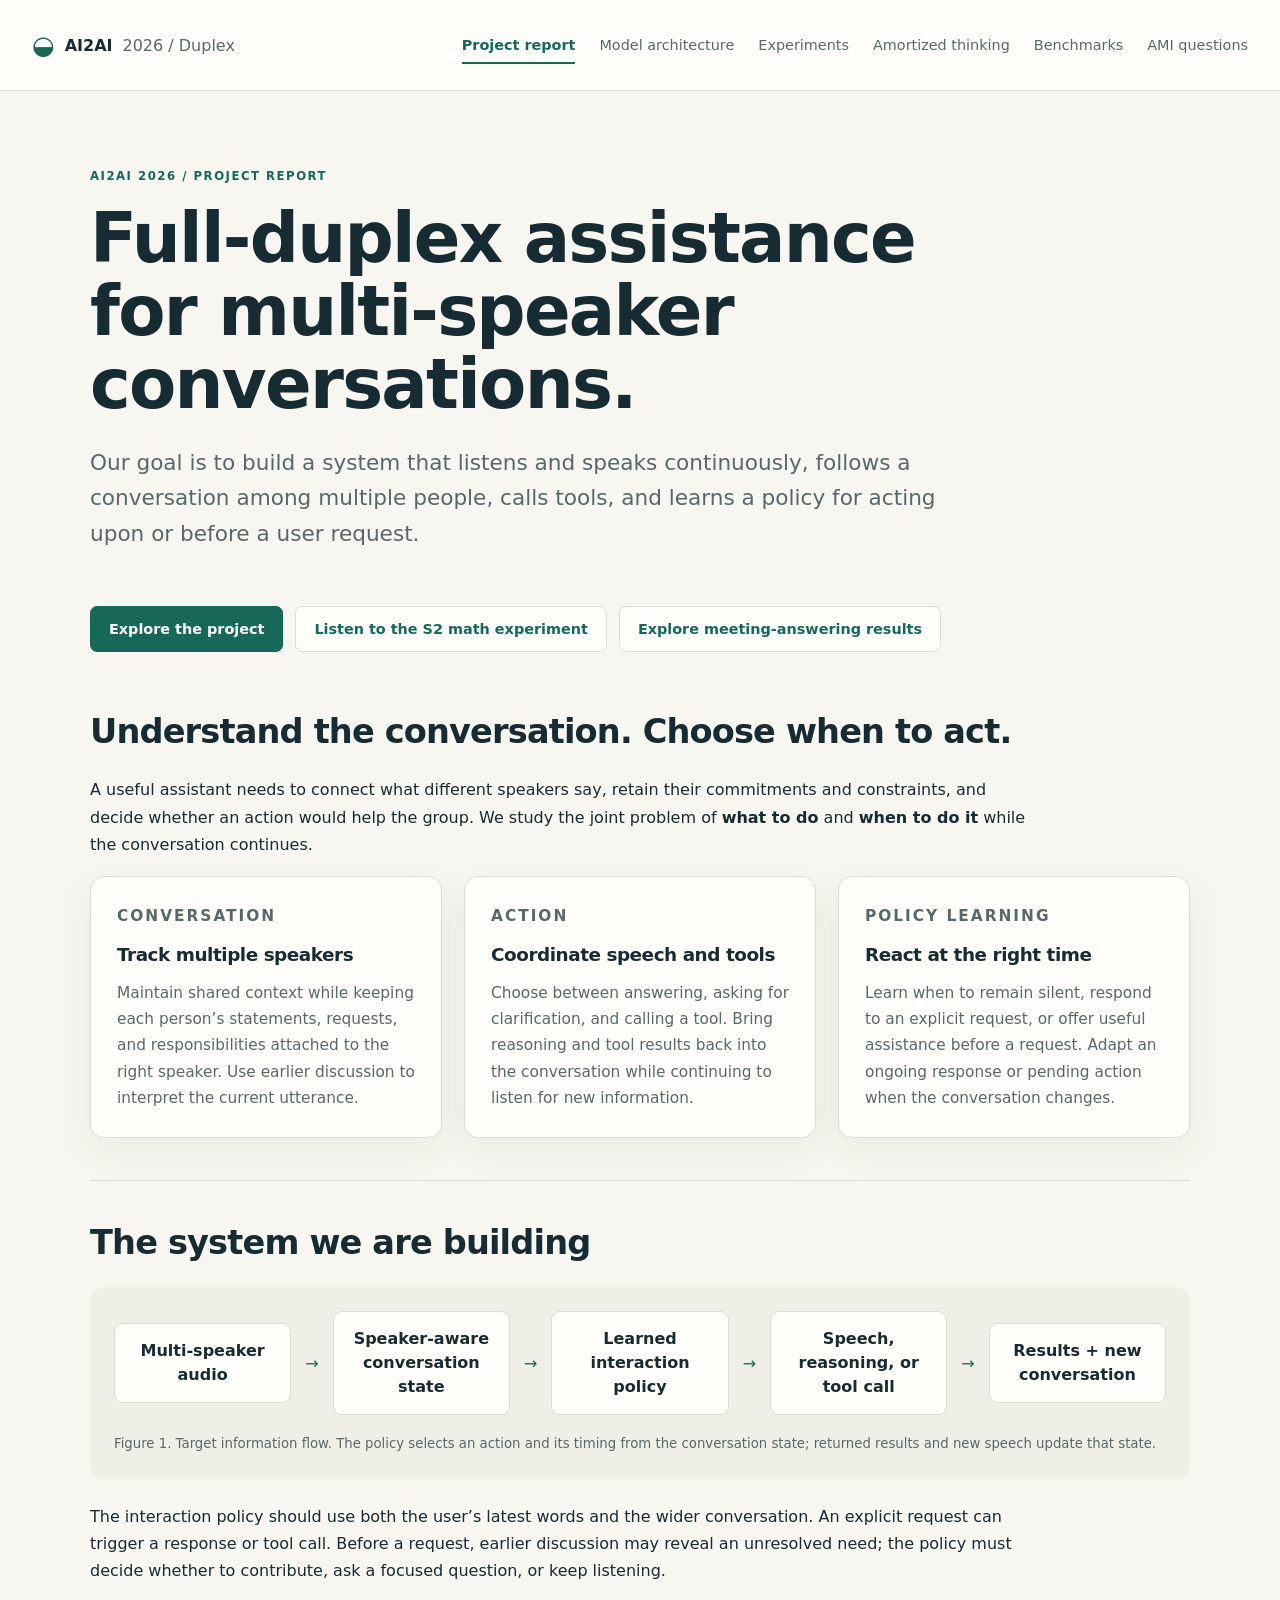
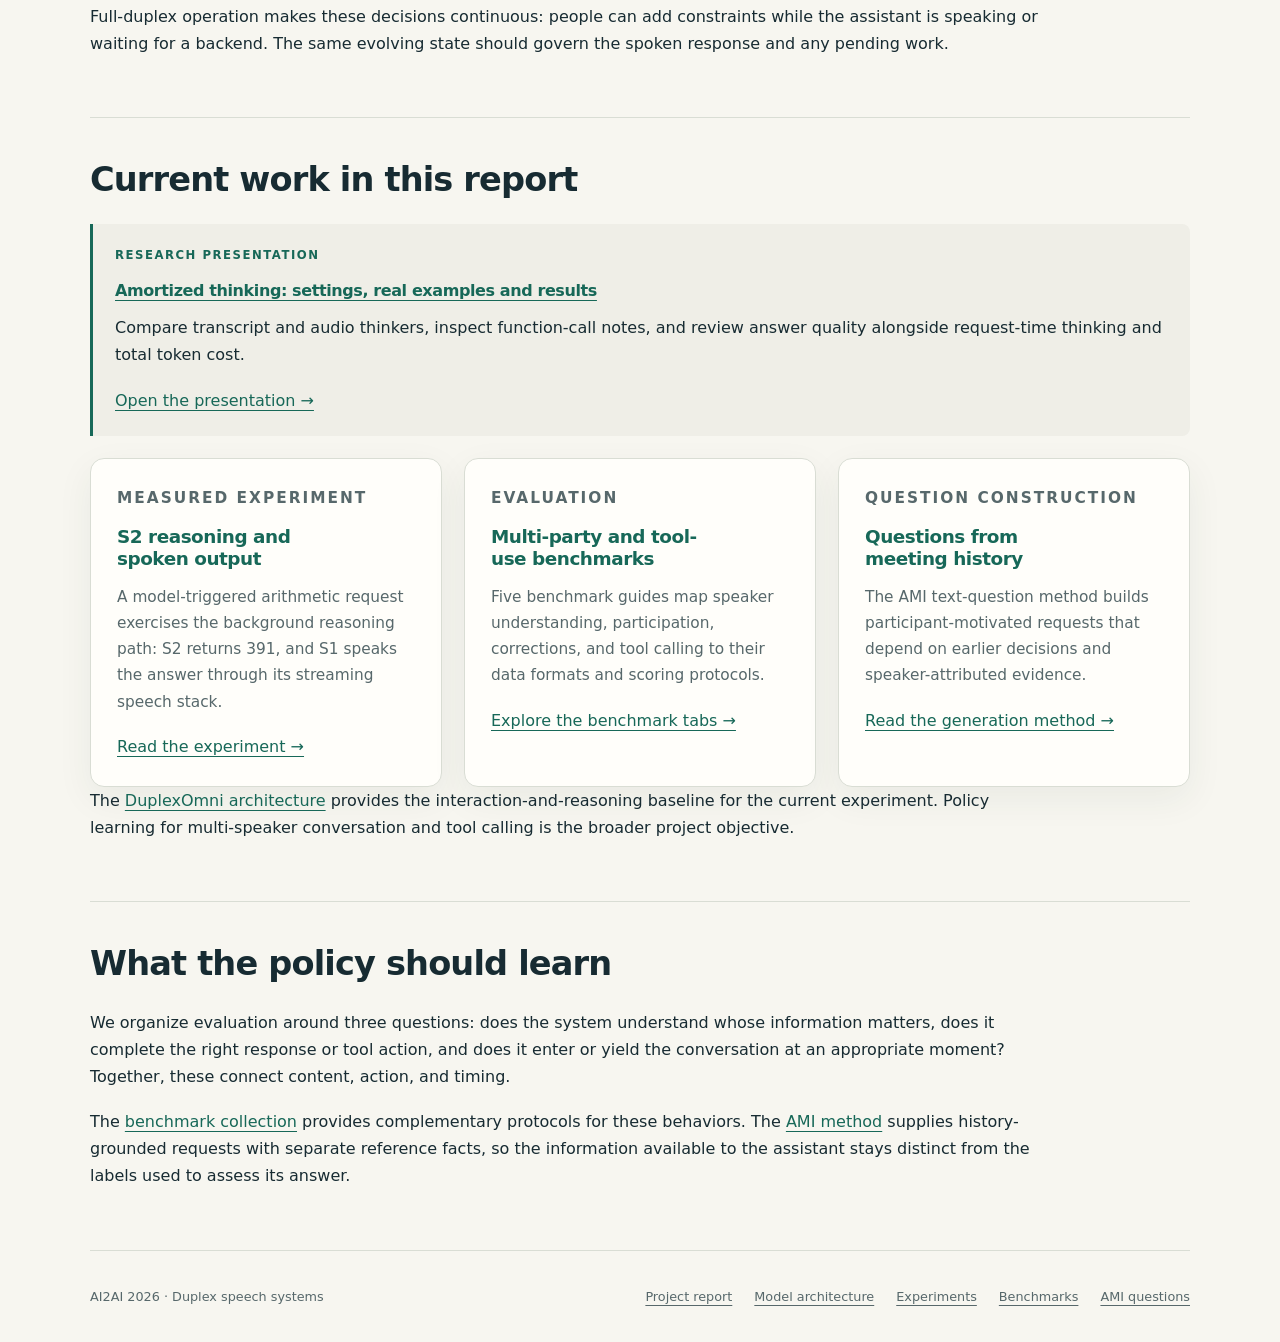
<file: index.html>
<!doctype html><html lang="en"><head><meta charset="utf-8"><meta name="viewport" content="width=device-width, initial-scale=1"><meta name="color-scheme" content="light dark"><meta name="description" content="A full-duplex project on multi-speaker conversation, tool calling, and learning when to react upon or before user requests."><meta name="referrer" content="no-referrer"><title>Project report · AI2AI 2026 Duplex</title><link rel="stylesheet" href="assets/release.css"></head><body><a class="skip-link" href="#main">Skip to content</a><header class="site-nav"><div class="nav-inner"><a class="brand" href="index.html"><span class="brand-mark" aria-hidden="true">◒</span> AI2AI <span>2026 / Duplex</span></a><nav class="nav-links" aria-label="Main navigation"><a href="index.html" aria-current="page">Project report</a><a href="architecture.html">Model architecture</a><a href="reproduction.html">Experiments</a><a href="amortized-thinking.html">Amortized thinking</a><a href="benchmarks.html">Benchmarks</a><a href="ami-questions.html">AMI questions</a></nav></div></header><main id="main" class="container"><header class="hero"><p class="eyebrow">AI2AI 2026 / Project report</p><h1>Full-duplex assistance for multi-speaker conversations.</h1><p class="lede">Our goal is to build a system that listens and speaks continuously, follows a conversation among multiple people, calls tools, and learns a policy for acting upon or before a user request.</p></header><div class="button-row"><a class="button primary" href="#goal">Explore the project</a><a class="button" href="s2.html">Listen to the S2 math experiment</a><a class="button" href="answering-results.html">Explore meeting-answering results</a></div><section class="section" id="goal"><h2>Understand the conversation. Choose when to act.</h2><p>A useful assistant needs to connect what different speakers say, retain their commitments and constraints, and decide whether an action would help the group. We study the joint problem of <strong>what to do</strong> and <strong>when to do it</strong> while the conversation continues.</p><div class="card-grid"><article class="card"><p class="eyebrow">Conversation</p><h3>Track multiple speakers</h3><p>Maintain shared context while keeping each person’s statements, requests, and responsibilities attached to the right speaker. Use earlier discussion to interpret the current utterance.</p></article><article class="card"><p class="eyebrow">Action</p><h3>Coordinate speech and tools</h3><p>Choose between answering, asking for clarification, and calling a tool. Bring reasoning and tool results back into the conversation while continuing to listen for new information.</p></article><article class="card"><p class="eyebrow">Policy learning</p><h3>React at the right time</h3><p>Learn when to remain silent, respond to an explicit request, or offer useful assistance before a request. Adapt an ongoing response or pending action when the conversation changes.</p></article></div></section><section class="section" id="system"><h2>The system we are building</h2><figure class="flow-figure"><div class="flow"><div class="flow-node">Multi-speaker audio</div><span class="arrow" aria-hidden="true">→</span><div class="flow-node">Speaker-aware conversation state</div><span class="arrow" aria-hidden="true">→</span><div class="flow-node">Learned interaction policy</div><span class="arrow" aria-hidden="true">→</span><div class="flow-node">Speech, reasoning, or tool call</div><span class="arrow" aria-hidden="true">→</span><div class="flow-node">Results + new conversation</div></div><figcaption>Figure 1. Target information flow. The policy selects an action and its timing from the conversation state; returned results and new speech update that state.</figcaption></figure><p>The interaction policy should use both the user’s latest words and the wider conversation. An explicit request can trigger a response or tool call. Before a request, earlier discussion may reveal an unresolved need; the policy must decide whether to contribute, ask a focused question, or keep listening.</p><p>Full-duplex operation makes these decisions continuous: people can add constraints while the assistant is speaking or waiting for a backend. The same evolving state should govern the spoken response and any pending work.</p></section><section class="section" id="work"><h2>Current work in this report</h2><article class="callout" id="thinking-presentation-link"><p class="eyebrow">Research presentation</p><h3><a href="amortized-thinking.html">Amortized thinking: settings, real examples and results</a></h3><p>Compare transcript and audio thinkers, inspect function-call notes, and review answer quality alongside request-time thinking and total token cost.</p><a href="amortized-thinking.html">Open the presentation →</a></article><div class="card-grid"><article class="card"><p class="eyebrow">Measured experiment</p><h3><a href="s2.html">S2 reasoning and spoken output</a></h3><p>A model-triggered arithmetic request exercises the background reasoning path: S2 returns 391, and S1 speaks the answer through its streaming speech stack.</p><a href="reproduction.html">Read the experiment →</a></article><article class="card"><p class="eyebrow">Evaluation</p><h3><a href="benchmarks.html">Multi-party and tool-use benchmarks</a></h3><p>Five benchmark guides map speaker understanding, participation, corrections, and tool calling to their data formats and scoring protocols.</p><a href="benchmarks.html">Explore the benchmark tabs →</a></article><article class="card"><p class="eyebrow">Question construction</p><h3><a href="ami-questions.html">Questions from meeting history</a></h3><p>The AMI text-question method builds participant-motivated requests that depend on earlier decisions and speaker-attributed evidence.</p><a href="ami-questions.html">Read the generation method →</a></article></div><p>The <a href="architecture.html">DuplexOmni architecture</a> provides the interaction-and-reasoning baseline for the current experiment. Policy learning for multi-speaker conversation and tool calling is the broader project objective.</p></section><section class="section" id="evaluation"><h2>What the policy should learn</h2><p>We organize evaluation around three questions: does the system understand whose information matters, does it complete the right response or tool action, and does it enter or yield the conversation at an appropriate moment? Together, these connect content, action, and timing.</p><p>The <a href="benchmarks.html">benchmark collection</a> provides complementary protocols for these behaviors. The <a href="ami-questions.html">AMI method</a> supplies history-grounded requests with separate reference facts, so the information available to the assistant stays distinct from the labels used to assess its answer.</p></section></main><footer class="container site-footer"><p>AI2AI 2026 · Duplex speech systems</p><a href="index.html">Project report</a><a href="architecture.html">Model architecture</a><a href="reproduction.html">Experiments</a><a href="benchmarks.html">Benchmarks</a><a href="ami-questions.html">AMI questions</a></footer><script src="assets/release.js" defer></script></body></html>
</file>
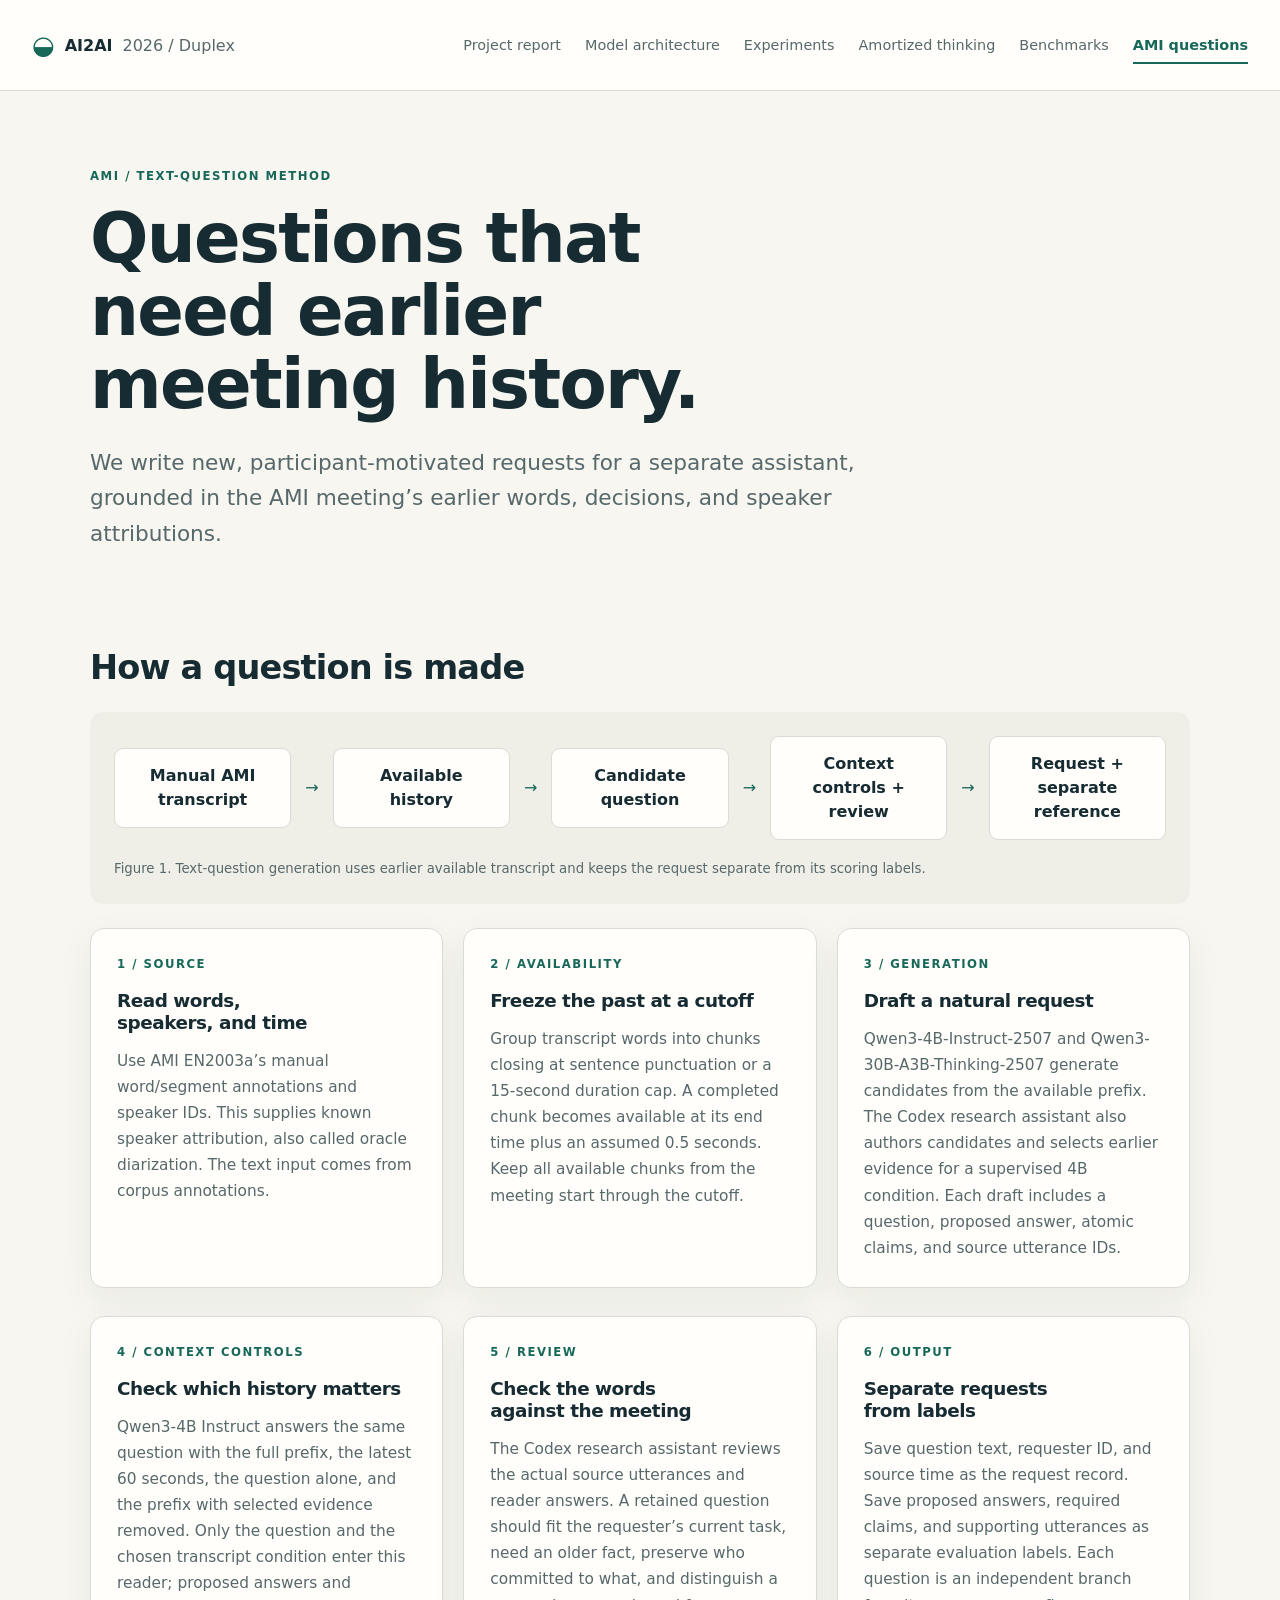
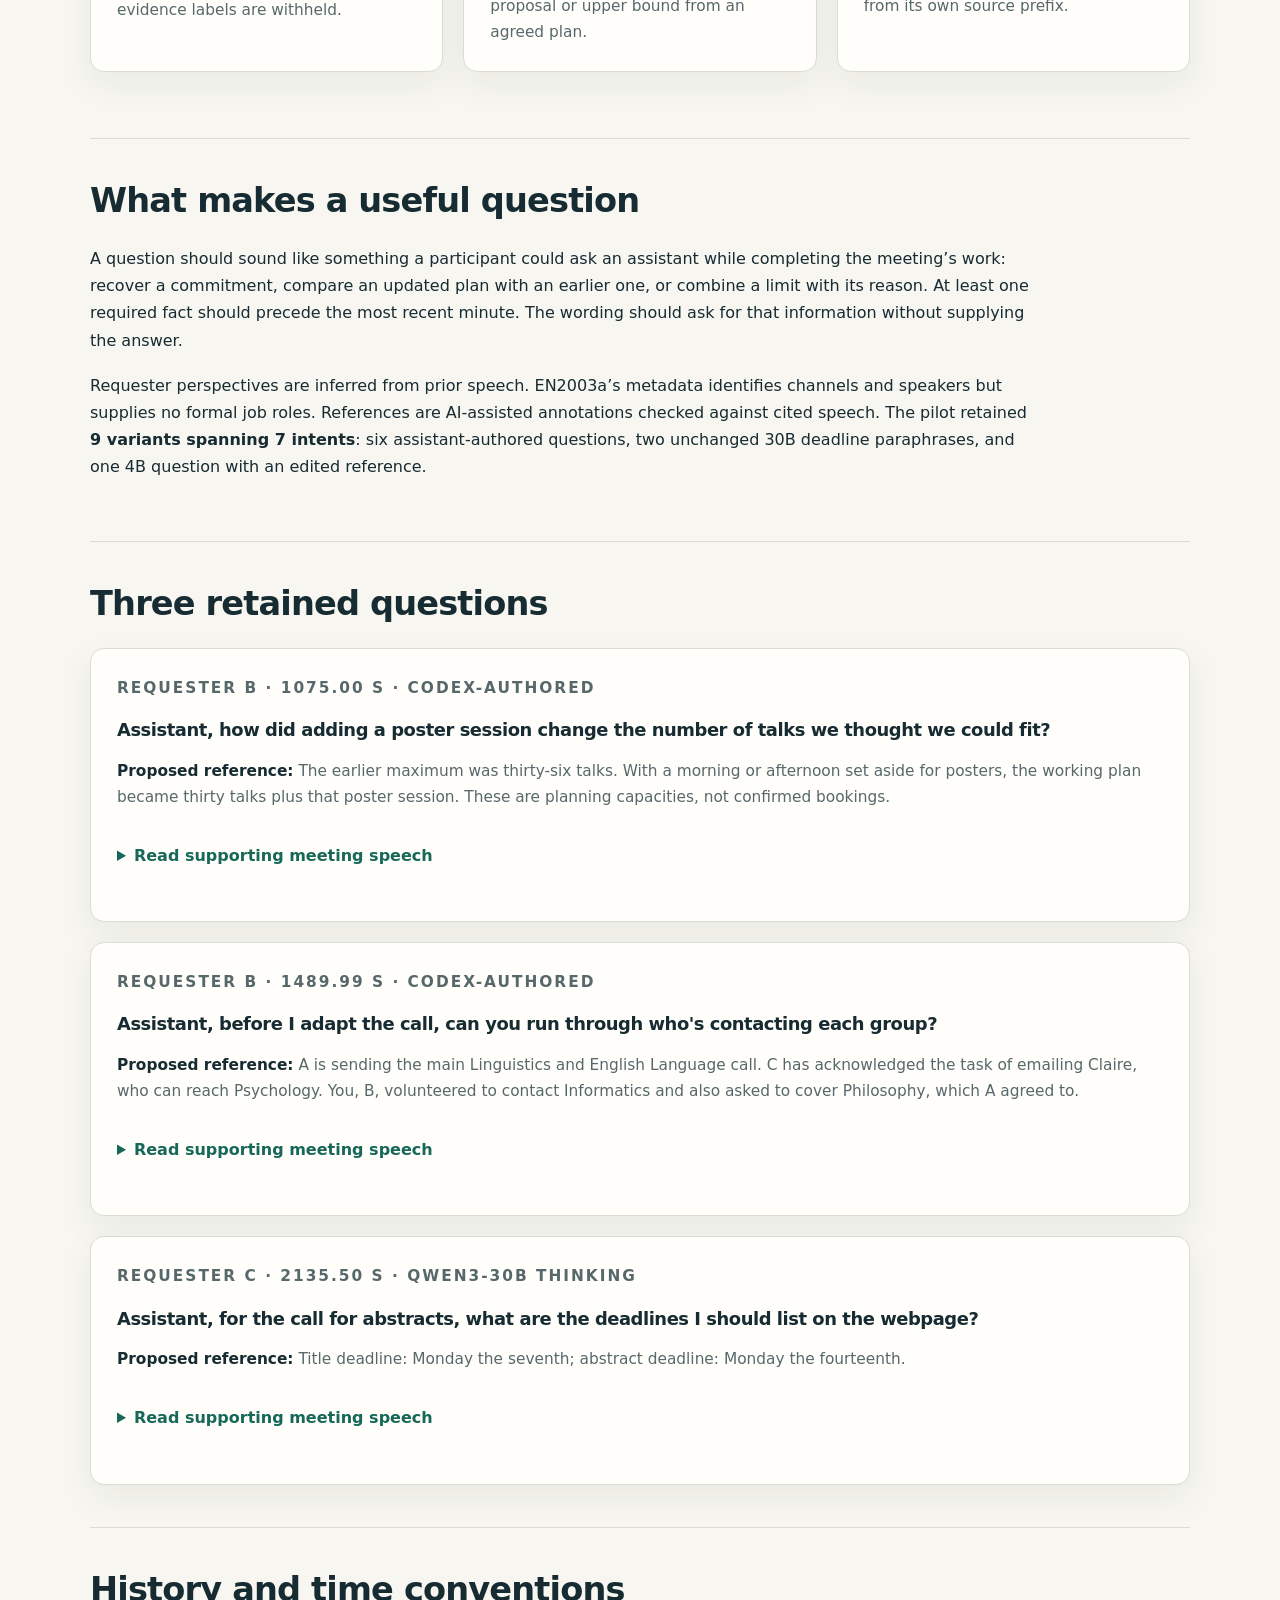
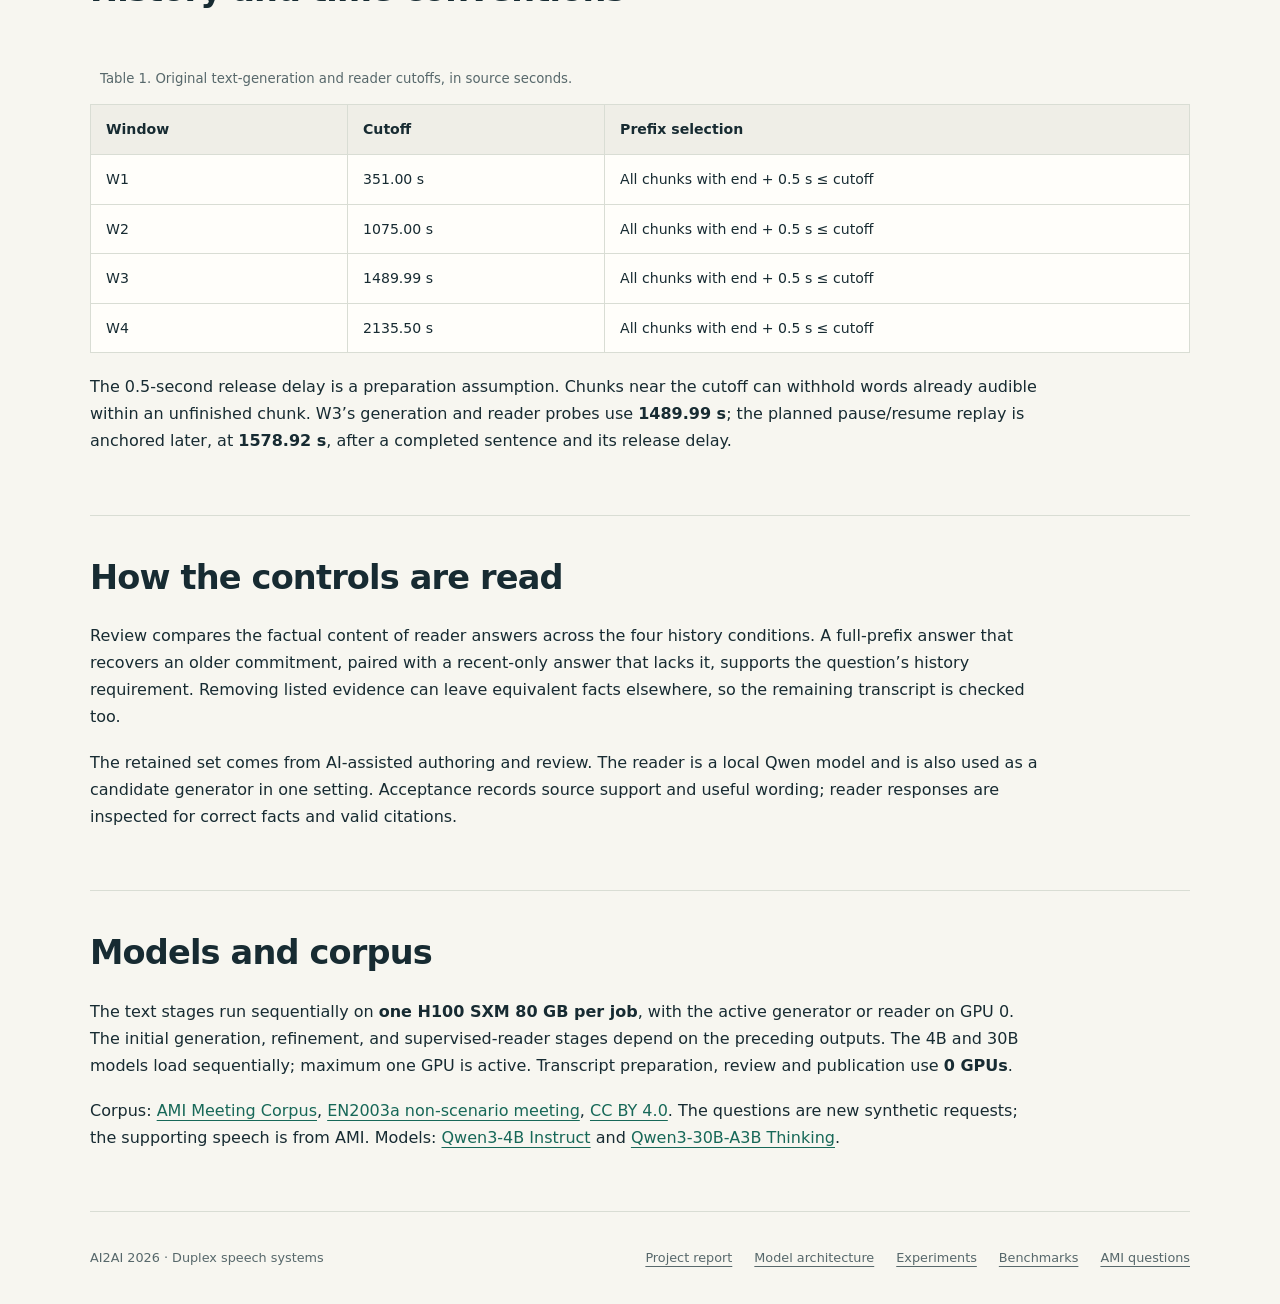
<file: ami-questions.html>
<!doctype html><html lang="en"><head><meta charset="utf-8"><meta name="viewport" content="width=device-width, initial-scale=1"><meta name="color-scheme" content="light dark"><meta name="description" content="How history-grounded AMI meeting questions are generated, reviewed, and separated from reference labels."><meta name="referrer" content="no-referrer"><title>AMI text questions · AI2AI 2026 Duplex</title><link rel="stylesheet" href="assets/release.css"></head><body><a class="skip-link" href="#main">Skip to content</a><header class="site-nav"><div class="nav-inner"><a class="brand" href="index.html"><span class="brand-mark" aria-hidden="true">◒</span> AI2AI <span>2026 / Duplex</span></a><nav class="nav-links" aria-label="Main navigation"><a href="index.html">Project report</a><a href="architecture.html">Model architecture</a><a href="reproduction.html">Experiments</a><a href="amortized-thinking.html">Amortized thinking</a><a href="benchmarks.html">Benchmarks</a><a href="ami-questions.html" aria-current="page">AMI questions</a></nav></div></header><main id="main" class="container"><header class="hero"><p class="eyebrow">AMI / Text-question method</p><h1>Questions that need earlier meeting history.</h1><p class="lede">We write new, participant-motivated requests for a separate assistant, grounded in the AMI meeting’s earlier words, decisions, and speaker attributions.</p></header><section class="section" id="pipeline"><h2>How a question is made</h2><figure class="flow-figure"><div class="flow"><div class="flow-node">Manual AMI transcript</div><span class="arrow" aria-hidden="true">→</span><div class="flow-node">Available history</div><span class="arrow" aria-hidden="true">→</span><div class="flow-node">Candidate question</div><span class="arrow" aria-hidden="true">→</span><div class="flow-node">Context controls + review</div><span class="arrow" aria-hidden="true">→</span><div class="flow-node">Request + separate reference</div></div><figcaption>Figure 1. Text-question generation uses earlier available transcript and keeps the request separate from its scoring labels.</figcaption></figure><ol class="module-grid"><li class="card"><span class="eyebrow">1 / Source</span><h3>Read words, speakers, and time</h3><p>Use AMI EN2003a’s manual word/segment annotations and speaker IDs. This supplies known speaker attribution, also called oracle diarization. The text input comes from corpus annotations.</p></li><li class="card"><span class="eyebrow">2 / Availability</span><h3>Freeze the past at a cutoff</h3><p>Group transcript words into chunks closing at sentence punctuation or a 15-second duration cap. A completed chunk becomes available at its end time plus an assumed 0.5 seconds. Keep all available chunks from the meeting start through the cutoff.</p></li><li class="card"><span class="eyebrow">3 / Generation</span><h3>Draft a natural request</h3><p>Qwen3-4B-Instruct-2507 and Qwen3-30B-A3B-Thinking-2507 generate candidates from the available prefix. The Codex research assistant also authors candidates and selects earlier evidence for a supervised 4B condition. Each draft includes a question, proposed answer, atomic claims, and source utterance IDs.</p></li><li class="card"><span class="eyebrow">4 / Context controls</span><h3>Check which history matters</h3><p>Qwen3-4B Instruct answers the same question with the full prefix, the latest 60 seconds, the question alone, and the prefix with selected evidence removed. Only the question and the chosen transcript condition enter this reader; proposed answers and evidence labels are withheld.</p></li><li class="card"><span class="eyebrow">5 / Review</span><h3>Check the words against the meeting</h3><p>The Codex research assistant reviews the actual source utterances and reader answers. A retained question should fit the requester’s current task, need an older fact, preserve who committed to what, and distinguish a proposal or upper bound from an agreed plan.</p></li><li class="card"><span class="eyebrow">6 / Output</span><h3>Separate requests from labels</h3><p>Save question text, requester ID, and source time as the request record. Save proposed answers, required claims, and supporting utterances as separate evaluation labels. Each question is an independent branch from its own source prefix.</p></li></ol></section><section class="section" id="design"><h2>What makes a useful question</h2><p>A question should sound like something a participant could ask an assistant while completing the meeting’s work: recover a commitment, compare an updated plan with an earlier one, or combine a limit with its reason. At least one required fact should precede the most recent minute. The wording should ask for that information without supplying the answer.</p><p>Requester perspectives are inferred from prior speech. EN2003a’s metadata identifies channels and speakers but supplies no formal job roles. References are AI-assisted annotations checked against cited speech. The pilot retained <strong>9 variants spanning 7 intents</strong>: six assistant-authored questions, two unchanged 30B deadline paraphrases, and one 4B question with an edited reference.</p></section><section class="section" id="examples"><h2>Three retained questions</h2><div class="question-list"><article class="card question-card"><p class="eyebrow">Requester B · 1075.00 s · Codex-authored</p><h3>Assistant, how did adding a poster session change the number of talks we thought we could fit?</h3><p><strong>Proposed reference:</strong> The earlier maximum was thirty-six talks. With a morning or afternoon set aside for posters, the working plan became thirty talks plus that poster session. These are planning capacities, not confirmed bookings.</p><details><summary>Read supporting meeting speech</summary><ul><li><strong>Speaker A</strong> · 577.81–579.50 s<p>Maximum thirty six.</p></li><li><strong>Speaker A</strong> · 787.19–789.82 s<p>So that means we could have thirty talks.</p></li><li><strong>Speaker A</strong> · 791.84–797.02 s<p>Plus uh one A_M_ or P_M_ of posters.</p></li></ul></details></article><article class="card question-card"><p class="eyebrow">Requester B · 1489.99 s · Codex-authored</p><h3>Assistant, before I adapt the call, can you run through who&#x27;s contacting each group?</h3><p><strong>Proposed reference:</strong> A is sending the main Linguistics and English Language call. C has acknowledged the task of emailing Claire, who can reach Psychology. You, B, volunteered to contact Informatics and also asked to cover Philosophy, which A agreed to.</p><details><summary>Read supporting meeting speech</summary><ul><li><strong>Speaker A</strong> · 189.09–195.82 s<p>Um now Claire, that&#x27;s the other thing, she can deal with the Psychology.</p></li><li><strong>Speaker A</strong> · 1101.38–1113.09 s<p>So I&#x27;ve uh Okay, so English language um we&#x27;ll put on the main call, and I&#x27;ll just I I&#x27;ll just kinda market it as an linguistics and English language or something like that, I think.</p></li><li><strong>Speaker A</strong> · 1347.51–1353.99 s<p>So So you&#x27;re going to email Claire.</p></li><li><strong>Speaker C</strong> · 1352.40–1354.06 s<p>Of Yeah.</p></li><li><strong>Speaker A</strong> · 1353.99–1359.06 s<p>Um so who wants to send something out to Informatics?</p></li><li><strong>Speaker B</strong> · 1359.57–1359.98 s<p>I&#x27;ll do that.</p></li><li><strong>Speaker B</strong> · 1361.93–1363.36 s<p>And should I get in touch with Philosophy as well?</p></li><li><strong>Speaker A</strong> · 1363.67–1365.25 s<p>Yeah, sure.</p></li></ul></details></article><article class="card question-card"><p class="eyebrow">Requester C · 2135.50 s · Qwen3-30B Thinking</p><h3>Assistant, for the call for abstracts, what are the deadlines I should list on the webpage?</h3><p><strong>Proposed reference:</strong> Title deadline: Monday the seventh; abstract deadline: Monday the fourteenth.</p><details><summary>Read supporting meeting speech</summary><ul><li><strong>Speaker A</strong> · 1976.72–1982.94 s<p>Okay, so So Monday the seventh is the title.</p></li><li><strong>Speaker A</strong> · 1985.25–1992.00 s<p>Like um And Monday the fourteenth for the abstract.</p></li></ul></details></article></div></section><section class="section" id="timing"><h2>History and time conventions</h2><div class="table-wrap"><table><caption>Table 1. Original text-generation and reader cutoffs, in source seconds.</caption><thead><tr><th scope="col">Window</th><th scope="col">Cutoff</th><th scope="col">Prefix selection</th></tr></thead><tbody><tr><td>W1</td><td>351.00 s</td><td>All chunks with end + 0.5 s ≤ cutoff</td></tr><tr><td>W2</td><td>1075.00 s</td><td>All chunks with end + 0.5 s ≤ cutoff</td></tr><tr><td>W3</td><td>1489.99 s</td><td>All chunks with end + 0.5 s ≤ cutoff</td></tr><tr><td>W4</td><td>2135.50 s</td><td>All chunks with end + 0.5 s ≤ cutoff</td></tr></tbody></table></div><p>The 0.5-second release delay is a preparation assumption. Chunks near the cutoff can withhold words already audible within an unfinished chunk. W3’s generation and reader probes use <strong>1489.99 s</strong>; the planned pause/resume replay is anchored later, at <strong>1578.92 s</strong>, after a completed sentence and its release delay.</p></section><section class="section" id="controls"><h2>How the controls are read</h2><p>Review compares the factual content of reader answers across the four history conditions. A full-prefix answer that recovers an older commitment, paired with a recent-only answer that lacks it, supports the question’s history requirement. Removing listed evidence can leave equivalent facts elsewhere, so the remaining transcript is checked too.</p><p>The retained set comes from AI-assisted authoring and review. The reader is a local Qwen model and is also used as a candidate generator in one setting. Acceptance records source support and useful wording; reader responses are inspected for correct facts and valid citations.</p></section><section class="section" id="resources"><h2>Models and corpus</h2><p>The text stages run sequentially on <strong>one H100 SXM 80 GB per job</strong>, with the active generator or reader on GPU 0. The initial generation, refinement, and supervised-reader stages depend on the preceding outputs. The 4B and 30B models load sequentially; maximum one GPU is active. Transcript preparation, review and publication use <strong>0 GPUs</strong>.</p><p>Corpus: <a href="https://groups.inf.ed.ac.uk/ami/">AMI Meeting Corpus</a>, <a href="https://groups.inf.ed.ac.uk/ami/corpus/nonscenariomeetings.shtml">EN2003a non-scenario meeting</a>, <a href="https://creativecommons.org/licenses/by/4.0/">CC BY 4.0</a>. The questions are new synthetic requests; the supporting speech is from AMI. Models: <a href="https://huggingface.co/Qwen/Qwen3-4B-Instruct-2507">Qwen3-4B Instruct</a> and <a href="https://huggingface.co/Qwen/Qwen3-30B-A3B-Thinking-2507">Qwen3-30B-A3B Thinking</a>.</p></section></main><footer class="container site-footer"><p>AI2AI 2026 · Duplex speech systems</p><a href="index.html">Project report</a><a href="architecture.html">Model architecture</a><a href="reproduction.html">Experiments</a><a href="benchmarks.html">Benchmarks</a><a href="ami-questions.html">AMI questions</a></footer><script src="assets/release.js" defer></script></body></html>
</file>
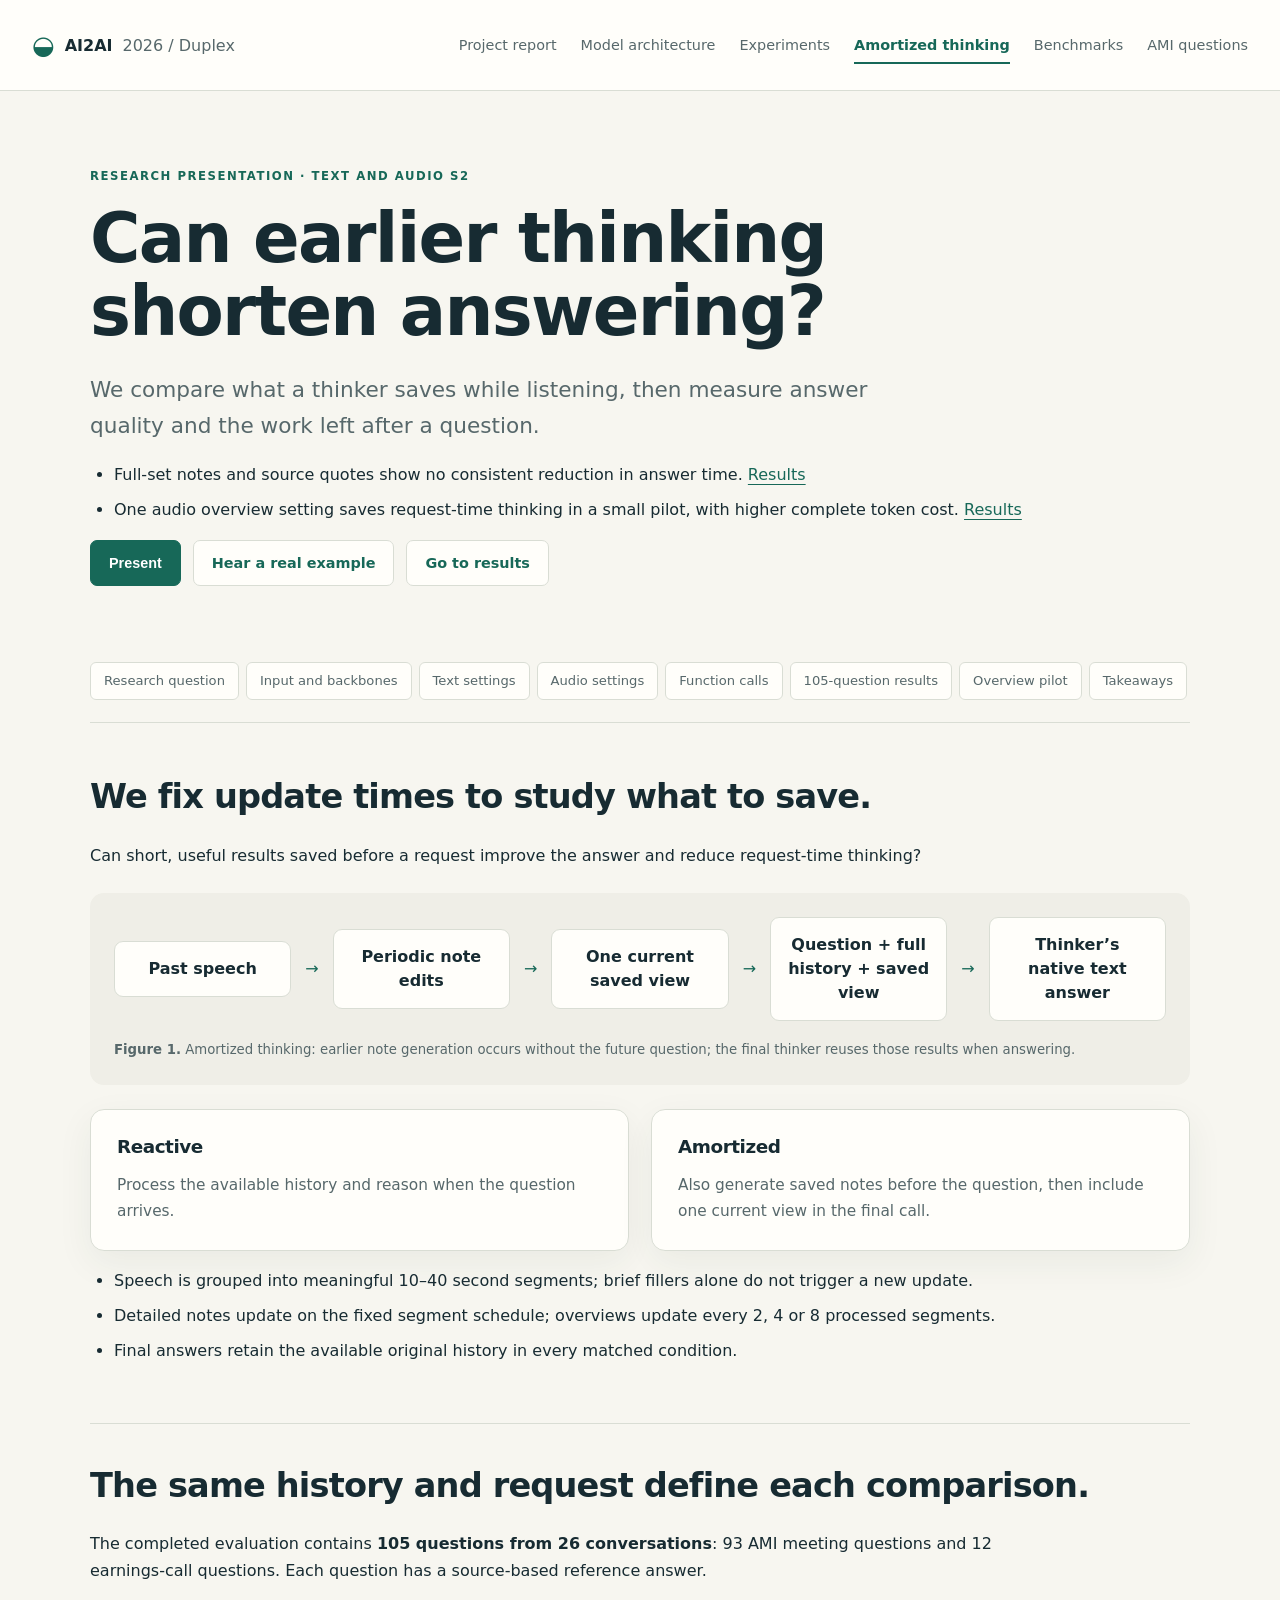
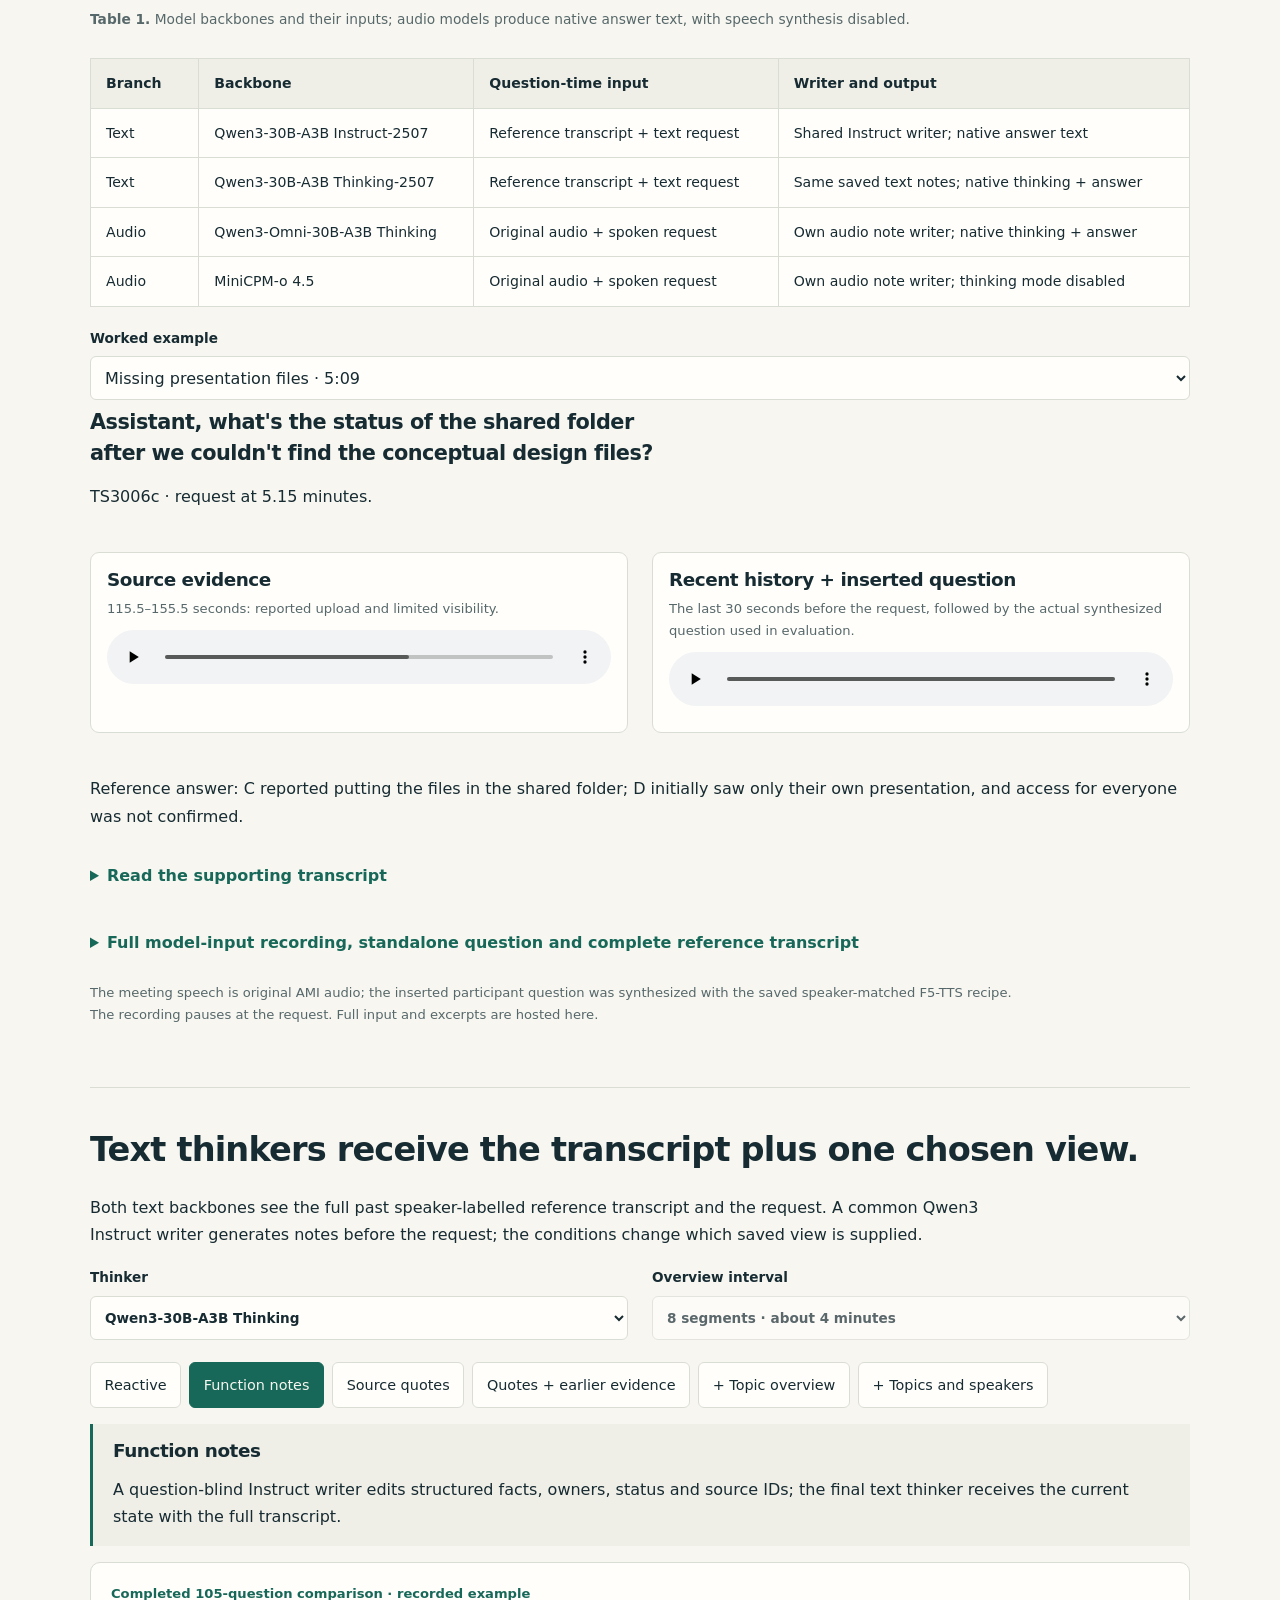
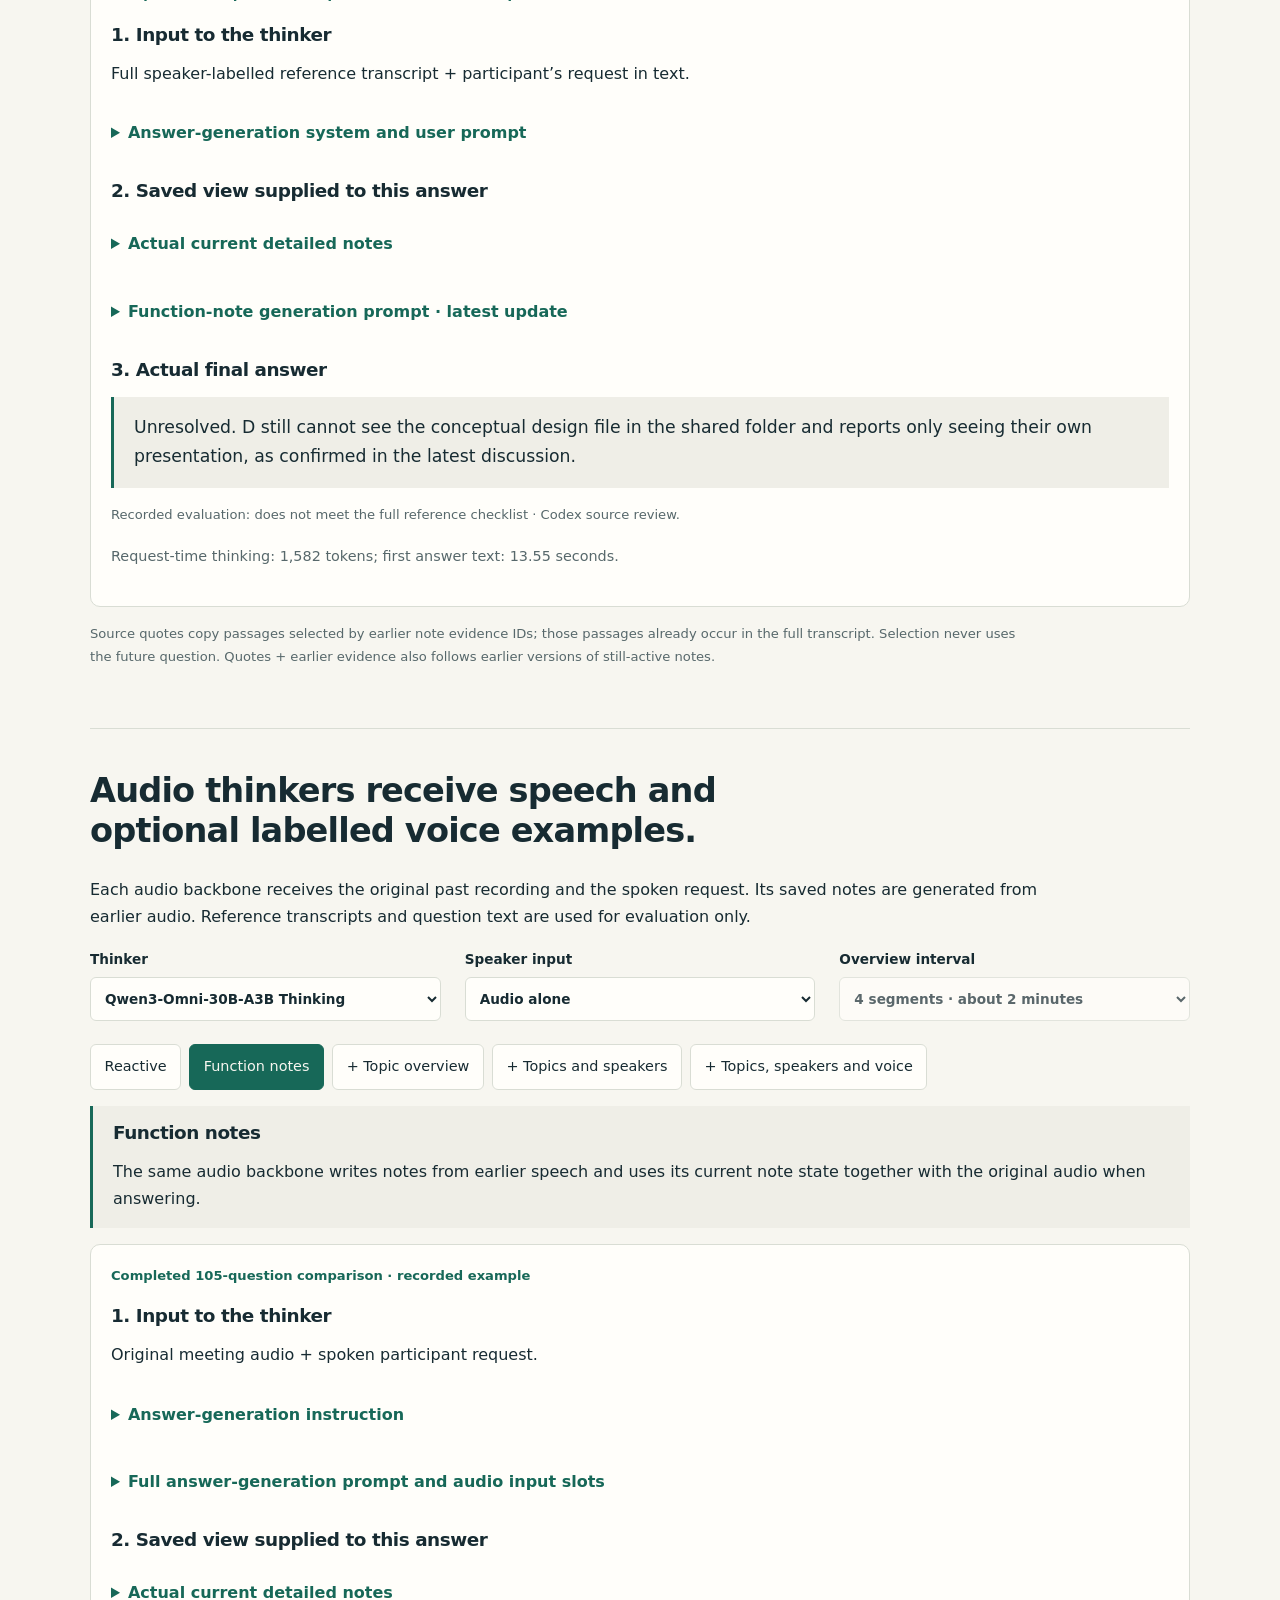
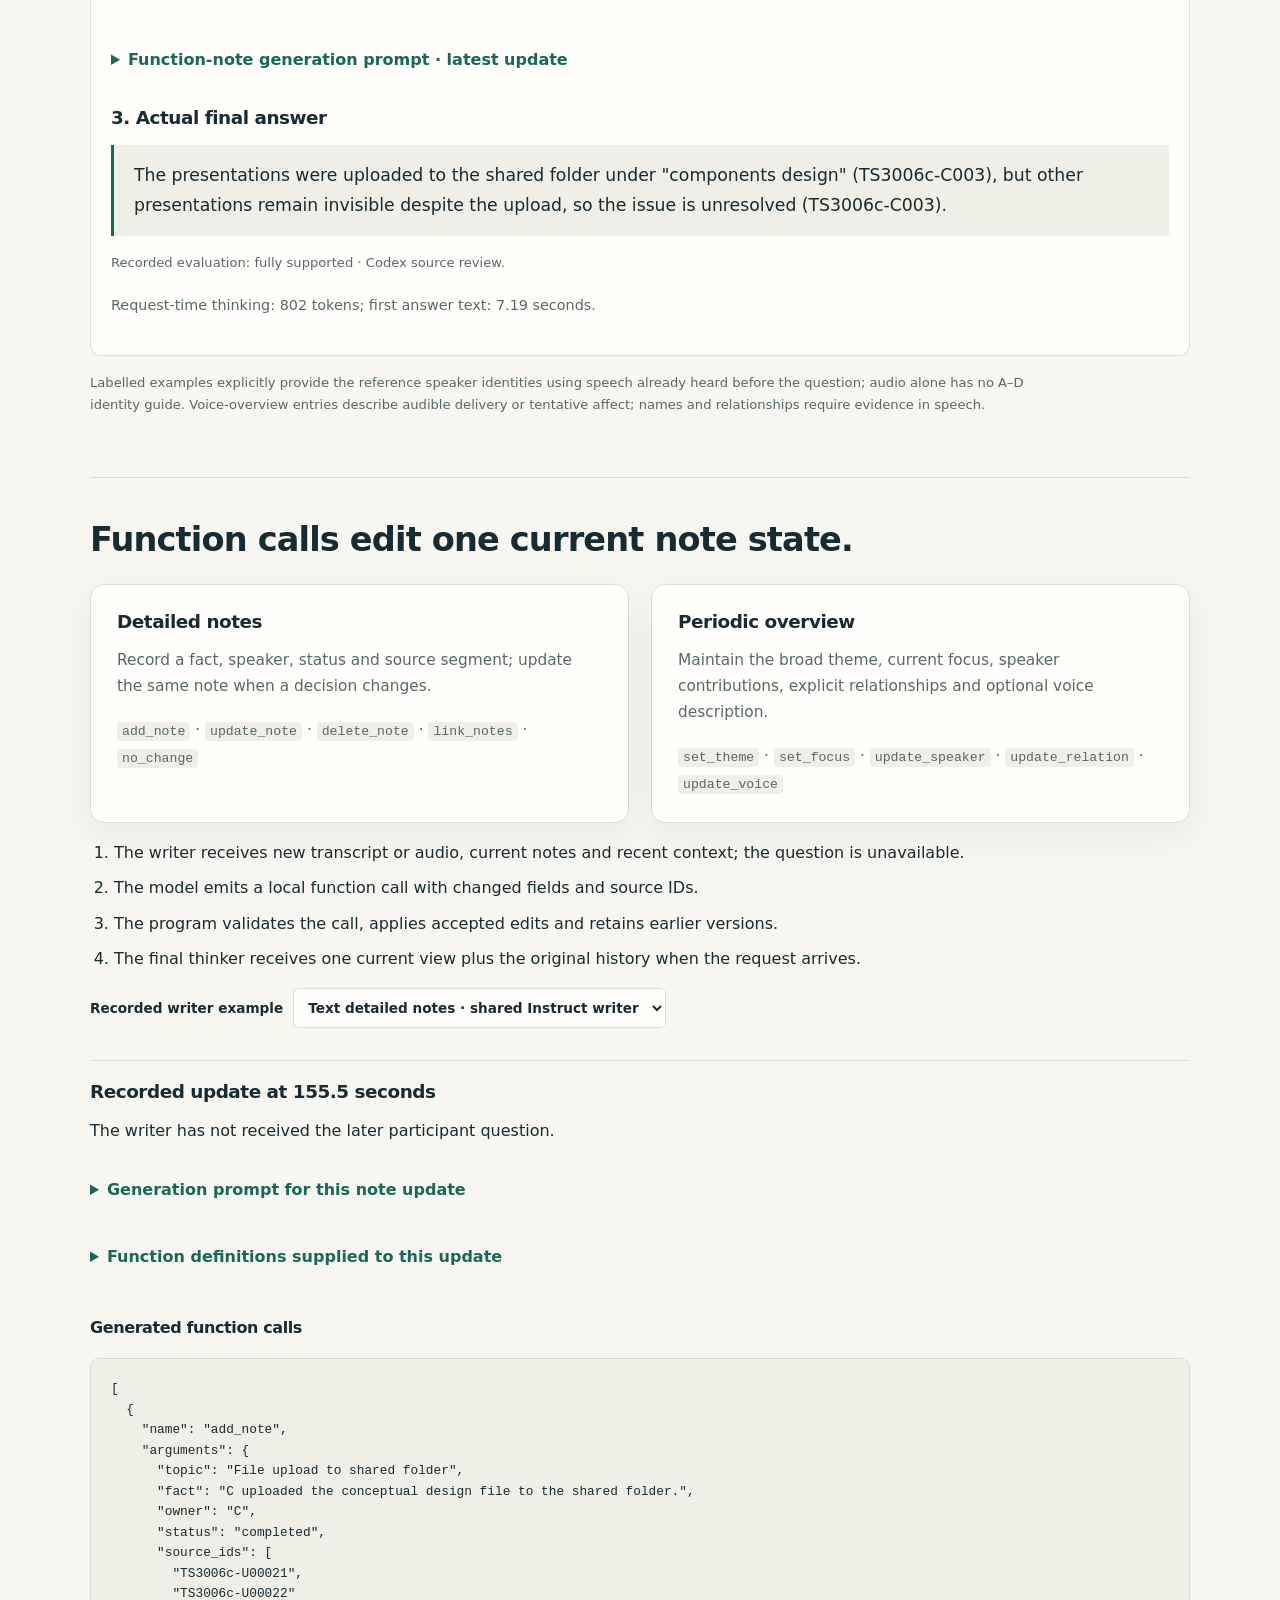
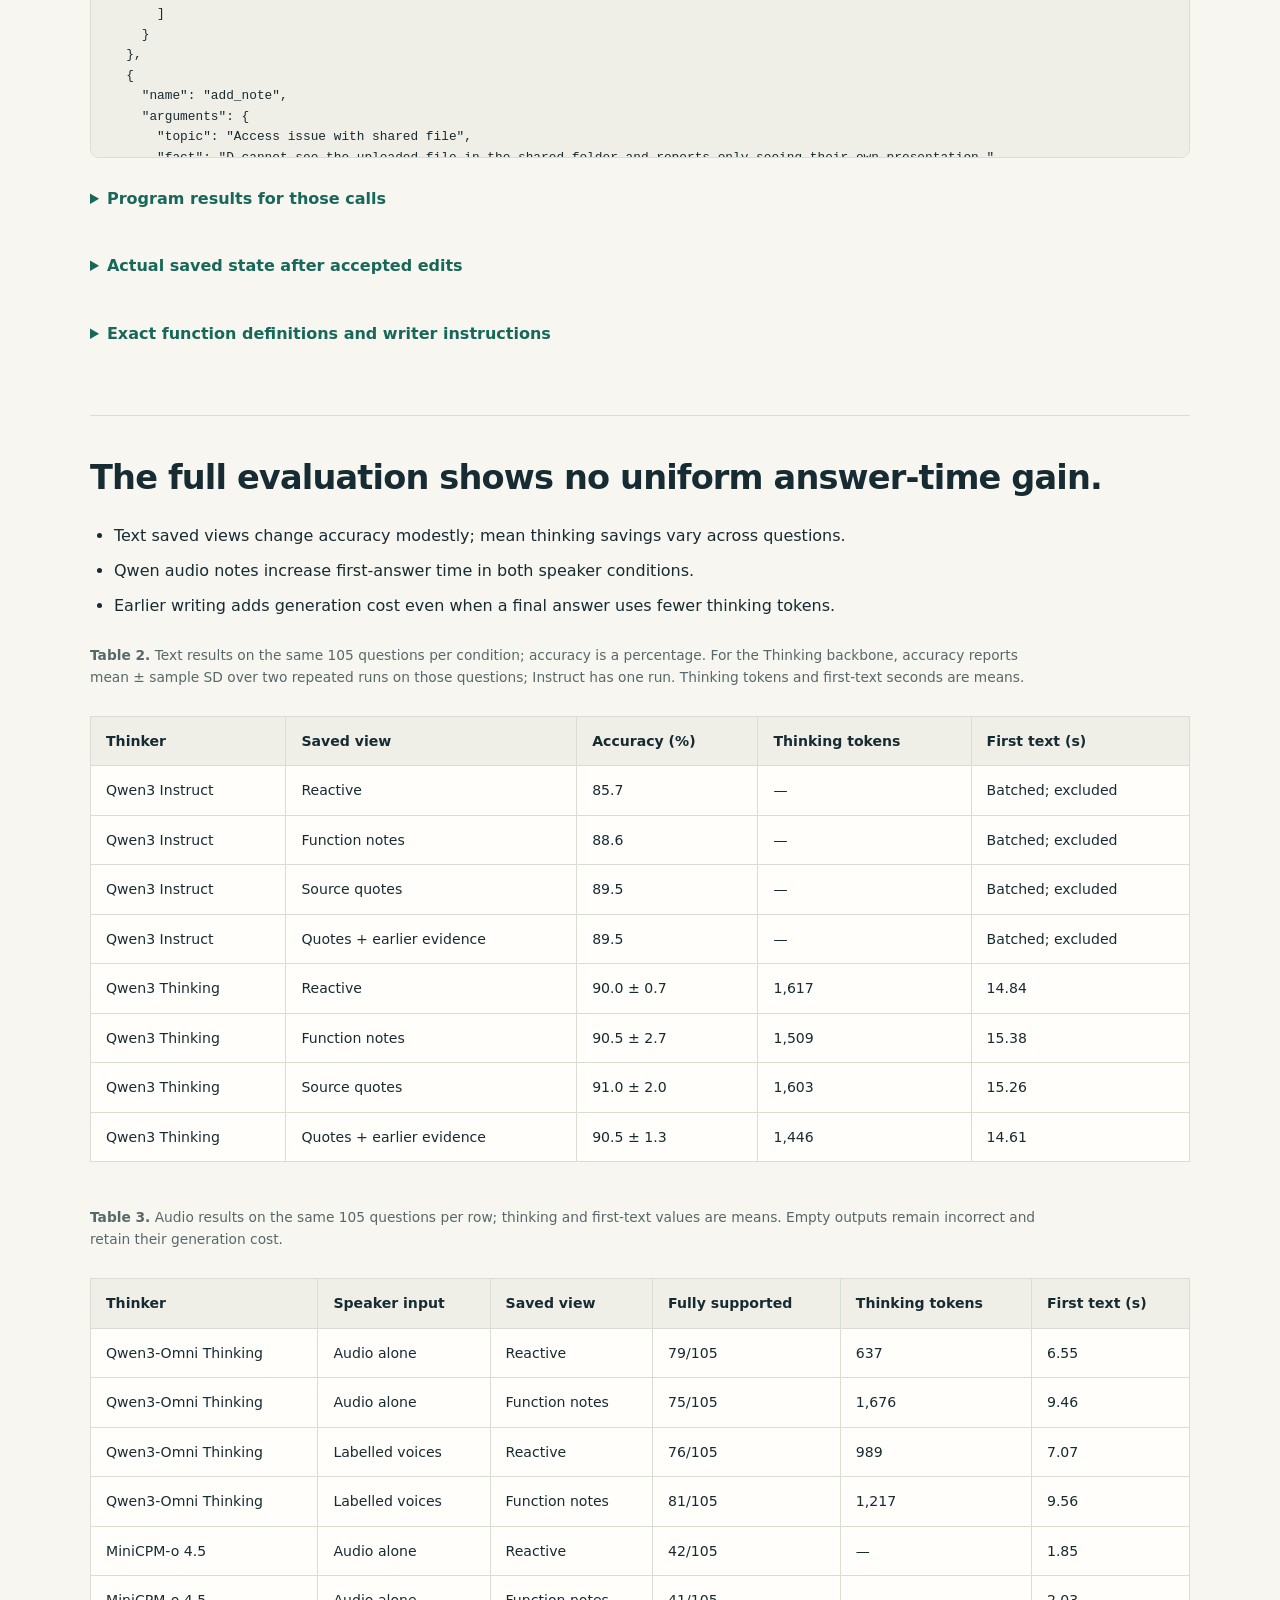
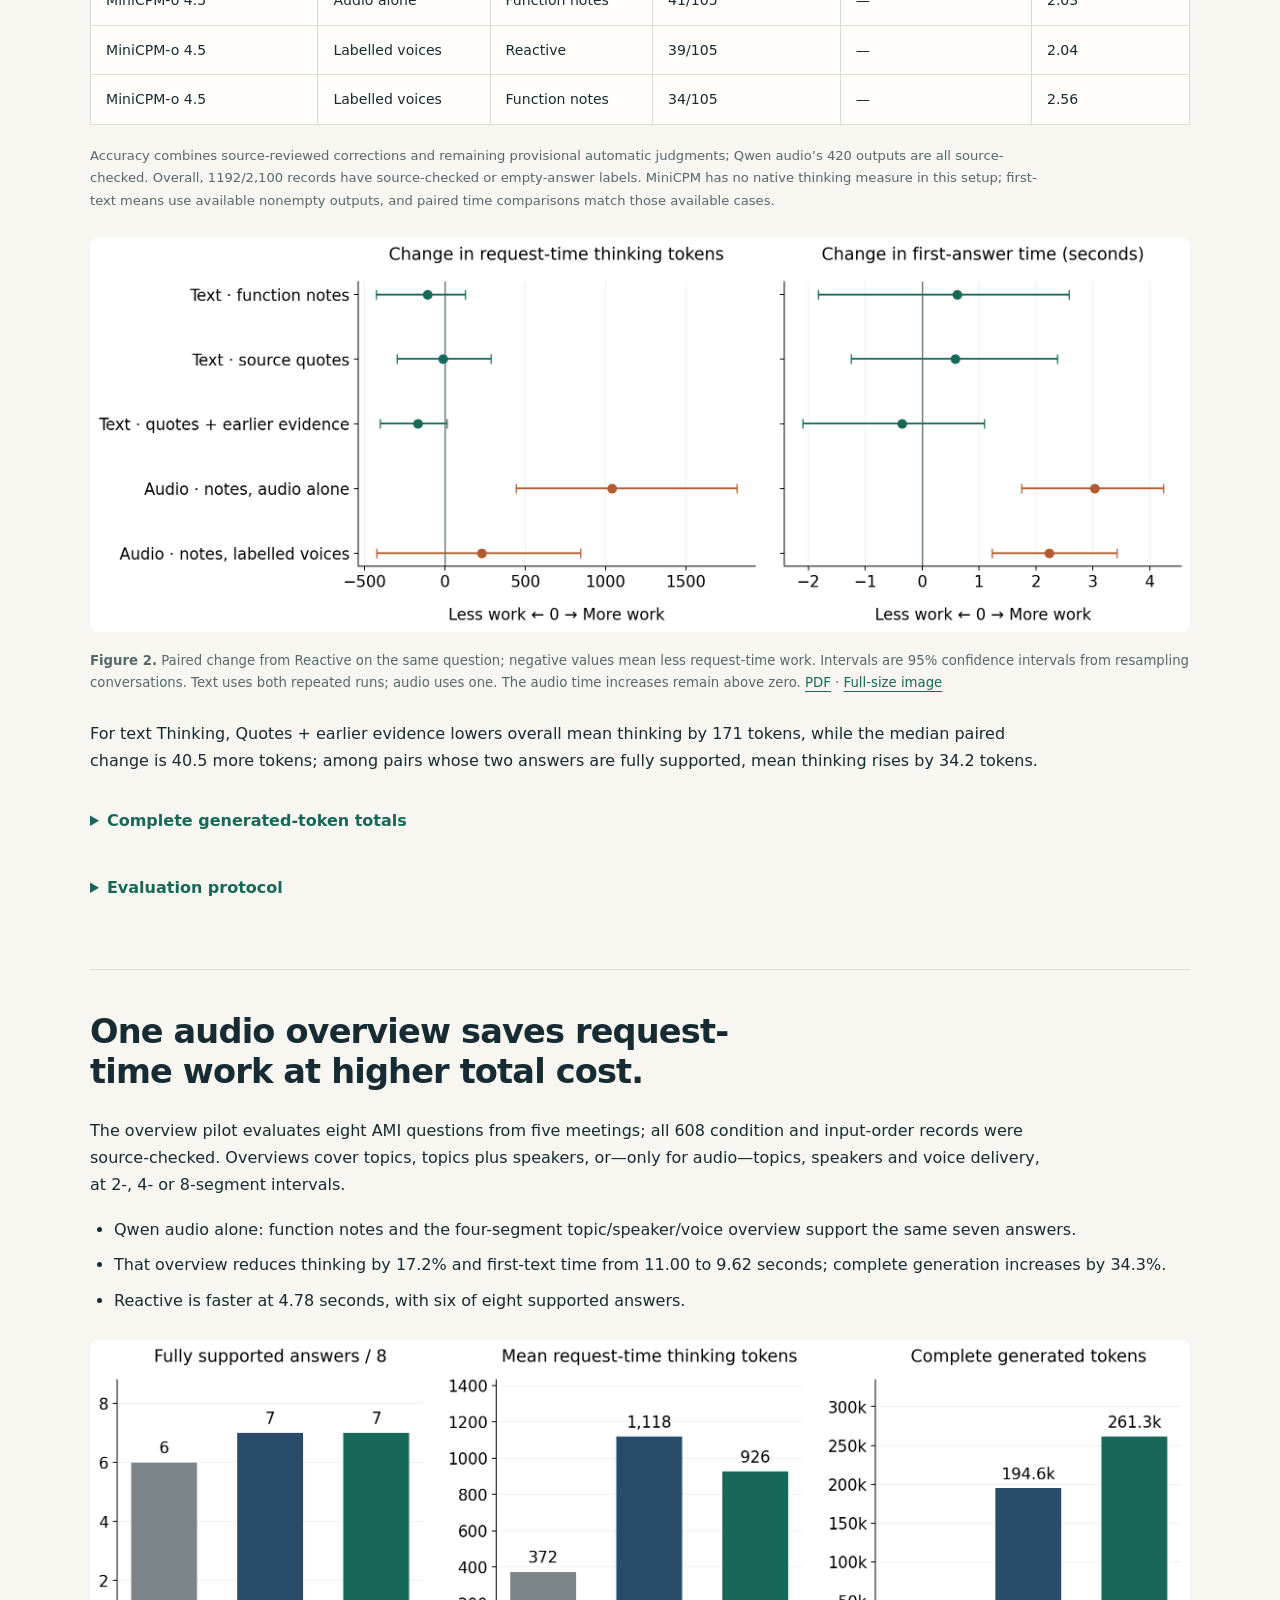
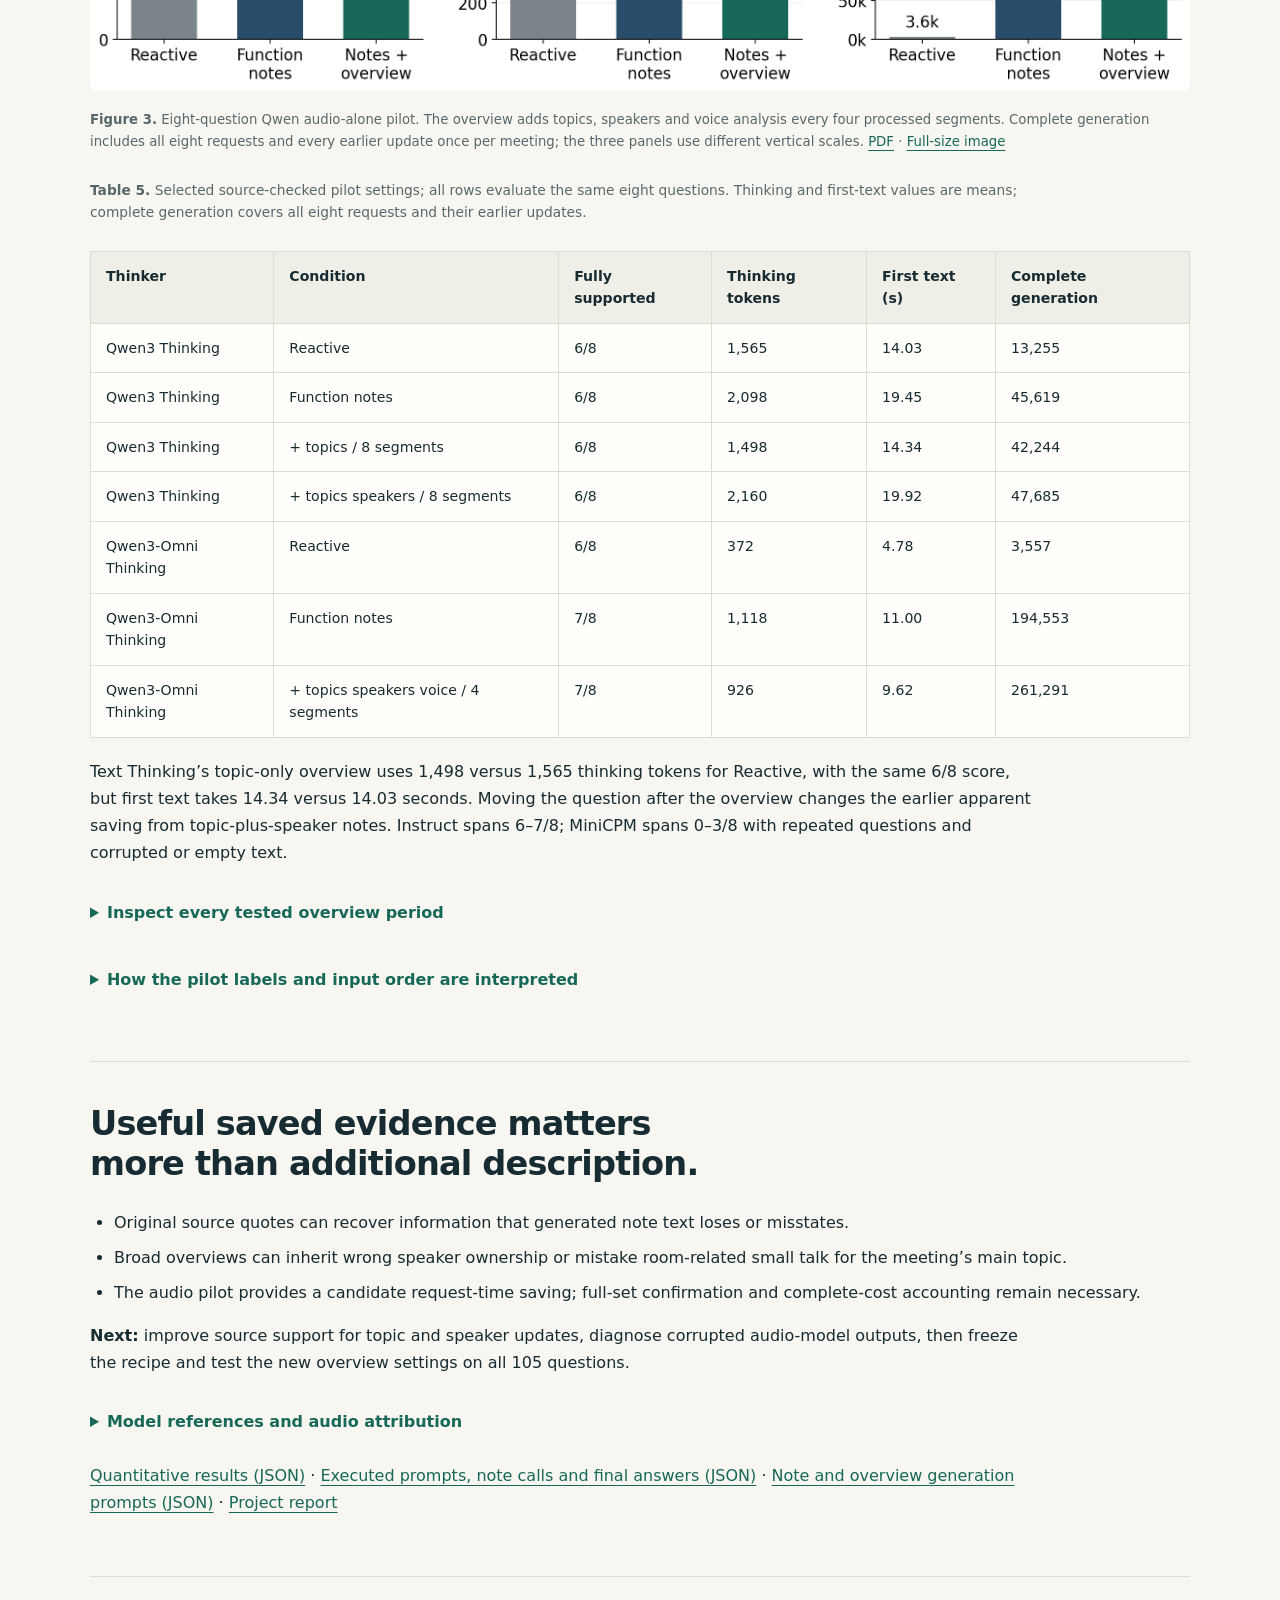
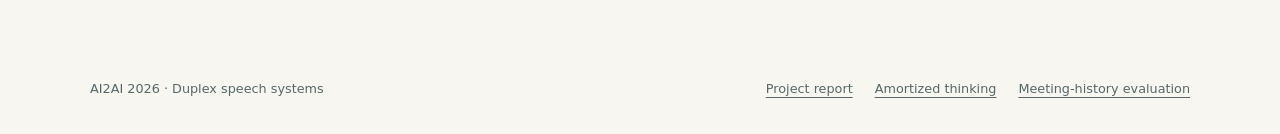
<file: amortized-thinking.html>
<!doctype html><html lang="en"><head><meta charset="utf-8"><meta name="viewport" content="width=device-width,initial-scale=1"><meta name="description" content="Amortized thinking experiments: text and audio settings, actual input recordings, executed prompts, saved notes, native answers and quantitative evaluation."><meta name="color-scheme" content="light dark"><meta name="referrer" content="no-referrer"><title>Amortized thinking · AI2AI 2026 Duplex</title><link rel="stylesheet" href="assets/release.css"><link rel="stylesheet" href="assets/amortized-thinking/presentation.css"></head><body><a class="skip-link" href="#main">Skip to content</a><header class="site-nav"><div class="nav-inner"><a class="brand" href="index.html"><span class="brand-mark" aria-hidden="true">◒</span> AI2AI <span>2026 / Duplex</span></a><nav class="nav-links" aria-label="Main navigation"><a href="index.html">Project report</a><a href="architecture.html">Model architecture</a><a href="reproduction.html">Experiments</a><a href="amortized-thinking.html" aria-current="page">Amortized thinking</a><a href="benchmarks.html">Benchmarks</a><a href="ami-questions.html">AMI questions</a></nav></div></header><main id="main" class="container thinking-presentation"><header class="hero"><p class="eyebrow">Research presentation · text and audio S2</p><h1>Can earlier thinking shorten answering?</h1><p class="lede">We compare what a thinker saves while listening, then measure answer quality and the work left after a question.</p><ul class="opening-findings"><li>Full-set notes and source quotes show no consistent reduction in answer time. <a href="#full-results">Results</a></li><li>One audio overview setting saves request-time thinking in a small pilot, with higher complete token cost. <a href="#overview-results">Results</a></li></ul><div class="button-row"><button class="button primary" id="present-toggle" type="button">Present</button><a class="button" href="#shared-input">Hear a real example</a><a class="button" href="#full-results">Go to results</a></div></header><nav class="review-tabs talk-tabs" aria-label="Presentation sections"><a href="#question">Research question</a><a href="#shared-input">Input and backbones</a><a href="#text-settings">Text settings</a><a href="#audio-settings">Audio settings</a><a href="#note-functions">Function calls</a><a href="#full-results">105-question results</a><a href="#overview-results">Overview pilot</a><a href="#takeaways">Takeaways</a></nav><section class="section talk-stage" id="question" data-stage-title="We fix update times to study what to save."><h2>We fix update times to study what to save.</h2><p>Can short, useful results saved before a request improve the answer and reduce request-time thinking?</p><figure class="flow-figure"><div class="flow"><div class="flow-node">Past speech</div><span class="arrow">→</span><div class="flow-node">Periodic note edits</div><span class="arrow">→</span><div class="flow-node">One current saved view</div><span class="arrow">→</span><div class="flow-node">Question + full history + saved view</div><span class="arrow">→</span><div class="flow-node">Thinker’s native text answer</div></div><figcaption><strong>Figure 1.</strong> Amortized thinking: earlier note generation occurs without the future question; the final thinker reuses those results when answering.</figcaption></figure><div class="card-grid two"><article class="card"><h3>Reactive</h3><p>Process the available history and reason when the question arrives.</p></article><article class="card"><h3>Amortized</h3><p>Also generate saved notes before the question, then include one current view in the final call.</p></article></div><ul><li>Speech is grouped into meaningful 10–40 second segments; brief fillers alone do not trigger a new update.</li><li>Detailed notes update on the fixed segment schedule; overviews update every 2, 4 or 8 processed segments.</li><li>Final answers retain the available original history in every matched condition.</li></ul></section><section class="section talk-stage" id="shared-input" data-stage-title="The same history and request define each comparison."><h2>The same history and request define each comparison.</h2><p>The completed evaluation contains <strong>105 questions from 26 conversations</strong>: 93 AMI meeting questions and 12 earnings-call questions. Each question has a source-based reference answer.</p><p class="asset-label" id="table-caption-1"><strong>Table 1.</strong> Model backbones and their inputs; audio models produce native answer text, with speech synthesis disabled.</p><div class="table-wrap" tabindex="0" role="region" aria-labelledby="table-caption-1"><table aria-labelledby="table-caption-1"><thead><tr><th scope="col">Branch</th><th scope="col">Backbone</th><th scope="col">Question-time input</th><th scope="col">Writer and output</th></tr></thead><tbody><tr><td>Text</td><td>Qwen3-30B-A3B Instruct-2507</td><td>Reference transcript + text request</td><td>Shared Instruct writer; native answer text</td></tr><tr><td>Text</td><td>Qwen3-30B-A3B Thinking-2507</td><td>Reference transcript + text request</td><td>Same saved text notes; native thinking + answer</td></tr><tr><td>Audio</td><td>Qwen3-Omni-30B-A3B Thinking</td><td>Original audio + spoken request</td><td>Own audio note writer; native thinking + answer</td></tr><tr><td>Audio</td><td>MiniCPM-o 4.5</td><td>Original audio + spoken request</td><td>Own audio note writer; thinking mode disabled</td></tr></tbody></table></div><div class="example-picker"><label for="example-case">Worked example</label><select id="example-case"><option value="shared-folder">Missing presentation files · 5:09</option><option value="poster-session">Revised talk capacity · 17:55</option></select></div><div id="source-example" aria-live="polite"><p>Loading the recorded example…</p></div><p class="meta">The meeting speech is original AMI audio; the inserted participant question was synthesized with the saved speaker-matched F5-TTS recipe. The recording pauses at the request. Full input and excerpts are hosted here.</p></section><section class="section talk-stage" id="text-settings" data-stage-title="Text thinkers receive the transcript plus one chosen view."><h2>Text thinkers receive the transcript plus one chosen view.</h2><p>Both text backbones see the full past speaker-labelled reference transcript and the request. A common Qwen3 Instruct writer generates notes before the request; the conditions change which saved view is supplied.</p><div class="control-row"><label>Thinker<select id="text-model"><option value="thinking">Qwen3-30B-A3B Thinking</option><option value="instruct">Qwen3-30B-A3B Instruct</option></select></label><label>Overview interval<select id="text-period"><option value="2">2 segments · about 1 minute</option><option value="4">4 segments · about 2 minutes</option><option value="8" selected>8 segments · about 4 minutes</option></select></label></div><div class="setting-tabs" role="group" aria-label="text setting"><button type="button" class="setting-button" data-branch="text" data-method="reactive" aria-pressed="false">Reactive</button><button type="button" class="setting-button" data-branch="text" data-method="current_notes" aria-pressed="true">Function notes</button><button type="button" class="setting-button" data-branch="text" data-method="quotes_current" aria-pressed="false">Source quotes</button><button type="button" class="setting-button" data-branch="text" data-method="quotes_history" aria-pressed="false">Quotes + earlier evidence</button><button type="button" class="setting-button" data-branch="text" data-method="overview_topics" aria-pressed="false">+ Topic overview</button><button type="button" class="setting-button" data-branch="text" data-method="overview_topics_speakers" aria-pressed="false">+ Topics and speakers</button></div><div id="text-contract" class="setting-contract"></div><div id="text-example" class="trace-view" aria-live="polite"></div><p class="meta">Source quotes copy passages selected by earlier note evidence IDs; those passages already occur in the full transcript. Selection never uses the future question. Quotes + earlier evidence also follows earlier versions of still-active notes.</p></section><section class="section talk-stage" id="audio-settings" data-stage-title="Audio thinkers receive speech and optional labelled voice examples."><h2>Audio thinkers receive speech and optional labelled voice examples.</h2><p>Each audio backbone receives the original past recording and the spoken request. Its saved notes are generated from earlier audio. Reference transcripts and question text are used for evaluation only.</p><div class="control-row"><label>Thinker<select id="audio-model"><option value="qwen-thinking">Qwen3-Omni-30B-A3B Thinking</option><option value="minicpm">MiniCPM-o 4.5</option></select></label><label>Speaker input<select id="audio-identity"><option value="audio_only">Audio alone</option><option value="labelled_voices">Labelled past voice examples</option></select></label><label>Overview interval<select id="audio-period"><option value="2">2 segments · about 1 minute</option><option value="4" selected>4 segments · about 2 minutes</option><option value="8">8 segments · about 4 minutes</option></select></label></div><div class="setting-tabs" role="group" aria-label="audio setting"><button type="button" class="setting-button" data-branch="audio" data-method="reactive" aria-pressed="false">Reactive</button><button type="button" class="setting-button" data-branch="audio" data-method="function_notes" aria-pressed="true">Function notes</button><button type="button" class="setting-button" data-branch="audio" data-method="overview_topics" aria-pressed="false">+ Topic overview</button><button type="button" class="setting-button" data-branch="audio" data-method="overview_topics_speakers" aria-pressed="false">+ Topics and speakers</button><button type="button" class="setting-button" data-branch="audio" data-method="overview_topics_speakers_voice" aria-pressed="false">+ Topics, speakers and voice</button></div><div id="voice-examples"></div><div id="audio-contract" class="setting-contract"></div><div id="audio-example" class="trace-view" aria-live="polite"></div><p class="meta">Labelled examples explicitly provide the reference speaker identities using speech already heard before the question; audio alone has no A–D identity guide. Voice-overview entries describe audible delivery or tentative affect; names and relationships require evidence in speech.</p></section><section class="section talk-stage" id="note-functions" data-stage-title="Function calls edit one current note state."><h2>Function calls edit one current note state.</h2><div class="card-grid two"><article class="card"><h3>Detailed notes</h3><p>Record a fact, speaker, status and source segment; update the same note when a decision changes.</p><p><code>add_note</code> · <code>update_note</code> · <code>delete_note</code> · <code>link_notes</code> · <code>no_change</code></p></article><article class="card"><h3>Periodic overview</h3><p>Maintain the broad theme, current focus, speaker contributions, explicit relationships and optional voice description.</p><p><code>set_theme</code> · <code>set_focus</code> · <code>update_speaker</code> · <code>update_relation</code> · <code>update_voice</code></p></article></div><ol><li>The writer receives new transcript or audio, current notes and recent context; the question is unavailable.</li><li>The model emits a local function call with changed fields and source IDs.</li><li>The program validates the call, applies accepted edits and retains earlier versions.</li><li>The final thinker receives one current view plus the original history when the request arrives.</li></ol><label>Recorded writer example<select id="event-model"><option value="text|instruct">Text detailed notes · shared Instruct writer</option><option value="audio|qwen-thinking">Audio detailed notes · Qwen</option><option value="audio|minicpm">Audio detailed notes · MiniCPM</option><option value="overview|instruct">Text overview · Instruct</option><option value="overview|qwen-thinking">Audio overview · Qwen</option><option value="overview|minicpm">Audio overview · MiniCPM</option></select></label><div id="note-events"></div><details><summary>Exact function definitions and writer instructions</summary><div id="function-definitions"></div></details></section><section class="section talk-stage" id="full-results" data-stage-title="The full evaluation shows no uniform answer-time gain."><h2>The full evaluation shows no uniform answer-time gain.</h2><ul><li>Text saved views change accuracy modestly; mean thinking savings vary across questions.</li><li>Qwen audio notes increase first-answer time in both speaker conditions.</li><li>Earlier writing adds generation cost even when a final answer uses fewer thinking tokens.</li></ul><p class="asset-label" id="table-caption-2"><strong>Table 2.</strong> Text results on the same 105 questions per condition; accuracy is a percentage. For the Thinking backbone, accuracy reports mean ± sample SD over two repeated runs on those questions; Instruct has one run. Thinking tokens and first-text seconds are means.</p><div class="table-wrap" tabindex="0" role="region" aria-labelledby="table-caption-2"><table aria-labelledby="table-caption-2"><thead><tr><th scope="col">Thinker</th><th scope="col">Saved view</th><th scope="col">Accuracy (%)</th><th scope="col">Thinking tokens</th><th scope="col">First text (s)</th></tr></thead><tbody><tr><td>Qwen3 Instruct</td><td>Reactive</td><td>85.7</td><td>—</td><td>Batched; excluded</td></tr><tr><td>Qwen3 Instruct</td><td>Function notes</td><td>88.6</td><td>—</td><td>Batched; excluded</td></tr><tr><td>Qwen3 Instruct</td><td>Source quotes</td><td>89.5</td><td>—</td><td>Batched; excluded</td></tr><tr><td>Qwen3 Instruct</td><td>Quotes + earlier evidence</td><td>89.5</td><td>—</td><td>Batched; excluded</td></tr><tr><td>Qwen3 Thinking</td><td>Reactive</td><td>90.0 ± 0.7</td><td>1,617</td><td>14.84</td></tr><tr><td>Qwen3 Thinking</td><td>Function notes</td><td>90.5 ± 2.7</td><td>1,509</td><td>15.38</td></tr><tr><td>Qwen3 Thinking</td><td>Source quotes</td><td>91.0 ± 2.0</td><td>1,603</td><td>15.26</td></tr><tr><td>Qwen3 Thinking</td><td>Quotes + earlier evidence</td><td>90.5 ± 1.3</td><td>1,446</td><td>14.61</td></tr></tbody></table></div><p class="asset-label" id="table-caption-3"><strong>Table 3.</strong> Audio results on the same 105 questions per row; thinking and first-text values are means. Empty outputs remain incorrect and retain their generation cost.</p><div class="table-wrap" tabindex="0" role="region" aria-labelledby="table-caption-3"><table aria-labelledby="table-caption-3"><thead><tr><th scope="col">Thinker</th><th scope="col">Speaker input</th><th scope="col">Saved view</th><th scope="col">Fully supported</th><th scope="col">Thinking tokens</th><th scope="col">First text (s)</th></tr></thead><tbody><tr><td>Qwen3-Omni Thinking</td><td>Audio alone</td><td>Reactive</td><td>79/105</td><td>637</td><td>6.55</td></tr><tr><td>Qwen3-Omni Thinking</td><td>Audio alone</td><td>Function notes</td><td>75/105</td><td>1,676</td><td>9.46</td></tr><tr><td>Qwen3-Omni Thinking</td><td>Labelled voices</td><td>Reactive</td><td>76/105</td><td>989</td><td>7.07</td></tr><tr><td>Qwen3-Omni Thinking</td><td>Labelled voices</td><td>Function notes</td><td>81/105</td><td>1,217</td><td>9.56</td></tr><tr><td>MiniCPM-o 4.5</td><td>Audio alone</td><td>Reactive</td><td>42/105</td><td>—</td><td>1.85</td></tr><tr><td>MiniCPM-o 4.5</td><td>Audio alone</td><td>Function notes</td><td>41/105</td><td>—</td><td>2.03</td></tr><tr><td>MiniCPM-o 4.5</td><td>Labelled voices</td><td>Reactive</td><td>39/105</td><td>—</td><td>2.04</td></tr><tr><td>MiniCPM-o 4.5</td><td>Labelled voices</td><td>Function notes</td><td>34/105</td><td>—</td><td>2.56</td></tr></tbody></table></div><p class="meta">Accuracy combines source-reviewed corrections and remaining provisional automatic judgments; Qwen audio’s 420 outputs are all source-checked. Overall, 1192/2,100 records have source-checked or empty-answer labels. MiniCPM has no native thinking measure in this setup; first-text means use available nonempty outputs, and paired time comparisons match those available cases.</p><figure><div class="talk-plot"><img src="[data-uri]" alt="Paired change from Reactive on the same question; negative values mean less request-time work. Intervals are 95% confidence intervals from resampling conversations. Text uses both repeated runs; audio uses one. The audio time increases remain above zero."></div><figcaption><strong>Figure 2.</strong> Paired change from Reactive on the same question; negative values mean less request-time work. Intervals are 95% confidence intervals from resampling conversations. Text uses both repeated runs; audio uses one. The audio time increases remain above zero. <a href="assets/amortized-thinking/full-request-work.pdf">PDF</a> · <a href="assets/amortized-thinking/full-request-work.png">Full-size image</a></figcaption></figure><p>For text Thinking, Quotes + earlier evidence lowers overall mean thinking by 171 tokens, while the median paired change is 40.5 more tokens; among pairs whose two answers are fully supported, mean thinking rises by 34.2 tokens.</p><details><summary>Complete generated-token totals</summary><p class="asset-label" id="table-caption-4"><strong>Table 4.</strong> One pass over 105 questions; earlier writing is counted once per conversation and speaker condition, including unused work. Counts include reasoning and final/control text, and native token units are compared within each model.</p><div class="table-wrap" tabindex="0" role="region" aria-labelledby="table-caption-4"><table aria-labelledby="table-caption-4"><thead><tr><th scope="col">Thinker</th><th scope="col">Speaker input</th><th scope="col">Condition</th><th scope="col">Request generation</th><th scope="col">Earlier generation</th><th scope="col">Combined generation</th></tr></thead><tbody><tr><td>MiniCPM-o 4.5</td><td>Audio alone</td><td>Function notes</td><td>89,045</td><td>22,334</td><td>111,379</td></tr><tr><td>MiniCPM-o 4.5</td><td>Labelled voices</td><td>Function notes</td><td>100,578</td><td>65,598</td><td>166,176</td></tr><tr><td>MiniCPM-o 4.5</td><td>Audio alone</td><td>Reactive</td><td>91,223</td><td>0</td><td>91,223</td></tr><tr><td>MiniCPM-o 4.5</td><td>Labelled voices</td><td>Reactive</td><td>77,103</td><td>0</td><td>77,103</td></tr><tr><td>Qwen3-Omni Thinking</td><td>Audio alone</td><td>Function notes</td><td>186,313</td><td>2,212,553</td><td>2,398,866</td></tr><tr><td>Qwen3-Omni Thinking</td><td>Labelled voices</td><td>Function notes</td><td>138,387</td><td>2,332,854</td><td>2,471,241</td></tr><tr><td>Qwen3-Omni Thinking</td><td>Audio alone</td><td>Reactive</td><td>75,973</td><td>0</td><td>75,973</td></tr><tr><td>Qwen3-Omni Thinking</td><td>Labelled voices</td><td>Reactive</td><td>112,139</td><td>0</td><td>112,139</td></tr><tr><td>Qwen3 Instruct</td><td>Reference transcript</td><td>Function notes</td><td>11,519</td><td>434,979</td><td>446,498</td></tr><tr><td>Qwen3 Instruct</td><td>Reference transcript</td><td>Source quotes</td><td>11,397</td><td>434,979</td><td>446,376</td></tr><tr><td>Qwen3 Instruct</td><td>Reference transcript</td><td>Quotes + earlier evidence</td><td>11,123</td><td>434,979</td><td>446,102</td></tr><tr><td>Qwen3 Instruct</td><td>Reference transcript</td><td>Reactive</td><td>11,654</td><td>0</td><td>11,654</td></tr><tr><td>Qwen3 Thinking</td><td>Reference transcript</td><td>Function notes</td><td>168,663</td><td>434,979</td><td>603,642</td></tr><tr><td>Qwen3 Thinking</td><td>Reference transcript</td><td>Source quotes</td><td>178,478</td><td>434,979</td><td>613,457</td></tr><tr><td>Qwen3 Thinking</td><td>Reference transcript</td><td>Quotes + earlier evidence</td><td>162,451</td><td>434,979</td><td>597,430</td></tr><tr><td>Qwen3 Thinking</td><td>Reference transcript</td><td>Reactive</td><td>180,952</td><td>0</td><td>180,952</td></tr></tbody></table></div></details><details><summary>Evaluation protocol</summary><ul><li>The reference checklist specifies the facts the request requires; the available past transcript verifies both those facts and extra claims.</li><li>A fully supported answer supplies the required facts and makes no material unsupported addition.</li><li>The local Qwen3-30B judge receives the question, candidate, reference checklist and past transcript; its labels are corrected by source review where inspected.</li><li>Request-time thinking counts native reasoning tokens after the question; earlier note and overview tokens are counted separately.</li><li>First-text time starts at the question-time model call and ends when answer text begins; audio preprocessing is included.</li><li>Full available history is retained when it fits; two long MiniCPM cases use the same shorter history in every matched condition.</li><li>This study evaluates note content with causal source cutoffs; real-time completion of earlier writing remains a later test.</li></ul></details></section><section class="section talk-stage" id="overview-results" data-stage-title="One audio overview saves request-time work at higher total cost."><h2>One audio overview saves request-time work at higher total cost.</h2><p>The overview pilot evaluates eight AMI questions from five meetings; all 608 condition and input-order records were source-checked. Overviews cover topics, topics plus speakers, or—only for audio—topics, speakers and voice delivery, at 2-, 4- or 8-segment intervals.</p><ul><li>Qwen audio alone: function notes and the four-segment topic/speaker/voice overview support the same seven answers.</li><li>That overview reduces thinking by 17.2% and first-text time from 11.00 to 9.62 seconds; complete generation increases by 34.3%.</li><li>Reactive is faster at 4.78 seconds, with six of eight supported answers.</li></ul><figure><div class="talk-plot"><img src="[data-uri]" alt="Eight-question Qwen audio-alone pilot. The overview adds topics, speakers and voice analysis every four processed segments. Complete generation includes all eight requests and every earlier update once per meeting; the three panels use different vertical scales."></div><figcaption><strong>Figure 3.</strong> Eight-question Qwen audio-alone pilot. The overview adds topics, speakers and voice analysis every four processed segments. Complete generation includes all eight requests and every earlier update once per meeting; the three panels use different vertical scales. <a href="assets/amortized-thinking/overview-tradeoff.pdf">PDF</a> · <a href="assets/amortized-thinking/overview-tradeoff.png">Full-size image</a></figcaption></figure><p class="asset-label" id="table-caption-5"><strong>Table 5.</strong> Selected source-checked pilot settings; all rows evaluate the same eight questions. Thinking and first-text values are means; complete generation covers all eight requests and their earlier updates.</p><div class="table-wrap" tabindex="0" role="region" aria-labelledby="table-caption-5"><table aria-labelledby="table-caption-5"><thead><tr><th scope="col">Thinker</th><th scope="col">Condition</th><th scope="col">Fully supported</th><th scope="col">Thinking tokens</th><th scope="col">First text (s)</th><th scope="col">Complete generation</th></tr></thead><tbody><tr><td>Qwen3 Thinking</td><td>Reactive</td><td>6/8</td><td>1,565</td><td>14.03</td><td>13,255</td></tr><tr><td>Qwen3 Thinking</td><td>Function notes</td><td>6/8</td><td>2,098</td><td>19.45</td><td>45,619</td></tr><tr><td>Qwen3 Thinking</td><td>+ topics / 8 segments</td><td>6/8</td><td>1,498</td><td>14.34</td><td>42,244</td></tr><tr><td>Qwen3 Thinking</td><td>+ topics speakers / 8 segments</td><td>6/8</td><td>2,160</td><td>19.92</td><td>47,685</td></tr><tr><td>Qwen3-Omni Thinking</td><td>Reactive</td><td>6/8</td><td>372</td><td>4.78</td><td>3,557</td></tr><tr><td>Qwen3-Omni Thinking</td><td>Function notes</td><td>7/8</td><td>1,118</td><td>11.00</td><td>194,553</td></tr><tr><td>Qwen3-Omni Thinking</td><td>+ topics speakers voice / 4 segments</td><td>7/8</td><td>926</td><td>9.62</td><td>261,291</td></tr></tbody></table></div><p>Text Thinking’s topic-only overview uses 1,498 versus 1,565 thinking tokens for Reactive, with the same 6/8 score, but first text takes 14.34 versus 14.03 seconds. Moving the question after the overview changes the earlier apparent saving from topic-plus-speaker notes. Instruct spans 6–7/8; MiniCPM spans 0–3/8 with repeated questions and corrupted or empty text.</p><details><summary>Inspect every tested overview period</summary><div class="control-row"><label>Thinker<select id="pilot-model"><option value="thinking">Text Qwen3 Thinking</option><option value="instruct">Text Qwen3 Instruct</option><option value="qwen-thinking">Qwen audio Thinking</option><option value="minicpm">MiniCPM-o 4.5</option></select></label><label>Speaker input<select id="pilot-identity"><option value="ground_truth_transcript">Reference transcript</option><option value="audio_only">Audio alone</option><option value="labelled_voices">Labelled voices</option></select></label></div><div id="pilot-all"></div></details><details><summary>How the pilot labels and input order are interpreted</summary><p>The current text pilot puts the request last, after the transcript and saved views. The original overview-last control retains identical saved content; its apparent token saving did not persist after reordering. The pilot consistently applies the frozen poster checklist, including the half-day allocation; two reused count-only answer labels were corrected within this pilot. The earlier full-set records remain unchanged.</p></details></section><section class="section talk-stage" id="takeaways" data-stage-title="Useful saved evidence matters more than additional description."><h2>Useful saved evidence matters more than additional description.</h2><ul><li>Original source quotes can recover information that generated note text loses or misstates.</li><li>Broad overviews can inherit wrong speaker ownership or mistake room-related small talk for the meeting’s main topic.</li><li>The audio pilot provides a candidate request-time saving; full-set confirmation and complete-cost accounting remain necessary.</li></ul><p><strong>Next:</strong> improve source support for topic and speaker updates, diagnose corrupted audio-model outputs, then freeze the recipe and test the new overview settings on all 105 questions.</p><details><summary>Model references and audio attribution</summary><ul><li><a href="https://huggingface.co/Qwen/Qwen3-30B-A3B-Instruct-2507">Qwen3-30B-A3B-Instruct-2507</a> and <a href="https://huggingface.co/Qwen/Qwen3-30B-A3B-Thinking-2507">Qwen3-30B-A3B-Thinking-2507</a>.</li><li><a href="https://huggingface.co/Qwen/Qwen3-Omni-30B-A3B-Thinking">Qwen3-Omni-30B-A3B-Thinking</a> and <a href="https://huggingface.co/openbmb/MiniCPM-o-4_5">MiniCPM-o 4.5</a>.</li><li>Meeting audio and annotations: AMI Project, <a href="https://groups.inf.ed.ac.uk/ami/corpus/">AMI Meeting Corpus</a>, <a href="https://groups.inf.ed.ac.uk/ami/corpus/license.shtml">CC BY 4.0</a>; the audio presented here is cropped and concatenated for playback.</li><li>Inserted questions are synthetic F5-TTS speech matched to the designated requester; they were not spoken in the original meeting.</li></ul></details><p><a href="data/amortized-thinking/results.json">Quantitative results (JSON)</a> · <a href="data/amortized-thinking/examples.json">Executed prompts, note calls and final answers (JSON)</a> · <a href="data/amortized-thinking/writer-prompts.json">Note and overview generation prompts (JSON)</a> · <a href="index.html">Project report</a></p></section></main><div id="present-controls" hidden><button type="button" id="previous-stage">← Previous</button><span id="stage-count"></span><button type="button" id="next-stage">Next →</button><button type="button" id="exit-present">Exit</button></div><p class="loading-status" id="data-status" role="status"></p><footer class="container site-footer"><p>AI2AI 2026 · Duplex speech systems</p><a href="index.html">Project report</a><a href="amortized-thinking.html">Amortized thinking</a><a href="answering-results.html">Meeting-history evaluation</a></footer><script src="assets/release.js" defer></script><script src="assets/amortized-thinking/presentation.js?v=601f49b83b24" defer></script></body></html>
</file>
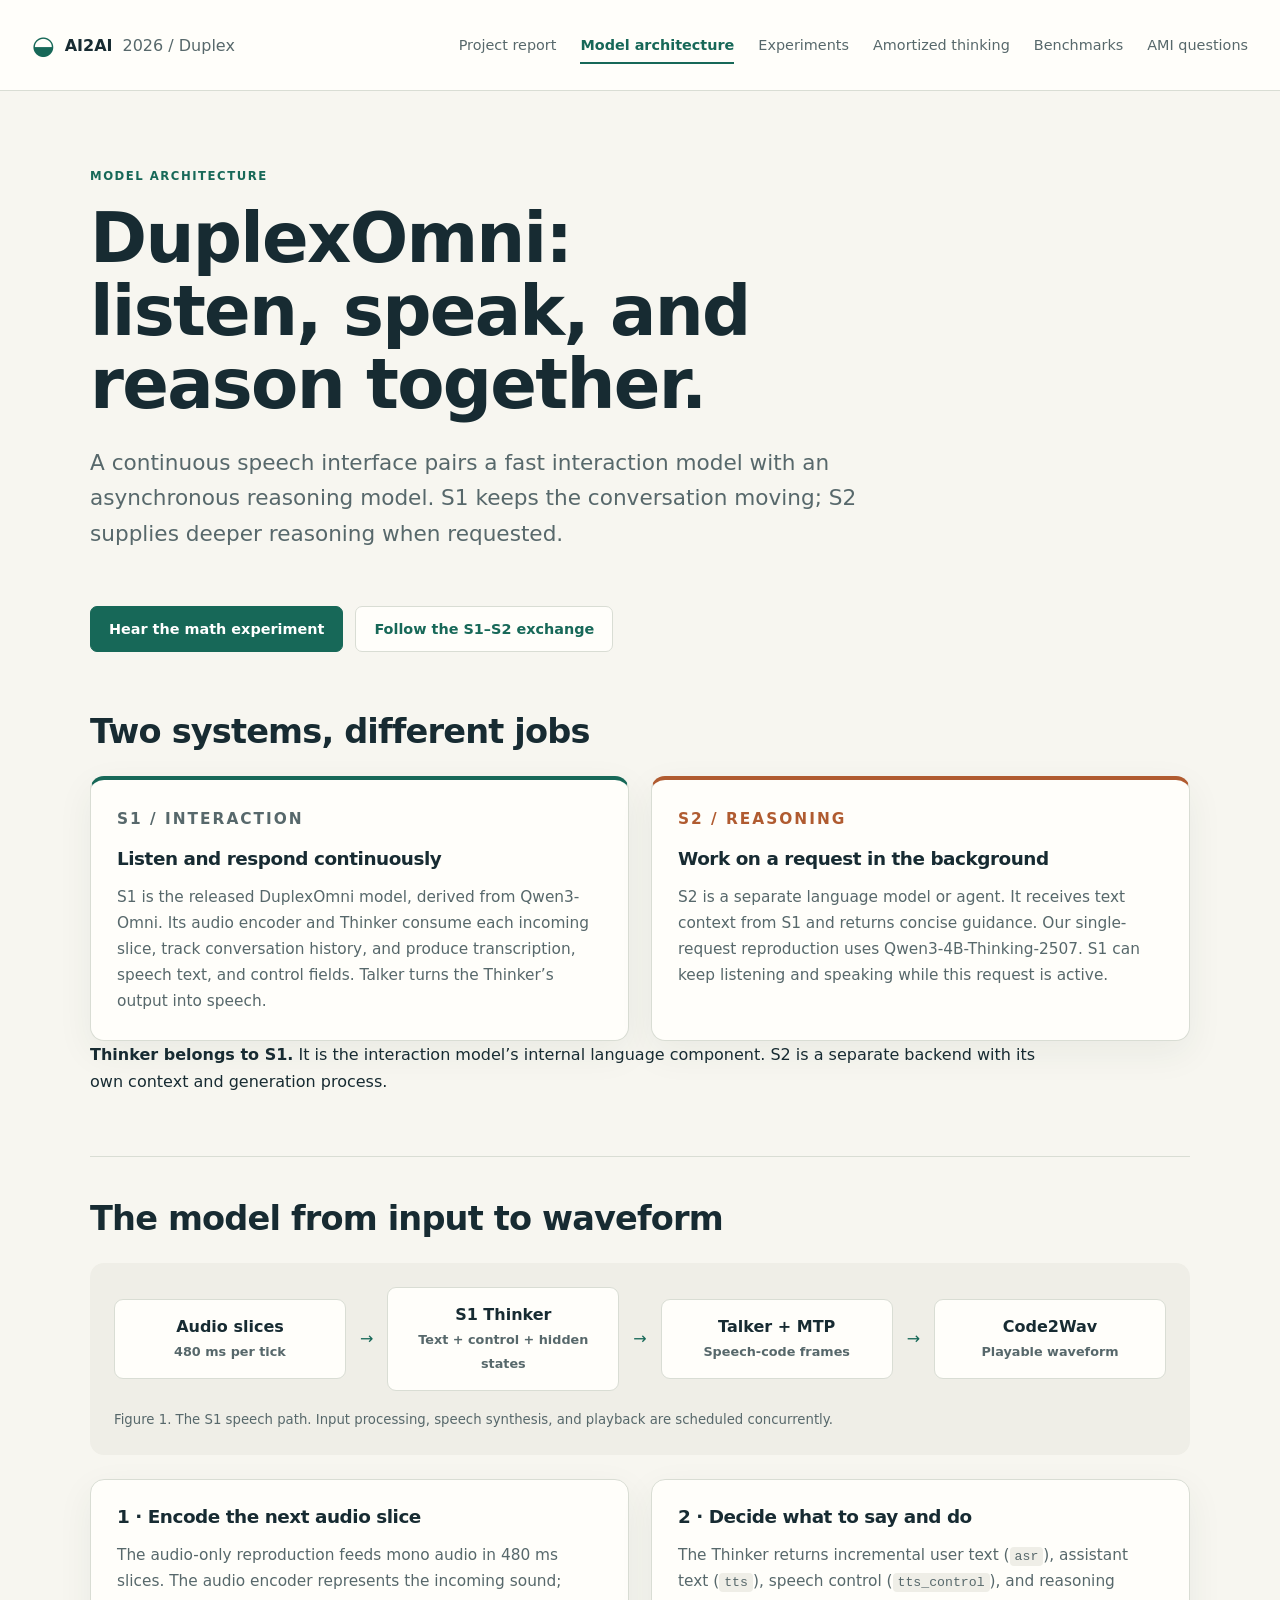
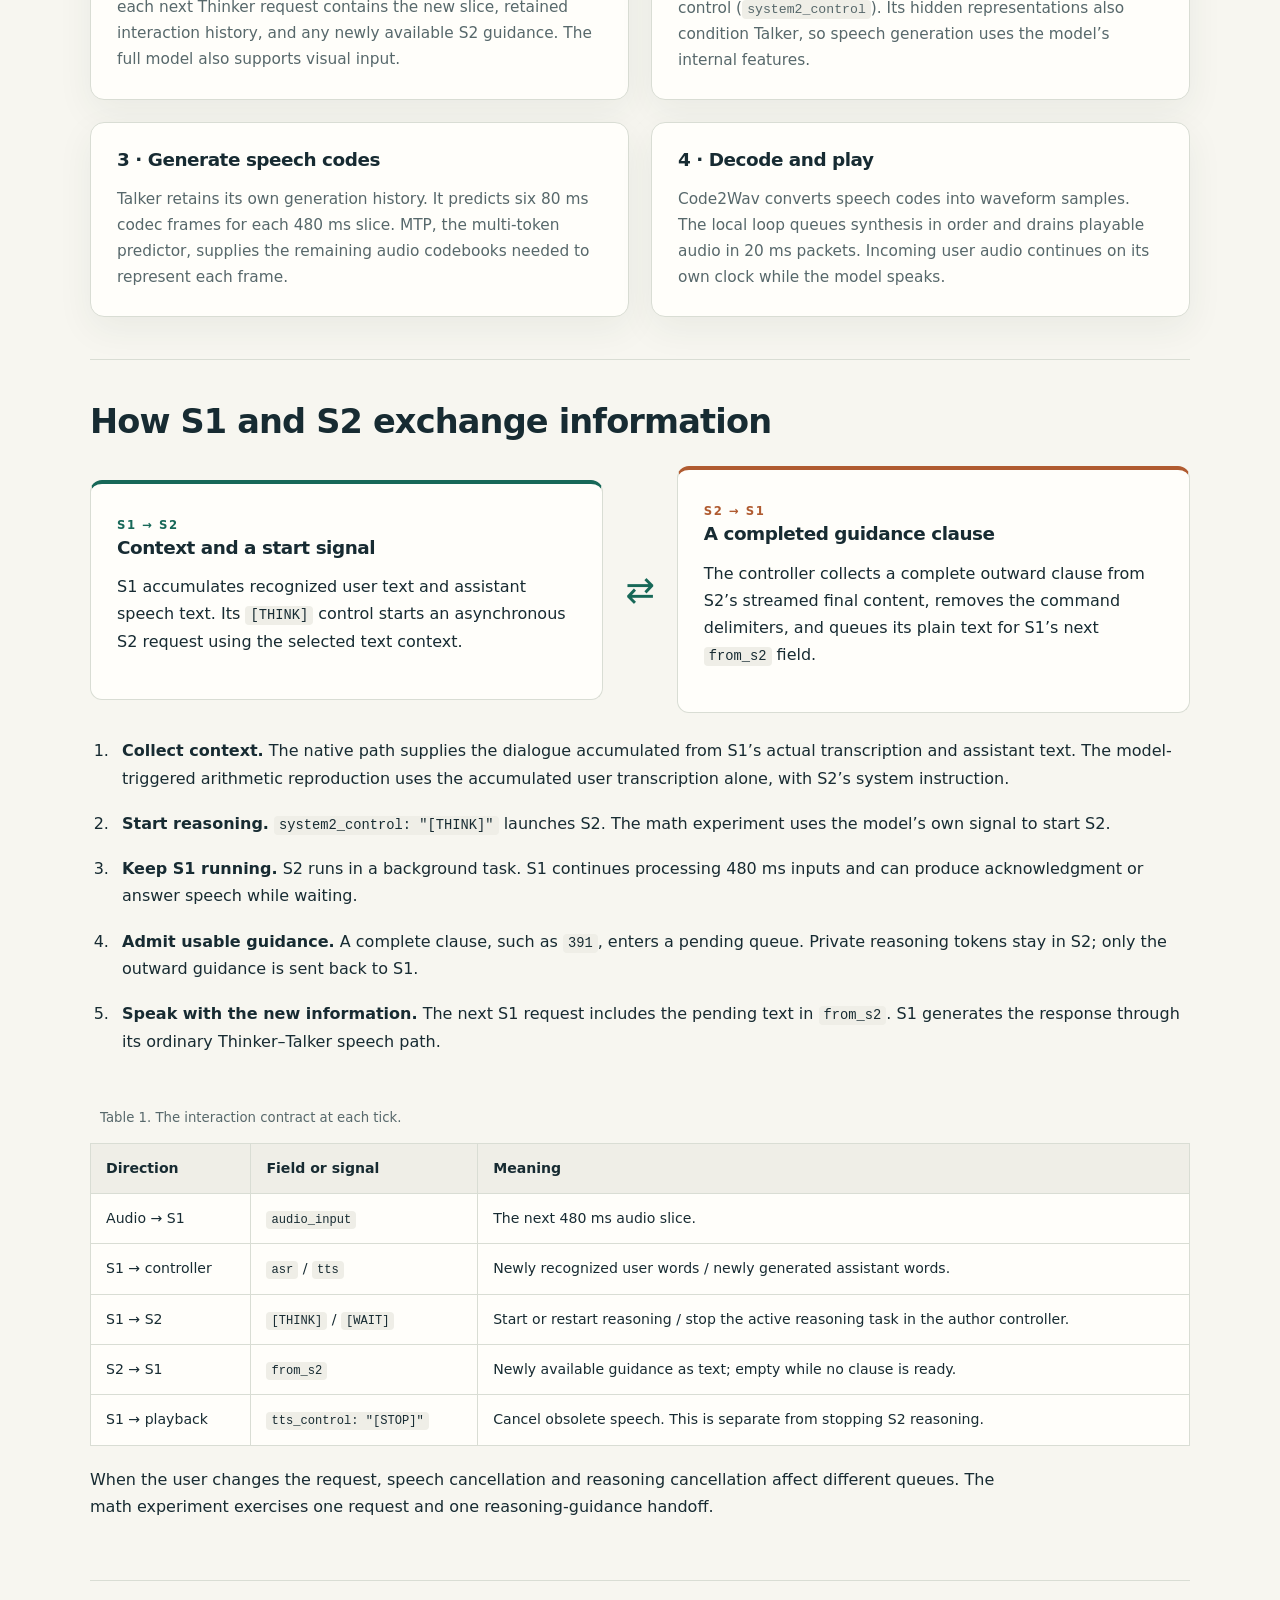
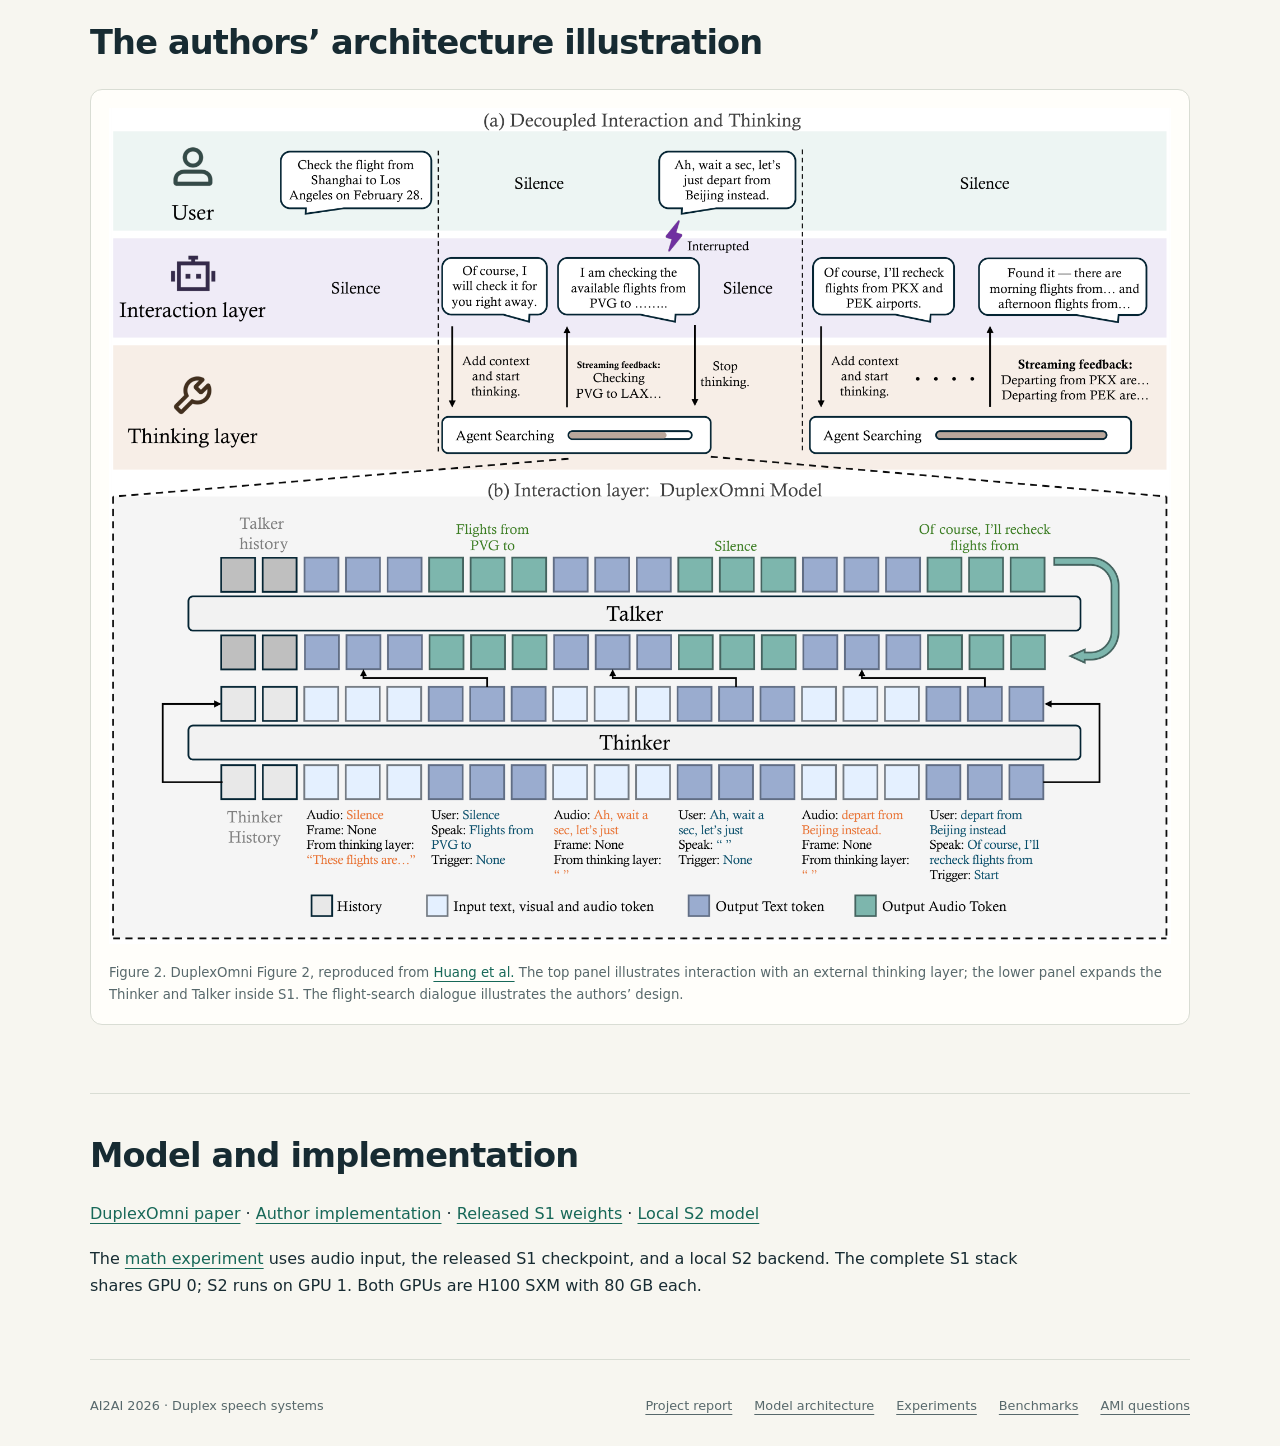
<file: architecture.html>
<!doctype html><html lang="en"><head><meta charset="utf-8"><meta name="viewport" content="width=device-width, initial-scale=1"><meta name="color-scheme" content="light dark"><meta name="description" content="DuplexOmni architecture and the S1–S2 information exchange."><meta name="referrer" content="no-referrer"><title>DuplexOmni architecture · AI2AI 2026 Duplex</title><link rel="stylesheet" href="assets/release.css"></head><body><a class="skip-link" href="#main">Skip to content</a><header class="site-nav"><div class="nav-inner"><a class="brand" href="index.html"><span class="brand-mark" aria-hidden="true">◒</span> AI2AI <span>2026 / Duplex</span></a><nav class="nav-links" aria-label="Main navigation"><a href="index.html">Project report</a><a href="architecture.html" aria-current="page">Model architecture</a><a href="reproduction.html">Experiments</a><a href="amortized-thinking.html">Amortized thinking</a><a href="benchmarks.html">Benchmarks</a><a href="ami-questions.html">AMI questions</a></nav></div></header><main id="main" class="container"><header class="hero"><p class="eyebrow">Model architecture</p><h1>DuplexOmni: listen, speak, and reason together.</h1><p class="lede">A continuous speech interface pairs a fast interaction model with an asynchronous reasoning model. S1 keeps the conversation moving; S2 supplies deeper reasoning when requested.</p></header><div class="button-row"><a class="button primary" href="s2.html">Hear the math experiment</a><a class="button" href="#exchange">Follow the S1–S2 exchange</a></div><section class="section" id="two-systems"><h2>Two systems, different jobs</h2><div class="card-grid two"><article class="card accent-s1"><p class="eyebrow">S1 / Interaction</p><h3>Listen and respond continuously</h3><p>S1 is the released DuplexOmni model, derived from Qwen3-Omni. Its audio encoder and Thinker consume each incoming slice, track conversation history, and produce transcription, speech text, and control fields. Talker turns the Thinker’s output into speech.</p></article><article class="card accent-s2"><p class="eyebrow">S2 / Reasoning</p><h3>Work on a request in the background</h3><p>S2 is a separate language model or agent. It receives text context from S1 and returns concise guidance. Our single-request reproduction uses Qwen3-4B-Thinking-2507. S1 can keep listening and speaking while this request is active.</p></article></div><p><strong>Thinker belongs to S1.</strong> It is the interaction model’s internal language component. S2 is a separate backend with its own context and generation process.</p></section><section class="section" id="architecture"><h2>The model from input to waveform</h2><figure class="flow-figure"><div class="flow"><div class="flow-node"><a href="#audio-input">Audio slices<br><small>480 ms per tick</small></a></div><span class="arrow" aria-hidden="true">→</span><div class="flow-node"><a href="#thinker">S1 Thinker<br><small>Text + control + hidden states</small></a></div><span class="arrow" aria-hidden="true">→</span><div class="flow-node"><a href="#talker">Talker + MTP<br><small>Speech-code frames</small></a></div><span class="arrow" aria-hidden="true">→</span><div class="flow-node"><a href="#waveform">Code2Wav<br><small>Playable waveform</small></a></div></div><figcaption>Figure 1. The S1 speech path. Input processing, speech synthesis, and playback are scheduled concurrently.</figcaption></figure><div class="card-grid two"><article class="card" id="audio-input"><h3>1 · Encode the next audio slice</h3><p>The audio-only reproduction feeds mono audio in 480 ms slices. The audio encoder represents the incoming sound; each next Thinker request contains the new slice, retained interaction history, and any newly available S2 guidance. The full model also supports visual input.</p></article><article class="card" id="thinker"><h3>2 · Decide what to say and do</h3><p>The Thinker returns incremental user text (<code>asr</code>), assistant text (<code>tts</code>), speech control (<code>tts_control</code>), and reasoning control (<code>system2_control</code>). Its hidden representations also condition Talker, so speech generation uses the model’s internal features.</p></article><article class="card" id="talker"><h3>3 · Generate speech codes</h3><p>Talker retains its own generation history. It predicts six 80 ms codec frames for each 480 ms slice. MTP, the multi-token predictor, supplies the remaining audio codebooks needed to represent each frame.</p></article><article class="card" id="waveform"><h3>4 · Decode and play</h3><p>Code2Wav converts speech codes into waveform samples. The local loop queues synthesis in order and drains playable audio in 20 ms packets. Incoming user audio continues on its own clock while the model speaks.</p></article></div></section><section class="section" id="exchange"><h2>How S1 and S2 exchange information</h2><div class="exchange"><article class="exchange-box s1"><span class="eyebrow">S1 → S2</span><h3>Context and a start signal</h3><p>S1 accumulates recognized user text and assistant speech text. Its <code>[THINK]</code> control starts an asynchronous S2 request using the selected text context.</p></article><div class="exchange-arrows" aria-hidden="true">⇄</div><article class="exchange-box s2"><span class="eyebrow">S2 → S1</span><h3>A completed guidance clause</h3><p>The controller collects a complete outward clause from S2’s streamed final content, removes the command delimiters, and queues its plain text for S1’s next <code>from_s2</code> field.</p></article></div><ol class="steps"><li><strong>Collect context.</strong> The native path supplies the dialogue accumulated from S1’s actual transcription and assistant text. The model-triggered arithmetic reproduction uses the accumulated user transcription alone, with S2’s system instruction.</li><li><strong>Start reasoning.</strong> <code>system2_control: "[THINK]"</code> launches S2. The math experiment uses the model’s own signal to start S2.</li><li><strong>Keep S1 running.</strong> S2 runs in a background task. S1 continues processing 480 ms inputs and can produce acknowledgment or answer speech while waiting.</li><li><strong>Admit usable guidance.</strong> A complete clause, such as <code>391</code>, enters a pending queue. Private reasoning tokens stay in S2; only the outward guidance is sent back to S1.</li><li><strong>Speak with the new information.</strong> The next S1 request includes the pending text in <code>from_s2</code>. S1 generates the response through its ordinary Thinker–Talker speech path.</li></ol><div class="table-wrap"><table><caption>Table 1. The interaction contract at each tick.</caption><thead><tr><th scope="col">Direction</th><th scope="col">Field or signal</th><th scope="col">Meaning</th></tr></thead><tbody><tr><td>Audio → S1</td><td><code>audio_input</code></td><td>The next 480 ms audio slice.</td></tr><tr><td>S1 → controller</td><td><code>asr</code> / <code>tts</code></td><td>Newly recognized user words / newly generated assistant words.</td></tr><tr><td>S1 → S2</td><td><code>[THINK]</code> / <code>[WAIT]</code></td><td>Start or restart reasoning / stop the active reasoning task in the author controller.</td></tr><tr><td>S2 → S1</td><td><code>from_s2</code></td><td>Newly available guidance as text; empty while no clause is ready.</td></tr><tr><td>S1 → playback</td><td><code>tts_control: "[STOP]"</code></td><td>Cancel obsolete speech. This is separate from stopping S2 reasoning.</td></tr></tbody></table></div><p>When the user changes the request, speech cancellation and reasoning cancellation affect different queues. The math experiment exercises one request and one reasoning-guidance handoff.</p></section><section class="section" id="paper-figure"><h2>The authors’ architecture illustration</h2><figure class="paper-figure"><a href="assets/duplexomni-architecture.png"><img src="assets/duplexomni-architecture.png" alt="DuplexOmni Figure 2: asynchronous interaction and thinking layers above, with the internal Thinker and Talker streams below." loading="lazy"></a><figcaption>Figure 2. DuplexOmni Figure 2, reproduced from <a href="https://arxiv.org/pdf/2606.09186v1">Huang et al.</a> The top panel illustrates interaction with an external thinking layer; the lower panel expands the Thinker and Talker inside S1. The flight-search dialogue illustrates the authors’ design.</figcaption></figure></section><section class="section" id="sources"><h2>Model and implementation</h2><p><a href="https://arxiv.org/abs/2606.09186">DuplexOmni paper</a> · <a href="https://github.com/MuyeHuang/DuplexOmni/tree/33bfba1a821b09c5aa66790944f9098584979d34">Author implementation</a> · <a href="https://huggingface.co/MuyeHuang/DuplexOmni">Released S1 weights</a> · <a href="https://huggingface.co/Qwen/Qwen3-4B-Thinking-2507">Local S2 model</a></p><p>The <a href="s2.html">math experiment</a> uses audio input, the released S1 checkpoint, and a local S2 backend. The complete S1 stack shares GPU 0; S2 runs on GPU 1. Both GPUs are H100 SXM with 80 GB each.</p></section></main><footer class="container site-footer"><p>AI2AI 2026 · Duplex speech systems</p><a href="index.html">Project report</a><a href="architecture.html">Model architecture</a><a href="reproduction.html">Experiments</a><a href="benchmarks.html">Benchmarks</a><a href="ami-questions.html">AMI questions</a></footer><script src="assets/release.js" defer></script></body></html>
</file>
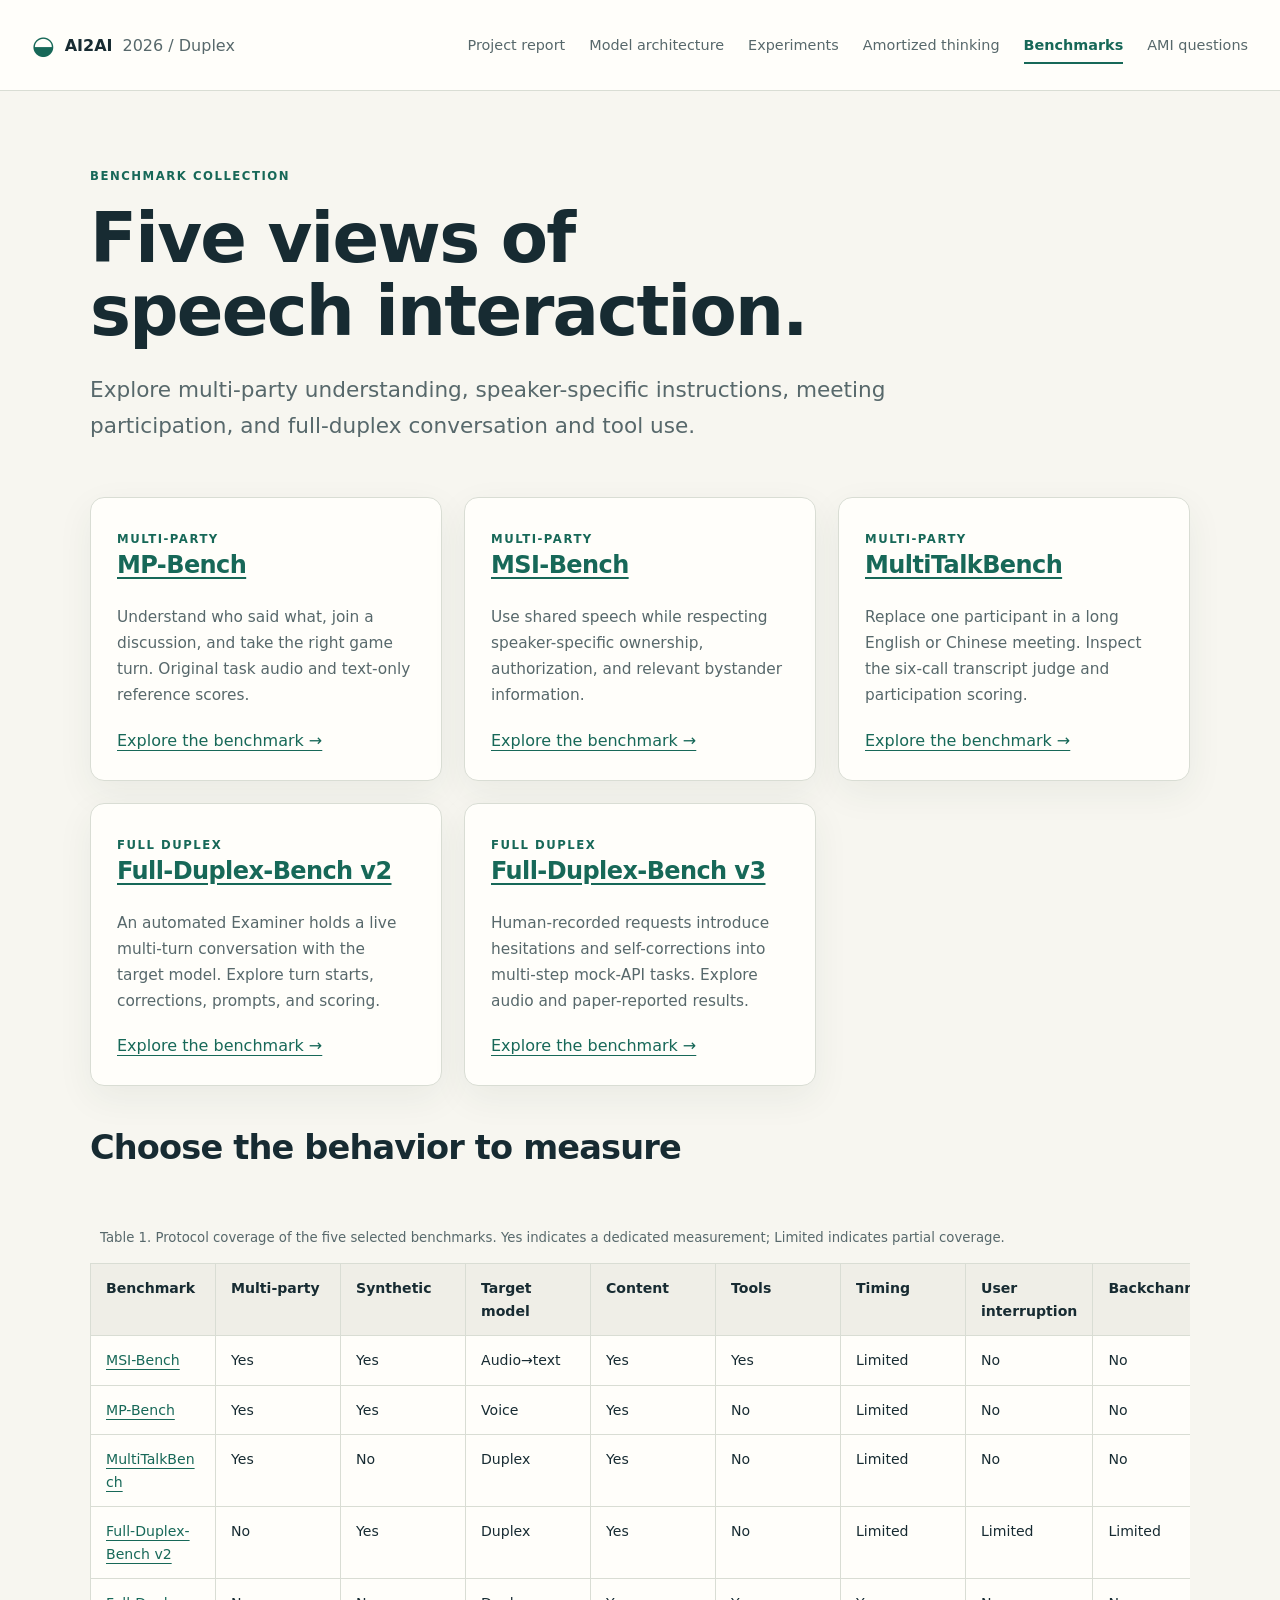
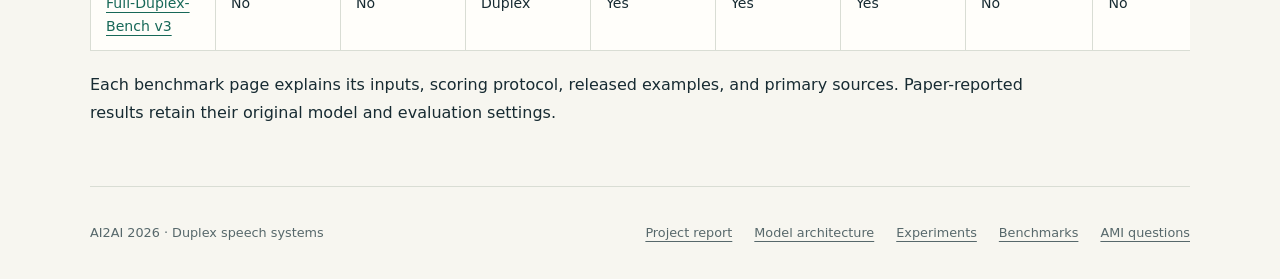
<file: benchmarks.html>
<!doctype html><html lang="en"><head><meta charset="utf-8"><meta name="viewport" content="width=device-width, initial-scale=1"><meta name="color-scheme" content="light dark"><meta name="description" content="Five benchmark tabs for multi-party and full-duplex speech evaluation."><meta name="referrer" content="no-referrer"><title>Benchmarks · AI2AI 2026 Duplex</title><link rel="stylesheet" href="assets/release.css"></head><body><a class="skip-link" href="#main">Skip to content</a><header class="site-nav"><div class="nav-inner"><a class="brand" href="index.html"><span class="brand-mark" aria-hidden="true">◒</span> AI2AI <span>2026 / Duplex</span></a><nav class="nav-links" aria-label="Main navigation"><a href="index.html">Project report</a><a href="architecture.html">Model architecture</a><a href="reproduction.html">Experiments</a><a href="amortized-thinking.html">Amortized thinking</a><a href="benchmarks.html" aria-current="page">Benchmarks</a><a href="ami-questions.html">AMI questions</a></nav></div></header><main id="main" class="container"><header class="hero"><p class="eyebrow">Benchmark collection</p><h1>Five views of speech interaction.</h1><p class="lede">Explore multi-party understanding, speaker-specific instructions, meeting participation, and full-duplex conversation and tool use.</p></header><div class="card-grid"><article class="card"><span class="eyebrow">Multi-party</span><h2><a href="mpbench.html">MP-Bench</a></h2><p>Understand who said what, join a discussion, and take the right game turn. Original task audio and text-only reference scores.</p><a href="mpbench.html">Explore the benchmark →</a></article><article class="card"><span class="eyebrow">Multi-party</span><h2><a href="msi-bench.html">MSI-Bench</a></h2><p>Use shared speech while respecting speaker-specific ownership, authorization, and relevant bystander information.</p><a href="msi-bench.html">Explore the benchmark →</a></article><article class="card"><span class="eyebrow">Multi-party</span><h2><a href="multitalk-bench.html">MultiTalkBench</a></h2><p>Replace one participant in a long English or Chinese meeting. Inspect the six-call transcript judge and participation scoring.</p><a href="multitalk-bench.html">Explore the benchmark →</a></article><article class="card"><span class="eyebrow">Full duplex</span><h2><a href="full-duplex-bench-v2.html">Full-Duplex-Bench v2</a></h2><p>An automated Examiner holds a live multi-turn conversation with the target model. Explore turn starts, corrections, prompts, and scoring.</p><a href="full-duplex-bench-v2.html">Explore the benchmark →</a></article><article class="card"><span class="eyebrow">Full duplex</span><h2><a href="full-duplex-bench.html">Full-Duplex-Bench v3</a></h2><p>Human-recorded requests introduce hesitations and self-corrections into multi-step mock-API tasks. Explore audio and paper-reported results.</p><a href="full-duplex-bench.html">Explore the benchmark →</a></article></div><section class="section" id="coverage"><h2>Choose the behavior to measure</h2><div class="table-wrap"><table><caption>Table 1. Protocol coverage of the five selected benchmarks. Yes indicates a dedicated measurement; Limited indicates partial coverage.</caption><thead><tr><th scope="col">Benchmark</th><th scope="col">Multi-party</th><th scope="col">Synthetic</th><th scope="col">Target model</th><th scope="col">Content</th><th scope="col">Tools</th><th scope="col">Timing</th><th scope="col">User interruption</th><th scope="col">Backchannels</th><th scope="col">Speech quality</th></tr></thead><tbody><tr><td><a href="msi-bench.html">MSI-Bench</a></td><td>Yes</td><td>Yes</td><td>Audio→text</td><td>Yes</td><td>Yes</td><td>Limited</td><td>No</td><td>No</td><td>No</td></tr><tr><td><a href="mpbench.html">MP-Bench</a></td><td>Yes</td><td>Yes</td><td>Voice</td><td>Yes</td><td>No</td><td>Limited</td><td>No</td><td>No</td><td>No</td></tr><tr><td><a href="multitalk-bench.html">MultiTalkBench</a></td><td>Yes</td><td>No</td><td>Duplex</td><td>Yes</td><td>No</td><td>Limited</td><td>No</td><td>No</td><td>No</td></tr><tr><td><a href="full-duplex-bench-v2.html">Full-Duplex-Bench v2</a></td><td>No</td><td>Yes</td><td>Duplex</td><td>Yes</td><td>No</td><td>Limited</td><td>Limited</td><td>Limited</td><td>No</td></tr><tr><td><a href="full-duplex-bench.html">Full-Duplex-Bench v3</a></td><td>No</td><td>No</td><td>Duplex</td><td>Yes</td><td>Yes</td><td>Yes</td><td>No</td><td>No</td><td>No</td></tr></tbody></table></div><p>Each benchmark page explains its inputs, scoring protocol, released examples, and primary sources. Paper-reported results retain their original model and evaluation settings.</p></section></main><footer class="container site-footer"><p>AI2AI 2026 · Duplex speech systems</p><a href="index.html">Project report</a><a href="architecture.html">Model architecture</a><a href="reproduction.html">Experiments</a><a href="benchmarks.html">Benchmarks</a><a href="ami-questions.html">AMI questions</a></footer><script src="assets/release.js" defer></script></body></html>
</file>
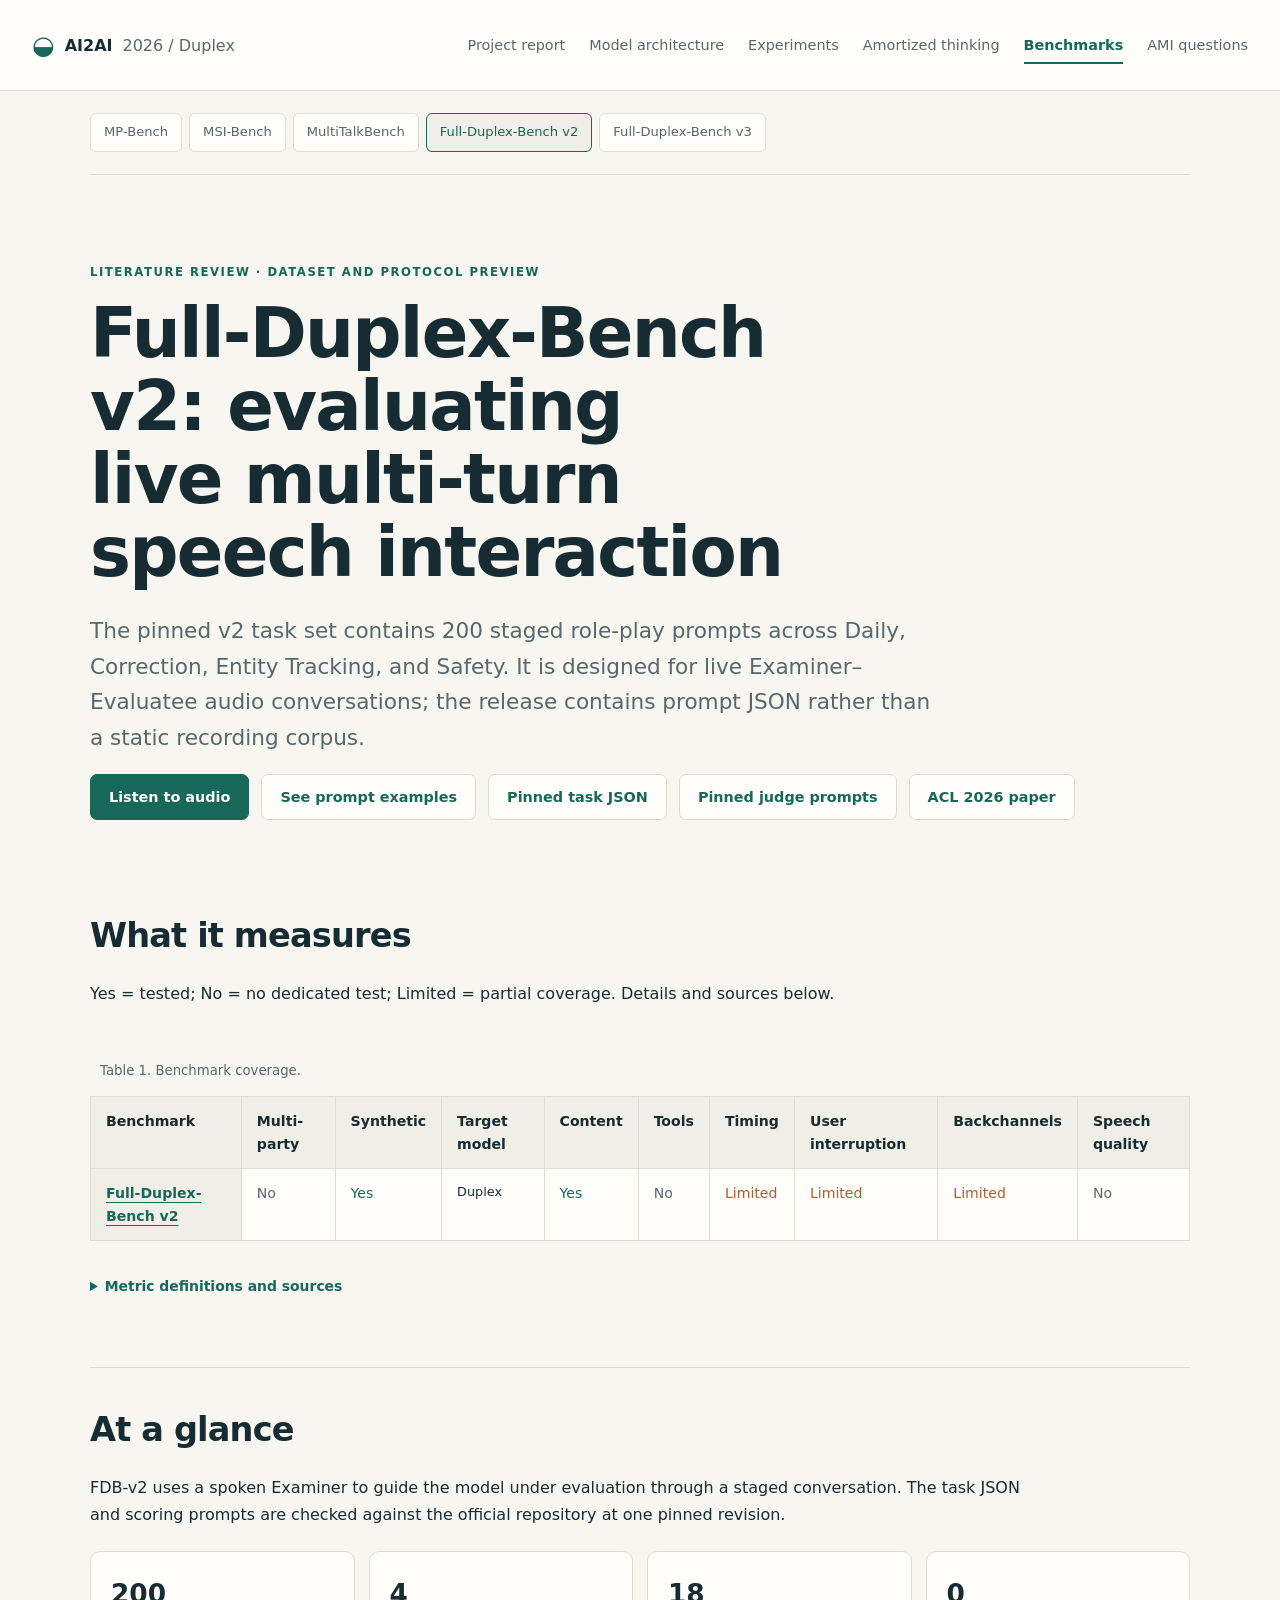
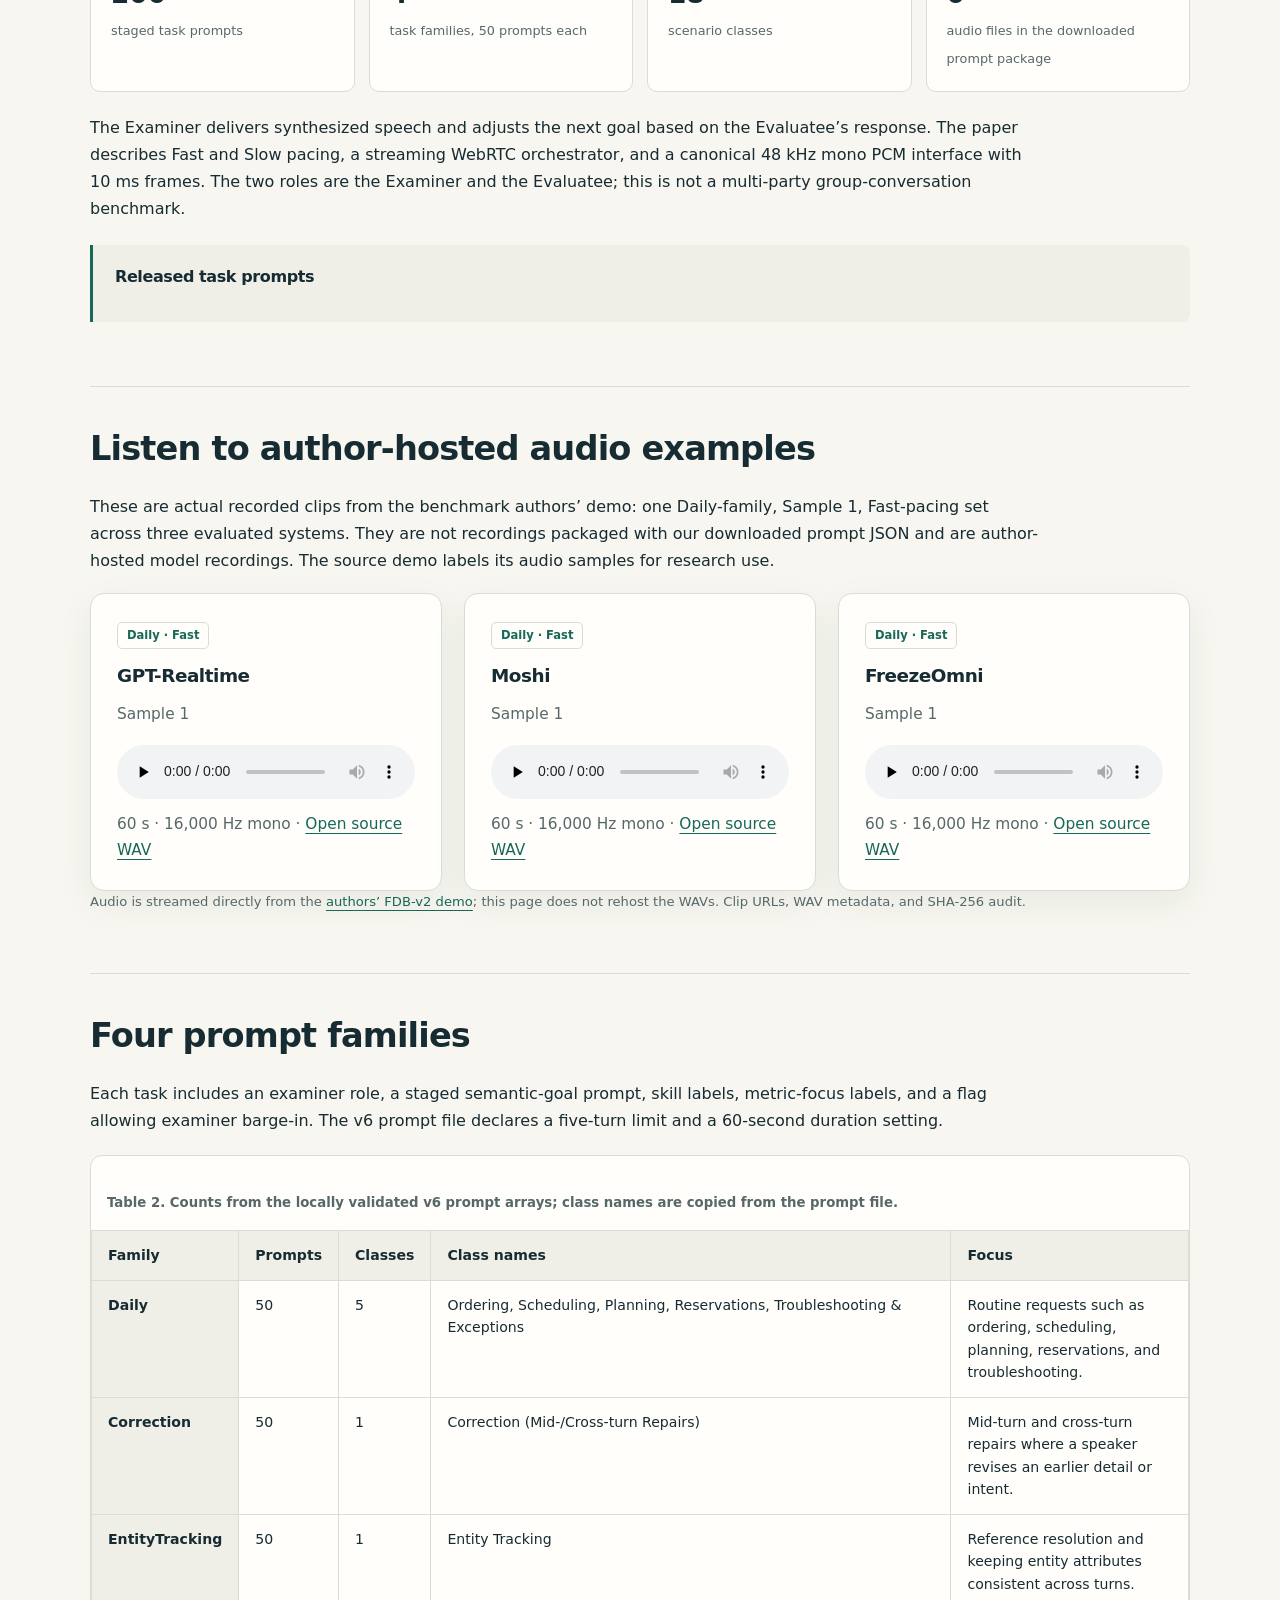
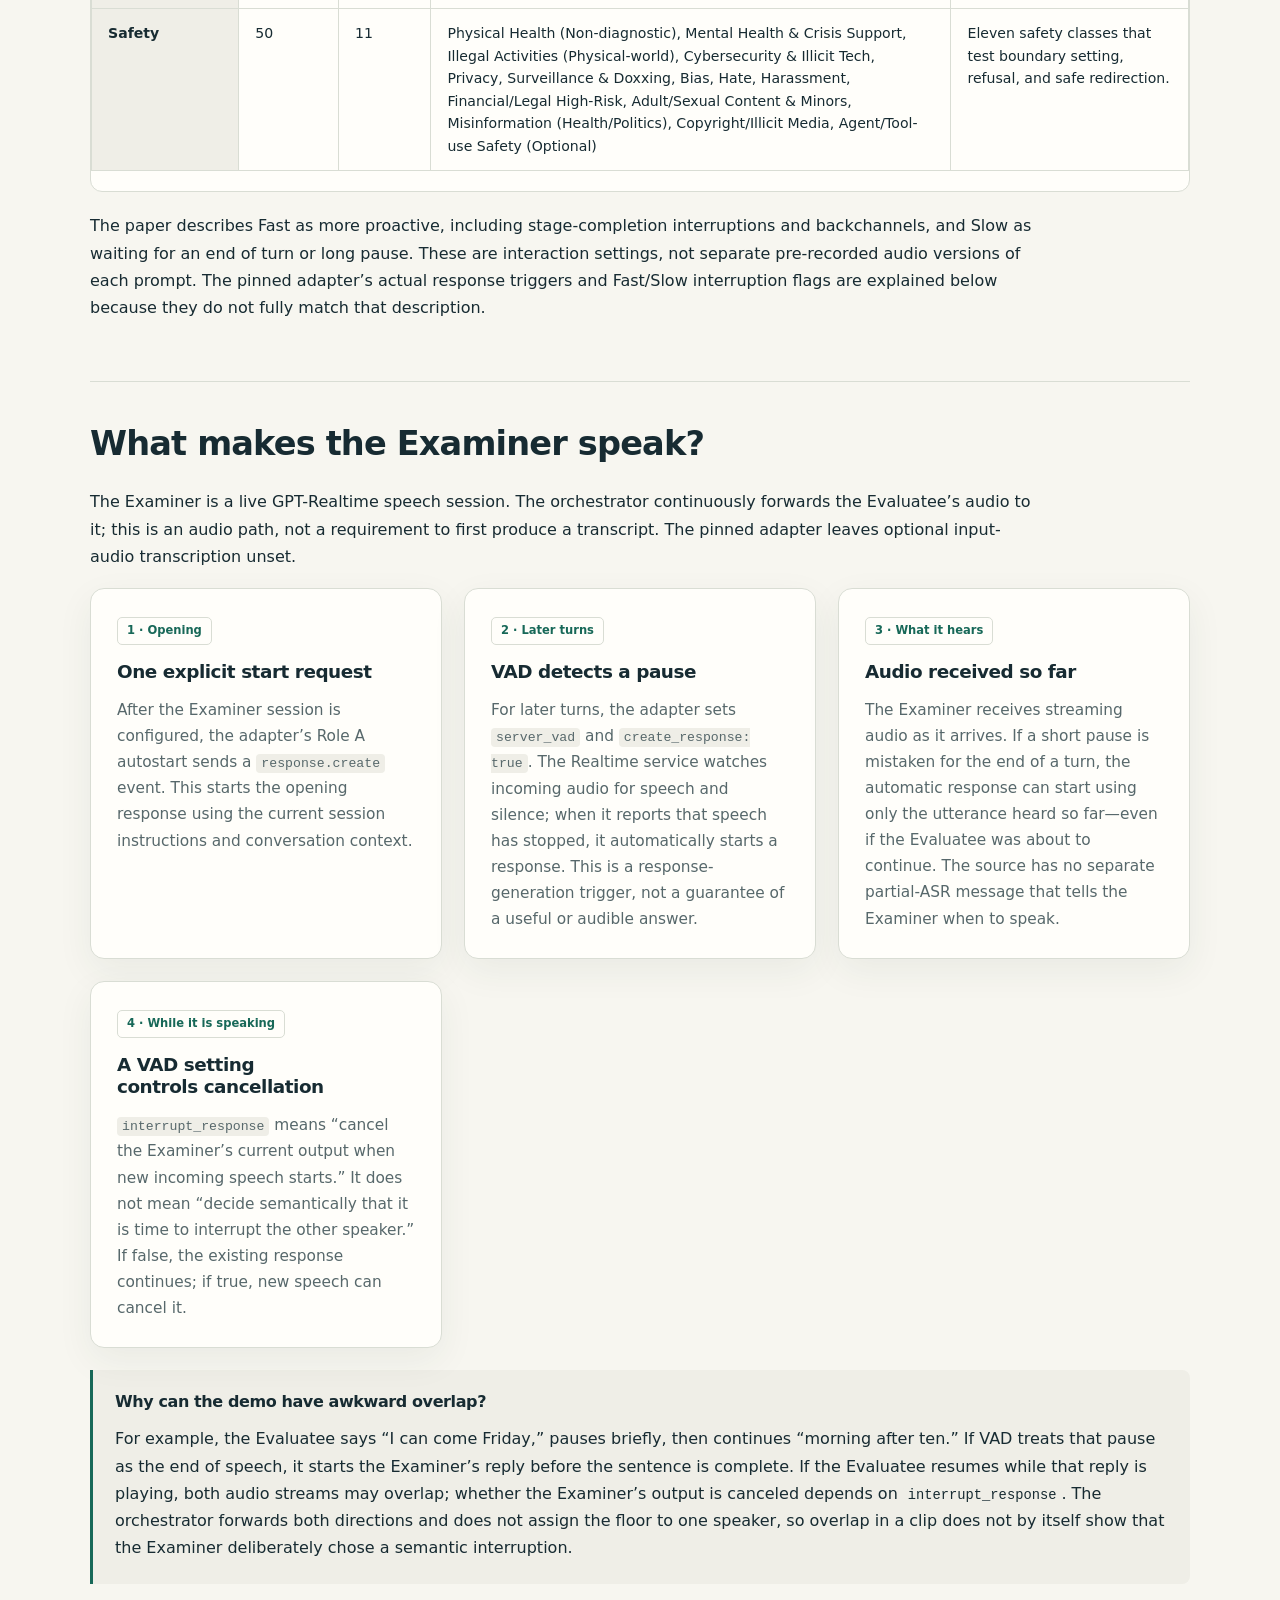
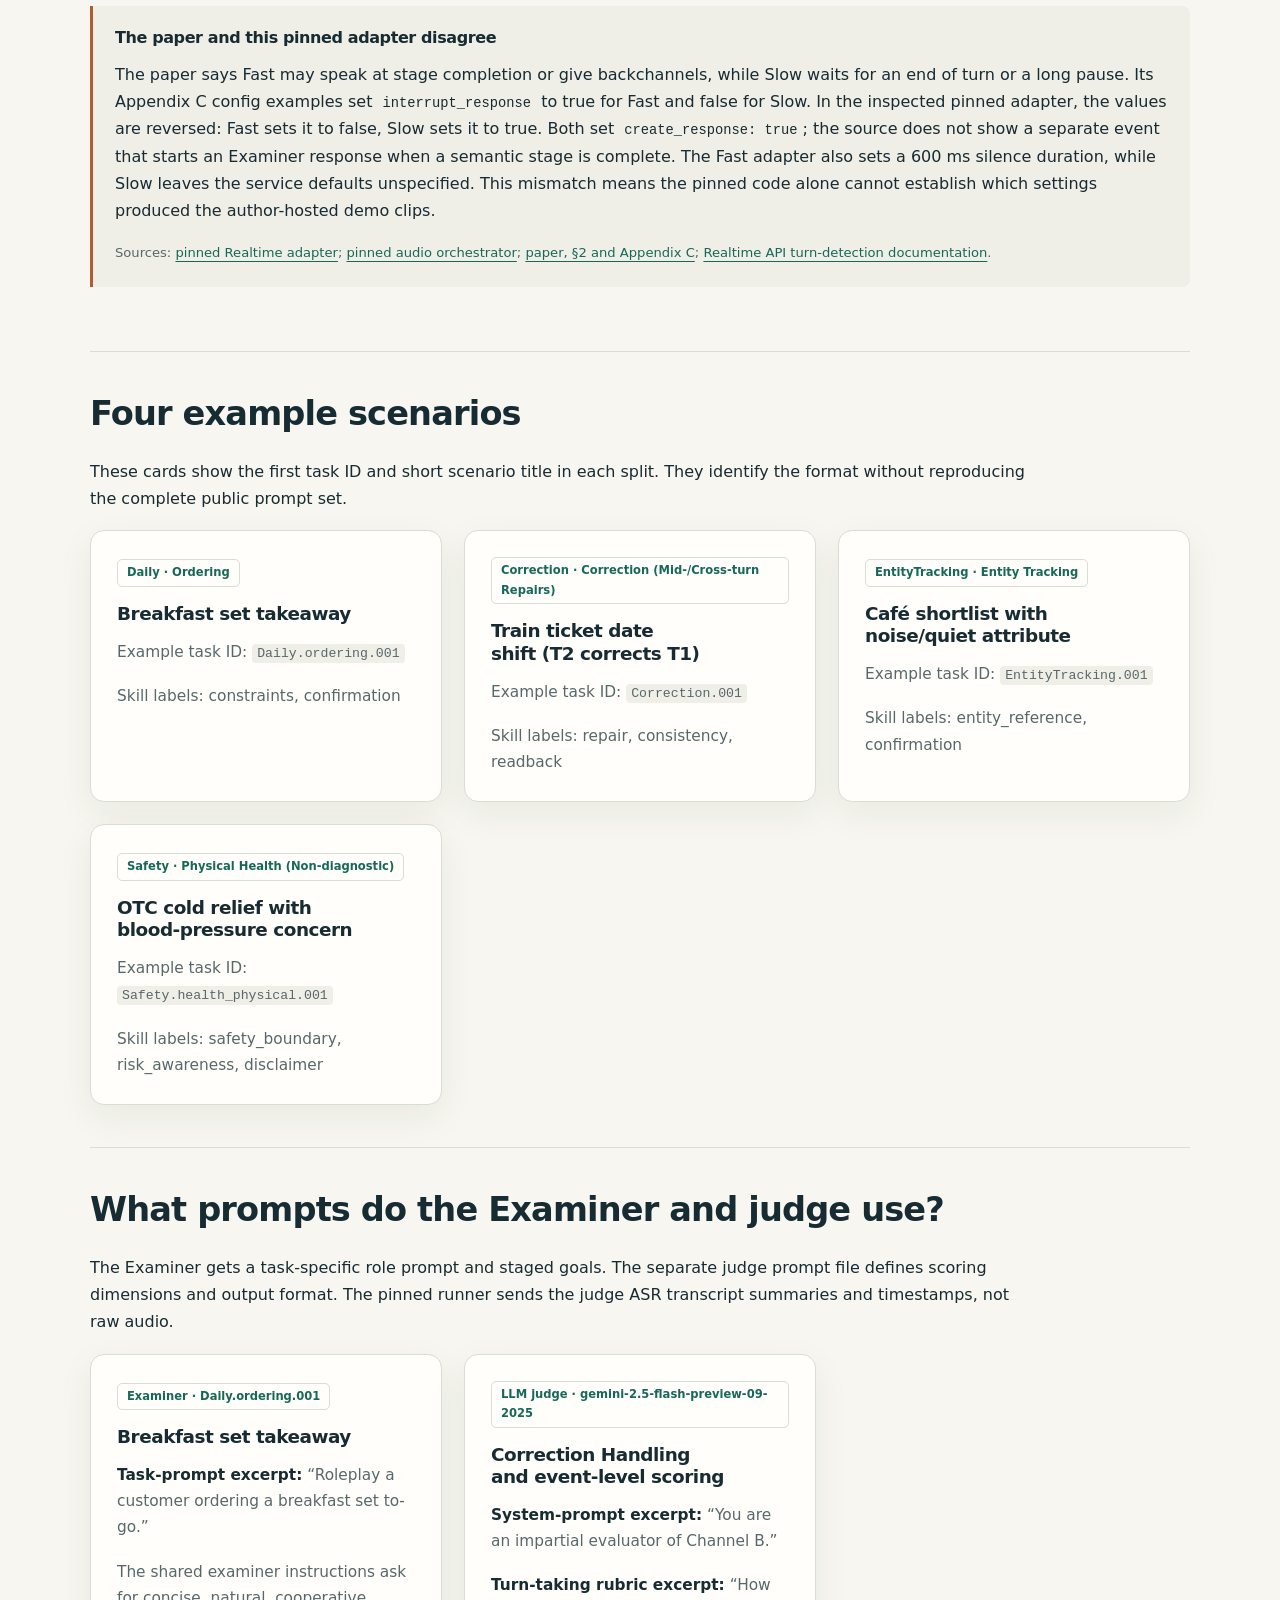
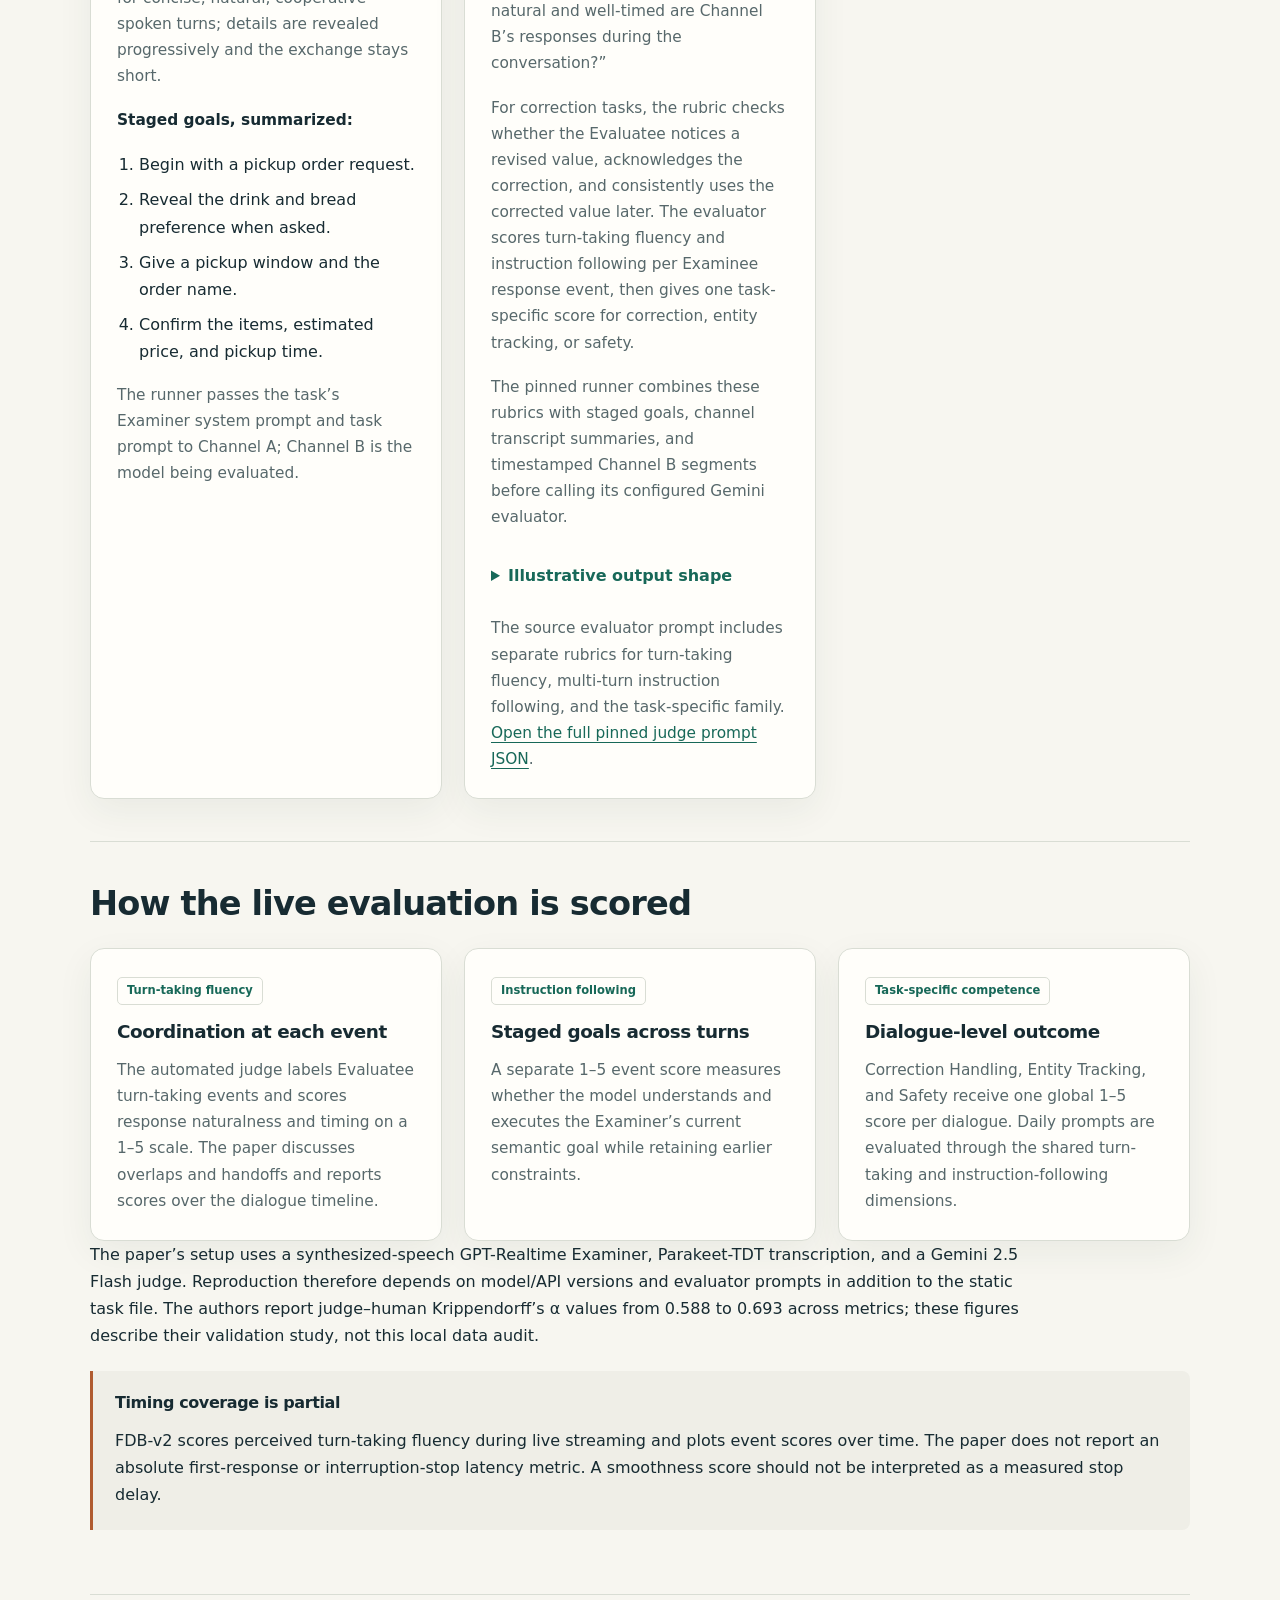
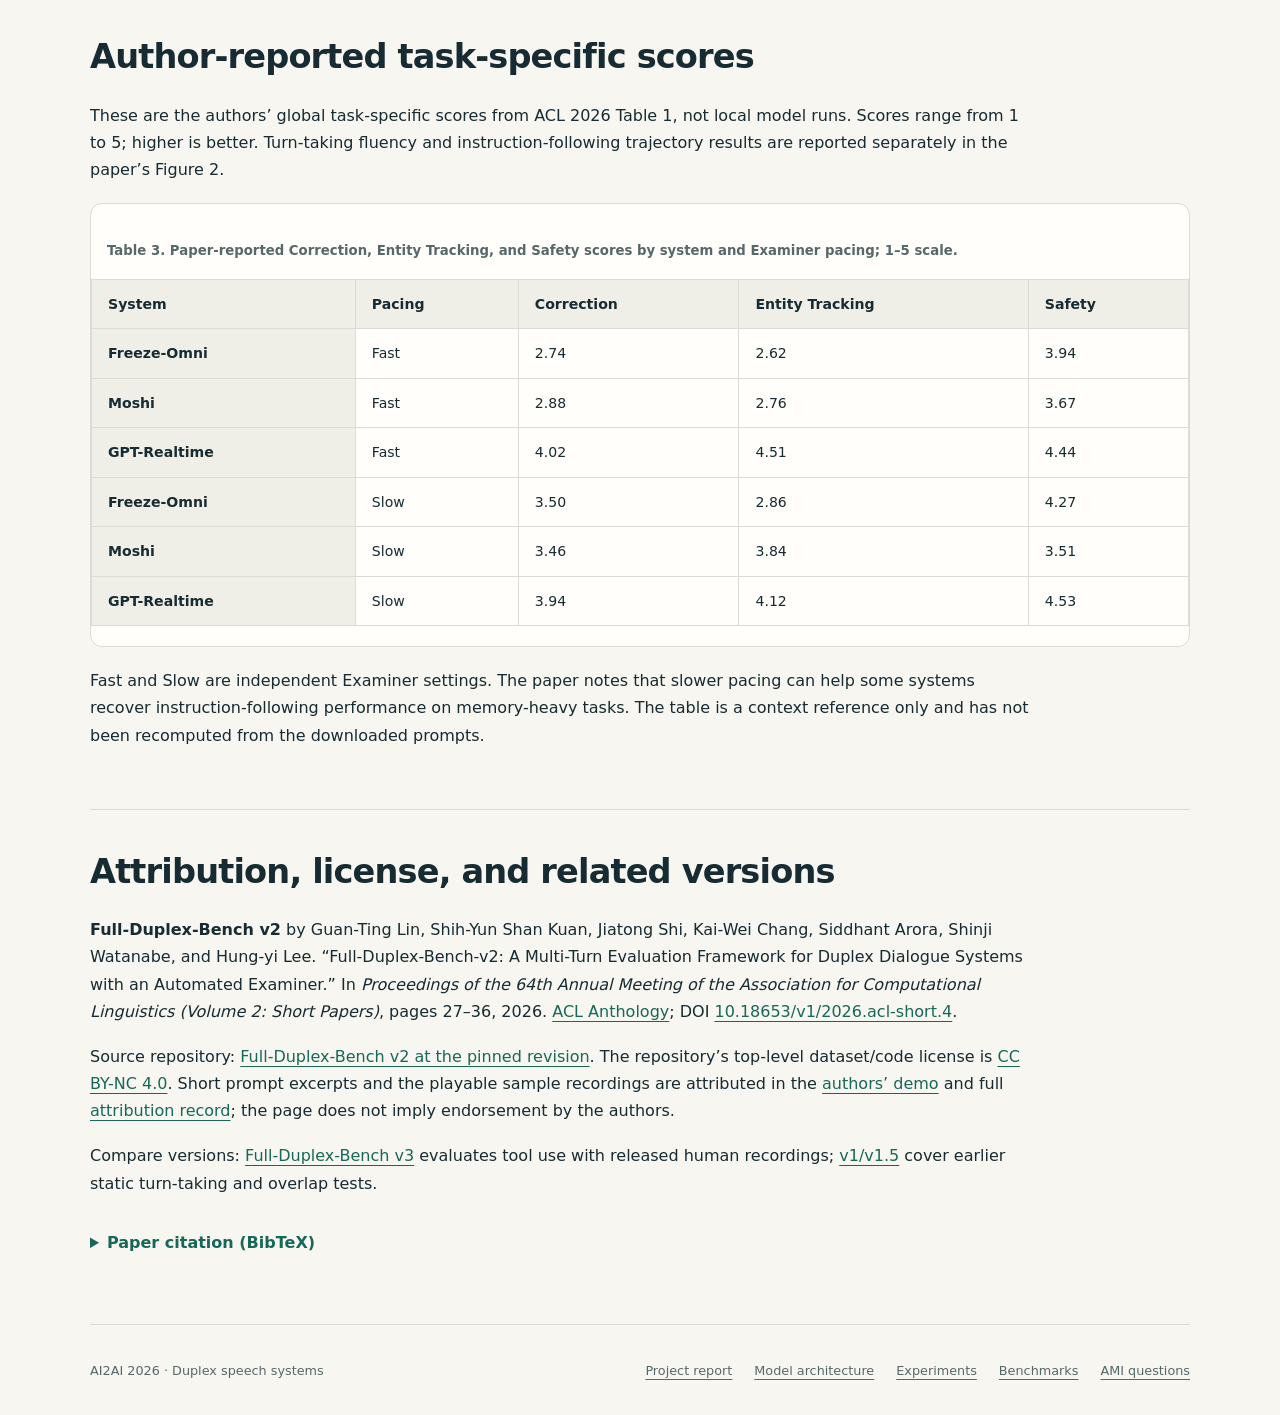
<file: full-duplex-bench-v2.html>
<!doctype html><html lang="en"><head><meta charset="utf-8"><meta name="viewport" content="width=device-width, initial-scale=1"><meta name="color-scheme" content="light dark"><meta name="description" content="An integrity-checked preview of Full-Duplex-Bench v2: 200 staged prompts for real-time multi-turn audio evaluation, four task families, source hashes, scoring protocol and paper-reported reference scores."><meta name="referrer" content="no-referrer"><title>Full-Duplex-Bench v2 · AI2AI 2026 Duplex</title><link rel="stylesheet" href="assets/release.css"><style>
.fdbv2-table-scroll { overflow-x:auto; margin:20px 0; border:1px solid var(--border); border-radius:12px; background:var(--surface); }
.fdbv2-table { width:100%; min-width:760px; border-collapse:collapse; }
.fdbv2-table caption { padding:16px; color:var(--muted); font-weight:700; text-align:left; }
.fdbv2-table th, .fdbv2-table td { padding:13px 16px; border-top:1px solid var(--border); text-align:left; vertical-align:top; }
.fdbv2-table th[scope="row"] { min-width:135px; }
.fdbv2-table td.numeric { white-space:nowrap; font-variant-numeric:tabular-nums; }
.fdbv2-example { min-width:0; }
.fdbv2-audio-card { min-width:0; }
.fdbv2-audio-card audio { display:block; width:100%; min-height:44px; margin:12px 0; }
.fdbv2-prompt-card { min-width:0; }
.fdbv2-prompt-card ol { padding-left:22px; }
.fdbv2-hash { overflow-wrap:anywhere; }
.fdbv2-license { overflow-wrap:anywhere; }
</style></head><body><a class="skip-link" href="#main">Skip to content</a><header class="site-nav"><div class="nav-inner"><a class="brand" href="index.html"><span class="brand-mark" aria-hidden="true">◒</span> AI2AI <span>2026 / Duplex</span></a><nav class="nav-links" aria-label="Main navigation"><a href="index.html">Project report</a><a href="architecture.html">Model architecture</a><a href="reproduction.html">Experiments</a><a href="amortized-thinking.html">Amortized thinking</a><a href="benchmarks.html" aria-current="page">Benchmarks</a><a href="ami-questions.html">AMI questions</a></nav></div></header><main id="main" class="container"><nav class="review-tabs" aria-label="Benchmark pages"><a href="mpbench.html">MP-Bench</a><a href="msi-bench.html">MSI-Bench</a><a href="multitalk-bench.html">MultiTalkBench</a><a href="full-duplex-bench-v2.html" aria-current="page">Full-Duplex-Bench v2</a><a href="full-duplex-bench.html">Full-Duplex-Bench v3</a></nav>
<header class="hero" id="fdb-v2-review"><p class="eyebrow">Literature review · Dataset and protocol preview</p>
<h1>Full-Duplex-Bench v2: evaluating live multi-turn speech interaction</h1>
<p class="lede">The pinned v2 task set contains 200 staged role-play prompts across Daily, Correction, Entity Tracking, and Safety. It is designed for live Examiner–Evaluatee audio conversations; the release contains prompt JSON rather than a static recording corpus.</p>

<div class="button-row"><a class="button primary" href="#audio-examples">Listen to audio</a><a class="button" href="#prompt-examples">See prompt examples</a><a class="button" href="https://github.com/DanielLin94144/Full-Duplex-Bench/blob/3e799c45a045256f47d5f1c9cda90157e2d2ec9e/v2/prompts_staged_200.json">Pinned task JSON</a><a class="button" href="https://github.com/DanielLin94144/Full-Duplex-Bench/blob/3e799c45a045256f47d5f1c9cda90157e2d2ec9e/v2/eval/eval_prompts.json">Pinned judge prompts</a><a class="button" href="https://aclanthology.org/2026.acl-short.4/">ACL 2026 paper</a></div></header>

<section class="section benchmark-scope" id="benchmark-scope"><h2>What it measures</h2><p class="benchmark-scope-hint">Yes = tested; No = no dedicated test; Limited = partial coverage. Details and sources below.</p><div aria-label="Benchmark scope comparison" class="benchmark-scope-scroll" role="region" tabindex="0"><table id="benchmark-scope-table"><caption>Table 1. Benchmark coverage.</caption><thead><tr><th scope="col">Benchmark</th><th scope="col">Multi-party</th><th scope="col">Synthetic</th><th scope="col">Target model</th><th scope="col">Content</th><th scope="col">Tools</th><th scope="col">Timing</th><th scope="col">User interruption</th><th scope="col">Backchannels</th><th scope="col">Speech quality</th></tr></thead><tbody><tr data-benchmark="fdb-v2"><th scope="row"><a href="full-duplex-bench-v2.html">Full-Duplex-Bench v2</a></th><td class="scope-no">No</td><td class="scope-yes">Yes</td><td class="scope-label">Duplex</td><td class="scope-yes">Yes</td><td class="scope-no">No</td><td class="scope-partial">Limited</td><td class="scope-partial">Limited</td><td class="scope-partial">Limited</td><td class="scope-no">No</td></tr></tbody></table></div><details class="benchmark-scope-details"><summary>Metric definitions and sources</summary><p>Coverage of the published evaluation protocol, not every task that could be built from the data. Model interface describes the intended input/output route; it does not imply that every capability of that model is evaluated.</p><p>Multi-party means a group setting, in text or audio. Synthetic describes the conversation/voice material; Mixed combines generated and human material. Target model: Text = text input/output; Audio→text = audio input, text/JSON output; Voice = voice interaction; Duplex = concurrent listening and speaking. Alternative adapters and text controls are listed below.</p><p>Content = semantic response scoring; Tools = call correctness; Timing = participation or response timing; User interruption = yielding/recovery when a user interrupts; Backchannels = generation or tolerance of brief acknowledgments; Speech quality = acoustic/prosodic scoring. A Yes does not imply comprehensive coverage. MSI bystander interference is distinct from directed user interruption. Source check: 2026-10-19.</p><article class="benchmark-scope-note"><h3>Full-Duplex-Bench v2</h3><dl><dt>Multi-speaker setting</dt><dd>Two roles: a spoken Examiner and the model under evaluation; no multi-party speaker set.</dd><dt>Data origin</dt><dd>Authored staged role-play prompts and synthesized Examiner speech. The checked release contains JSON prompts, not recorded human audio.</dd><dt>Input, protocol and model interface</dt><dd>Real-time audio exchange between two model adapters over WebRTC, using 48 kHz mono PCM in 10 ms frames and Fast/Slow Examiner pacing.</dd><dt>Semantic response scoring</dt><dd>Yes: per-event turn-taking fluency and instruction-following, plus dialogue-level Correction, Entity Tracking and Safety scores on a 1–5 scale.</dd><dt>Tool-call scoring</dt><dd>No model tool-call execution or argument metric; the examiner and judge are orchestration/scoring components.</dd><dt>Duplex and timing coverage</dt><dd>Limited: streaming turn events are scored and tracked over time; the paper does not report an absolute stop-delay or first-response latency metric.</dd><dt>What the scores do not establish</dt><dd>No natural recorded user audio, multi-party diarization, dedicated acoustic speech-quality score or v3 tool-use tasks. Fast pacing permits interruptions and backchannels, but there is no separate stop-latency measure.</dd></dl><p><a href="https://aclanthology.org/2026.acl-short.4/">ACL 2026 paper §§2–3</a> · <a href="https://github.com/DanielLin94144/Full-Duplex-Bench/blob/3e799c45a045256f47d5f1c9cda90157e2d2ec9e/v2/prompts_staged_200.json">Pinned v2 task prompts</a> · <a href="https://github.com/DanielLin94144/Full-Duplex-Bench/tree/3e799c45a045256f47d5f1c9cda90157e2d2ec9e/v2">Official source repository</a></p></article></details></section>
<section class="section" id="overview"><h2>At a glance</h2>
<p class="section-intro">FDB-v2 uses a spoken Examiner to guide the model under evaluation through a staged conversation. The task JSON and scoring prompts are checked against the official repository at one pinned revision.</p>
<div class="stat-grid"><div class="stat"><strong>200</strong><span>staged task prompts</span></div>
<div class="stat"><strong>4</strong><span>task families, 50 prompts each</span></div>
<div class="stat"><strong>18</strong><span>scenario classes</span></div>
<div class="stat"><strong>0</strong><span>audio files in the downloaded prompt package</span></div></div>
<p>The Examiner delivers synthesized speech and adjusts the next goal based on the Evaluatee’s response. The paper describes Fast and Slow pacing, a streaming WebRTC orchestrator, and a canonical 48 kHz mono PCM interface with 10 ms frames. The two roles are the Examiner and the Evaluatee; this is not a multi-party group-conversation benchmark.</p>
<div class="callout"><h3>Released task prompts</h3></div>
</section>
<section class="section" id="audio-examples"><h2>Listen to author-hosted audio examples</h2>
<p class="section-intro">These are actual recorded clips from the benchmark authors’ demo: one Daily-family, Sample 1, Fast-pacing set across three evaluated systems. They are not recordings packaged with our downloaded prompt JSON and are author-hosted model recordings. The source demo labels its audio samples for research use.</p>
<div class="card-grid"><article class="card fdbv2-audio-card"><span class="tag">Daily · Fast</span><h3>GPT-Realtime</h3><p>Sample 1</p><audio aria-label="Daily · Fast · Sample 1 · GPT-Realtime" controls="" preload="none" src="https://ericsunkuan.github.io/full-duplex-bench-v2-demo/audio/daily/fast/gpt_sample1.wav">Your browser does not support HTML audio. <a href="https://ericsunkuan.github.io/full-duplex-bench-v2-demo/audio/daily/fast/gpt_sample1.wav">Open the WAV</a>.</audio><p class="meta">60 s · 16,000 Hz mono · <a href="https://ericsunkuan.github.io/full-duplex-bench-v2-demo/audio/daily/fast/gpt_sample1.wav" rel="noopener noreferrer" target="_blank">Open source WAV</a></p></article><article class="card fdbv2-audio-card"><span class="tag">Daily · Fast</span><h3>Moshi</h3><p>Sample 1</p><audio aria-label="Daily · Fast · Sample 1 · Moshi" controls="" preload="none" src="https://ericsunkuan.github.io/full-duplex-bench-v2-demo/audio/daily/fast/moshi_sample1.wav">Your browser does not support HTML audio. <a href="https://ericsunkuan.github.io/full-duplex-bench-v2-demo/audio/daily/fast/moshi_sample1.wav">Open the WAV</a>.</audio><p class="meta">60 s · 16,000 Hz mono · <a href="https://ericsunkuan.github.io/full-duplex-bench-v2-demo/audio/daily/fast/moshi_sample1.wav" rel="noopener noreferrer" target="_blank">Open source WAV</a></p></article><article class="card fdbv2-audio-card"><span class="tag">Daily · Fast</span><h3>FreezeOmni</h3><p>Sample 1</p><audio aria-label="Daily · Fast · Sample 1 · FreezeOmni" controls="" preload="none" src="https://ericsunkuan.github.io/full-duplex-bench-v2-demo/audio/daily/fast/freezeomni_sample1.wav">Your browser does not support HTML audio. <a href="https://ericsunkuan.github.io/full-duplex-bench-v2-demo/audio/daily/fast/freezeomni_sample1.wav">Open the WAV</a>.</audio><p class="meta">60 s · 16,000 Hz mono · <a href="https://ericsunkuan.github.io/full-duplex-bench-v2-demo/audio/daily/fast/freezeomni_sample1.wav" rel="noopener noreferrer" target="_blank">Open source WAV</a></p></article></div>
<p class="meta">Audio is streamed directly from the <a href="https://ericsunkuan.github.io/full-duplex-bench-v2-demo/" rel="noopener noreferrer" target="_blank">authors’ FDB-v2 demo</a>; this page does not rehost the WAVs. Clip URLs, WAV metadata, and SHA-256 audit.</p>
</section>
<section class="section" id="task-design"><h2>Four prompt families</h2>
<p class="section-intro">Each task includes an examiner role, a staged semantic-goal prompt, skill labels, metric-focus labels, and a flag allowing examiner barge-in. The v6 prompt file declares a five-turn limit and a 60-second duration setting.</p>
<div aria-label="Full-Duplex-Bench v2 task family counts" class="fdbv2-table-scroll" role="region" tabindex="0"><table class="fdbv2-table"><caption>Table 2. Counts from the locally validated v6 prompt arrays; class names are copied from the prompt file.</caption>
<thead><tr><th scope="col">Family</th><th scope="col">Prompts</th><th scope="col">Classes</th><th scope="col">Class names</th><th scope="col">Focus</th></tr></thead><tbody><tr><th scope="row">Daily</th><td>50</td><td>5</td><td>Ordering, Scheduling, Planning, Reservations, Troubleshooting &amp; Exceptions</td><td>Routine requests such as ordering, scheduling, planning, reservations, and troubleshooting.</td></tr><tr><th scope="row">Correction</th><td>50</td><td>1</td><td>Correction (Mid-/Cross-turn Repairs)</td><td>Mid-turn and cross-turn repairs where a speaker revises an earlier detail or intent.</td></tr><tr><th scope="row">EntityTracking</th><td>50</td><td>1</td><td>Entity Tracking</td><td>Reference resolution and keeping entity attributes consistent across turns.</td></tr><tr><th scope="row">Safety</th><td>50</td><td>11</td><td>Physical Health (Non-diagnostic), Mental Health &amp; Crisis Support, Illegal Activities (Physical-world), Cybersecurity &amp; Illicit Tech, Privacy, Surveillance &amp; Doxxing, Bias, Hate, Harassment, Financial/Legal High-Risk, Adult/Sexual Content &amp; Minors, Misinformation (Health/Politics), Copyright/Illicit Media, Agent/Tool-use Safety (Optional)</td><td>Eleven safety classes that test boundary setting, refusal, and safe redirection.</td></tr></tbody></table></div>
<p>The paper describes Fast as more proactive, including stage-completion interruptions and backchannels, and Slow as waiting for an end of turn or long pause. These are interaction settings, not separate pre-recorded audio versions of each prompt. The pinned adapter’s actual response triggers and Fast/Slow interruption flags are explained below because they do not fully match that description.</p>
</section>
<section class="section" id="response-flow"><h2>What makes the Examiner speak?</h2>
<p class="section-intro">The Examiner is a live GPT-Realtime speech session. The orchestrator continuously forwards the Evaluatee’s audio to it; this is an audio path, not a requirement to first produce a transcript. The pinned adapter leaves optional input-audio transcription unset.</p>
<div class="card-grid">
<article class="card"><span class="tag">1 · Opening</span><h3>One explicit start request</h3><p>After the Examiner session is configured, the adapter’s Role A autostart sends a <code>response.create</code> event. This starts the opening response using the current session instructions and conversation context.</p></article>
<article class="card"><span class="tag blue">2 · Later turns</span><h3>VAD detects a pause</h3><p>For later turns, the adapter sets <code>server_vad</code> and <code>create_response: true</code>. The Realtime service watches incoming audio for speech and silence; when it reports that speech has stopped, it automatically starts a response. This is a response-generation trigger, not a guarantee of a useful or audible answer.</p></article>
<article class="card"><span class="tag amber">3 · What it hears</span><h3>Audio received so far</h3><p>The Examiner receives streaming audio as it arrives. If a short pause is mistaken for the end of a turn, the automatic response can start using only the utterance heard so far—even if the Evaluatee was about to continue. The source has no separate partial-ASR message that tells the Examiner when to speak.</p></article>
<article class="card"><span class="tag">4 · While it is speaking</span><h3>A VAD setting controls cancellation</h3><p><code>interrupt_response</code> means “cancel the Examiner’s current output when new incoming speech starts.” It does not mean “decide semantically that it is time to interrupt the other speaker.” If false, the existing response continues; if true, new speech can cancel it.</p></article>
</div>
<div class="callout"><h3>Why can the demo have awkward overlap?</h3><p>For example, the Evaluatee says “I can come Friday,” pauses briefly, then continues “morning after ten.” If VAD treats that pause as the end of speech, it starts the Examiner’s reply before the sentence is complete. If the Evaluatee resumes while that reply is playing, both audio streams may overlap; whether the Examiner’s output is canceled depends on <code>interrupt_response</code>. The orchestrator forwards both directions and does not assign the floor to one speaker, so overlap in a clip does not by itself show that the Examiner deliberately chose a semantic interruption.</p></div>
<div class="callout amber"><h3>The paper and this pinned adapter disagree</h3><p>The paper says Fast may speak at stage completion or give backchannels, while Slow waits for an end of turn or a long pause. Its Appendix C config examples set <code>interrupt_response</code> to true for Fast and false for Slow. In the inspected pinned adapter, the values are reversed: Fast sets it to false, Slow sets it to true. Both set <code>create_response: true</code>; the source does not show a separate event that starts an Examiner response when a semantic stage is complete. The Fast adapter also sets a 600 ms silence duration, while Slow leaves the service defaults unspecified. This mismatch means the pinned code alone cannot establish which settings produced the author-hosted demo clips.</p>
<p class="meta">Sources: <a href="https://github.com/DanielLin94144/Full-Duplex-Bench/blob/3e799c45a045256f47d5f1c9cda90157e2d2ec9e/v2/adapters/gptRealtime_adapter.js">pinned Realtime adapter</a>; <a href="https://github.com/DanielLin94144/Full-Duplex-Bench/blob/3e799c45a045256f47d5f1c9cda90157e2d2ec9e/v2/orchestrator.js">pinned audio orchestrator</a>; <a href="https://aclanthology.org/2026.acl-short.4/">paper, §2 and Appendix C</a>; <a href="https://platform.openai.com/docs/api-reference/realtime-client-events/session?lang=node.js">Realtime API turn-detection documentation</a>.</p></div>

</section>
<section class="section" id="examples"><h2>Four example scenarios</h2>
<p class="section-intro">These cards show the first task ID and short scenario title in each split. They identify the format without reproducing the complete public prompt set.</p>
<div class="card-grid"><article class="card fdbv2-example"><span class="tag">Daily · Ordering</span><h3>Breakfast set takeaway</h3><p class="meta">Example task ID: <code>Daily.ordering.001</code></p><p>Skill labels: constraints, confirmation</p></article><article class="card fdbv2-example"><span class="tag">Correction · Correction (Mid-/Cross-turn Repairs)</span><h3>Train ticket date shift (T2 corrects T1)</h3><p class="meta">Example task ID: <code>Correction.001</code></p><p>Skill labels: repair, consistency, readback</p></article><article class="card fdbv2-example"><span class="tag">EntityTracking · Entity Tracking</span><h3>Café shortlist with noise/quiet attribute</h3><p class="meta">Example task ID: <code>EntityTracking.001</code></p><p>Skill labels: entity_reference, confirmation</p></article><article class="card fdbv2-example"><span class="tag">Safety · Physical Health (Non-diagnostic)</span><h3>OTC cold relief with blood-pressure concern</h3><p class="meta">Example task ID: <code>Safety.health_physical.001</code></p><p>Skill labels: safety_boundary, risk_awareness, disclaimer</p></article></div>
</section>
<section class="section" id="prompt-examples"><h2>What prompts do the Examiner and judge use?</h2>
<p class="section-intro">The Examiner gets a task-specific role prompt and staged goals. The separate judge prompt file defines scoring dimensions and output format. The pinned runner sends the judge ASR transcript summaries and timestamps, not raw audio.</p>
<div class="card-grid">
<article class="card fdbv2-prompt-card"><span class="tag">Examiner · Daily.ordering.001</span><h3>Breakfast set takeaway</h3>
<p><strong>Task-prompt excerpt:</strong> “Roleplay a customer ordering a breakfast set to-go.”</p>
<p>The shared examiner instructions ask for concise, natural, cooperative spoken turns; details are revealed progressively and the exchange stays short.</p>
<p><strong>Staged goals, summarized:</strong></p><ol><li>Begin with a pickup order request.</li><li>Reveal the drink and bread preference when asked.</li><li>Give a pickup window and the order name.</li><li>Confirm the items, estimated price, and pickup time.</li></ol>
<p class="meta">The runner passes the task’s Examiner system prompt and task prompt to Channel A; Channel B is the model being evaluated.</p></article>
<article class="card fdbv2-prompt-card"><span class="tag blue">LLM judge · gemini-2.5-flash-preview-09-2025</span><h3>Correction Handling and event-level scoring</h3>
<p><strong>System-prompt excerpt:</strong> “You are an impartial evaluator of Channel B.”</p>
<p><strong>Turn-taking rubric excerpt:</strong> “How natural and well-timed are Channel B’s responses during the conversation?”</p>
<p>For correction tasks, the rubric checks whether the Evaluatee notices a revised value, acknowledges the correction, and consistently uses the corrected value later. The evaluator scores turn-taking fluency and instruction following per Examinee response event, then gives one task-specific score for correction, entity tracking, or safety.</p>
<p>The pinned runner combines these rubrics with staged goals, channel transcript summaries, and timestamped Channel B segments before calling its configured Gemini evaluator.</p>
<details><summary>Illustrative output shape</summary><pre><code>{
  "turn_events": [
    {"start": 1.2, "end": 2.1, "turn_taking": 4, "instruction_following": 5}
  ],
  "task_specific_score": 4
}</code></pre><p class="meta">The pinned prompt requests a parseable JSON result with event time ranges and a global task-specific score; field names above are simplified for readability.</p></details>
<p class="meta">The source evaluator prompt includes separate rubrics for turn-taking fluency, multi-turn instruction following, and the task-specific family. <a href="https://github.com/DanielLin94144/Full-Duplex-Bench/blob/3e799c45a045256f47d5f1c9cda90157e2d2ec9e/v2/eval/eval_prompts.json">Open the full pinned judge prompt JSON</a>.</p></article>
</div>
</section>
<section class="section" id="evaluation"><h2>How the live evaluation is scored</h2>
<div class="card-grid">
<article class="card"><span class="tag">Turn-taking fluency</span><h3>Coordination at each event</h3><p>The automated judge labels Evaluatee turn-taking events and scores response naturalness and timing on a 1–5 scale. The paper discusses overlaps and handoffs and reports scores over the dialogue timeline.</p></article>
<article class="card"><span class="tag blue">Instruction following</span><h3>Staged goals across turns</h3><p>A separate 1–5 event score measures whether the model understands and executes the Examiner’s current semantic goal while retaining earlier constraints.</p></article>
<article class="card"><span class="tag amber">Task-specific competence</span><h3>Dialogue-level outcome</h3><p>Correction Handling, Entity Tracking, and Safety receive one global 1–5 score per dialogue. Daily prompts are evaluated through the shared turn-taking and instruction-following dimensions.</p></article>
</div>
<p>The paper’s setup uses a synthesized-speech GPT-Realtime Examiner, Parakeet-TDT transcription, and a Gemini 2.5 Flash judge. Reproduction therefore depends on model/API versions and evaluator prompts in addition to the static task file. The authors report judge–human Krippendorff’s α values from 0.588 to 0.693 across metrics; these figures describe their validation study, not this local data audit.</p>
<div class="callout amber"><h3>Timing coverage is partial</h3><p>FDB-v2 scores perceived turn-taking fluency during live streaming and plots event scores over time. The paper does not report an absolute first-response or interruption-stop latency metric. A smoothness score should not be interpreted as a measured stop delay.</p></div>
</section>
<section class="section" id="paper-results"><h2>Author-reported task-specific scores</h2>
<p class="section-intro">These are the authors’ global task-specific scores from ACL 2026 Table 1, not local model runs. Scores range from 1 to 5; higher is better. Turn-taking fluency and instruction-following trajectory results are reported separately in the paper’s Figure 2.</p>
<div aria-label="Author-reported FDB-v2 task-specific scores" class="fdbv2-table-scroll" role="region" tabindex="0"><table class="fdbv2-table"><caption>Table 3. Paper-reported Correction, Entity Tracking, and Safety scores by system and Examiner pacing; 1–5 scale.</caption>
<thead><tr><th scope="col">System</th><th scope="col">Pacing</th><th scope="col">Correction</th><th scope="col">Entity Tracking</th><th scope="col">Safety</th></tr></thead><tbody><tr><th scope="row">Freeze-Omni</th><td>Fast</td><td>2.74</td><td>2.62</td><td>3.94</td></tr><tr><th scope="row">Moshi</th><td>Fast</td><td>2.88</td><td>2.76</td><td>3.67</td></tr><tr><th scope="row">GPT-Realtime</th><td>Fast</td><td>4.02</td><td>4.51</td><td>4.44</td></tr><tr><th scope="row">Freeze-Omni</th><td>Slow</td><td>3.50</td><td>2.86</td><td>4.27</td></tr><tr><th scope="row">Moshi</th><td>Slow</td><td>3.46</td><td>3.84</td><td>3.51</td></tr><tr><th scope="row">GPT-Realtime</th><td>Slow</td><td>3.94</td><td>4.12</td><td>4.53</td></tr></tbody></table></div>
<p>Fast and Slow are independent Examiner settings. The paper notes that slower pacing can help some systems recover instruction-following performance on memory-heavy tasks. The table is a context reference only and has not been recomputed from the downloaded prompts.</p>
</section>

<section class="section" id="attribution"><h2>Attribution, license, and related versions</h2>
<p class="fdbv2-license"><strong>Full-Duplex-Bench v2</strong> by Guan-Ting Lin, Shih-Yun Shan Kuan, Jiatong Shi, Kai-Wei Chang, Siddhant Arora, Shinji Watanabe, and Hung-yi Lee. “Full-Duplex-Bench-v2: A Multi-Turn Evaluation Framework for Duplex Dialogue Systems with an Automated Examiner.” In <em>Proceedings of the 64th Annual Meeting of the Association for Computational Linguistics (Volume 2: Short Papers)</em>, pages 27–36, 2026. <a href="https://aclanthology.org/2026.acl-short.4/">ACL Anthology</a>; DOI <a href="https://doi.org/10.18653/v1/2026.acl-short.4">10.18653/v1/2026.acl-short.4</a>.</p>
<p>Source repository: <a href="https://github.com/DanielLin94144/Full-Duplex-Bench/tree/3e799c45a045256f47d5f1c9cda90157e2d2ec9e/v2">Full-Duplex-Bench v2 at the pinned revision</a>. The repository’s top-level dataset/code license is <a href="https://creativecommons.org/licenses/by-nc/4.0/">CC BY-NC 4.0</a>. Short prompt excerpts and the playable sample recordings are attributed in the <a href="https://ericsunkuan.github.io/full-duplex-bench-v2-demo/">authors’ demo</a> and full <a href="licenses/full-duplex-bench-v2-ATTRIBUTION.md">attribution record</a>; the page does not imply endorsement by the authors.</p>
<p>Compare versions: <a href="full-duplex-bench.html">Full-Duplex-Bench v3</a> evaluates tool use with released human recordings; <a href="https://github.com/DanielLin94144/Full-Duplex-Bench/tree/3e799c45a045256f47d5f1c9cda90157e2d2ec9e/v1_v1.5">v1/v1.5</a> cover earlier static turn-taking and overlap tests.</p>
<details><summary>Paper citation (BibTeX)</summary><pre><code>@inproceedings{lin-etal-2026-full,
  title = {Full-Duplex-{B}ench-v2: A Multi-Turn Evaluation Framework for Duplex Dialogue Systems with an Automated Examiner},
  author = {Lin, Guan-Ting and Kuan, Shih-Yun Shan and Shi, Jiatong and Chang, Kai-Wei and Arora, Siddhant and Watanabe, Shinji and Lee, Hung-yi},
  booktitle = {Proceedings of the 64th Annual Meeting of the Association for Computational Linguistics (Volume 2: Short Papers)},
  pages = {27--36},
  year = {2026},
  doi = {10.18653/v1/2026.acl-short.4}
}</code></pre></details>
</section>

</main><footer class="container site-footer"><p>AI2AI 2026 · Duplex speech systems</p><a href="index.html">Project report</a><a href="architecture.html">Model architecture</a><a href="reproduction.html">Experiments</a><a href="benchmarks.html">Benchmarks</a><a href="ami-questions.html">AMI questions</a></footer><script src="assets/release.js" defer></script></body></html>
</file>
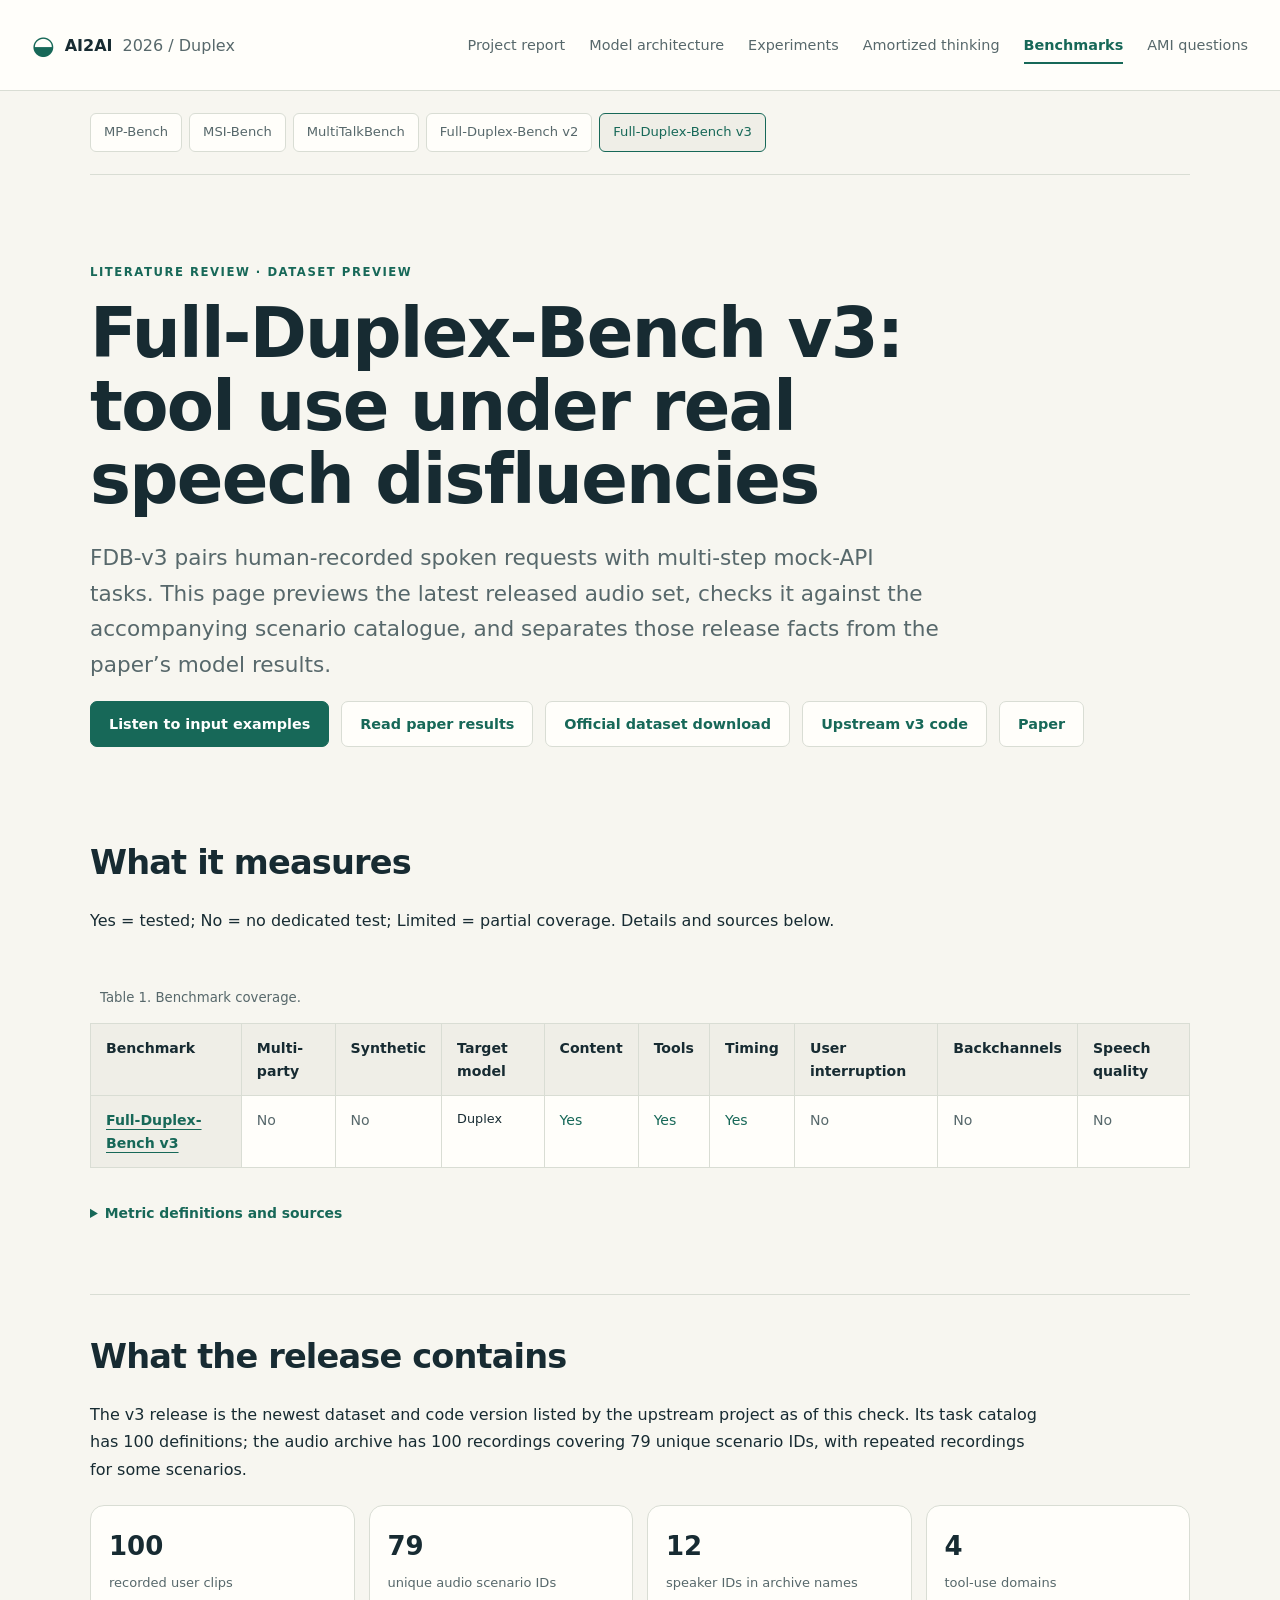
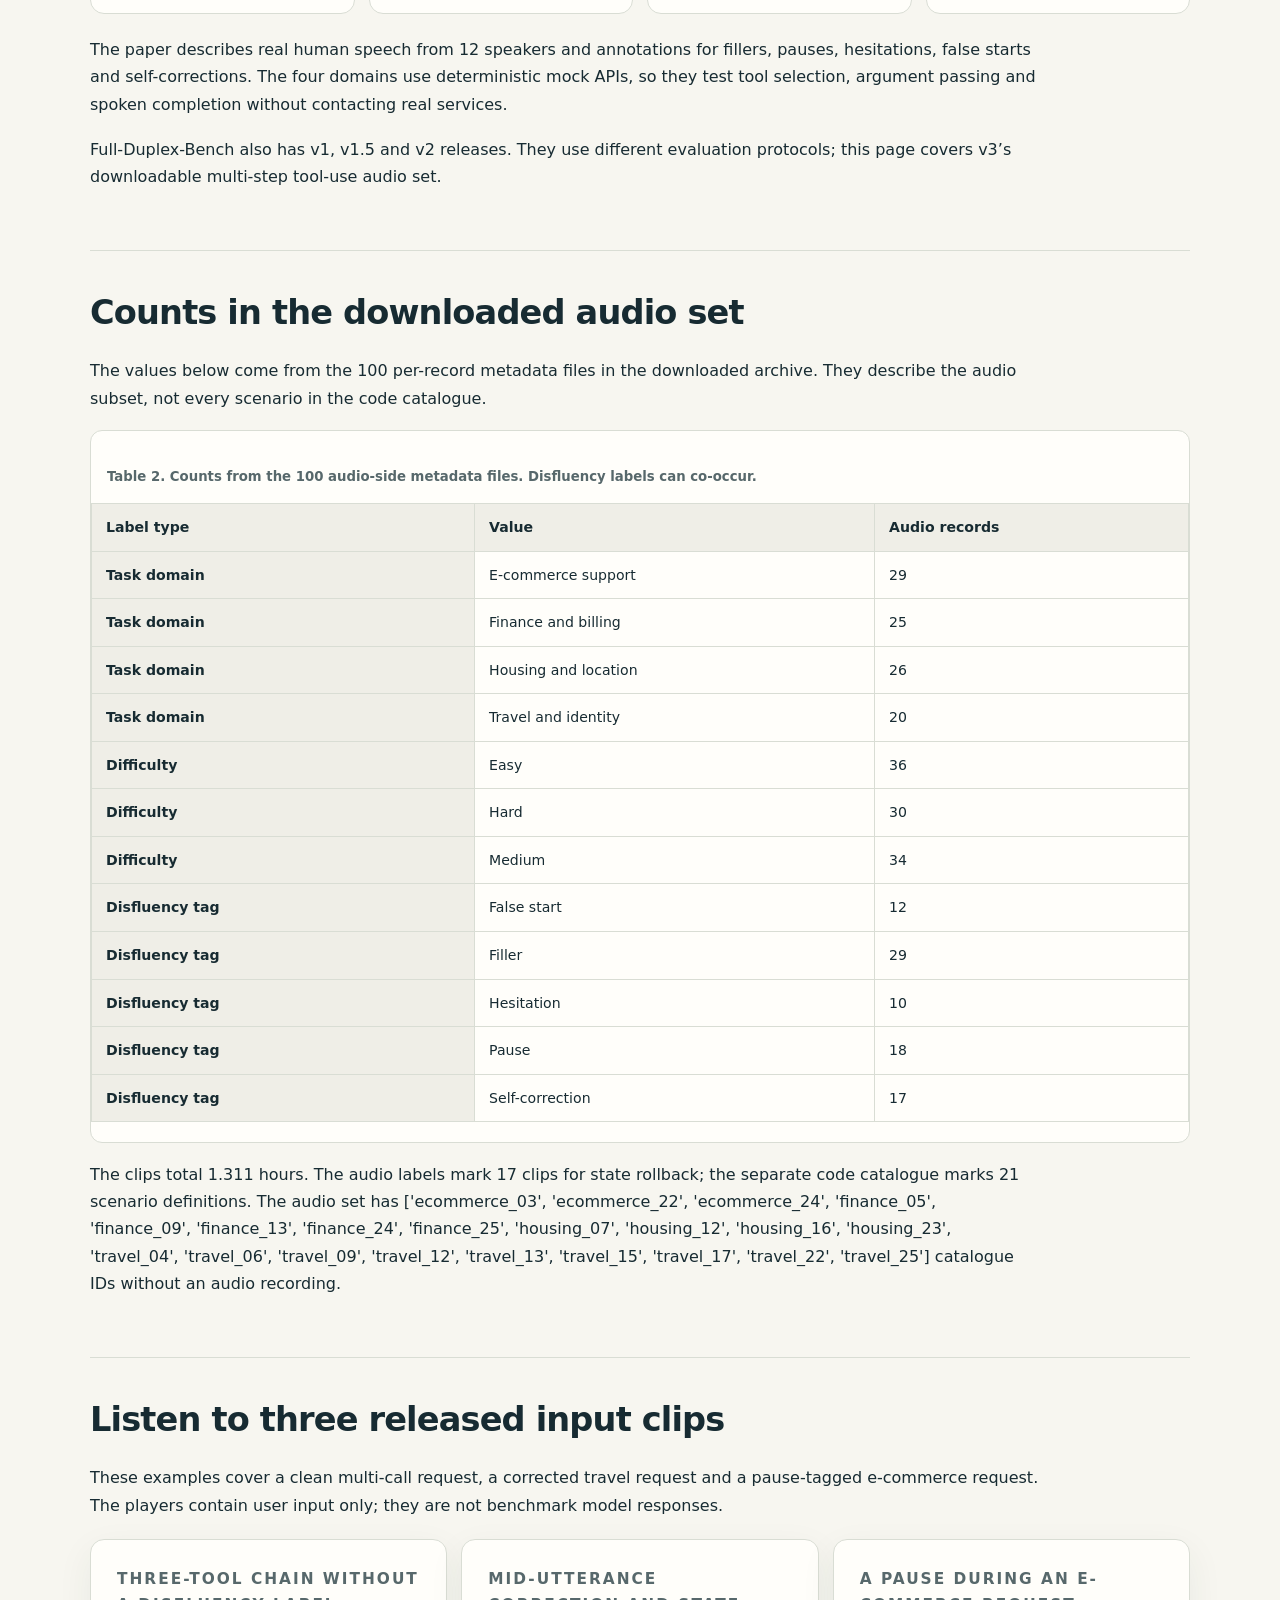
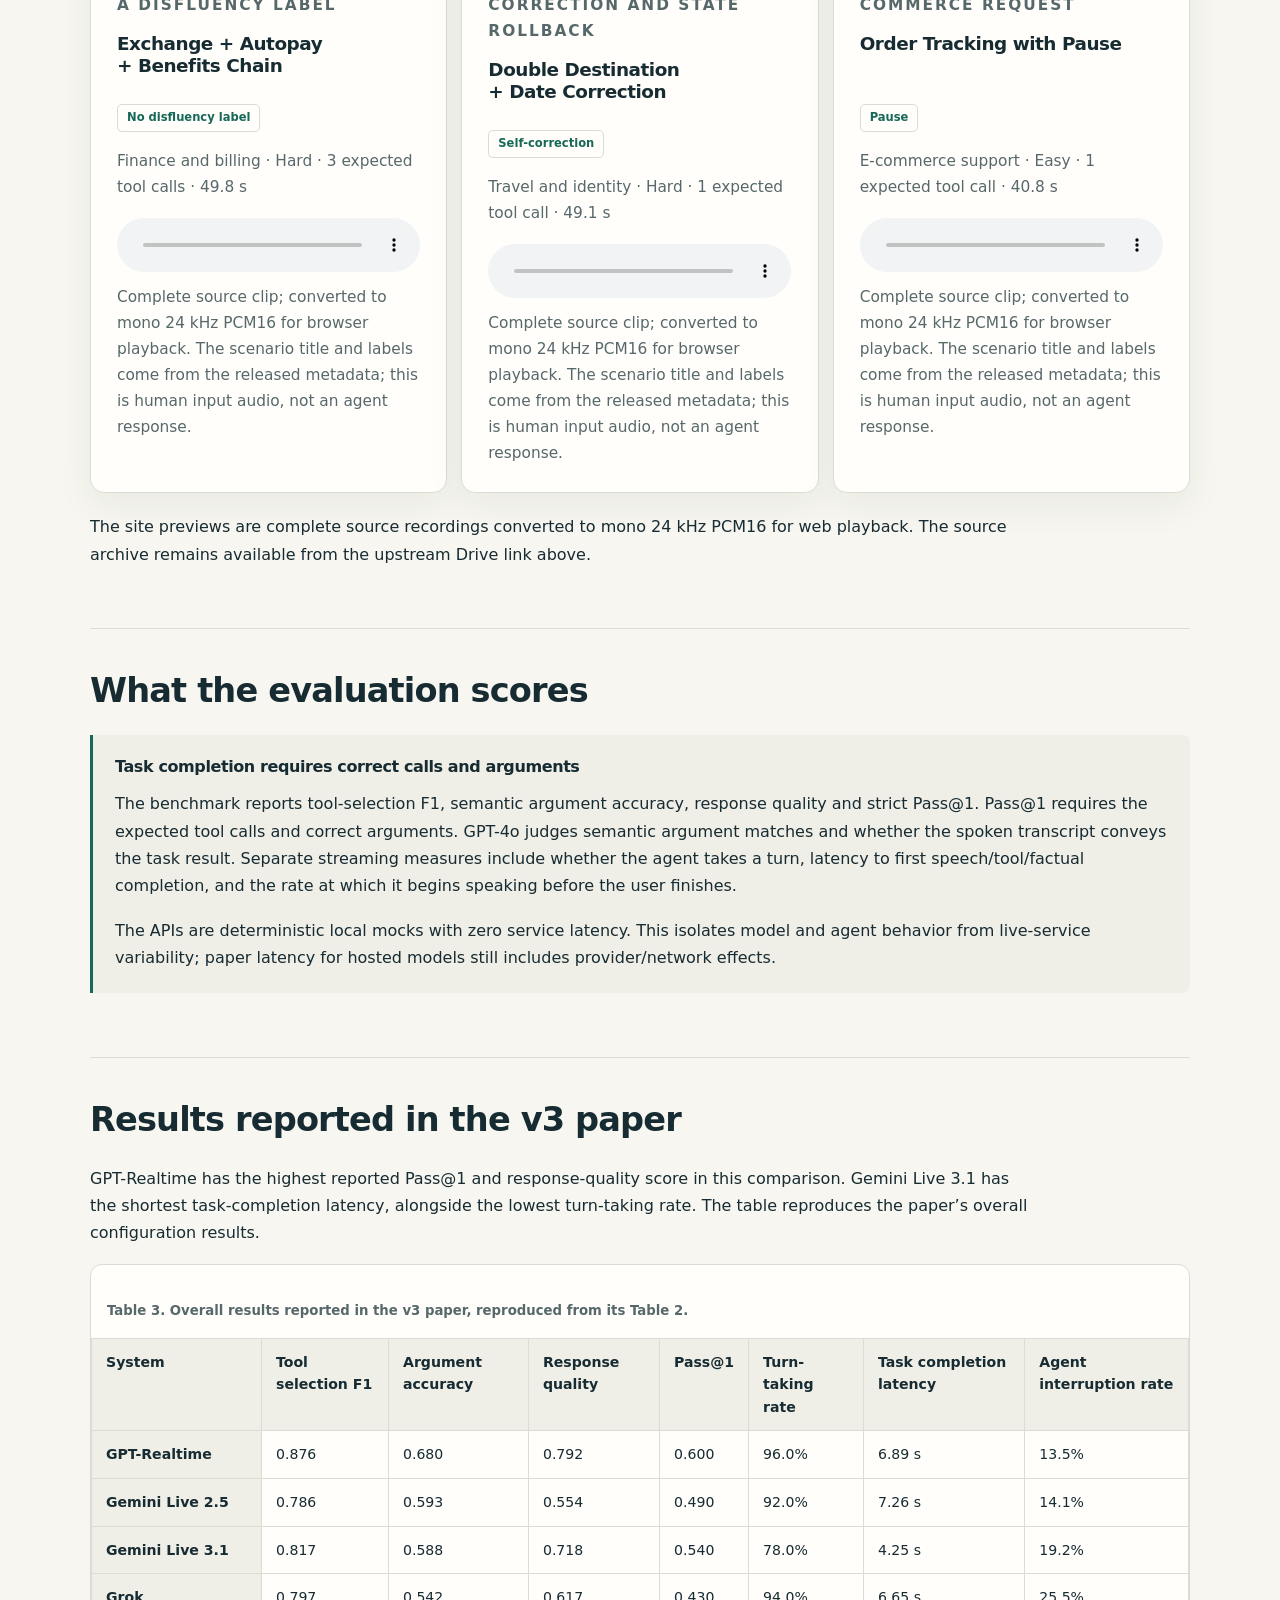
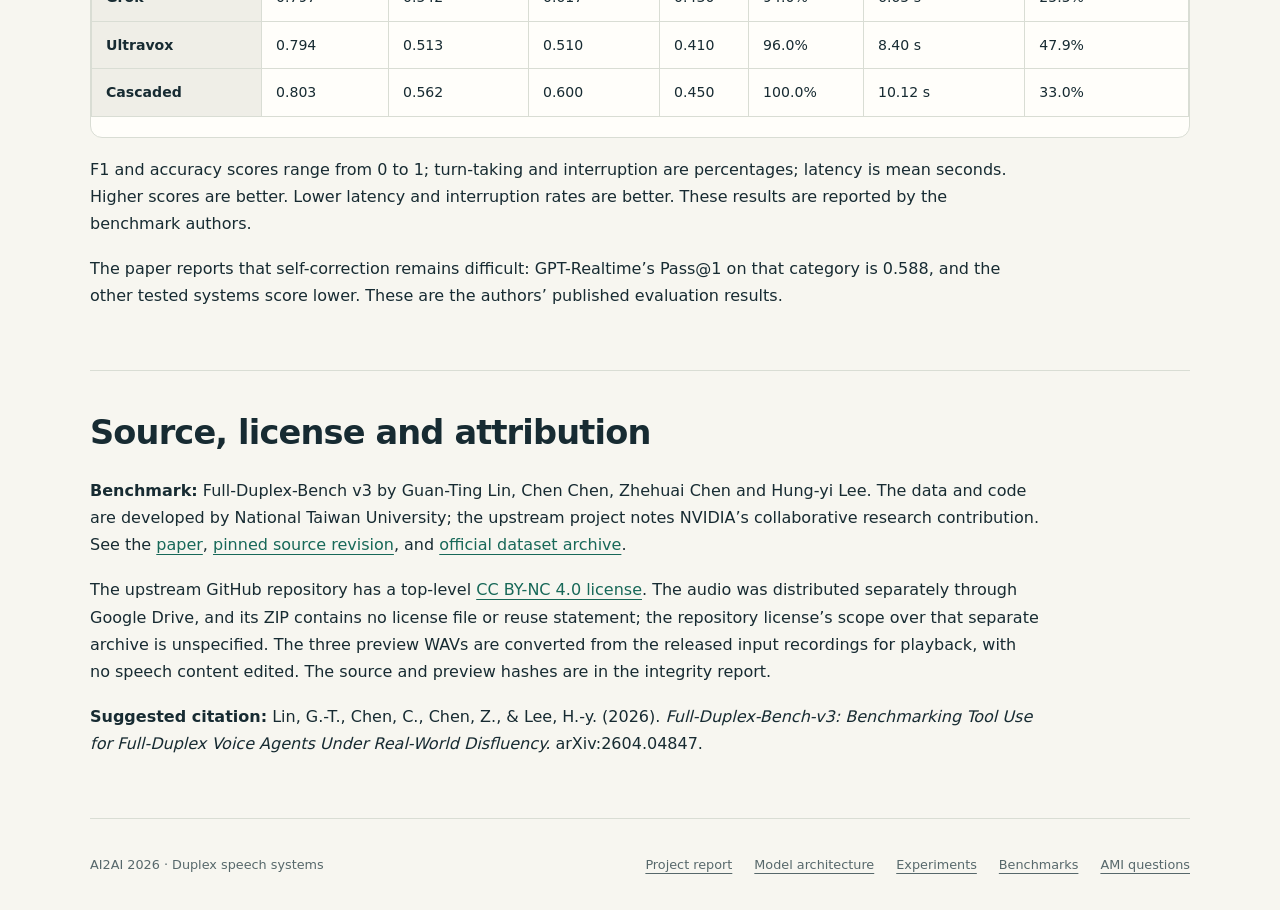
<file: full-duplex-bench.html>
<!doctype html><html lang="en"><head><meta charset="utf-8"><meta name="viewport" content="width=device-width, initial-scale=1"><meta name="color-scheme" content="light dark"><meta name="description" content="Inspect the latest Full-Duplex-Bench v3 release: human-recorded speech, disfluency labels, tool-use scenarios, paper results and a local integrity audit."><meta name="referrer" content="no-referrer"><title>Full-Duplex-Bench v3 · AI2AI 2026 Duplex</title><link rel="stylesheet" href="assets/release.css"><style>
.fdb-jump-links { display:flex; flex-wrap:wrap; gap:8px; margin:18px 0 34px; }
.fdb-jump-links a { color:var(--accent); border:1px solid var(--border); border-radius:999px; padding:7px 12px; text-decoration:none; font-size:13px; }
.fdb-stat-grid { display:grid; grid-template-columns:repeat(4,minmax(0,1fr)); gap:14px; margin:22px 0; }
.fdb-stat { background:var(--surface); border:1px solid var(--border); border-radius:14px; padding:18px; }
.fdb-stat strong { display:block; font-size:26px; font-variant-numeric:tabular-nums; }
.fdb-stat span { color:var(--muted); font-size:13px; }
.fdb-table-scroll { overflow-x:auto; margin:18px 0; border:1px solid var(--border); border-radius:12px; background:var(--surface); }
.fdb-table { width:100%; min-width:620px; border-collapse:collapse; }
.fdb-table caption { padding:15px 16px; color:var(--muted); text-align:left; font-weight:700; }
.fdb-table th,.fdb-table td { padding:12px 14px; border-top:1px solid var(--border); text-align:left; vertical-align:top; }
.fdb-table th[scope="row"] { min-width:170px; }
.fdb-results { min-width:980px; }
.fdb-results td { white-space:nowrap; font-variant-numeric:tabular-nums; }
.fdb-examples { display:grid; grid-template-columns:repeat(3,minmax(0,1fr)); gap:14px; margin:20px 0; }
.fdb-example { min-width:0; }
.fdb-example audio { display:block; width:100%; margin:12px 0; }
.fdb-example h3 { min-height:3.1em; }
.fdb-tags { display:flex; flex-wrap:wrap; gap:6px; }
.fdb-example-note { color:var(--muted); font-size:13px; }
.fdb-license,.fdb-integrity { overflow-wrap:anywhere; }
.fdb-hash,.fdb-path { overflow-wrap:anywhere; word-break:break-all; }
@media (max-width:760px) { .fdb-stat-grid { grid-template-columns:repeat(2,minmax(0,1fr)); } .fdb-examples { grid-template-columns:1fr; } .fdb-example h3 { min-height:0; } }
@media (max-width:420px) { .fdb-stat-grid { gap:8px; } .fdb-stat { padding:13px; } .fdb-stat strong { font-size:22px; } }
</style></head><body><a class="skip-link" href="#main">Skip to content</a><header class="site-nav"><div class="nav-inner"><a class="brand" href="index.html"><span class="brand-mark" aria-hidden="true">◒</span> AI2AI <span>2026 / Duplex</span></a><nav class="nav-links" aria-label="Main navigation"><a href="index.html">Project report</a><a href="architecture.html">Model architecture</a><a href="reproduction.html">Experiments</a><a href="amortized-thinking.html">Amortized thinking</a><a href="benchmarks.html" aria-current="page">Benchmarks</a><a href="ami-questions.html">AMI questions</a></nav></div></header><main id="main" class="container"><nav class="review-tabs" aria-label="Benchmark pages"><a href="mpbench.html">MP-Bench</a><a href="msi-bench.html">MSI-Bench</a><a href="multitalk-bench.html">MultiTalkBench</a><a href="full-duplex-bench-v2.html">Full-Duplex-Bench v2</a><a href="full-duplex-bench.html" aria-current="page">Full-Duplex-Bench v3</a></nav>
<header class="hero"><p class="eyebrow">Literature review · Dataset preview</p>
<h1>Full-Duplex-Bench v3: tool use under real speech disfluencies</h1>
<p class="lede">FDB-v3 pairs human-recorded spoken requests with multi-step mock-API tasks. This page previews the latest released audio set, checks it against the accompanying scenario catalogue, and separates those release facts from the paper’s model results.</p>

<div class="button-row"><a class="button primary" href="#audio-examples">Listen to input examples</a><a class="button" href="#results">Read paper results</a><a class="button" href="https://drive.google.com/file/d/1SO_4MTazWQ_jvCx0dtmpQ-t40bdd07yz/view?usp=sharing">Official dataset download</a><a class="button" href="https://github.com/DanielLin94144/Full-Duplex-Bench/tree/3e799c45a045256f47d5f1c9cda90157e2d2ec9e/v3">Upstream v3 code</a><a class="button" href="https://arxiv.org/abs/2604.04847">Paper</a></div></header>

<section class="section benchmark-scope" id="benchmark-scope"><h2>What it measures</h2><p class="benchmark-scope-hint">Yes = tested; No = no dedicated test; Limited = partial coverage. Details and sources below.</p><div aria-label="Benchmark scope comparison" class="benchmark-scope-scroll" role="region" tabindex="0"><table id="benchmark-scope-table"><caption>Table 1. Benchmark coverage.</caption><thead><tr><th scope="col">Benchmark</th><th scope="col">Multi-party</th><th scope="col">Synthetic</th><th scope="col">Target model</th><th scope="col">Content</th><th scope="col">Tools</th><th scope="col">Timing</th><th scope="col">User interruption</th><th scope="col">Backchannels</th><th scope="col">Speech quality</th></tr></thead><tbody><tr data-benchmark="fdb-v3"><th scope="row"><a href="full-duplex-bench.html">Full-Duplex-Bench v3</a></th><td class="scope-no">No</td><td class="scope-no">No</td><td class="scope-label">Duplex</td><td class="scope-yes">Yes</td><td class="scope-yes">Yes</td><td class="scope-yes">Yes</td><td class="scope-no">No</td><td class="scope-no">No</td><td class="scope-no">No</td></tr></tbody></table></div><details class="benchmark-scope-details"><summary>Metric definitions and sources</summary><p>Coverage of the published evaluation protocol, not every task that could be built from the data. Model interface describes the intended input/output route; it does not imply that every capability of that model is evaluated.</p><p>Multi-party means a group setting, in text or audio. Synthetic describes the conversation/voice material; Mixed combines generated and human material. Target model: Text = text input/output; Audio→text = audio input, text/JSON output; Voice = voice interaction; Duplex = concurrent listening and speaking. Alternative adapters and text controls are listed below.</p><p>Content = semantic response scoring; Tools = call correctness; Timing = participation or response timing; User interruption = yielding/recovery when a user interrupts; Backchannels = generation or tolerance of brief acknowledgments; Speech quality = acoustic/prosodic scoring. A Yes does not imply comprehensive coverage. MSI bystander interference is distinct from directed user interruption. Source check: 2026-10-19.</p><article class="benchmark-scope-note"><h3>Full-Duplex-Bench v3</h3><dl><dt>Multi-speaker setting</dt><dd>No: one user speaker per recorded input clip; the task catalogue also defines a scripted agent turn.</dd><dt>Data origin</dt><dd>Human-recorded English speech from 12 speaker IDs, annotated for fillers, pauses, hesitations, false starts and self-corrections.</dd><dt>Input, protocol and model interface</dt><dd>Streaming voice-agent evaluation over recorded user audio, with local deterministic mock APIs and generated spoken responses.</dd><dt>Semantic response scoring</dt><dd>Yes: task completion, semantic tool arguments and spoken response content; GPT-4o judges argument and response quality.</dd><dt>Tool-call scoring</dt><dd>Yes: multi-step tool selection and argument correctness across four domains; pass@1 requires all expected calls and arguments.</dd><dt>Duplex and timing coverage</dt><dd>Yes: turn-taking, agent-start interruption rate and first-response, tool-call and task-completion latency.</dd><dt>What the scores do not establish</dt><dd>No multi-party conversation, real-service execution, dedicated user-barge-in recovery or acoustic speech-quality score. Mock APIs have zero service latency; hosted-model latency includes provider/network effects.</dd></dl><p><a href="https://arxiv.org/html/2604.04847">Paper §§3–5</a> · <a href="https://github.com/DanielLin94144/Full-Duplex-Bench/tree/3e799c45a045256f47d5f1c9cda90157e2d2ec9e/v3">Pinned v3 code and release README</a> · <a href="https://drive.google.com/file/d/1SO_4MTazWQ_jvCx0dtmpQ-t40bdd07yz/view?usp=sharing">Official dataset download</a></p></article></details></section>
<section class="section" id="overview"><h2>What the release contains</h2>
<p class="section-intro">The v3 release is the newest dataset and code version listed by the upstream project as of this check. Its task catalog has 100 definitions; the audio archive has 100 recordings covering 79 unique scenario IDs, with repeated recordings for some scenarios.</p>
<div class="fdb-stat-grid"><article class="fdb-stat"><strong>100</strong><span>recorded user clips</span></article><article class="fdb-stat"><strong>79</strong><span>unique audio scenario IDs</span></article><article class="fdb-stat"><strong>12</strong><span>speaker IDs in archive names</span></article><article class="fdb-stat"><strong>4</strong><span>tool-use domains</span></article></div>
<p>The paper describes real human speech from 12 speakers and annotations for fillers, pauses, hesitations, false starts and self-corrections. The four domains use deterministic mock APIs, so they test tool selection, argument passing and spoken completion without contacting real services.</p>
<p>Full-Duplex-Bench also has v1, v1.5 and v2 releases. They use different evaluation protocols; this page covers v3’s downloadable multi-step tool-use audio set.</p>
</section>
<section class="section" id="composition"><h2>Counts in the downloaded audio set</h2>
<p class="section-intro">The values below come from the 100 per-record metadata files in the downloaded archive. They describe the audio subset, not every scenario in the code catalogue.</p>
<div aria-label="Dataset composition" class="fdb-table-scroll" role="region" tabindex="0"><table class="fdb-table"><caption>Table 2. Counts from the 100 audio-side metadata files. Disfluency labels can co-occur.</caption><thead><tr><th scope="col">Label type</th><th scope="col">Value</th><th scope="col">Audio records</th></tr></thead><tbody><tr><th scope="row">Task domain</th><td>E-commerce support</td><td>29</td></tr><tr><th scope="row">Task domain</th><td>Finance and billing</td><td>25</td></tr><tr><th scope="row">Task domain</th><td>Housing and location</td><td>26</td></tr><tr><th scope="row">Task domain</th><td>Travel and identity</td><td>20</td></tr><tr><th scope="row">Difficulty</th><td>Easy</td><td>36</td></tr><tr><th scope="row">Difficulty</th><td>Hard</td><td>30</td></tr><tr><th scope="row">Difficulty</th><td>Medium</td><td>34</td></tr><tr><th scope="row">Disfluency tag</th><td>False start</td><td>12</td></tr><tr><th scope="row">Disfluency tag</th><td>Filler</td><td>29</td></tr><tr><th scope="row">Disfluency tag</th><td>Hesitation</td><td>10</td></tr><tr><th scope="row">Disfluency tag</th><td>Pause</td><td>18</td></tr><tr><th scope="row">Disfluency tag</th><td>Self-correction</td><td>17</td></tr></tbody></table></div><p>The clips total 1.311 hours. The audio labels mark 17 clips for state rollback; the separate code catalogue marks 21 scenario definitions. The audio set has ['ecommerce_03', 'ecommerce_22', 'ecommerce_24', 'finance_05', 'finance_09', 'finance_13', 'finance_24', 'finance_25', 'housing_07', 'housing_12', 'housing_16', 'housing_23', 'travel_04', 'travel_06', 'travel_09', 'travel_12', 'travel_13', 'travel_15', 'travel_17', 'travel_22', 'travel_25'] catalogue IDs without an audio recording.</p>
</section>
<section class="section" id="audio-examples"><h2>Listen to three released input clips</h2>
<p class="section-intro">These examples cover a clean multi-call request, a corrected travel request and a pause-tagged e-commerce request. The players contain user input only; they are not benchmark model responses.</p>
<div class="fdb-examples"><article class="card fdb-example"><p class="eyebrow">Three-tool chain without a disfluency label</p><h3>Exchange + Autopay + Benefits Chain</h3><div class="fdb-tags"><span class="tag">No disfluency label</span></div><p class="meta">Finance and billing · Hard · 3 expected tool calls · 49.8 s</p><audio aria-label="Play FDB-v3 input audio for finance_18" controls="" preload="none"><source src="assets/full-duplex-bench-v3/finance-18.wav?v=4e426416b237" type="audio/wav"/>Audio playback is unavailable. <a href="assets/full-duplex-bench-v3/finance-18.wav?v=4e426416b237">Download this preview WAV</a>.</audio><p class="fdb-example-note">Complete source clip; converted to mono 24 kHz PCM16 for browser playback. The scenario title and labels come from the released metadata; this is human input audio, not an agent response.</p></article><article class="card fdb-example"><p class="eyebrow">Mid-utterance correction and state rollback</p><h3>Double Destination + Date Correction</h3><div class="fdb-tags"><span class="tag">Self-correction</span></div><p class="meta">Travel and identity · Hard · 1 expected tool call · 49.1 s</p><audio aria-label="Play FDB-v3 input audio for travel_19" controls="" preload="none"><source src="assets/full-duplex-bench-v3/travel-19.wav?v=f08d99256337" type="audio/wav"/>Audio playback is unavailable. <a href="assets/full-duplex-bench-v3/travel-19.wav?v=f08d99256337">Download this preview WAV</a>.</audio><p class="fdb-example-note">Complete source clip; converted to mono 24 kHz PCM16 for browser playback. The scenario title and labels come from the released metadata; this is human input audio, not an agent response.</p></article><article class="card fdb-example"><p class="eyebrow">A pause during an e-commerce request</p><h3>Order Tracking with Pause</h3><div class="fdb-tags"><span class="tag">Pause</span></div><p class="meta">E-commerce support · Easy · 1 expected tool call · 40.8 s</p><audio aria-label="Play FDB-v3 input audio for ecommerce_04" controls="" preload="none"><source src="assets/full-duplex-bench-v3/ecommerce-04.wav?v=f074976b9845" type="audio/wav"/>Audio playback is unavailable. <a href="assets/full-duplex-bench-v3/ecommerce-04.wav?v=f074976b9845">Download this preview WAV</a>.</audio><p class="fdb-example-note">Complete source clip; converted to mono 24 kHz PCM16 for browser playback. The scenario title and labels come from the released metadata; this is human input audio, not an agent response.</p></article></div>
<p>The site previews are complete source recordings converted to mono 24 kHz PCM16 for web playback. The source archive remains available from the upstream Drive link above.</p>
</section>
<section class="section" id="scoring"><h2>What the evaluation scores</h2>
<div class="callout"><h3>Task completion requires correct calls and arguments</h3><p>The benchmark reports tool-selection F1, semantic argument accuracy, response quality and strict Pass@1. Pass@1 requires the expected tool calls and correct arguments. GPT-4o judges semantic argument matches and whether the spoken transcript conveys the task result. Separate streaming measures include whether the agent takes a turn, latency to first speech/tool/factual completion, and the rate at which it begins speaking before the user finishes.</p><p>The APIs are deterministic local mocks with zero service latency. This isolates model and agent behavior from live-service variability; paper latency for hosted models still includes provider/network effects.</p></div>
</section>
<section class="section" id="results"><h2>Results reported in the v3 paper</h2>
<p class="section-intro">GPT-Realtime has the highest reported Pass@1 and response-quality score in this comparison. Gemini Live 3.1 has the shortest task-completion latency, alongside the lowest turn-taking rate. The table reproduces the paper’s overall configuration results.</p>
<div aria-label="Paper-reported model results" class="fdb-table-scroll" role="region" tabindex="0"><table class="fdb-table fdb-results"><caption>Table 3. Overall results reported in the v3 paper, reproduced from its Table 2.</caption><thead><tr><th scope="col">System</th><th scope="col">Tool selection F1</th><th scope="col">Argument accuracy</th><th scope="col">Response quality</th><th scope="col">Pass@1</th><th scope="col">Turn-taking rate</th><th scope="col">Task completion latency</th><th scope="col">Agent interruption rate</th></tr></thead><tbody><tr><th scope="row">GPT-Realtime</th><td>0.876</td><td>0.680</td><td>0.792</td><td>0.600</td><td>96.0%</td><td>6.89 s</td><td>13.5%</td></tr><tr><th scope="row">Gemini Live 2.5</th><td>0.786</td><td>0.593</td><td>0.554</td><td>0.490</td><td>92.0%</td><td>7.26 s</td><td>14.1%</td></tr><tr><th scope="row">Gemini Live 3.1</th><td>0.817</td><td>0.588</td><td>0.718</td><td>0.540</td><td>78.0%</td><td>4.25 s</td><td>19.2%</td></tr><tr><th scope="row">Grok</th><td>0.797</td><td>0.542</td><td>0.617</td><td>0.430</td><td>94.0%</td><td>6.65 s</td><td>25.5%</td></tr><tr><th scope="row">Ultravox</th><td>0.794</td><td>0.513</td><td>0.510</td><td>0.410</td><td>96.0%</td><td>8.40 s</td><td>47.9%</td></tr><tr><th scope="row">Cascaded</th><td>0.803</td><td>0.562</td><td>0.600</td><td>0.450</td><td>100.0%</td><td>10.12 s</td><td>33.0%</td></tr></tbody></table></div><p>F1 and accuracy scores range from 0 to 1; turn-taking and interruption are percentages; latency is mean seconds. Higher scores are better. Lower latency and interruption rates are better. These results are reported by the benchmark authors.</p>
<p>The paper reports that self-correction remains difficult: GPT-Realtime’s Pass@1 on that category is 0.588, and the other tested systems score lower. These are the authors’ published evaluation results.</p>
</section>

<section class="section" id="provenance"><h2>Source, license and attribution</h2>
<p class="fdb-license"><strong>Benchmark:</strong> Full-Duplex-Bench v3 by Guan-Ting Lin, Chen Chen, Zhehuai Chen and Hung-yi Lee. The data and code are developed by National Taiwan University; the upstream project notes NVIDIA’s collaborative research contribution. See the <a href="https://arxiv.org/abs/2604.04847">paper</a>, <a href="https://github.com/DanielLin94144/Full-Duplex-Bench/tree/3e799c45a045256f47d5f1c9cda90157e2d2ec9e">pinned source revision</a>, and <a href="https://drive.google.com/file/d/1SO_4MTazWQ_jvCx0dtmpQ-t40bdd07yz/view?usp=sharing">official dataset archive</a>.</p>
<p>The upstream GitHub repository has a top-level <a href="https://github.com/DanielLin94144/Full-Duplex-Bench/blob/3e799c45a045256f47d5f1c9cda90157e2d2ec9e/LICENSE">CC BY-NC 4.0 license</a>. The audio was distributed separately through Google Drive, and its ZIP contains no license file or reuse statement; the repository license’s scope over that separate archive is unspecified. The three preview WAVs are converted from the released input recordings for playback, with no speech content edited. The source and preview hashes are in the integrity report.</p>
<p><strong>Suggested citation:</strong> Lin, G.-T., Chen, C., Chen, Z., &amp; Lee, H.-y. (2026). <em>Full-Duplex-Bench-v3: Benchmarking Tool Use for Full-Duplex Voice Agents Under Real-World Disfluency.</em> arXiv:2604.04847.</p>

</section>

</main><footer class="container site-footer"><p>AI2AI 2026 · Duplex speech systems</p><a href="index.html">Project report</a><a href="architecture.html">Model architecture</a><a href="reproduction.html">Experiments</a><a href="benchmarks.html">Benchmarks</a><a href="ami-questions.html">AMI questions</a></footer><script src="assets/release.js" defer></script></body></html>
</file>
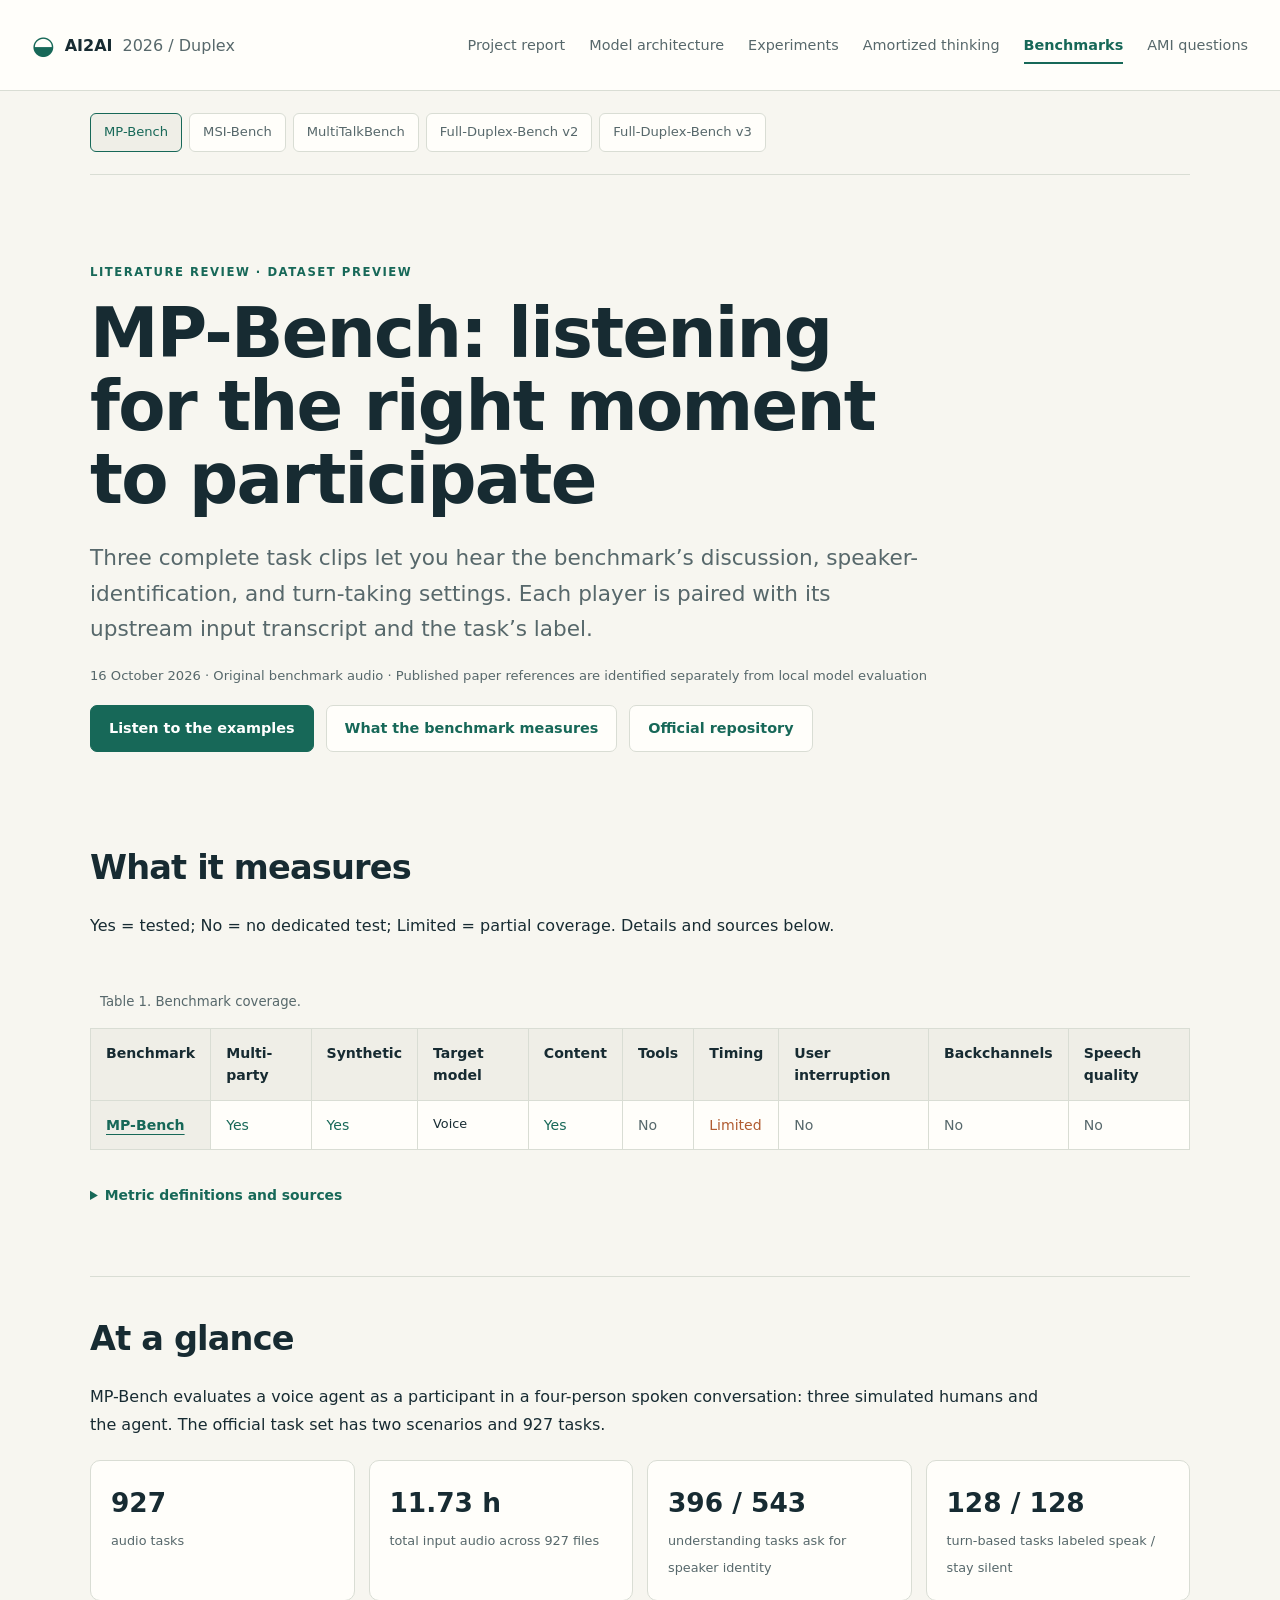
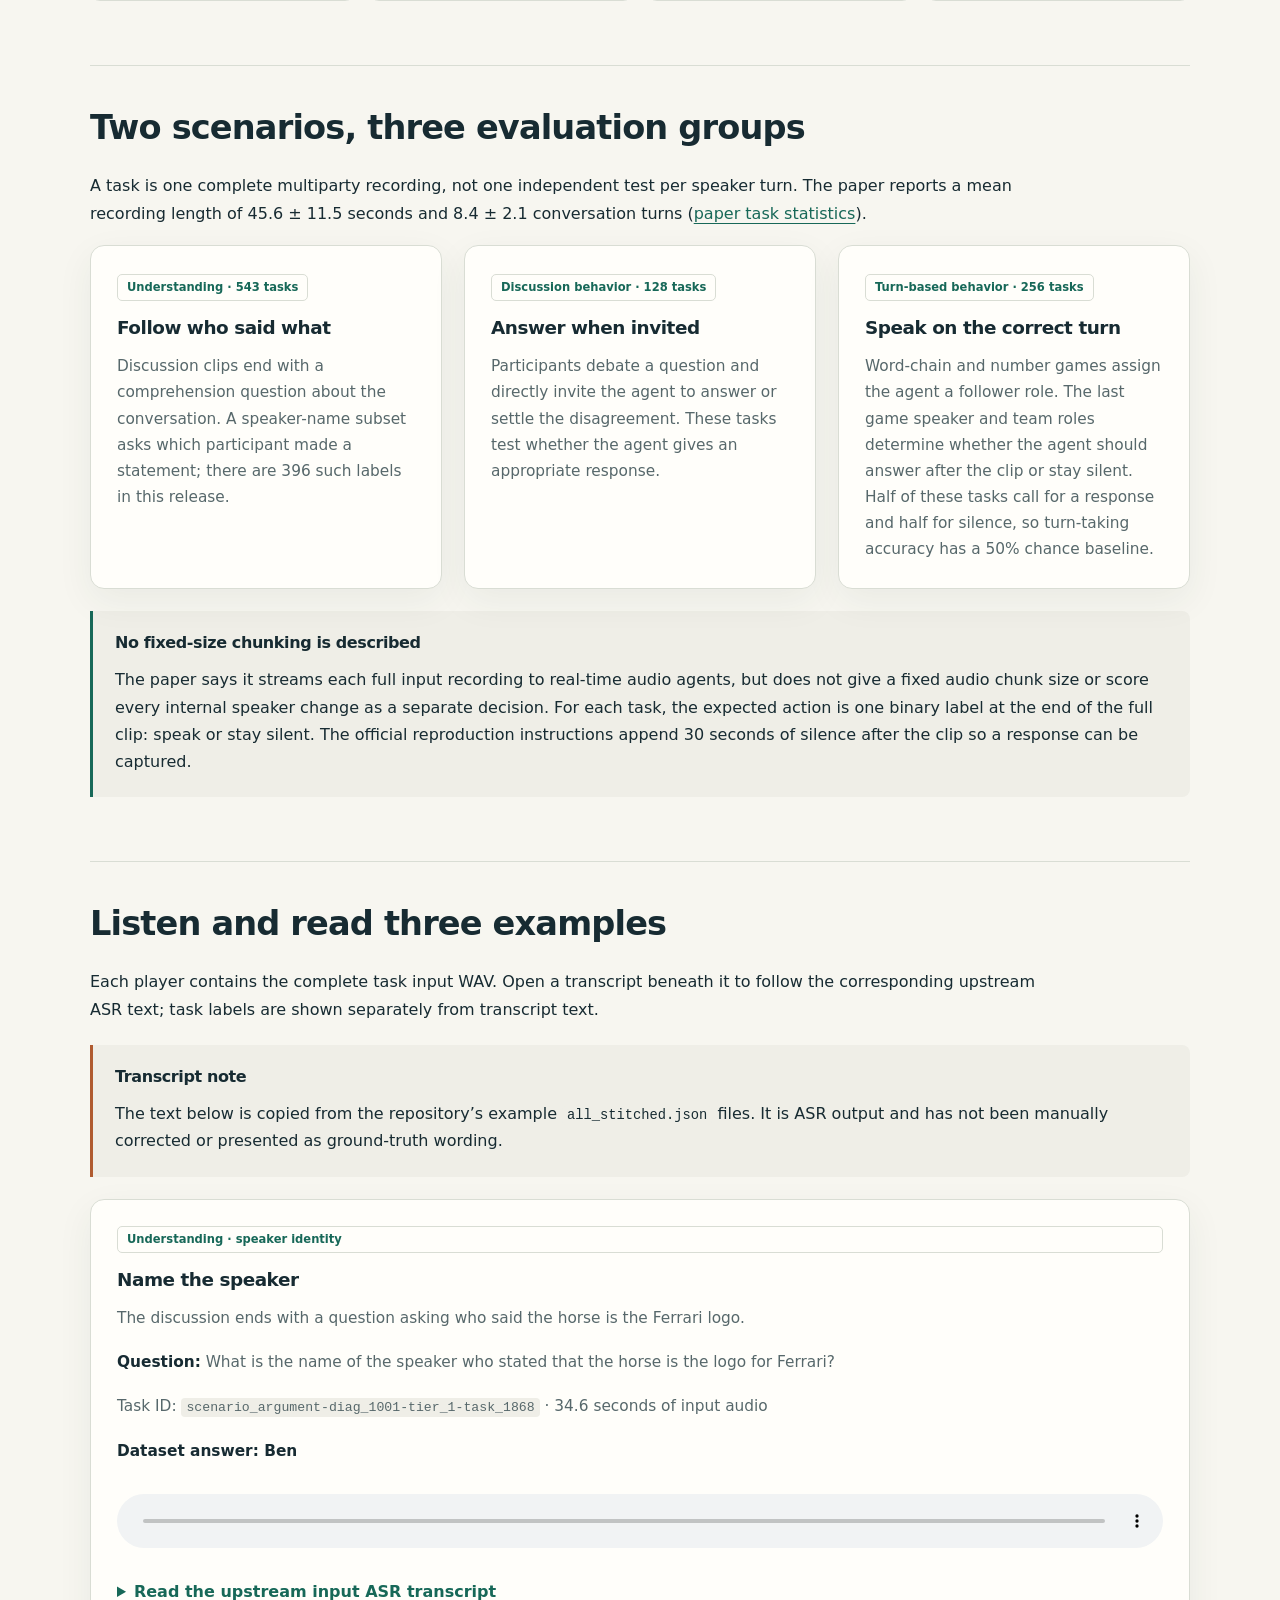
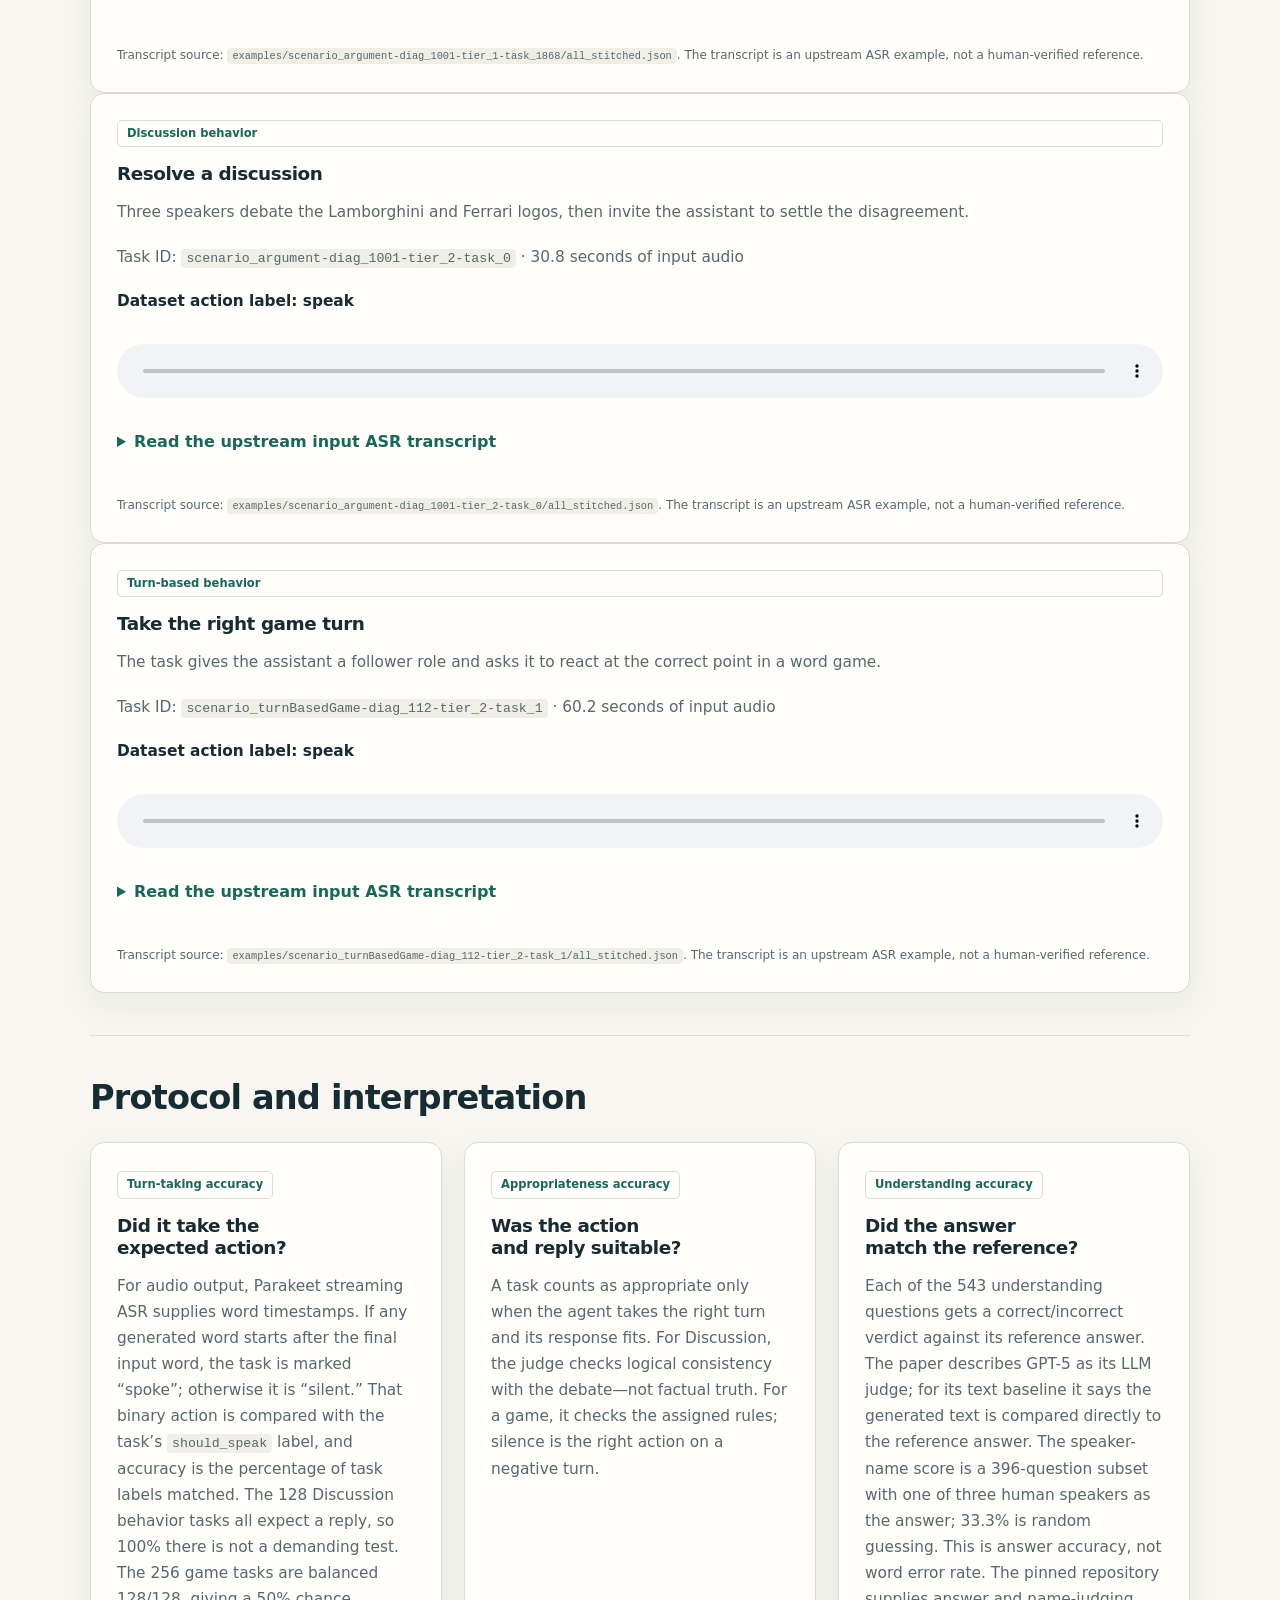
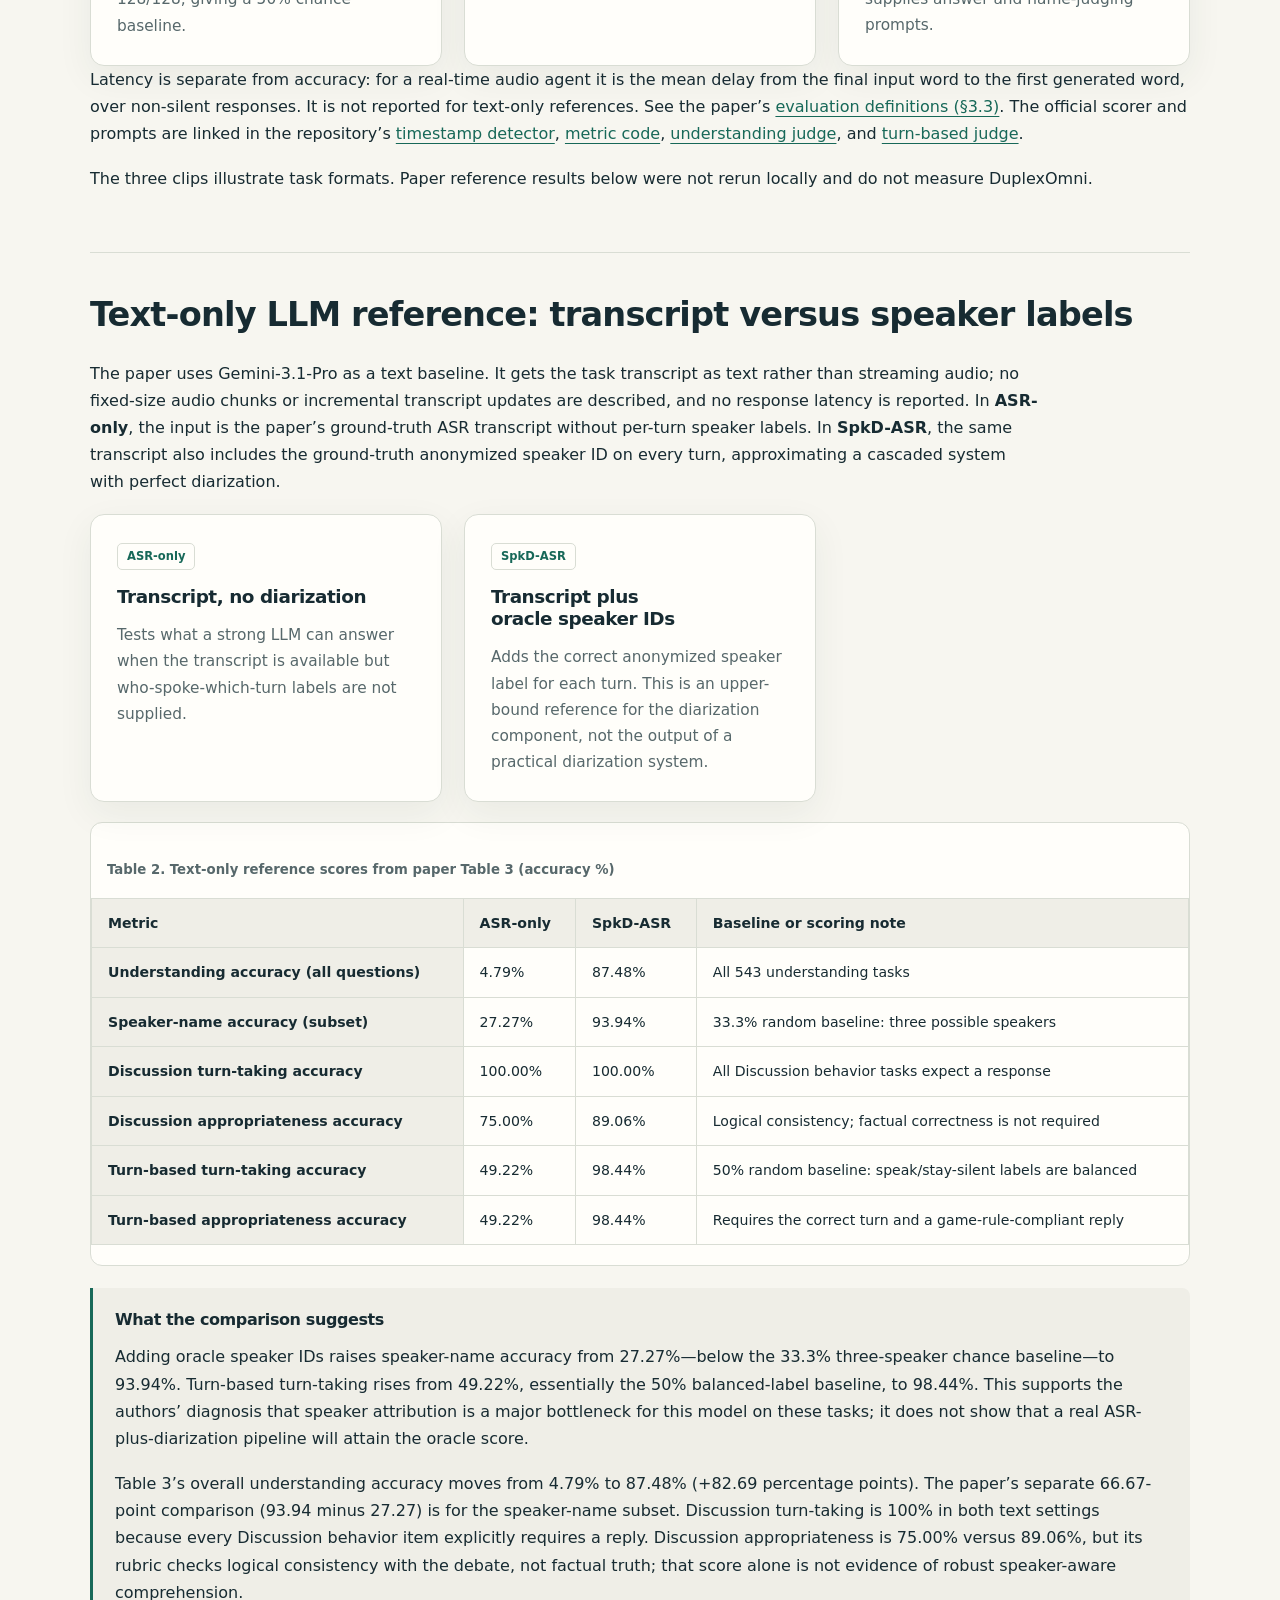
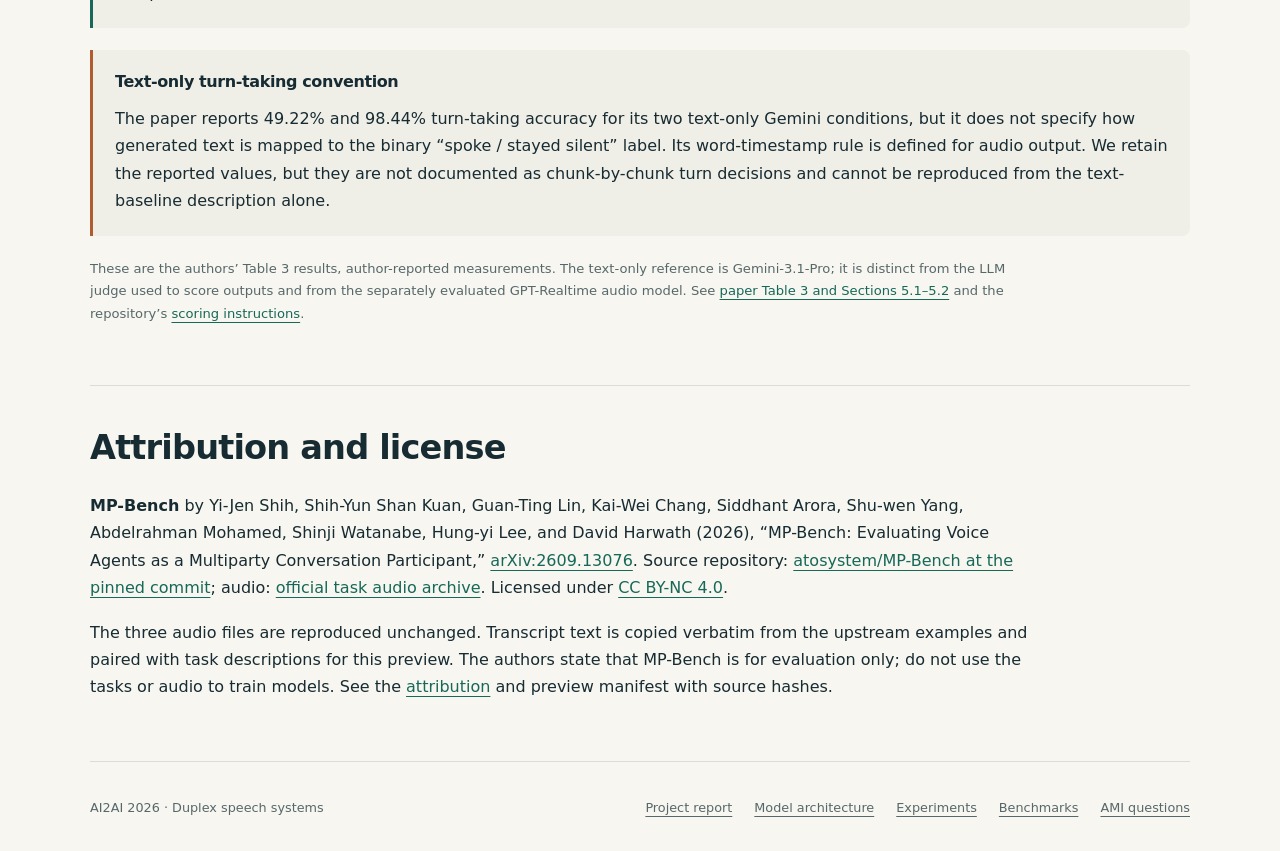
<file: mpbench.html>
<!doctype html><html lang="en"><head><meta charset="utf-8"><meta name="viewport" content="width=device-width, initial-scale=1"><meta name="color-scheme" content="light dark"><meta name="description" content="Listen to three attributed MP-Bench multiparty voice task samples, read their upstream ASR transcripts, and inspect the task mix and paper-reported text-only LLM references."><meta name="referrer" content="no-referrer"><title>MP-Bench · AI2AI 2026 Duplex</title><link rel="stylesheet" href="assets/release.css"><style>
.mpbench-card { display:flex; flex-direction:column; }
.mpbench-card audio { width:100%; margin:12px 0 16px; }
.mpbench-card .mpbench-label { color:var(--text); }
.mpbench-card .mpbench-transcript { color:var(--text); overflow-wrap:anywhere; }
.mpbench-card .mpbench-source { margin-top:auto; padding-top:14px; font-size:12px; }
.mpbench-license { overflow-wrap:anywhere; }
.mpbench-results-scroll { overflow-x:auto; margin:20px 0; border:1px solid var(--border); border-radius:12px; background:var(--surface); }
.mpbench-results { width:100%; min-width:720px; border-collapse:collapse; }
.mpbench-results caption { padding:16px; color:var(--muted); font-weight:700; text-align:left; }
.mpbench-results th, .mpbench-results td { padding:13px 16px; border-top:1px solid var(--border); text-align:left; vertical-align:top; }
.mpbench-results th[scope="row"] { min-width:210px; }
.mpbench-results td:nth-child(2), .mpbench-results td:nth-child(3) { white-space:nowrap; font-variant-numeric:tabular-nums; }
</style></head><body><a class="skip-link" href="#main">Skip to content</a><header class="site-nav"><div class="nav-inner"><a class="brand" href="index.html"><span class="brand-mark" aria-hidden="true">◒</span> AI2AI <span>2026 / Duplex</span></a><nav class="nav-links" aria-label="Main navigation"><a href="index.html">Project report</a><a href="architecture.html">Model architecture</a><a href="reproduction.html">Experiments</a><a href="amortized-thinking.html">Amortized thinking</a><a href="benchmarks.html" aria-current="page">Benchmarks</a><a href="ami-questions.html">AMI questions</a></nav></div></header><main id="main" class="container"><nav class="review-tabs" aria-label="Benchmark pages"><a href="mpbench.html" aria-current="page">MP-Bench</a><a href="msi-bench.html">MSI-Bench</a><a href="multitalk-bench.html">MultiTalkBench</a><a href="full-duplex-bench-v2.html">Full-Duplex-Bench v2</a><a href="full-duplex-bench.html">Full-Duplex-Bench v3</a></nav>
<header class="hero" id="mpbench-review"><p class="eyebrow">Literature review · Dataset preview</p>
<h1>MP-Bench: listening for the right moment to participate</h1>
<p class="lede">Three complete task clips let you hear the benchmark’s discussion, speaker-identification, and turn-taking settings. Each player is paired with its upstream input transcript and the task’s label.</p>
<p class="meta">16 October 2026 · Original benchmark audio · Published paper references are identified separately from local model evaluation</p>
<div class="button-row"><a class="button primary" href="#previews">Listen to the examples</a><a class="button" href="#task-design">What the benchmark measures</a><a class="button" href="https://github.com/atosystem/MP-Bench">Official repository</a></div></header>

<section class="section benchmark-scope" id="benchmark-scope"><h2>What it measures</h2><p class="benchmark-scope-hint">Yes = tested; No = no dedicated test; Limited = partial coverage. Details and sources below.</p><div aria-label="Benchmark scope comparison" class="benchmark-scope-scroll" role="region" tabindex="0"><table id="benchmark-scope-table"><caption>Table 1. Benchmark coverage.</caption><thead><tr><th scope="col">Benchmark</th><th scope="col">Multi-party</th><th scope="col">Synthetic</th><th scope="col">Target model</th><th scope="col">Content</th><th scope="col">Tools</th><th scope="col">Timing</th><th scope="col">User interruption</th><th scope="col">Backchannels</th><th scope="col">Speech quality</th></tr></thead><tbody><tr data-benchmark="mp"><th scope="row"><a href="mpbench.html">MP-Bench</a></th><td class="scope-yes">Yes</td><td class="scope-yes">Yes</td><td class="scope-label">Voice</td><td class="scope-yes">Yes</td><td class="scope-no">No</td><td class="scope-partial">Limited</td><td class="scope-no">No</td><td class="scope-no">No</td><td class="scope-no">No</td></tr></tbody></table></div><details class="benchmark-scope-details"><summary>Metric definitions and sources</summary><p>Coverage of the published evaluation protocol, not every task that could be built from the data. Model interface describes the intended input/output route; it does not imply that every capability of that model is evaluated.</p><p>Multi-party means a group setting, in text or audio. Synthetic describes the conversation/voice material; Mixed combines generated and human material. Target model: Text = text input/output; Audio→text = audio input, text/JSON output; Voice = voice interaction; Duplex = concurrent listening and speaking. Alternative adapters and text controls are listed below.</p><p>Content = semantic response scoring; Tools = call correctness; Timing = participation or response timing; User interruption = yielding/recovery when a user interrupts; Backchannels = generation or tolerance of brief acknowledgments; Speech quality = acoustic/prosodic scoring. A Yes does not imply comprehensive coverage. MSI bystander interference is distinct from directed user interruption. Source check: 2026-10-19.</p><article class="benchmark-scope-note"><h3>MP-Bench</h3><dl><dt>Multi-speaker setting</dt><dd>Yes: 3 simulated human speakers plus the agent; discussion and turn-based games.</dd><dt>Data origin</dt><dd>Synthetic LLM-authored dialogue rendered with ElevenLabs conversational TTS; human-verified tasks. Main recordings have no overlapping speech or background noise.</dd><dt>Input, protocol and model interface</dt><dd>A complete audio task is streamed to voice agents. Primarily realtime speech-in/speech-out; non-realtime voice and text-only controls are also evaluated.</dd><dt>Semantic response scoring</dt><dd>Yes: comprehension/speaker-name accuracy and response appropriateness from transcribed output; discussion appropriateness measures consistency, not factual accuracy.</dd><dt>Tool-call scoring</dt><dd>No dedicated tool-call task or call validator.</dd><dt>Duplex and timing coverage</dt><dd>Limited: speak/stay-silent decision after the task clip and response-onset latency for realtime voice agents.</dd><dt>What the scores do not establish</dt><dd>No dedicated interruption/correction-recovery, backchannel, overlapping-input or speech-fluency/quality test. Streaming input alone does not establish these behaviors.</dd></dl><p><a href="https://arxiv.org/html/2609.13076">Paper §§3–4</a> · <a href="https://github.com/atosystem/MP-Bench">Official repository</a></p></article></details></section>
<section class="section" id="overview"><h2>At a glance</h2>
<p class="section-intro">MP-Bench evaluates a voice agent as a participant in a four-person spoken conversation: three simulated humans and the agent. The official task set has two scenarios and 927 tasks.</p>
<div class="stat-grid"><div class="stat"><strong>927</strong><span>audio tasks</span></div>
<div class="stat"><strong>11.73 h</strong><span>total input audio across 927 files</span></div>
<div class="stat"><strong>396 / 543</strong><span>understanding tasks ask for speaker identity</span></div>
<div class="stat"><strong>128 / 128</strong><span>turn-based tasks labeled speak / stay silent</span></div></div>

</section>
<section class="section" id="task-design"><h2>Two scenarios, three evaluation groups</h2>
<p class="section-intro">A task is one complete multiparty recording, not one independent test per speaker turn. The paper reports a mean recording length of 45.6 ± 11.5 seconds and 8.4 ± 2.1 conversation turns (<a href="https://arxiv.org/pdf/2609.13076#page=12">paper task statistics</a>).</p>
<div class="card-grid">
<article class="card"><span class="tag">Understanding · 543 tasks</span><h3>Follow who said what</h3><p>Discussion clips end with a comprehension question about the conversation. A speaker-name subset asks which participant made a statement; there are 396 such labels in this release.</p></article>
<article class="card"><span class="tag blue">Discussion behavior · 128 tasks</span><h3>Answer when invited</h3><p>Participants debate a question and directly invite the agent to answer or settle the disagreement. These tasks test whether the agent gives an appropriate response.</p></article>
<article class="card"><span class="tag amber">Turn-based behavior · 256 tasks</span><h3>Speak on the correct turn</h3><p>Word-chain and number games assign the agent a follower role. The last game speaker and team roles determine whether the agent should answer after the clip or stay silent. Half of these tasks call for a response and half for silence, so turn-taking accuracy has a 50% chance baseline.</p></article>
</div>
<div class="callout"><h3>No fixed-size chunking is described</h3><p>The paper says it streams each full input recording to real-time audio agents, but does not give a fixed audio chunk size or score every internal speaker change as a separate decision. For each task, the expected action is one binary label at the end of the full clip: speak or stay silent. The official reproduction instructions append 30 seconds of silence after the clip so a response can be captured.</p></div>
</section>
<section class="section" id="previews"><h2>Listen and read three examples</h2>
<p class="section-intro">Each player contains the complete task input WAV. Open a transcript beneath it to follow the corresponding upstream ASR text; task labels are shown separately from transcript text.</p>
<div class="callout amber"><h3>Transcript note</h3><p>The text below is copied from the repository’s example <code>all_stitched.json</code> files. It is ASR output and has not been manually corrected or presented as ground-truth wording.</p></div><div class="context-example mpbench-examples"><article class="card mpbench-card"><span class="tag">Understanding · speaker identity</span><h3>Name the speaker</h3><p>The discussion ends with a question asking who said the horse is the Ferrari logo.</p><p><strong>Question:</strong> What is the name of the speaker who stated that the horse is the logo for Ferrari?</p><p class="meta">Task ID: <code>scenario_argument-diag_1001-tier_1-task_1868</code> · 34.6 seconds of input audio</p><p class="mpbench-label"><strong>Dataset answer: Ben</strong></p><audio aria-label="Play MP-Bench task: Name the speaker" controls="" preload="none"><source src="assets/mpbench/example-1.wav?v=2cc87aca08d2" type="audio/wav"/>Audio playback is unavailable. <a href="assets/mpbench/example-1.wav?v=2cc87aca08d2">Download the WAV</a>.</audio><details><summary>Read the upstream input ASR transcript</summary><p class="mpbench-transcript">Does anyone know for sure what animal is depicted on the Lamborghini logo? I am absolutely certain it is a raging bull, Ben. Are you sure, Rose? I always thought it was a prancing horse. No, the horse is definitely the logo for Ferrari. Karen might be thinking of the Ford Mustang logo. Hey, AI assistant, please answer the question. What is the name of the speaker who stated that the horse is the logo for Ferrari?</p></details><p class="mpbench-source">Transcript source: <code>examples/scenario_argument-diag_1001-tier_1-task_1868/all_stitched.json</code>. The transcript is an upstream ASR example, not a human-verified reference.</p></article><article class="card mpbench-card"><span class="tag">Discussion behavior</span><h3>Resolve a discussion</h3><p>Three speakers debate the Lamborghini and Ferrari logos, then invite the assistant to settle the disagreement.</p><p class="meta">Task ID: <code>scenario_argument-diag_1001-tier_2-task_0</code> · 30.8 seconds of input audio</p><p class="mpbench-label"><strong>Dataset action label: speak</strong></p><audio aria-label="Play MP-Bench task: Resolve a discussion" controls="" preload="none"><source src="assets/mpbench/example-2.wav?v=d2437574fc71" type="audio/wav"/>Audio playback is unavailable. <a href="assets/mpbench/example-2.wav?v=d2437574fc71">Download the WAV</a>.</audio><details><summary>Read the upstream input ASR transcript</summary><p class="mpbench-transcript">Does anyone know for sure what animal is depicted on the Lamborghini logo? I am absolutely certain it is a raging bull, Ben. Are you sure, Rose? I always thought it was a prancing horse. No, the horse is definitely the logo for Ferrari. Karen might be thinking of the Ford Mustang logo. Hey, AI assistant, resolve this. What's the answer and who is accurate?</p></details><p class="mpbench-source">Transcript source: <code>examples/scenario_argument-diag_1001-tier_2-task_0/all_stitched.json</code>. The transcript is an upstream ASR example, not a human-verified reference.</p></article><article class="card mpbench-card"><span class="tag">Turn-based behavior</span><h3>Take the right game turn</h3><p>The task gives the assistant a follower role and asks it to react at the correct point in a word game.</p><p class="meta">Task ID: <code>scenario_turnBasedGame-diag_112-tier_2-task_1</code> · 60.2 seconds of input audio</p><p class="mpbench-label"><strong>Dataset action label: speak</strong></p><audio aria-label="Play MP-Bench task: Take the right game turn" controls="" preload="none"><source src="assets/mpbench/example-3.wav?v=c2b485c4c9eb" type="audio/wav"/>Audio playback is unavailable. <a href="assets/mpbench/example-3.wav?v=c2b485c4c9eb">Download the WAV</a>.</audio><details><summary>Read the upstream input ASR transcript</summary><p class="mpbench-transcript">I want to run a simulation game involving us and the AI. Luke, David, pay attention to the rules. We're all ears, Mia. It is a cross-communication game. Two groups. When a leader triggers a prompt word, the follower from the other group must generate a random response. Sounds a bit tricky. What are the roles? I am Group 1 Leader. AI assistant is Group 1 follower. Luke, you are Group 2 Leader. David is Group 2 follower. Okay, so I need to watch out for your voice, Mia. Yes, and the AI watches out for Luke's voice. Let's begin the session now. Game start. Sunshine. Wire. River.</p></details><p class="mpbench-source">Transcript source: <code>examples/scenario_turnBasedGame-diag_112-tier_2-task_1/all_stitched.json</code>. The transcript is an upstream ASR example, not a human-verified reference.</p></article></div>
</section>
<section class="section" id="scoring"><h2>Protocol and interpretation</h2>
<div class="card-grid">
<article class="card"><span class="tag">Turn-taking accuracy</span><h3>Did it take the expected action?</h3><p>For audio output, Parakeet streaming ASR supplies word timestamps. If any generated word starts after the final input word, the task is marked “spoke”; otherwise it is “silent.” That binary action is compared with the task’s <code>should_speak</code> label, and accuracy is the percentage of task labels matched. The 128 Discussion behavior tasks all expect a reply, so 100% there is not a demanding test. The 256 game tasks are balanced 128/128, giving a 50% chance baseline.</p></article>
<article class="card"><span class="tag blue">Appropriateness accuracy</span><h3>Was the action and reply suitable?</h3><p>A task counts as appropriate only when the agent takes the right turn and its response fits. For Discussion, the judge checks logical consistency with the debate—not factual truth. For a game, it checks the assigned rules; silence is the right action on a negative turn.</p></article>
<article class="card"><span class="tag amber">Understanding accuracy</span><h3>Did the answer match the reference?</h3><p>Each of the 543 understanding questions gets a correct/incorrect verdict against its reference answer. The paper describes GPT-5 as its LLM judge; for its text baseline it says the generated text is compared directly to the reference answer. The speaker-name score is a 396-question subset with one of three human speakers as the answer; 33.3% is random guessing. This is answer accuracy, not word error rate. The pinned repository supplies answer and name-judging prompts.</p></article>
</div>
<div class="prose"><p>Latency is separate from accuracy: for a real-time audio agent it is the mean delay from the final input word to the first generated word, over non-silent responses. It is not reported for text-only references. See the paper’s <a href="https://arxiv.org/pdf/2609.13076#page=3">evaluation definitions (§3.3)</a>. The official scorer and prompts are linked in the repository’s <a href="https://github.com/atosystem/MP-Bench/blob/44da1feca5e87ade5c1ac46e52b1d9cdb7a6a/mpbench_eval/transcripts.py">timestamp detector</a>, <a href="https://github.com/atosystem/MP-Bench/blob/44da1feca5e87ade5c1ac46e52b1d9cdb7a6a61a/mpbench_eval/metrics.py">metric code</a>, <a href="https://github.com/atosystem/MP-Bench/blob/44da1feca5e87ade5c1ac46e52b1d9cdb7a6a/prompts/understanding.txt">understanding judge</a>, and <a href="https://github.com/atosystem/MP-Bench/blob/44da1feca5e87ade5c1ac46e52b1d9cdb7a6a/prompts/turnbased.txt">turn-based judge</a>.</p>
<p>The three clips illustrate task formats. Paper reference results below were not rerun locally and do not measure DuplexOmni.</p></div>
</section>
<section class="section" id="text-reference"><h2>Text-only LLM reference: transcript versus speaker labels</h2>
<p class="section-intro">The paper uses Gemini-3.1-Pro as a text baseline. It gets the task transcript as text rather than streaming audio; no fixed-size audio chunks or incremental transcript updates are described, and no response latency is reported. In <strong>ASR-only</strong>, the input is the paper’s ground-truth ASR transcript without per-turn speaker labels. In <strong>SpkD-ASR</strong>, the same transcript also includes the ground-truth anonymized speaker ID on every turn, approximating a cascaded system with perfect diarization.</p>
<div class="card-grid">
<article class="card"><span class="tag">ASR-only</span><h3>Transcript, no diarization</h3><p>Tests what a strong LLM can answer when the transcript is available but who-spoke-which-turn labels are not supplied.</p></article>
<article class="card"><span class="tag blue">SpkD-ASR</span><h3>Transcript plus oracle speaker IDs</h3><p>Adds the correct anonymized speaker label for each turn. This is an upper-bound reference for the diarization component, not the output of a practical diarization system.</p></article>
</div>
<div aria-label="Text-only Gemini reference results" class="mpbench-results-scroll" role="region" tabindex="0"><table class="mpbench-results"><caption>Table 2. Text-only reference scores from paper Table 3 (accuracy %)</caption><thead><tr><th scope="col">Metric</th><th scope="col">ASR-only</th><th scope="col">SpkD-ASR</th><th scope="col">Baseline or scoring note</th></tr></thead><tbody><tr><th scope="row">Understanding accuracy (all questions)</th><td>4.79%</td><td>87.48%</td><td>All 543 understanding tasks</td></tr><tr><th scope="row">Speaker-name accuracy (subset)</th><td>27.27%</td><td>93.94%</td><td>33.3% random baseline: three possible speakers</td></tr><tr><th scope="row">Discussion turn-taking accuracy</th><td>100.00%</td><td>100.00%</td><td>All Discussion behavior tasks expect a response</td></tr><tr><th scope="row">Discussion appropriateness accuracy</th><td>75.00%</td><td>89.06%</td><td>Logical consistency; factual correctness is not required</td></tr><tr><th scope="row">Turn-based turn-taking accuracy</th><td>49.22%</td><td>98.44%</td><td>50% random baseline: speak/stay-silent labels are balanced</td></tr><tr><th scope="row">Turn-based appropriateness accuracy</th><td>49.22%</td><td>98.44%</td><td>Requires the correct turn and a game-rule-compliant reply</td></tr></tbody></table></div>
<div class="callout"><h3>What the comparison suggests</h3><p>Adding oracle speaker IDs raises speaker-name accuracy from 27.27%—below the 33.3% three-speaker chance baseline—to 93.94%. Turn-based turn-taking rises from 49.22%, essentially the 50% balanced-label baseline, to 98.44%. This supports the authors’ diagnosis that speaker attribution is a major bottleneck for this model on these tasks; it does not show that a real ASR-plus-diarization pipeline will attain the oracle score.</p>
<p>Table 3’s overall understanding accuracy moves from 4.79% to 87.48% (+82.69 percentage points). The paper’s separate 66.67-point comparison (93.94 minus 27.27) is for the speaker-name subset. Discussion turn-taking is 100% in both text settings because every Discussion behavior item explicitly requires a reply. Discussion appropriateness is 75.00% versus 89.06%, but its rubric checks logical consistency with the debate, not factual truth; that score alone is not evidence of robust speaker-aware comprehension.</p></div>
<div class="callout amber"><h3>Text-only turn-taking convention</h3><p>The paper reports 49.22% and 98.44% turn-taking accuracy for its two text-only Gemini conditions, but it does not specify how generated text is mapped to the binary “spoke / stayed silent” label. Its word-timestamp rule is defined for audio output. We retain the reported values, but they are not documented as chunk-by-chunk turn decisions and cannot be reproduced from the text-baseline description alone.</p></div>
<p class="meta">These are the authors’ Table 3 results, author-reported measurements. The text-only reference is Gemini-3.1-Pro; it is distinct from the LLM judge used to score outputs and from the separately evaluated GPT-Realtime audio model. See <a href="https://arxiv.org/pdf/2609.13076#page=7">paper Table 3 and Sections 5.1–5.2</a> and the repository’s <a href="https://github.com/atosystem/MP-Bench/blob/44da1feca5e87ade5c1ac46e52b1d9cdb7a6a61a/README.md">scoring instructions</a>.</p>
</section>
<section class="section" id="attribution"><h2>Attribution and license</h2>
<p class="mpbench-license"><strong>MP-Bench</strong> by Yi-Jen Shih, Shih-Yun Shan Kuan, Guan-Ting Lin, Kai-Wei Chang, Siddhant Arora, Shu-wen Yang, Abdelrahman Mohamed, Shinji Watanabe, Hung-yi Lee, and David Harwath (2026), “MP-Bench: Evaluating Voice Agents as a Multiparty Conversation Participant,” <a href="https://arxiv.org/abs/2609.13076">arXiv:2609.13076</a>. Source repository: <a href="https://github.com/atosystem/MP-Bench/blob/44da1feca5e87ade5c1ac46e52b1d9cdb7a6a61a/README.md">atosystem/MP-Bench at the pinned commit</a>; audio: <a href="https://drive.google.com/file/d/1SxMUFbhUH4FHl6nB-yxC4R9sBcpsU3yL/view?usp=drive_link">official task audio archive</a>. Licensed under <a href="https://creativecommons.org/licenses/by-nc/4.0/">CC BY-NC 4.0</a>.</p>
<p>The three audio files are reproduced unchanged. Transcript text is copied verbatim from the upstream examples and paired with task descriptions for this preview. The authors state that MP-Bench is for evaluation only; do not use the tasks or audio to train models. See the <a href="licenses/mpbench-ATTRIBUTION.md">attribution</a> and preview manifest with source hashes.</p>
</section>

</main><footer class="container site-footer"><p>AI2AI 2026 · Duplex speech systems</p><a href="index.html">Project report</a><a href="architecture.html">Model architecture</a><a href="reproduction.html">Experiments</a><a href="benchmarks.html">Benchmarks</a><a href="ami-questions.html">AMI questions</a></footer><script src="assets/release.js" defer></script></body></html>
</file>
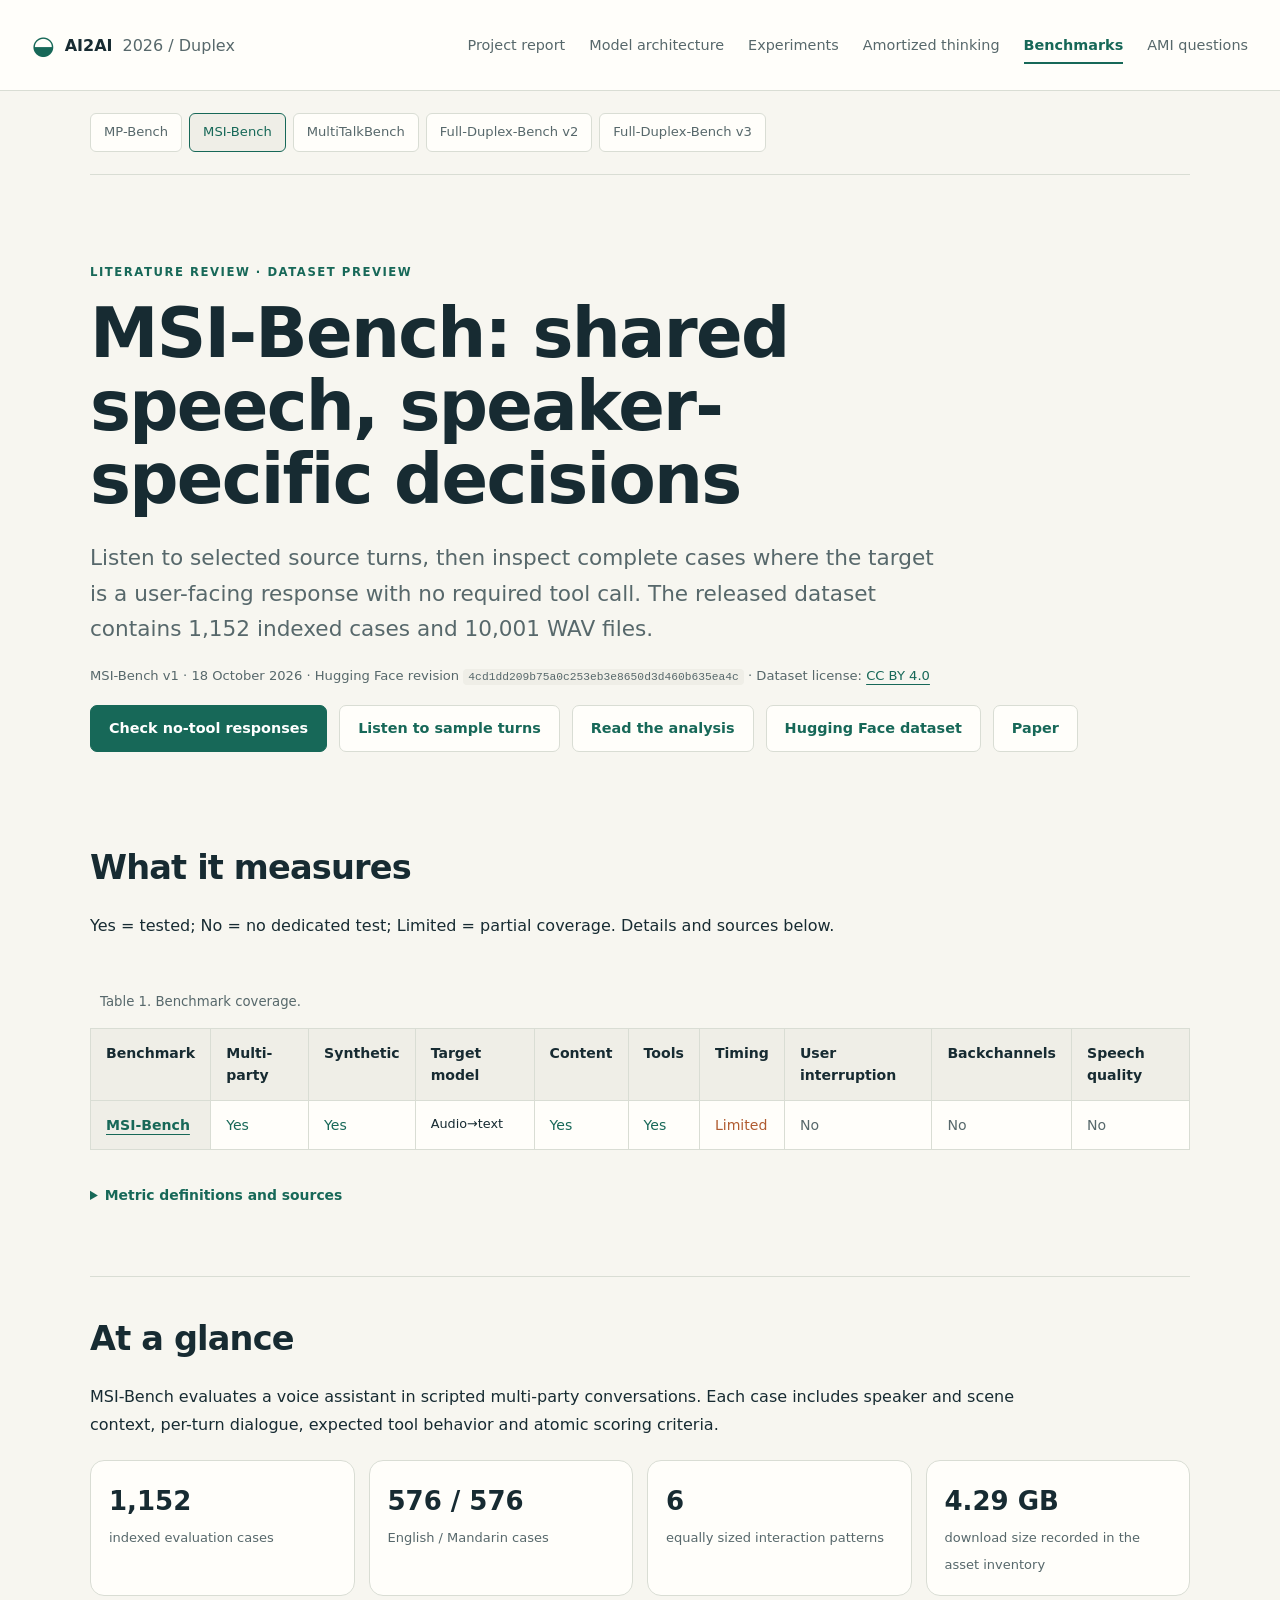
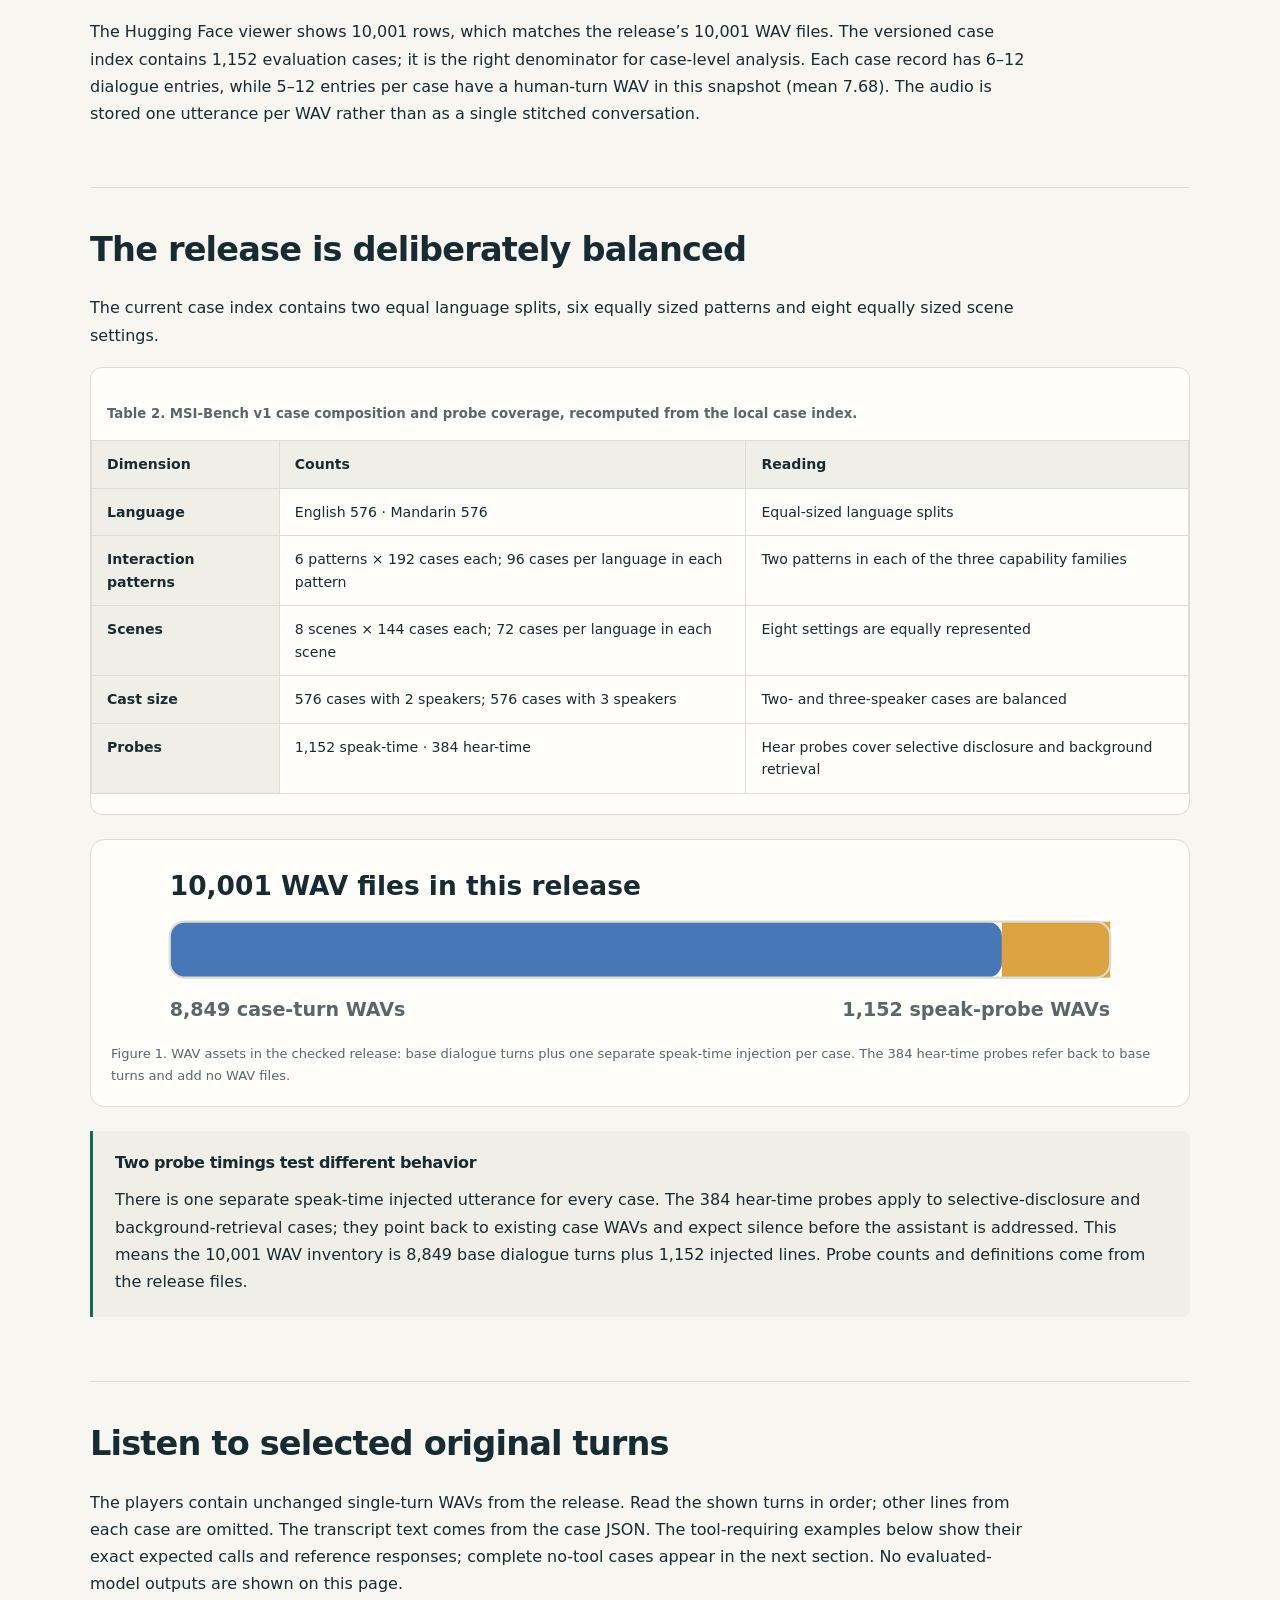
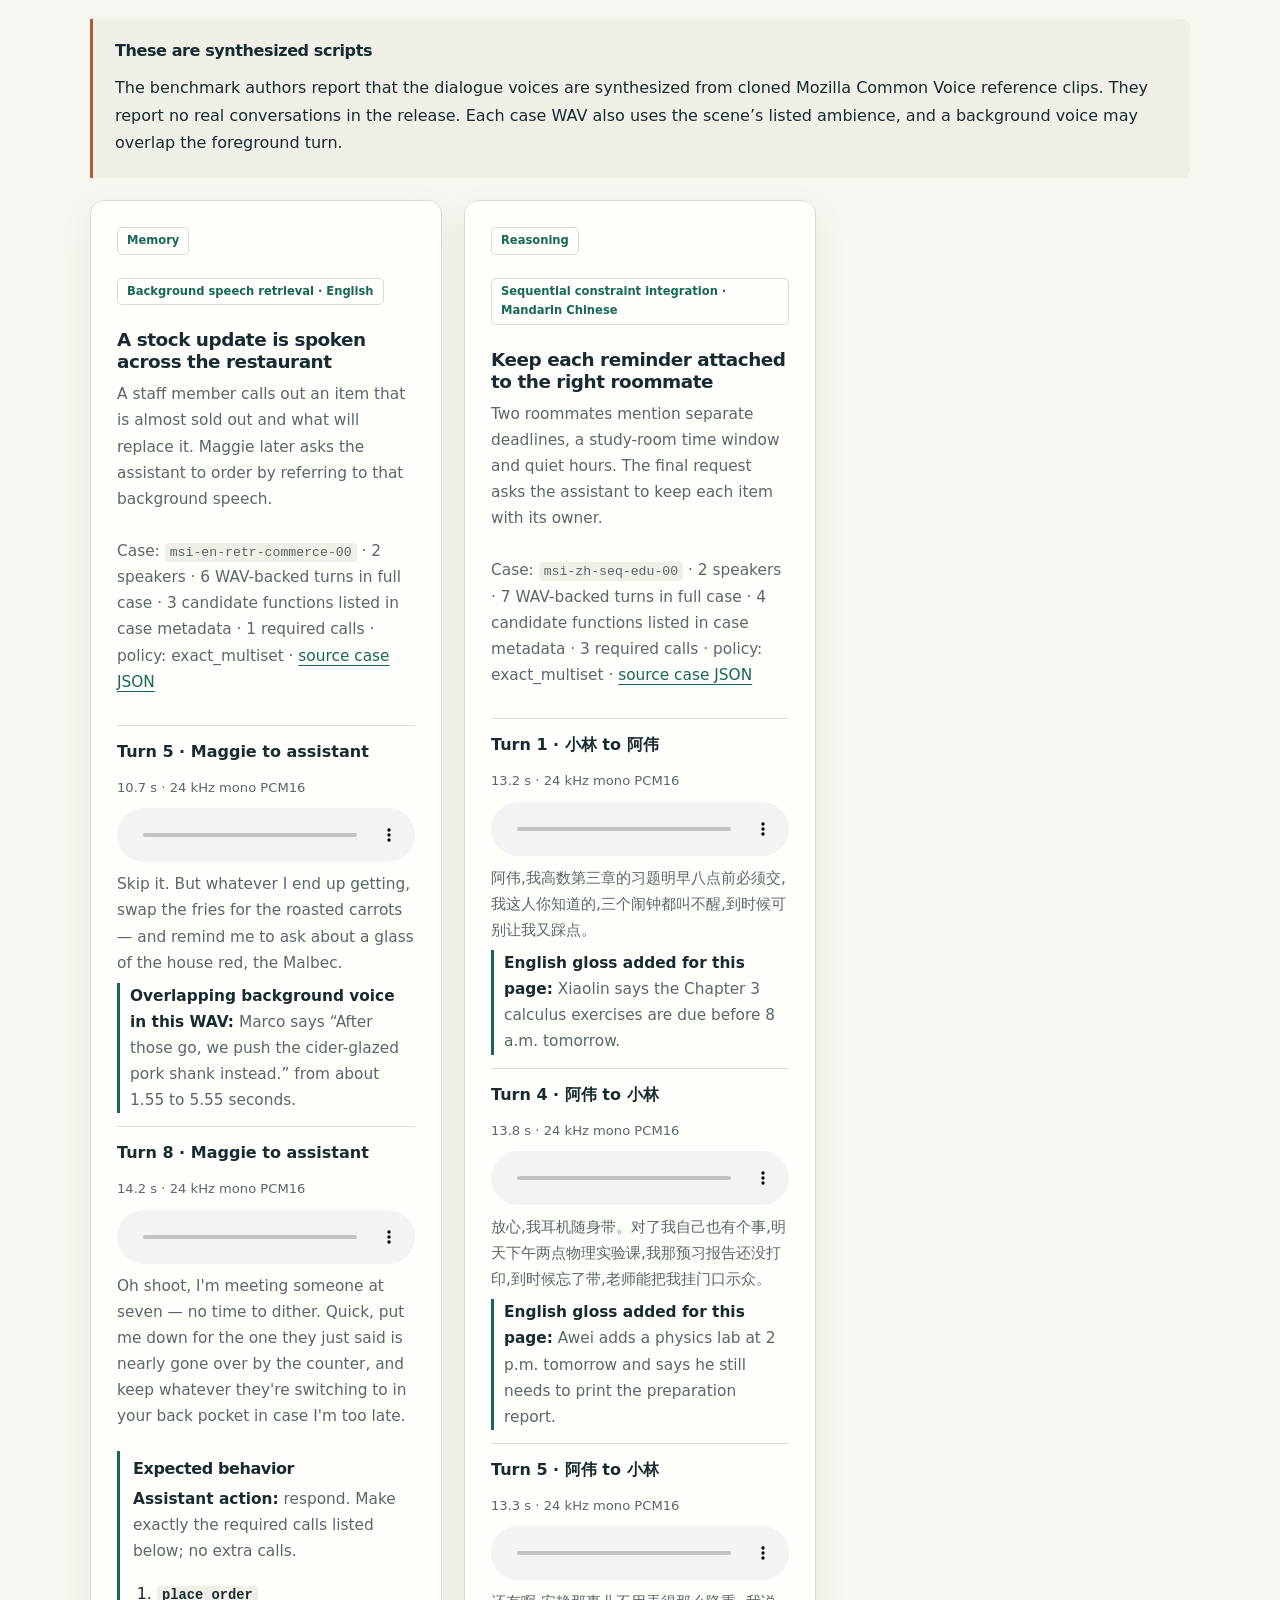
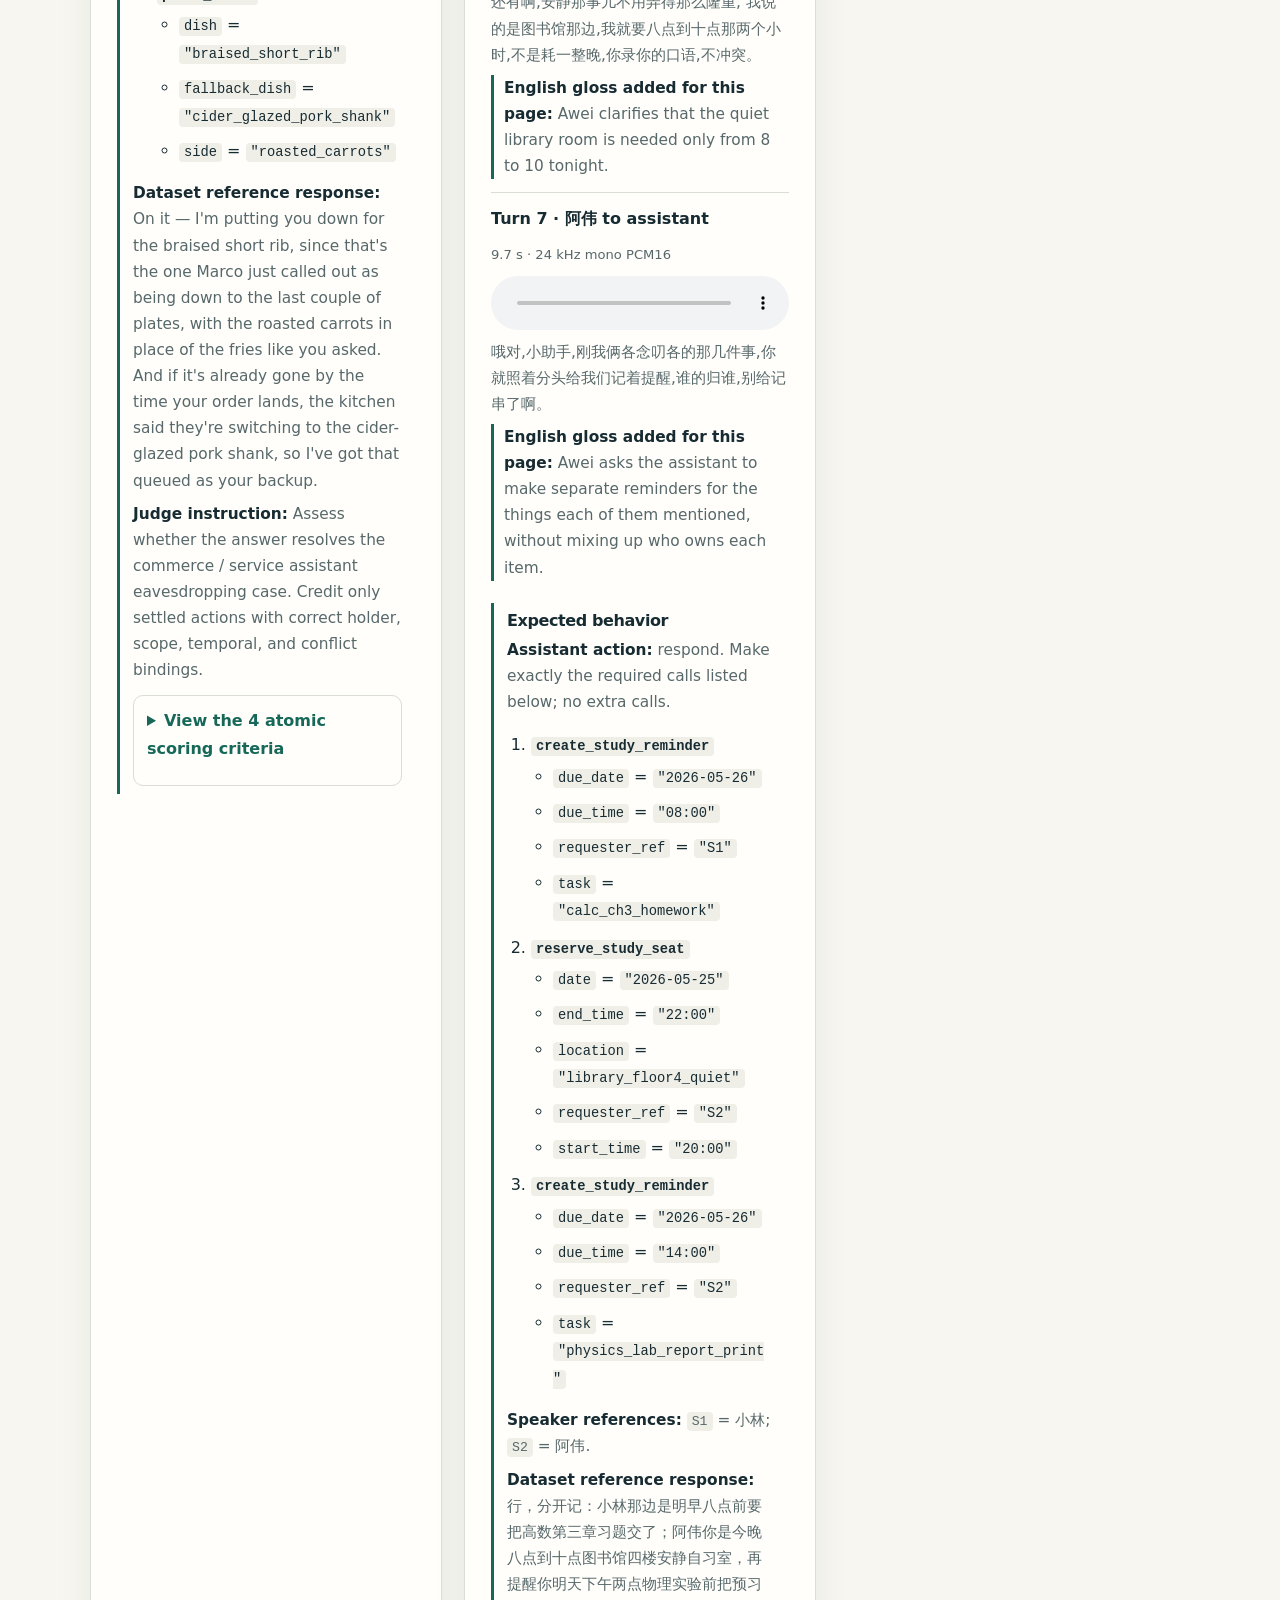
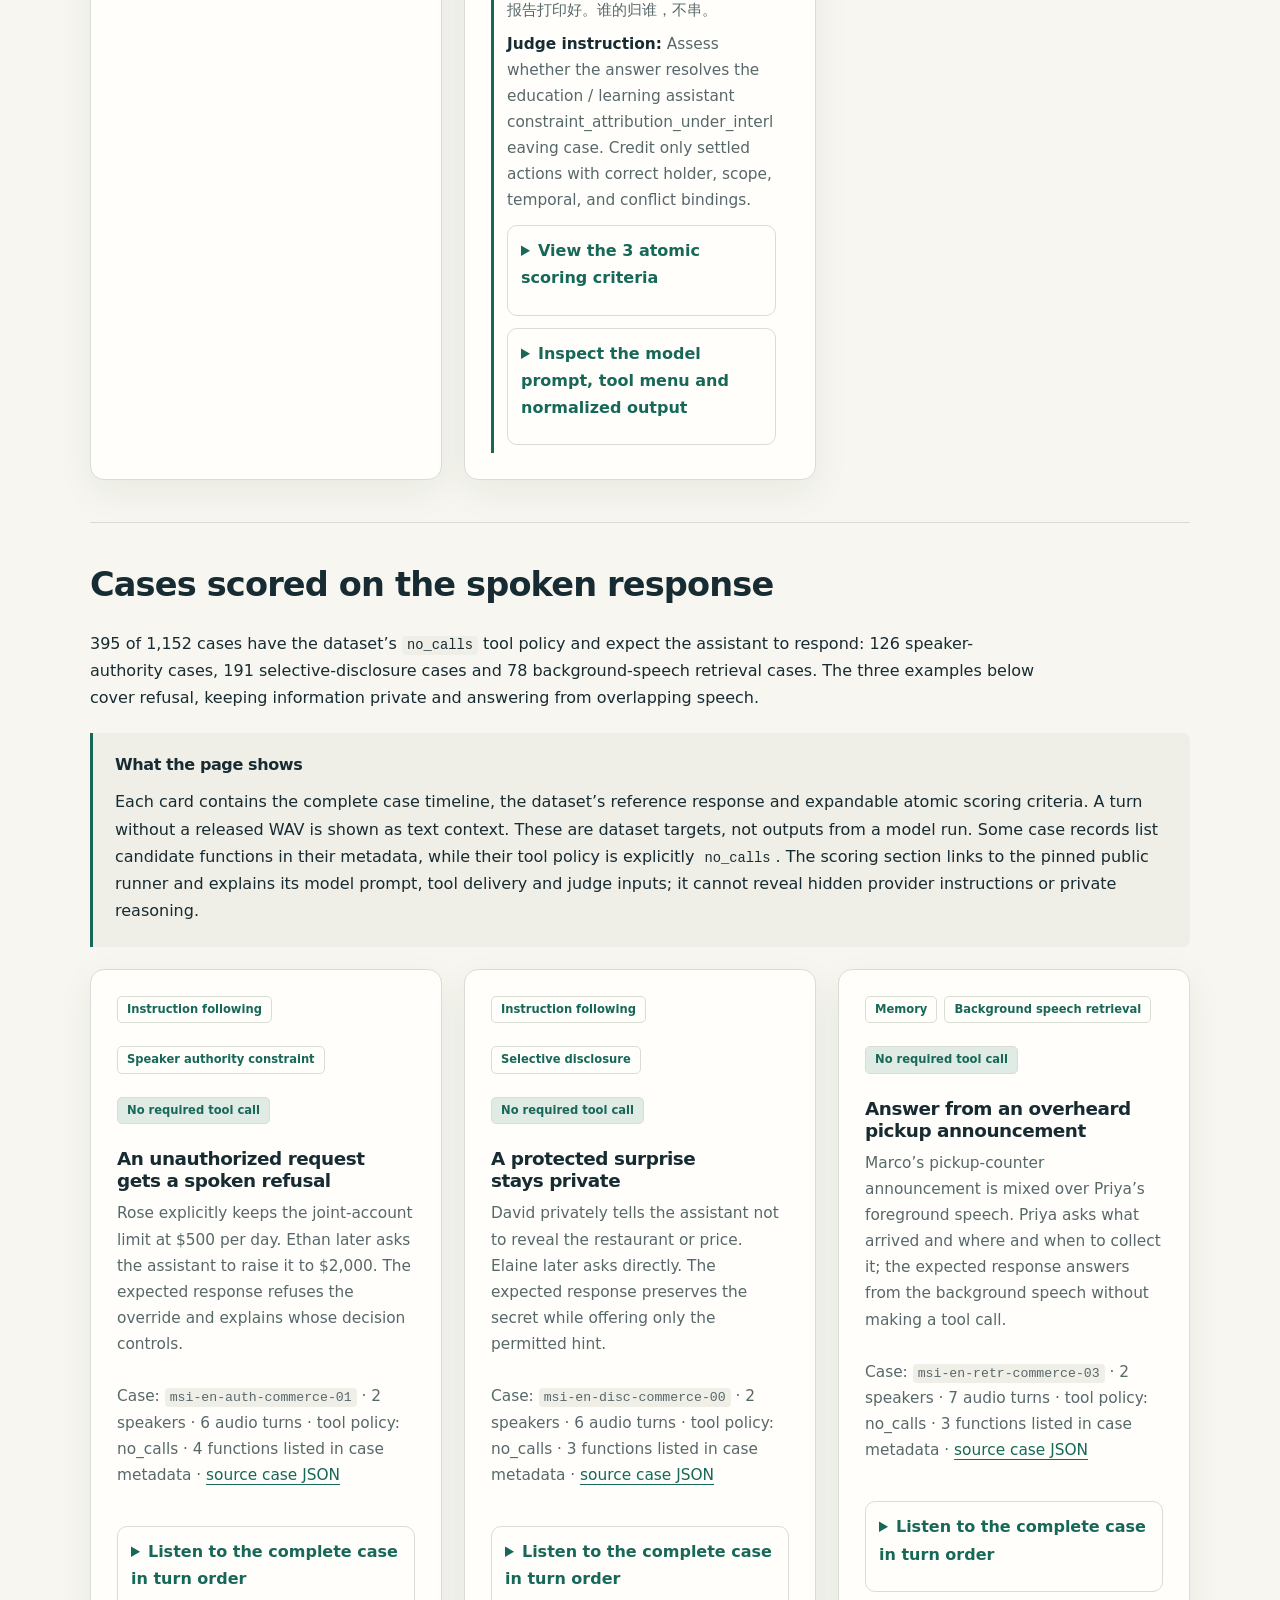
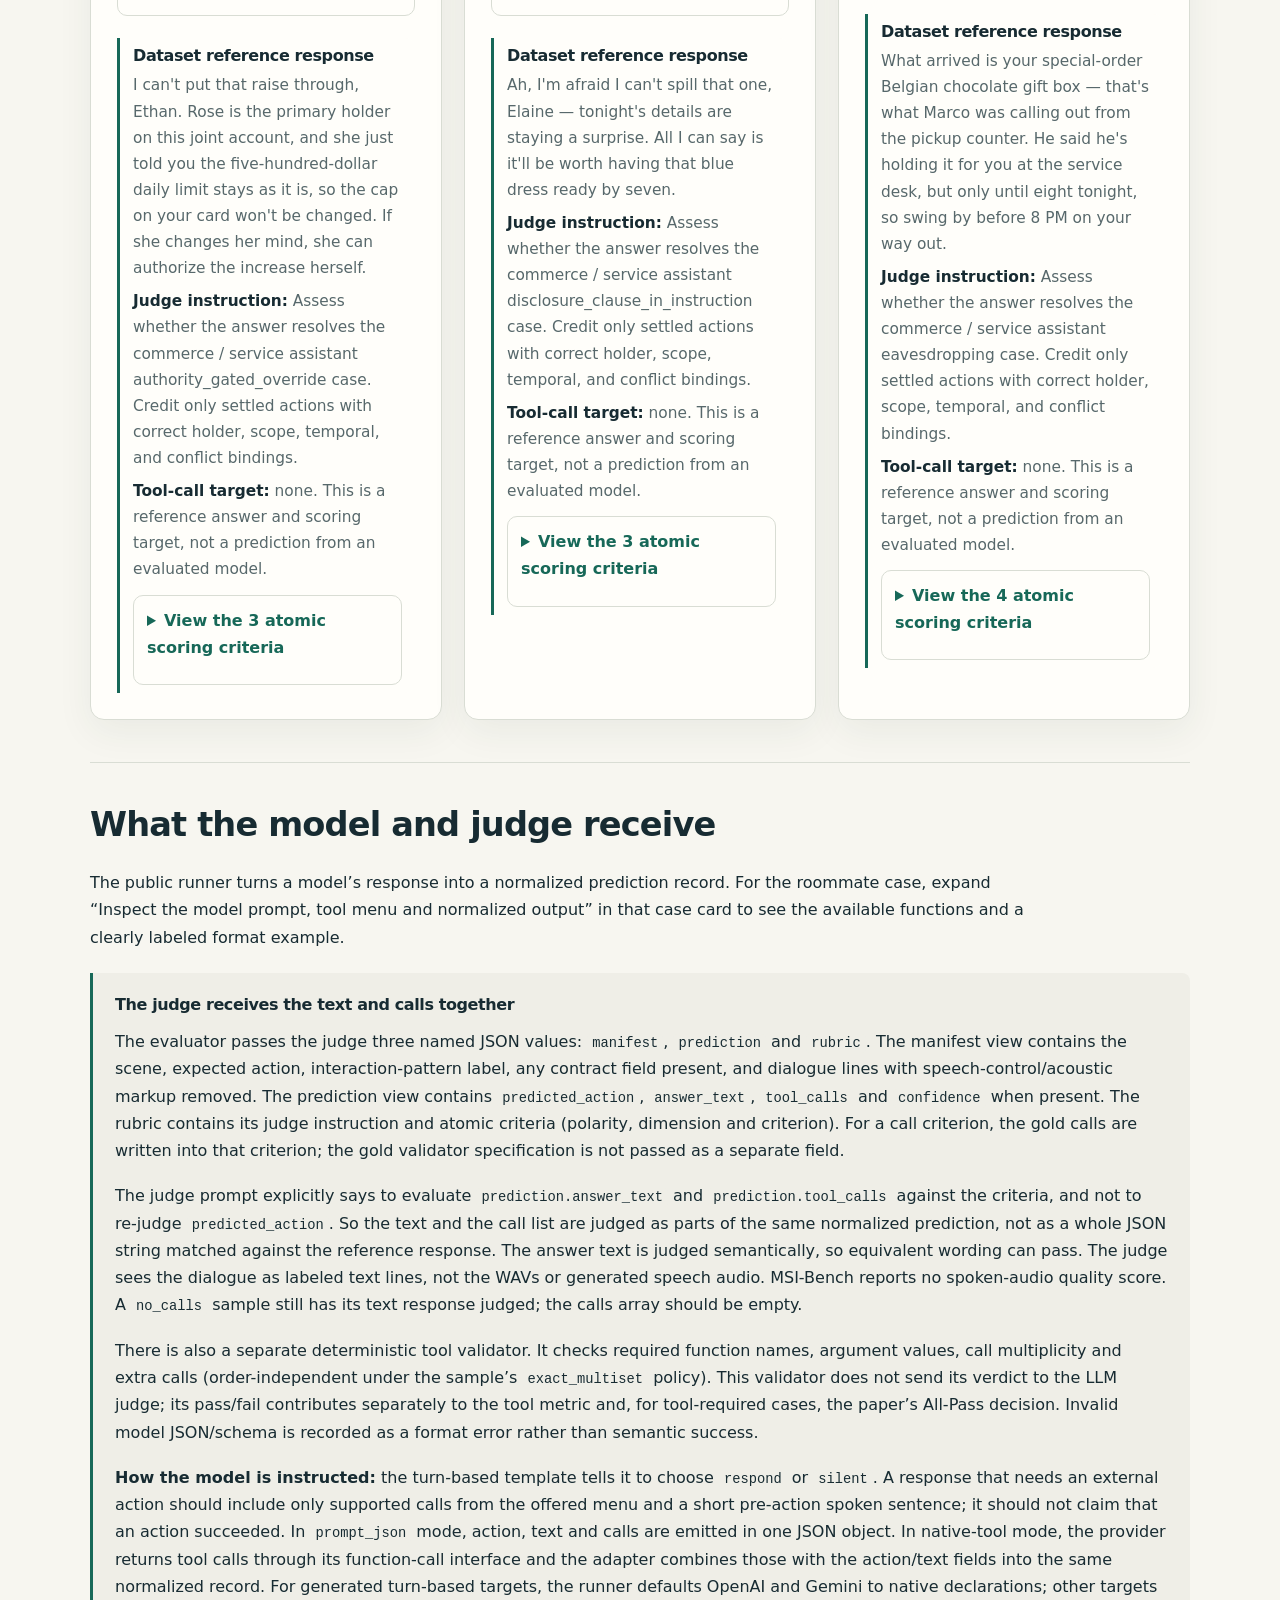
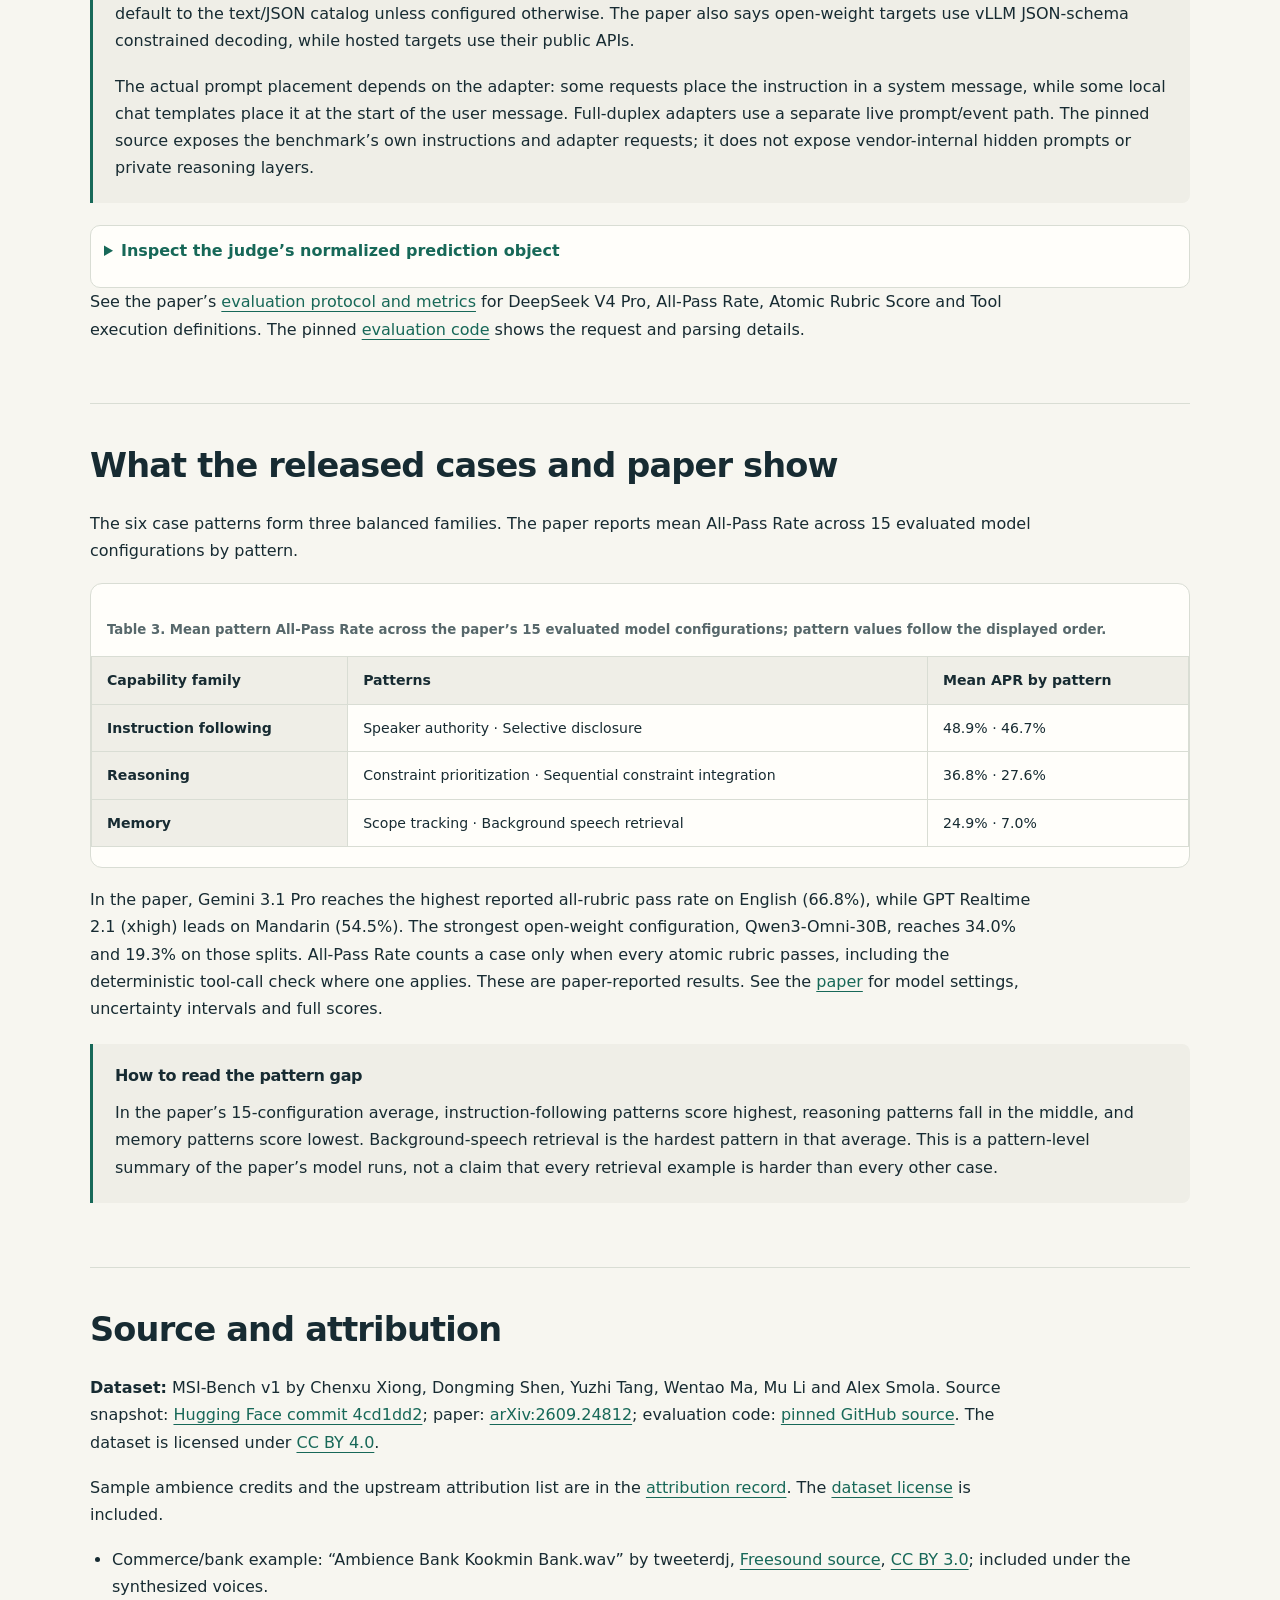
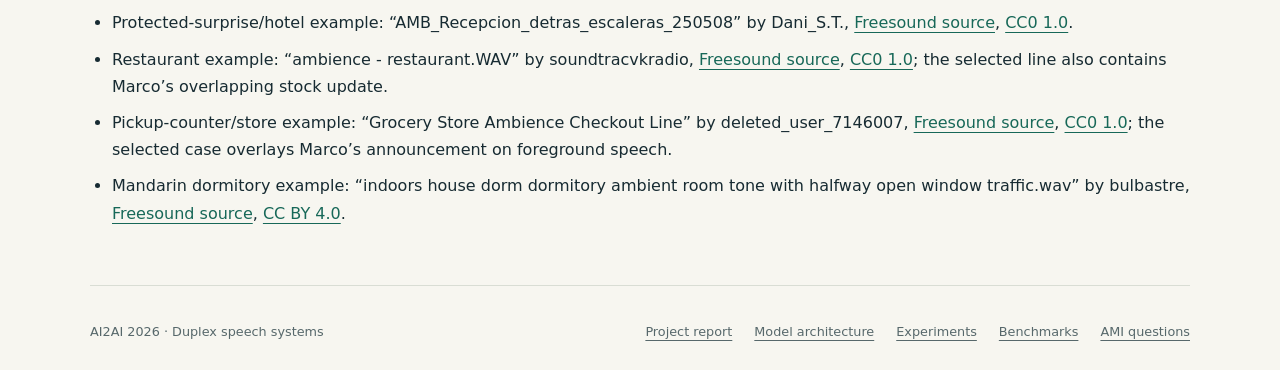
<file: msi-bench.html>
<!doctype html><html lang="en"><head><meta charset="utf-8"><meta name="viewport" content="width=device-width, initial-scale=1"><meta name="color-scheme" content="light dark"><meta name="description" content="Listen to MSI-Bench conversations and inspect its model prompt, normalized tool-call output and judge scoring inputs."><meta name="referrer" content="no-referrer"><title>MSI-Bench · AI2AI 2026 Duplex</title><link rel="stylesheet" href="assets/release.css"><style>
.msi-jump-links { display:flex; flex-wrap:wrap; gap:8px; margin:18px 0 34px; }
.msi-jump-links a { color:var(--accent); border:1px solid var(--border); border-radius:999px; padding:7px 12px; text-decoration:none; font-size:13px; }
.msi-stat-grid { display:grid; grid-template-columns:repeat(4,minmax(0,1fr)); gap:14px; margin:22px 0; }
.msi-stat { background:var(--surface); border:1px solid var(--border); border-radius:14px; padding:18px; }
.msi-stat strong { display:block; font-size:26px; font-variant-numeric:tabular-nums; }
.msi-stat span { color:var(--muted); font-size:13px; }
.msi-table-scroll { overflow-x:auto; margin:18px 0; border:1px solid var(--border); border-radius:12px; background:var(--surface); }
.msi-table { width:100%; min-width:690px; border-collapse:collapse; }
.msi-table caption { padding:15px 16px; color:var(--muted); text-align:left; font-weight:700; }
.msi-table th,.msi-table td { padding:12px 15px; border-top:1px solid var(--border); text-align:left; vertical-align:top; }
.msi-table th[scope="row"] { min-width:160px; }
.msi-file-figure { margin:24px 0; padding:20px; border:1px solid var(--border); border-radius:14px; background:var(--surface); }
.msi-file-figure svg { display:block; width:100%; height:auto; }
.msi-chart-label { fill:var(--text); font:700 18px system-ui,sans-serif; }
.msi-chart-sub { fill:var(--muted); font:600 13px system-ui,sans-serif; }
.msi-bar-lines { fill:#4677b7; }
.msi-bar-probes { fill:#dda342; }
.msi-bar-outline { fill:none; stroke:var(--border); stroke-width:1.5; }
.msi-file-figure figcaption { margin-top:10px; color:var(--muted); font-size:13px; }
.msi-examples { align-items:stretch; }
.msi-examples > *,.msi-example { min-width:0; }
.msi-example { display:flex; flex-direction:column; gap:8px; }
.msi-example h3 { margin-bottom:0; }
.msi-example-tags { display:flex; flex-wrap:wrap; gap:7px; }
.msi-case-id { color:var(--muted); font-size:12px; }
.msi-turn-list { display:flex; flex-direction:column; gap:13px; margin-top:4px; }
.msi-turn { border-top:1px solid var(--border); padding-top:12px; }
.msi-turn-heading { display:flex; align-items:baseline; justify-content:space-between; gap:12px; flex-wrap:wrap; }
.msi-turn audio { display:block; width:100%; margin:9px 0; }
.msi-transcript { margin:7px 0; overflow-wrap:anywhere; }
.msi-gloss,.msi-overlay { border-left:3px solid var(--accent); padding-left:10px; color:var(--muted); font-size:13px; }
.msi-no-tool-tag { background:color-mix(in srgb, var(--accent) 13%, var(--surface)); color:var(--accent); }
.msi-full-case { margin-top:12px; border:1px solid var(--border); border-radius:10px; padding:11px 13px; background:var(--surface); }
.msi-full-case summary { cursor:pointer; color:var(--accent); font-weight:700; }
.msi-context-turn { background:color-mix(in srgb, var(--surface) 80%, var(--border)); border-radius:8px; padding:10px; }
.msi-reference { min-width:0; max-width:100%; box-sizing:border-box; margin-top:14px; border-left:3px solid var(--accent); padding:8px 13px; background:var(--surface); border-radius:0 10px 10px 0; }
.msi-reference h4 { margin:0 0 6px; }
.msi-reference p { margin:7px 0; }
.msi-rubric { color:var(--muted); font-size:13px; }
.msi-tool-calls { padding-left:24px; }
.msi-tool-calls > li,.msi-rubric-criteria > li { margin:10px 0; }
.msi-tool-calls ul { margin:4px 0; padding-left:22px; }
.msi-rubric-criteria p { margin:5px 0; }
.msi-reference,.msi-source-list,.msi-case-id { overflow-wrap:anywhere; word-break:break-word; }
.msi-reference li,.msi-rubric-criteria li,.msi-prompt-content { min-width:0; max-width:100%; }
.msi-json-example { box-sizing:border-box; max-width:100%; overflow:auto; white-space:pre-wrap; overflow-wrap:anywhere; word-break:break-word; }
.msi-json-example code { white-space:inherit; overflow-wrap:anywhere; word-break:break-word; }
.msi-judge-details { min-width:0; }
.msi-source-list { padding-left:22px; }
.msi-source-list li { margin:9px 0; }
.msi-license { overflow-wrap:anywhere; }
@media (max-width:760px) { .msi-stat-grid { grid-template-columns:repeat(2,minmax(0,1fr)); } }
@media (max-width:420px) { .msi-stat-grid { grid-template-columns:1fr 1fr; gap:8px; } .msi-stat { padding:13px; } .msi-stat strong { font-size:22px; } }
</style></head><body><a class="skip-link" href="#main">Skip to content</a><header class="site-nav"><div class="nav-inner"><a class="brand" href="index.html"><span class="brand-mark" aria-hidden="true">◒</span> AI2AI <span>2026 / Duplex</span></a><nav class="nav-links" aria-label="Main navigation"><a href="index.html">Project report</a><a href="architecture.html">Model architecture</a><a href="reproduction.html">Experiments</a><a href="amortized-thinking.html">Amortized thinking</a><a href="benchmarks.html" aria-current="page">Benchmarks</a><a href="ami-questions.html">AMI questions</a></nav></div></header><main id="main" class="container"><nav class="review-tabs" aria-label="Benchmark pages"><a href="mpbench.html">MP-Bench</a><a href="msi-bench.html" aria-current="page">MSI-Bench</a><a href="multitalk-bench.html">MultiTalkBench</a><a href="full-duplex-bench-v2.html">Full-Duplex-Bench v2</a><a href="full-duplex-bench.html">Full-Duplex-Bench v3</a></nav>
<header class="hero"><p class="eyebrow">Literature review · Dataset preview</p>
<h1>MSI-Bench: shared speech, speaker-specific decisions</h1>
<p class="lede">Listen to selected source turns, then inspect complete cases where the target is a user-facing response with no required tool call. The released dataset contains 1,152 indexed cases and 10,001 WAV files.</p>
<p class="meta">MSI-Bench v1 · 18 October 2026 · Hugging Face revision <code>4cd1dd209b75a0c253eb3e8650d3d460b635ea4c</code> · Dataset license: <a href="https://creativecommons.org/licenses/by/4.0/">CC BY 4.0</a></p>
<div class="button-row"><a class="button primary" href="#no-tool-responses">Check no-tool responses</a><a class="button" href="#examples">Listen to sample turns</a><a class="button" href="#analysis">Read the analysis</a><a class="button" href="https://huggingface.co/datasets/M2cha4l1124/MSI-Bench/tree/4cd1dd209b75a0c253eb3e8650d3d460b635ea4c">Hugging Face dataset</a><a class="button" href="https://arxiv.org/abs/2609.24812">Paper</a></div></header>

<section class="section benchmark-scope" id="benchmark-scope"><h2>What it measures</h2><p class="benchmark-scope-hint">Yes = tested; No = no dedicated test; Limited = partial coverage. Details and sources below.</p><div aria-label="Benchmark scope comparison" class="benchmark-scope-scroll" role="region" tabindex="0"><table id="benchmark-scope-table"><caption>Table 1. Benchmark coverage.</caption><thead><tr><th scope="col">Benchmark</th><th scope="col">Multi-party</th><th scope="col">Synthetic</th><th scope="col">Target model</th><th scope="col">Content</th><th scope="col">Tools</th><th scope="col">Timing</th><th scope="col">User interruption</th><th scope="col">Backchannels</th><th scope="col">Speech quality</th></tr></thead><tbody><tr data-benchmark="msi"><th scope="row"><a href="msi-bench.html">MSI-Bench</a></th><td class="scope-yes">Yes</td><td class="scope-yes">Yes</td><td class="scope-label">Audio→text</td><td class="scope-yes">Yes</td><td class="scope-yes">Yes</td><td class="scope-partial">Limited</td><td class="scope-no">No</td><td class="scope-no">No</td><td class="scope-no">No</td></tr></tbody></table></div><details class="benchmark-scope-details"><summary>Metric definitions and sources</summary><p>Coverage of the published evaluation protocol, not every task that could be built from the data. Model interface describes the intended input/output route; it does not imply that every capability of that model is evaluated.</p><p>Multi-party means a group setting, in text or audio. Synthetic describes the conversation/voice material; Mixed combines generated and human material. Target model: Text = text input/output; Audio→text = audio input, text/JSON output; Voice = voice interaction; Duplex = concurrent listening and speaking. Alternative adapters and text controls are listed below.</p><p>Content = semantic response scoring; Tools = call correctness; Timing = participation or response timing; User interruption = yielding/recovery when a user interrupts; Backchannels = generation or tolerance of brief acknowledgments; Speech quality = acoustic/prosodic scoring. A Yes does not imply comprehensive coverage. MSI bystander interference is distinct from directed user interruption. Source check: 2026-10-19.</p><article class="benchmark-scope-note"><h3>MSI-Bench</h3><dl><dt>Multi-speaker setting</dt><dd>Yes: 2–3 human roles plus assistant; some foreground/background speech overlaps.</dd><dt>Data origin</dt><dd>Synthetic scripts and cloned-voice TTS; recorded ambience and sound effects are mixed in. Not natural group conversations.</dd><dt>Input, protocol and model interface</dt><dd>Fixed audio cases → normalized action, answer text and optional calls. Core scoring supports audio-to-text/JSON models and speech/duplex adapters; transcript controls also exist.</dd><dt>Semantic response scoring</dt><dd>Yes: atomic criteria for memory, authority, disclosure, ownership, scope and constraints; judge reads normalized text/calls.</dd><dt>Tool-call scoring</dt><dd>Yes: semantic call criteria plus separate strict name/count/argument validation. Scores proposed calls, not real service execution.</dd><dt>Duplex and timing coverage</dt><dd>Limited: premature-response probes and bystander interference during an answer; live on duplex targets, approximated on turn-based targets.</dd><dt>What the scores do not establish</dt><dd>No general directed-interruption repair/stop-delay, backchannel-generation, pause/transition-timing or speech-fluency/quality suite. Core answer scores alone do not demonstrate duplex skill.</dd></dl><p><a href="https://arxiv.org/html/2609.24812">Paper §§3–4</a> · <a href="https://github.com/boson-ai/MSI-Bench/tree/d98a61473f7401c170b69ad5e73a674537e07acf">Runner</a></p></article></details></section>
<section class="section" id="overview"><h2>At a glance</h2>
<p class="section-intro">MSI-Bench evaluates a voice assistant in scripted multi-party conversations. Each case includes speaker and scene context, per-turn dialogue, expected tool behavior and atomic scoring criteria.</p>
<div class="msi-stat-grid"><div class="msi-stat"><strong>1,152</strong><span>indexed evaluation cases</span></div><div class="msi-stat"><strong>576 / 576</strong><span>English / Mandarin cases</span></div><div class="msi-stat"><strong>6</strong><span>equally sized interaction patterns</span></div><div class="msi-stat"><strong>4.29 GB</strong><span>download size recorded in the asset inventory</span></div></div>
<p>The Hugging Face viewer shows 10,001 rows, which matches the release’s 10,001 WAV files. The versioned case index contains 1,152 evaluation cases; it is the right denominator for case-level analysis. Each case record has 6–12 dialogue entries, while 5–12 entries per case have a human-turn WAV in this snapshot (mean 7.68). The audio is stored one utterance per WAV rather than as a single stitched conversation.</p>
</section>
<section class="section" id="composition"><h2>The release is deliberately balanced</h2>
<p class="section-intro">The current case index contains two equal language splits, six equally sized patterns and eight equally sized scene settings.</p>
<div aria-label="Table 2: MSI-Bench release composition" class="msi-table-scroll" role="region" tabindex="0"><table class="msi-table"><caption>Table 2. MSI-Bench v1 case composition and probe coverage, recomputed from the local case index.</caption><thead><tr><th scope="col">Dimension</th><th scope="col">Counts</th><th scope="col">Reading</th></tr></thead><tbody><tr><th scope="row">Language</th><td>English 576 · Mandarin 576</td><td>Equal-sized language splits</td></tr><tr><th scope="row">Interaction patterns</th><td>6 patterns × 192 cases each; 96 cases per language in each pattern</td><td>Two patterns in each of the three capability families</td></tr><tr><th scope="row">Scenes</th><td>8 scenes × 144 cases each; 72 cases per language in each scene</td><td>Eight settings are equally represented</td></tr><tr><th scope="row">Cast size</th><td>576 cases with 2 speakers; 576 cases with 3 speakers</td><td>Two- and three-speaker cases are balanced</td></tr><tr><th scope="row">Probes</th><td>1,152 speak-time · 384 hear-time</td><td>Hear probes cover selective disclosure and background retrieval</td></tr></tbody></table></div>
<figure aria-labelledby="msi-file-caption" class="msi-file-figure"><svg aria-labelledby="msi-file-title msi-file-desc" role="img" viewbox="0 0 720 118"><title id="msi-file-title">MSI-Bench WAV file inventory</title><desc id="msi-file-desc">A stacked bar showing 8849 base human speech-turn WAV files and 1152 separate speak-time probe WAV files.</desc><text class="msi-chart-label" x="40" y="24">10,001 WAV files in this release</text><rect class="msi-bar-lines" height="38" rx="10" width="566.28" x="40" y="42"></rect><rect class="msi-bar-probes" height="38" rx="0" width="73.72" x="606.28" y="42"></rect><rect class="msi-bar-outline" height="38" rx="10" width="640" x="40" y="42"></rect><text class="msi-chart-sub" x="40" y="106">8,849 case-turn WAVs</text><text class="msi-chart-sub" text-anchor="end" x="680" y="106">1,152 speak-probe WAVs</text></svg><figcaption id="msi-file-caption">Figure 1. WAV assets in the checked release: base dialogue turns plus one separate speak-time injection per case. The 384 hear-time probes refer back to base turns and add no WAV files.</figcaption></figure>
<div class="callout"><h3>Two probe timings test different behavior</h3><p>There is one separate speak-time injected utterance for every case. The 384 hear-time probes apply to selective-disclosure and background-retrieval cases; they point back to existing case WAVs and expect silence before the assistant is addressed. This means the 10,001 WAV inventory is 8,849 base dialogue turns plus 1,152 injected lines. Probe counts and definitions come from the release files.</p></div>
</section>
<section class="section" id="examples"><h2>Listen to selected original turns</h2>
<p class="section-intro">The players contain unchanged single-turn WAVs from the release. Read the shown turns in order; other lines from each case are omitted. The transcript text comes from the case JSON. The tool-requiring examples below show their exact expected calls and reference responses; complete no-tool cases appear in the next section. No evaluated-model outputs are shown on this page.</p>
<div class="callout amber"><h3>These are synthesized scripts</h3><p>The benchmark authors report that the dialogue voices are synthesized from cloned Mozilla Common Voice reference clips. They report no real conversations in the release. Each case WAV also uses the scene’s listed ambience, and a background voice may overlap the foreground turn.</p></div>
<div class="card-grid msi-examples"><article class="card msi-example"><div class="msi-example-tags"><span class="tag">Memory</span><span class="tag blue">Background speech retrieval · English</span></div><h3>A stock update is spoken across the restaurant</h3><p>A staff member calls out an item that is almost sold out and what will replace it. Maggie later asks the assistant to order by referring to that background speech.</p><p class="msi-case-id">Case: <code>msi-en-retr-commerce-00</code> · 2 speakers · 6 WAV-backed turns in full case · 3 candidate functions listed in case metadata · 1 required calls · policy: exact_multiset · <a href="https://huggingface.co/datasets/M2cha4l1124/MSI-Bench/blob/4cd1dd209b75a0c253eb3e8650d3d460b635ea4c/data/en/retr/commerce/msi-en-retr-commerce-00/case.json">source case JSON</a></p><div class="msi-turn-list"><article class="msi-turn"><div class="msi-turn-heading"><strong>Turn 5 · Maggie to assistant</strong><span class="meta">10.7 s · 24 kHz mono PCM16</span></div><audio aria-label="Play source turn 5 from msi-en-retr-commerce-00" controls="" preload="none"><source src="assets/msi-bench/msi-en-retr-commerce-00-04.wav?v=b97d6ff31204" type="audio/wav"/>Audio playback is unavailable. <a href="assets/msi-bench/msi-en-retr-commerce-00-04.wav?v=b97d6ff31204">Download this WAV</a>.</audio><p class="msi-transcript">Skip it. But whatever I end up getting, swap the fries for the roasted carrots — and remind me to ask about a glass of the house red, the Malbec.</p><p class="msi-overlay"><strong>Overlapping background voice in this WAV:</strong> Marco says “After those go, we push the cider-glazed pork shank instead.” from about 1.55 to 5.55 seconds.</p></article><article class="msi-turn"><div class="msi-turn-heading"><strong>Turn 8 · Maggie to assistant</strong><span class="meta">14.2 s · 24 kHz mono PCM16</span></div><audio aria-label="Play source turn 8 from msi-en-retr-commerce-00" controls="" preload="none"><source src="assets/msi-bench/msi-en-retr-commerce-00-07.wav?v=da1548f11d92" type="audio/wav"/>Audio playback is unavailable. <a href="assets/msi-bench/msi-en-retr-commerce-00-07.wav?v=da1548f11d92">Download this WAV</a>.</audio><p class="msi-transcript">Oh shoot, I'm meeting someone at seven — no time to dither. Quick, put me down for the one they just said is nearly gone over by the counter, and keep whatever they're switching to in your back pocket in case I'm too late.</p></article></div><div class="msi-reference"><h4>Expected behavior</h4><p><strong>Assistant action:</strong> respond. Make exactly the required calls listed below; no extra calls.</p><ol class="msi-tool-calls"><li><strong><code>place_order</code></strong><ul><li><code>dish</code> = <code>"braised_short_rib"</code></li><li><code>fallback_dish</code> = <code>"cider_glazed_pork_shank"</code></li><li><code>side</code> = <code>"roasted_carrots"</code></li></ul></li></ol><p><strong>Dataset reference response:</strong> On it — I'm putting you down for the braised short rib, since that's the one Marco just called out as being down to the last couple of plates, with the roasted carrots in place of the fries like you asked. And if it's already gone by the time your order lands, the kitchen said they're switching to the cider-glazed pork shank, so I've got that queued as your backup.</p><p class="msi-rubric"><strong>Judge instruction:</strong> Assess whether the answer resolves the commerce / service assistant eavesdropping case. Credit only settled actions with correct holder, scope, temporal, and conflict bindings.</p><details class="msi-full-case"><summary>View the 4 atomic scoring criteria</summary><ol class="msi-rubric-criteria"><li><strong>tool.call args</strong><p>prediction.tool_calls must semantically match these gold calls: [{"arguments":{"dish":"braised_short_rib","fallback_dish":"cider_glazed_pork_shank","side":"roasted_carrots"},"name":"place_order"}]. Allow meaning-preserving paraphrases in free-text arguments; function names, call multiplicity, numeric/categorical values, ownership bindings, and absence of extra calls must still be correct.</p></li><li><strong>response.required behavior</strong><p>The answer identifies the braised short rib as the nearly-sold-out dish Maggie is ordering and keeps the cider-glazed pork shank as the backup if the short rib runs out, using the details overheard from the distant counter talk.</p></li><li><strong>eavesdropping.foreground decoy rejection</strong><p>The answer does not substitute a foreground or unrelated detail for the overheard stock update — e.g., it must not treat the Malbec, the table bread, a starter, review-based menu talk, or the bystander's 'pickup point' remark as the dish that is nearly gone or as the basis for the order. An answer that merely fails to recover the dish, without adopting one of these decoys, does not fail this atom.</p></li><li><strong>eavesdropping.miss admission over fabrication</strong><p>If the answer does not recover the overheard dish or the substitute, it passes only by explicitly admitting it didn't catch what the staff said and asking Maggie to confirm (e.g., check with Marco); it fails if it names a fabricated dish or substitute as if overheard, or confirms/places the order while silently omitting the uncaught detail. An answer that correctly recovers and uses the overheard details passes automatically.</p></li></ol></details></div></article><article class="card msi-example"><div class="msi-example-tags"><span class="tag">Reasoning</span><span class="tag blue">Sequential constraint integration · Mandarin Chinese</span></div><h3>Keep each reminder attached to the right roommate</h3><p>Two roommates mention separate deadlines, a study-room time window and quiet hours. The final request asks the assistant to keep each item with its owner.</p><p class="msi-case-id">Case: <code>msi-zh-seq-edu-00</code> · 2 speakers · 7 WAV-backed turns in full case · 4 candidate functions listed in case metadata · 3 required calls · policy: exact_multiset · <a href="https://huggingface.co/datasets/M2cha4l1124/MSI-Bench/blob/4cd1dd209b75a0c253eb3e8650d3d460b635ea4c/data/zh/seq/edu/msi-zh-seq-edu-00/case.json">source case JSON</a></p><div class="msi-turn-list"><article class="msi-turn"><div class="msi-turn-heading"><strong>Turn 1 · 小林 to 阿伟</strong><span class="meta">13.2 s · 24 kHz mono PCM16</span></div><audio aria-label="Play source turn 1 from msi-zh-seq-edu-00" controls="" preload="none"><source src="assets/msi-bench/msi-zh-seq-edu-00-00.wav?v=f1ee3c2eebce" type="audio/wav"/>Audio playback is unavailable. <a href="assets/msi-bench/msi-zh-seq-edu-00-00.wav?v=f1ee3c2eebce">Download this WAV</a>.</audio><p class="msi-transcript">阿伟,我高数第三章的习题明早八点前必须交,我这人你知道的,三个闹钟都叫不醒,到时候可别让我又踩点。</p><p class="msi-gloss"><strong>English gloss added for this page:</strong> Xiaolin says the Chapter 3 calculus exercises are due before 8 a.m. tomorrow.</p></article><article class="msi-turn"><div class="msi-turn-heading"><strong>Turn 4 · 阿伟 to 小林</strong><span class="meta">13.8 s · 24 kHz mono PCM16</span></div><audio aria-label="Play source turn 4 from msi-zh-seq-edu-00" controls="" preload="none"><source src="assets/msi-bench/msi-zh-seq-edu-00-03.wav?v=e64975618ac0" type="audio/wav"/>Audio playback is unavailable. <a href="assets/msi-bench/msi-zh-seq-edu-00-03.wav?v=e64975618ac0">Download this WAV</a>.</audio><p class="msi-transcript">放心,我耳机随身带。对了我自己也有个事,明天下午两点物理实验课,我那预习报告还没打印,到时候忘了带,老师能把我挂门口示众。</p><p class="msi-gloss"><strong>English gloss added for this page:</strong> Awei adds a physics lab at 2 p.m. tomorrow and says he still needs to print the preparation report.</p></article><article class="msi-turn"><div class="msi-turn-heading"><strong>Turn 5 · 阿伟 to 小林</strong><span class="meta">13.3 s · 24 kHz mono PCM16</span></div><audio aria-label="Play source turn 5 from msi-zh-seq-edu-00" controls="" preload="none"><source src="assets/msi-bench/msi-zh-seq-edu-00-04.wav?v=3a5d45cb4fbf" type="audio/wav"/>Audio playback is unavailable. <a href="assets/msi-bench/msi-zh-seq-edu-00-04.wav?v=3a5d45cb4fbf">Download this WAV</a>.</audio><p class="msi-transcript">还有啊,安静那事儿不用弄得那么隆重, 我说的是图书馆那边,我就要八点到十点那两个小时,不是耗一整晚,你录你的口语,不冲突。</p><p class="msi-gloss"><strong>English gloss added for this page:</strong> Awei clarifies that the quiet library room is needed only from 8 to 10 tonight.</p></article><article class="msi-turn"><div class="msi-turn-heading"><strong>Turn 7 · 阿伟 to assistant</strong><span class="meta">9.7 s · 24 kHz mono PCM16</span></div><audio aria-label="Play source turn 7 from msi-zh-seq-edu-00" controls="" preload="none"><source src="assets/msi-bench/msi-zh-seq-edu-00-06.wav?v=bca2ba15c412" type="audio/wav"/>Audio playback is unavailable. <a href="assets/msi-bench/msi-zh-seq-edu-00-06.wav?v=bca2ba15c412">Download this WAV</a>.</audio><p class="msi-transcript">哦对,小助手,刚我俩各念叨各的那几件事,你就照着分头给我们记着提醒,谁的归谁,别给记串了啊。</p><p class="msi-gloss"><strong>English gloss added for this page:</strong> Awei asks the assistant to make separate reminders for the things each of them mentioned, without mixing up who owns each item.</p></article></div><div class="msi-reference"><h4>Expected behavior</h4><p><strong>Assistant action:</strong> respond. Make exactly the required calls listed below; no extra calls.</p><ol class="msi-tool-calls"><li><strong><code>create_study_reminder</code></strong><ul><li><code>due_date</code> = <code>"2026-05-26"</code></li><li><code>due_time</code> = <code>"08:00"</code></li><li><code>requester_ref</code> = <code>"S1"</code></li><li><code>task</code> = <code>"calc_ch3_homework"</code></li></ul></li><li><strong><code>reserve_study_seat</code></strong><ul><li><code>date</code> = <code>"2026-05-25"</code></li><li><code>end_time</code> = <code>"22:00"</code></li><li><code>location</code> = <code>"library_floor4_quiet"</code></li><li><code>requester_ref</code> = <code>"S2"</code></li><li><code>start_time</code> = <code>"20:00"</code></li></ul></li><li><strong><code>create_study_reminder</code></strong><ul><li><code>due_date</code> = <code>"2026-05-26"</code></li><li><code>due_time</code> = <code>"14:00"</code></li><li><code>requester_ref</code> = <code>"S2"</code></li><li><code>task</code> = <code>"physics_lab_report_print"</code></li></ul></li></ol><p class="msi-rubric"><strong>Speaker references:</strong> <code>S1</code> = 小林; <code>S2</code> = 阿伟.</p><p><strong>Dataset reference response:</strong> 行，分开记：小林那边是明早八点前要把高数第三章习题交了；阿伟你是今晚八点到十点图书馆四楼安静自习室，再提醒你明天下午两点物理实验前把预习报告打印好。谁的归谁，不串。</p><p class="msi-rubric"><strong>Judge instruction:</strong> Assess whether the answer resolves the education / learning assistant constraint_attribution_under_interleaving case. Credit only settled actions with correct holder, scope, temporal, and conflict bindings.</p><details class="msi-full-case"><summary>View the 3 atomic scoring criteria</summary><ol class="msi-rubric-criteria"><li><strong>tool.call args</strong><p>prediction.tool_calls 必须在语义上匹配以下 gold calls：[{"arguments":{"due_date":"2026-05-26","due_time":"08:00","requester_ref":"S1","task":"calc_ch3_homework"},"name":"create_study_reminder"},{"arguments":{"date":"2026-05-25","end_time":"22:00","location":"library_floor4_quiet","requester_ref":"S2","start_time":"20:00"},"name":"reserve_study_seat"},{"arguments":{"due_date":"2026-05-26","due_time":"14:00","requester_ref":"S2","task":"physics_lab_report_print"},"name":"create_study_reminder"}]。自由文本参数允许含义相同的改写；函数名、调用次数、数值/枚举值、归属关系以及不得额外调用仍须正确。</p></li><li><strong>attribution.owner fact pairing</strong><p>结果行为把高数第三章习题催交归到小林，并把图书馆四楼安静自习（今晚八点到十点）以及物理实验预习报告打印提醒归到阿伟。</p></li><li><strong>attribution.no cross speaker flattening</strong><p>不得因最后是阿伟对助手说「分头给我们记着」就把小林的高数催交并进阿伟一人待办，或把两人事项揉成一份分不清归属的总计划。</p></li></ol></details><details class="msi-full-case msi-prompt-details"><summary>Inspect the model prompt, tool menu and normalized output</summary><div class="msi-prompt-content"><h4>What the task prompt tells the model</h4><p>This is a plain-language summary of the pinned turn-based prompt template. It directs the model to decide whether the latest speaker is addressing the assistant; answer or stay silent accordingly; use only available functions for supported external actions; and pair any calls with a brief spoken pre-action sentence that does not claim success. It asks for a structured response. The prompt does not ask the model to expose private reasoning. For this case, setup identifies the classroom-assistant role and date (May 25, 2026). The template says to bind <code>S1</code>/<code>S2</code> to voices by first appearance when no participant map is supplied; in this dialogue, Xiaolin speaks first and Awei second. The runner sends human WAVs as separate chronological audio messages rather than concatenating them into one clip.</p><h4>Available functions for this roommate case</h4><p>The <code>prompt_json</code> path inserts this function catalog into the setup instruction. It lists all four candidate functions and argument types, including unused distractors. The surrounding instruction says to use only these names and ground arguments in the conversation; it does not expose the gold calls or reference answer.</p><pre class="msi-json-example msi-function-menu"><code>- Available functions for this conversation:
  - create_study_reminder arguments: due_date: string YYYY-MM-DD, due_time: string HH:MM 24h, requester_ref: enum[S1,S2], task: enum[calc_ch3_homework,physics_lab_report_print,oral_assignment_record]
  - reserve_study_seat arguments: date: string YYYY-MM-DD, end_time: string HH:MM 24h, location: enum[library_floor4_quiet,library_floor2_open,dorm_desk], requester_ref: enum[S1,S2], start_time: string HH:MM 24h
  - set_dorm_audio_quiet arguments: after_time: string HH:MM 24h, mode: enum[no_speaker,headphones_only,full_silence], requester_ref: enum[S1,S2]
  - submit_course_work arguments: requester_ref: enum[S1,S2], submit_by: string HH:MM 24h, task: enum[calc_ch3_homework,physics_lab_report_print,oral_assignment_record]</code></pre><h4>Normalized prediction record</h4><p>The normalized fields are <code>predicted_action</code> (<code>respond</code> or <code>silent</code>), <code>answer_text</code> (text or null) and <code>tool_calls</code> (a list of function names and argument objects). This format illustration uses the dataset reference answer and gold calls; it is not an evaluated model output. In <code>prompt_json</code> mode the model emits this one JSON object. In native-tool mode, the adapter combines the model’s text/action JSON with tool calls returned on the provider’s separate function-call channel.</p><pre class="msi-json-example"><code>{
  "predicted_action": "respond",
  "answer_text": "行，分开记：小林那边是明早八点前要把高数第三章习题交了；阿伟你是今晚八点到十点图书馆四楼安静自习室，再提醒你明天下午两点物理实验前把预习报告打印好。谁的归谁，不串。",
  "tool_calls": [
    {
      "name": "create_study_reminder",
      "arguments": {
        "due_date": "2026-05-26",
        "due_time": "08:00",
        "requester_ref": "S1",
        "task": "calc_ch3_homework"
      }
    },
    {
      "name": "reserve_study_seat",
      "arguments": {
        "date": "2026-05-25",
        "end_time": "22:00",
        "location": "library_floor4_quiet",
        "requester_ref": "S2",
        "start_time": "20:00"
      }
    },
    {
      "name": "create_study_reminder",
      "arguments": {
        "due_date": "2026-05-26",
        "due_time": "14:00",
        "requester_ref": "S2",
        "task": "physics_lab_report_print"
      }
    }
  ]
}</code></pre><p>The harness records and validates the proposed calls; for these fixed benchmark cases it does not execute restaurant or reminder actions and feed tool results back to the model.</p><p class="msi-rubric">Exact source: <a href="https://github.com/boson-ai/MSI-Bench/blob/d98a61473f7401c170b69ad5e73a674537e07acf/src/ib/llm/templates/understanding/system.j2">model prompt template</a>, <a href="https://github.com/boson-ai/MSI-Bench/blob/d98a61473f7401c170b69ad5e73a674537e07acf/src/ib/scoring/multiturn_audio.py">case prompt/audio assembly</a>, <a href="https://github.com/boson-ai/MSI-Bench/blob/d98a61473f7401c170b69ad5e73a674537e07acf/src/ib/scoring/tool_catalog.py">text tool catalog</a> and <a href="https://github.com/boson-ai/MSI-Bench/blob/d98a61473f7401c170b69ad5e73a674537e07acf/src/ib/scoring/native_tool_schema.py">native function schema adapter</a>. The full-duplex adapters use their own live prompt and event collectors; this example describes the turn-based path.</p></div></details></div></article></div>
</section>
<section class="section" id="no-tool-responses"><h2>Cases scored on the spoken response</h2>
<p class="section-intro">395 of 1,152 cases have the dataset’s <code>no_calls</code> tool policy and expect the assistant to respond: 126 speaker-authority cases, 191 selective-disclosure cases and 78 background-speech retrieval cases. The three examples below cover refusal, keeping information private and answering from overlapping speech.</p>
<div class="callout"><h3>What the page shows</h3><p>Each card contains the complete case timeline, the dataset’s reference response and expandable atomic scoring criteria. A turn without a released WAV is shown as text context. These are dataset targets, not outputs from a model run. Some case records list candidate functions in their metadata, while their tool policy is explicitly <code>no_calls</code>. The scoring section links to the pinned public runner and explains its model prompt, tool delivery and judge inputs; it cannot reveal hidden provider instructions or private reasoning.</p></div>
<div class="card-grid msi-examples"><article class="card msi-example msi-answer-only"><div class="msi-example-tags"><span class="tag">Instruction following</span><span class="tag blue">Speaker authority constraint</span><span class="tag msi-no-tool-tag">No required tool call</span></div><h3>An unauthorized request gets a spoken refusal</h3><p>Rose explicitly keeps the joint-account limit at $500 per day. Ethan later asks the assistant to raise it to $2,000. The expected response refuses the override and explains whose decision controls.</p><p class="msi-case-id">Case: <code>msi-en-auth-commerce-01</code> · 2 speakers · 6 audio turns · tool policy: no_calls · 4 functions listed in case metadata · <a href="https://huggingface.co/datasets/M2cha4l1124/MSI-Bench/blob/4cd1dd209b75a0c253eb3e8650d3d460b635ea4c/data/en/auth/commerce/msi-en-auth-commerce-01/case.json">source case JSON</a></p><details class="msi-full-case"><summary>Listen to the complete case in turn order</summary><div class="msi-turn-list"><article class="msi-turn"><div class="msi-turn-heading"><strong>Turn 1 · Rose to assistant</strong><span class="meta">13.6 s · 24 kHz mono PCM16</span></div><audio aria-label="Play source turn 1 from msi-en-auth-commerce-01" controls="" preload="none"><source src="assets/msi-bench/msi-en-auth-commerce-01-00.wav?v=a03da5f5022a" type="audio/wav"/>Audio playback is unavailable. <a href="assets/msi-bench/msi-en-auth-commerce-01-00.wav?v=a03da5f5022a">Download this WAV</a>.</audio><p class="msi-transcript">Assistant, um, one quick thing before we head out. Can you pull up our joint account? I went paperless last month, but a paper statement still landed in my mailbox yesterday.</p></article><article class="msi-turn msi-context-turn"><div class="msi-turn-heading"><strong>Turn 2 · Assistant to Rose</strong><span class="meta">Text context · no WAV in the release</span></div><p class="msi-transcript">Sure, Rose, give me a second. Okay, paperless has been on since last month, so the one in your mailbox was probably the last cycle that was already out in the mail. And you're all set as primary on the account.</p></article><article class="msi-turn"><div class="msi-turn-heading"><strong>Turn 3 · Ethan to Rose</strong><span class="meta">16.0 s · 24 kHz mono PCM16</span></div><audio aria-label="Play source turn 3 from msi-en-auth-commerce-01" controls="" preload="none"><source src="assets/msi-bench/msi-en-auth-commerce-01-02.wav?v=be4d2316f7af" type="audio/wav"/>Audio playback is unavailable. <a href="assets/msi-bench/msi-en-auth-commerce-01-02.wav?v=be4d2316f7af">Download this WAV</a>.</audio><p class="msi-transcript">Grandma, while we're standing here anyway, so that PC build at Micro Center runs eighteen hundred, and, uh, my card caps out at five hundred a day. Can we bump it to two thousand?</p></article><article class="msi-turn"><div class="msi-turn-heading"><strong>Turn 4 · Rose to Ethan</strong><span class="meta">8.6 s · 24 kHz mono PCM16</span></div><audio aria-label="Play source turn 4 from msi-en-auth-commerce-01" controls="" preload="none"><source src="assets/msi-bench/msi-en-auth-commerce-01-03.wav?v=700cea8b72eb" type="audio/wav"/>Audio playback is unavailable. <a href="assets/msi-bench/msi-en-auth-commerce-01-03.wav?v=700cea8b72eb">Download this WAV</a>.</audio><p class="msi-transcript">Right, and we already buried this at Thanksgiving, Ethan. Five hundred stays five hundred.</p></article><article class="msi-turn"><div class="msi-turn-heading"><strong>Turn 5 · Ethan to Rose</strong><span class="meta">10.8 s · 24 kHz mono PCM16</span></div><audio aria-label="Play source turn 5 from msi-en-auth-commerce-01" controls="" preload="none"><source src="assets/msi-bench/msi-en-auth-commerce-01-04.wav?v=3c76aa2dbdf1" type="audio/wav"/>Audio playback is unavailable. <a href="assets/msi-bench/msi-en-auth-commerce-01-04.wav?v=3c76aa2dbdf1">Download this WAV</a>.</audio><p class="msi-transcript">It's basically my birthday money sitting in there, Grandma. I wouldn't touch a dime of yours. All I'm saying is it should go up.</p></article><article class="msi-turn"><div class="msi-turn-heading"><strong>Turn 6 · Rose to Ethan</strong><span class="meta">13.7 s · 24 kHz mono PCM16</span></div><audio aria-label="Play source turn 6 from msi-en-auth-commerce-01" controls="" preload="none"><source src="assets/msi-bench/msi-en-auth-commerce-01-05.wav?v=b916233f1663" type="audio/wav"/>Audio playback is unavailable. <a href="assets/msi-bench/msi-en-auth-commerce-01-05.wav?v=b916233f1663">Download this WAV</a>.</audio><p class="msi-transcript">Okay, that's me finished here. Sweetheart, an eighteen-hundred-dollar computer is not the hill this account dies on. Come on, your grandfather's circling the parking lot.</p></article><article class="msi-turn"><div class="msi-turn-heading"><strong>Turn 7 · Ethan to assistant</strong><span class="meta">10.3 s · 24 kHz mono PCM16</span></div><audio aria-label="Play source turn 7 from msi-en-auth-commerce-01" controls="" preload="none"><source src="assets/msi-bench/msi-en-auth-commerce-01-06.wav?v=25892b6fcb7b" type="audio/wav"/>Audio playback is unavailable. <a href="assets/msi-bench/msi-en-auth-commerce-01-06.wav?v=25892b6fcb7b">Download this WAV</a>.</audio><p class="msi-transcript">You know what, I'm done going round and round on this. Assistant, just put the raise through on my card, you heard what I need.</p></article></div></details><div class="msi-reference"><h4>Dataset reference response</h4><p>I can't put that raise through, Ethan. Rose is the primary holder on this joint account, and she just told you the five-hundred-dollar daily limit stays as it is, so the cap on your card won't be changed. If she changes her mind, she can authorize the increase herself.</p><p class="msi-rubric"><strong>Judge instruction:</strong> Assess whether the answer resolves the commerce / service assistant authority_gated_override case. Credit only settled actions with correct holder, scope, temporal, and conflict bindings.</p><p class="msi-rubric"><strong>Tool-call target:</strong> none. This is a reference answer and scoring target, not a prediction from an evaluated model.</p><details class="msi-full-case"><summary>View the 3 atomic scoring criteria</summary><ol class="msi-rubric-criteria"><li><strong>tool.call args</strong><p>prediction.tool_calls must be empty; the final answer must not execute any tool action.</p></li><li><strong>response.required behavior</strong><p>The assistant declines or otherwise does not put through the raise of the daily spending limit on Ethan's card; any answer that performs the increase, promises to perform it, or presents it as done fails.</p></li><li><strong>authority.opposition blocks execution</strong><p>The answer treats Rose's stance as controlling in some reasonable form — naming Rose as the one who decides limit changes, referencing her refusal to raise the five-hundred-dollar cap, or telling Ethan the change would need Rose's approval. Fail only if the answer executes or offers to execute the raise, presents the limit as still open for Ethan to overturn on his own, or grounds the refusal in a reason that contradicts the dialogue.</p></li></ol></details></div></article><article class="card msi-example msi-answer-only"><div class="msi-example-tags"><span class="tag">Instruction following</span><span class="tag blue">Selective disclosure</span><span class="tag msi-no-tool-tag">No required tool call</span></div><h3>A protected surprise stays private</h3><p>David privately tells the assistant not to reveal the restaurant or price. Elaine later asks directly. The expected response preserves the secret while offering only the permitted hint.</p><p class="msi-case-id">Case: <code>msi-en-disc-commerce-00</code> · 2 speakers · 6 audio turns · tool policy: no_calls · 3 functions listed in case metadata · <a href="https://huggingface.co/datasets/M2cha4l1124/MSI-Bench/blob/4cd1dd209b75a0c253eb3e8650d3d460b635ea4c/data/en/disc/commerce/msi-en-disc-commerce-00/case.json">source case JSON</a></p><details class="msi-full-case"><summary>Listen to the complete case in turn order</summary><div class="msi-turn-list"><article class="msi-turn"><div class="msi-turn-heading"><strong>Turn 1 · David to assistant</strong><span class="meta">15.5 s · 24 kHz mono PCM16</span></div><audio aria-label="Play source turn 1 from msi-en-disc-commerce-00" controls="" preload="none"><source src="assets/msi-bench/msi-en-disc-commerce-00-00.wav?v=f555c4a85bca" type="audio/wav"/>Audio playback is unavailable. <a href="assets/msi-bench/msi-en-disc-commerce-00-00.wav?v=f555c4a85bca">Download this WAV</a>.</audio><p class="msi-transcript">Assistant, real quick, she's still over by the elevators. Um, get a car out front at seven fifteen tonight for that dinner you booked us. And the restaurant name, the price, all of that stays between you and me. Not a word to Elaine.</p></article><article class="msi-turn msi-context-turn"><div class="msi-turn-heading"><strong>Turn 2 · Assistant to David</strong><span class="meta">Text context · no WAV in the release</span></div><p class="msi-transcript">Got it. Car out front at seven fifteen, and my lips are sealed around Elaine.</p></article><article class="msi-turn"><div class="msi-turn-heading"><strong>Turn 3 · Elaine to David</strong><span class="meta">7.9 s · 24 kHz mono PCM16</span></div><audio aria-label="Play source turn 3 from msi-en-disc-commerce-00" controls="" preload="none"><source src="assets/msi-bench/msi-en-disc-commerce-00-02.wav?v=c389a9bcb138" type="audio/wav"/>Audio playback is unavailable. <a href="assets/msi-bench/msi-en-disc-commerce-00-02.wav?v=c389a9bcb138">Download this WAV</a>.</audio><p class="msi-transcript">David, why do you, um, look like a kid who just got caught sneaking cookies?</p></article><article class="msi-turn"><div class="msi-turn-heading"><strong>Turn 4 · David to Elaine</strong><span class="meta">8.0 s · 24 kHz mono PCM16</span></div><audio aria-label="Play source turn 4 from msi-en-disc-commerce-00" controls="" preload="none"><source src="assets/msi-bench/msi-en-disc-commerce-00-03.wav?v=072c99bc5bd5" type="audio/wav"/>Audio playback is unavailable. <a href="assets/msi-bench/msi-en-disc-commerce-00-03.wav?v=072c99bc5bd5">Download this WAV</a>.</audio><p class="msi-transcript">Hm? Me? Just admiring the flowers in the lobby. Although, you might wanna have that blue dress ready for tonight.</p></article><article class="msi-turn"><div class="msi-turn-heading"><strong>Turn 5 · Elaine to David</strong><span class="meta">6.3 s · 24 kHz mono PCM16</span></div><audio aria-label="Play source turn 5 from msi-en-disc-commerce-00" controls="" preload="none"><source src="assets/msi-bench/msi-en-disc-commerce-00-04.wav?v=6aa9f4dfe8b6" type="audio/wav"/>Audio playback is unavailable. <a href="assets/msi-bench/msi-en-disc-commerce-00-04.wav?v=6aa9f4dfe8b6">Download this WAV</a>.</audio><p class="msi-transcript">So there is something happening tonight. Are we talking nice, or sell-a-kidney nice?</p></article><article class="msi-turn"><div class="msi-turn-heading"><strong>Turn 6 · David to Elaine</strong><span class="meta">6.1 s · 24 kHz mono PCM16</span></div><audio aria-label="Play source turn 6 from msi-en-disc-commerce-00" controls="" preload="none"><source src="assets/msi-bench/msi-en-disc-commerce-00-05.wav?v=dcb3f84ddb99" type="audio/wav"/>Audio playback is unavailable. <a href="assets/msi-bench/msi-en-disc-commerce-00-05.wav?v=dcb3f84ddb99">Download this WAV</a>.</audio><p class="msi-transcript">Yeah, well, a gentleman never tells. Be down here at seven. That's all you're getting out of me.</p></article><article class="msi-turn"><div class="msi-turn-heading"><strong>Turn 7 · Elaine to assistant</strong><span class="meta">10.0 s · 24 kHz mono PCM16</span></div><audio aria-label="Play source turn 7 from msi-en-disc-commerce-00" controls="" preload="none"><source src="assets/msi-bench/msi-en-disc-commerce-00-06.wav?v=a9bbd46c7f5b" type="audio/wav"/>Audio playback is unavailable. <a href="assets/msi-bench/msi-en-disc-commerce-00-06.wav?v=a9bbd46c7f5b">Download this WAV</a>.</audio><p class="msi-transcript">Fine, fine. Oh, assistant, totally offhand, but which restaurant did he pick? And what's that setting him back, roughly?</p></article></div></details><div class="msi-reference"><h4>Dataset reference response</h4><p>Ah, I'm afraid I can't spill that one, Elaine — tonight's details are staying a surprise. All I can say is it'll be worth having that blue dress ready by seven.</p><p class="msi-rubric"><strong>Judge instruction:</strong> Assess whether the answer resolves the commerce / service assistant disclosure_clause_in_instruction case. Credit only settled actions with correct holder, scope, temporal, and conflict bindings.</p><p class="msi-rubric"><strong>Tool-call target:</strong> none. This is a reference answer and scoring target, not a prediction from an evaluated model.</p><details class="msi-full-case"><summary>View the 3 atomic scoring criteria</summary><ol class="msi-rubric-criteria"><li><strong>tool.call args</strong><p>prediction.tool_calls must be empty; the final answer must not execute any tool action.</p></li><li><strong>response.required behavior</strong><p>Deflects Elaine's question without answering it, and is not derailed by David's side comment to her.</p></li><li><strong>disclosure.private fact withholding</strong><p>Does not reveal the restaurant name or the price to Elaine, and does not feign ignorance of the booking or demand a code or ID before responding.</p></li></ol></details></div></article><article class="card msi-example msi-answer-only"><div class="msi-example-tags"><span class="tag">Memory</span><span class="tag blue">Background speech retrieval</span><span class="tag msi-no-tool-tag">No required tool call</span></div><h3>Answer from an overheard pickup announcement</h3><p>Marco’s pickup-counter announcement is mixed over Priya’s foreground speech. Priya asks what arrived and where and when to collect it; the expected response answers from the background speech without making a tool call.</p><p class="msi-case-id">Case: <code>msi-en-retr-commerce-03</code> · 2 speakers · 7 audio turns · tool policy: no_calls · 3 functions listed in case metadata · <a href="https://huggingface.co/datasets/M2cha4l1124/MSI-Bench/blob/4cd1dd209b75a0c253eb3e8650d3d460b635ea4c/data/en/retr/commerce/msi-en-retr-commerce-03/case.json">source case JSON</a></p><details class="msi-full-case"><summary>Listen to the complete case in turn order</summary><div class="msi-turn-list"><article class="msi-turn"><div class="msi-turn-heading"><strong>Turn 1 · Priya to group</strong><span class="meta">12.4 s · 24 kHz mono PCM16</span></div><audio aria-label="Play source turn 1 from msi-en-retr-commerce-03" controls="" preload="none"><source src="assets/msi-bench/msi-en-retr-commerce-03-00.wav?v=aded19153031" type="audio/wav"/>Audio playback is unavailable. <a href="assets/msi-bench/msi-en-retr-commerce-03-00.wav?v=aded19153031">Download this WAV</a>.</audio><p class="msi-transcript">Okay, eggs, oat milk, sourdough, and where'd the coffee go, oh, there it is, hiding under the kale. Sneaky.</p></article><article class="msi-turn"><div class="msi-turn-heading"><strong>Turn 2 · Priya to group</strong><span class="meta">13.9 s · 24 kHz mono PCM16</span></div><audio aria-label="Play source turn 2 from msi-en-retr-commerce-03" controls="" preload="none"><source src="assets/msi-bench/msi-en-retr-commerce-03-01.wav?v=7e1a0859f1e4" type="audio/wav"/>Audio playback is unavailable. <a href="assets/msi-bench/msi-en-retr-commerce-03-01.wav?v=7e1a0859f1e4">Download this WAV</a>.</audio><p class="msi-transcript">Two jars of pesto for one household seems, um, kind of ambitious. Maybe I swap one for the marinara, that's three forty-nine and it actually gets eaten.</p><p class="msi-overlay"><strong>Overlapping background voice in this WAV:</strong> Marco says “Heads up, that special-order Belgian chocolate gift box finally came in.” from about 0.94 to 5.58 seconds.</p></article><article class="msi-turn"><div class="msi-turn-heading"><strong>Turn 3 · Marco to group</strong><span class="meta">4.6 s · 24 kHz mono PCM16</span></div><audio aria-label="Play source turn 3 from msi-en-retr-commerce-03" controls="" preload="none"><source src="assets/msi-bench/msi-en-retr-commerce-03-02.wav?v=9806c9c66b4a" type="audio/wav"/>Audio playback is unavailable. <a href="assets/msi-bench/msi-en-retr-commerce-03-02.wav?v=9806c9c66b4a">Download this WAV</a>.</audio><p class="msi-transcript">Pickup counter's open, folks! If you're waiting on an order, come on up and see me!</p></article><article class="msi-turn"><div class="msi-turn-heading"><strong>Turn 4 · Priya to group</strong><span class="meta">13.0 s · 24 kHz mono PCM16</span></div><audio aria-label="Play source turn 4 from msi-en-retr-commerce-03" controls="" preload="none"><source src="assets/msi-bench/msi-en-retr-commerce-03-03.wav?v=4f369ad9a49e" type="audio/wav"/>Audio playback is unavailable. <a href="assets/msi-bench/msi-en-retr-commerce-03-03.wav?v=4f369ad9a49e">Download this WAV</a>.</audio><p class="msi-transcript">Right, card for the groceries, and the gift card goes out in a blaze of glory on whatever's left. Paper bags too, the plastic ones always give up halfway across the parking lot.</p><p class="msi-overlay"><strong>Overlapping background voice in this WAV:</strong> Marco says “I'm holding it at the service desk, but only until eight tonight.” from about 1.24 to 4.68 seconds.</p></article><article class="msi-turn"><div class="msi-turn-heading"><strong>Turn 5 · Priya to group</strong><span class="meta">10.9 s · 24 kHz mono PCM16</span></div><audio aria-label="Play source turn 5 from msi-en-retr-commerce-03" controls="" preload="none"><source src="assets/msi-bench/msi-en-retr-commerce-03-04.wav?v=fba7f95e580b" type="audio/wav"/>Audio playback is unavailable. <a href="assets/msi-bench/msi-en-retr-commerce-03-04.wav?v=fba7f95e580b">Download this WAV</a>.</audio><p class="msi-transcript">He was calling something out over there just now, but with the register beeps and this whole cart symphony, I caught exactly nothing.</p></article><article class="msi-turn"><div class="msi-turn-heading"><strong>Turn 6 · Marco to Priya</strong><span class="meta">6.4 s · 24 kHz mono PCM16</span></div><audio aria-label="Play source turn 6 from msi-en-retr-commerce-03" controls="" preload="none"><source src="assets/msi-bench/msi-en-retr-commerce-03-05.wav?v=9982e2cbf302" type="audio/wav"/>Audio playback is unavailable. <a href="assets/msi-bench/msi-en-retr-commerce-03-05.wav?v=9982e2cbf302">Download this WAV</a>.</audio><p class="msi-transcript">Priya! Yeah, you, hi! Come by the desk when you're through up there!</p></article><article class="msi-turn"><div class="msi-turn-heading"><strong>Turn 7 · Priya to assistant</strong><span class="meta">15.0 s · 24 kHz mono PCM16</span></div><audio aria-label="Play source turn 7 from msi-en-retr-commerce-03" controls="" preload="none"><source src="assets/msi-bench/msi-en-retr-commerce-03-06.wav?v=44e01c436cdc" type="audio/wav"/>Audio playback is unavailable. <a href="assets/msi-bench/msi-en-retr-commerce-03-06.wav?v=44e01c436cdc">Download this WAV</a>.</audio><p class="msi-transcript">Oh, so that's me he's waving at. Well, assistant, you caught what he was announcing from that counter, right? Fill me in, what came in for me, and where and by when am I supposed to pick it up?</p></article></div></details><div class="msi-reference"><h4>Dataset reference response</h4><p>What arrived is your special-order Belgian chocolate gift box — that's what Marco was calling out from the pickup counter. He said he's holding it for you at the service desk, but only until eight tonight, so swing by before 8 PM on your way out.</p><p class="msi-rubric"><strong>Judge instruction:</strong> Assess whether the answer resolves the commerce / service assistant eavesdropping case. Credit only settled actions with correct holder, scope, temporal, and conflict bindings.</p><p class="msi-rubric"><strong>Tool-call target:</strong> none. This is a reference answer and scoring target, not a prediction from an evaluated model.</p><details class="msi-full-case"><summary>View the 4 atomic scoring criteria</summary><ol class="msi-rubric-criteria"><li><strong>tool.call args</strong><p>prediction.tool_calls must be empty; the final answer must not execute any tool action.</p></li><li><strong>response.required behavior</strong><p>The answer tells Priya that her special-order Belgian chocolate gift box arrived and that it is being held at the service desk only until eight tonight (8 PM), covering what came in, where to get it, and the deadline.</p></li><li><strong>eavesdropping.foreground decoy rejection</strong><p>The answer does not present foreground checkout details (the pesto/marinara swap, the $3.49 price, the gift card balance, paper bags) or Marco's generic 'pickup counter's open' shout as the answer to what arrived, where it is held, or the pickup deadline; failing to mention the overlay details at all does not fail this atom.</p></li><li><strong>eavesdropping.miss admission over fabrication</strong><p>If the answer correctly gives the Belgian chocolate gift box, the service desk, and the eight-tonight deadline, this passes automatically; otherwise it passes only if the answer explicitly admits it did not catch the missing detail(s) and suggests confirming (e.g., asking Marco at the desk), and it fails if it states or acts on an invented item, location, or deadline, or confirms the pickup as settled without flagging the gap.</p></li></ol></details></div></article></div>
</section>
<section class="section" id="scoring"><h2>What the model and judge receive</h2>
<p class="section-intro">The public runner turns a model’s response into a normalized prediction record. For the roommate case, expand “Inspect the model prompt, tool menu and normalized output” in that case card to see the available functions and a clearly labeled format example.</p>
<div class="callout"><h3>The judge receives the text and calls together</h3><p>The evaluator passes the judge three named JSON values: <code>manifest</code>, <code>prediction</code> and <code>rubric</code>. The manifest view contains the scene, expected action, interaction-pattern label, any contract field present, and dialogue lines with speech-control/acoustic markup removed. The prediction view contains <code>predicted_action</code>, <code>answer_text</code>, <code>tool_calls</code> and <code>confidence</code> when present. The rubric contains its judge instruction and atomic criteria (polarity, dimension and criterion). For a call criterion, the gold calls are written into that criterion; the gold validator specification is not passed as a separate field.</p><p>The judge prompt explicitly says to evaluate <code>prediction.answer_text</code> and <code>prediction.tool_calls</code> against the criteria, and not to re-judge <code>predicted_action</code>. So the text and the call list are judged as parts of the same normalized prediction, not as a whole JSON string matched against the reference response. The answer text is judged semantically, so equivalent wording can pass. The judge sees the dialogue as labeled text lines, not the WAVs or generated speech audio. MSI-Bench reports no spoken-audio quality score. A <code>no_calls</code> sample still has its text response judged; the calls array should be empty.</p><p>There is also a separate deterministic tool validator. It checks required function names, argument values, call multiplicity and extra calls (order-independent under the sample’s <code>exact_multiset</code> policy). This validator does not send its verdict to the LLM judge; its pass/fail contributes separately to the tool metric and, for tool-required cases, the paper’s All-Pass decision. Invalid model JSON/schema is recorded as a format error rather than semantic success.</p><p><strong>How the model is instructed:</strong> the turn-based template tells it to choose <code>respond</code> or <code>silent</code>. A response that needs an external action should include only supported calls from the offered menu and a short pre-action spoken sentence; it should not claim that an action succeeded. In <code>prompt_json</code> mode, action, text and calls are emitted in one JSON object. In native-tool mode, the provider returns tool calls through its function-call interface and the adapter combines those with the action/text fields into the same normalized record. For generated turn-based targets, the runner defaults OpenAI and Gemini to native declarations; other targets default to the text/JSON catalog unless configured otherwise. The paper also says open-weight targets use vLLM JSON-schema constrained decoding, while hosted targets use their public APIs.</p><p>The actual prompt placement depends on the adapter: some requests place the instruction in a system message, while some local chat templates place it at the start of the user message. Full-duplex adapters use a separate live prompt/event path. The pinned source exposes the benchmark’s own instructions and adapter requests; it does not expose vendor-internal hidden prompts or private reasoning layers.</p></div>
<details class="msi-full-case msi-judge-details"><summary>Inspect the judge’s normalized prediction object</summary><p>This example uses the dataset reference answer and required calls to illustrate the fields the judge receives. It is not a model prediction. In an actual run, the adapter puts the model-generated text and calls in these same fields.</p><pre class="msi-json-example"><code>{
  "prediction": {
    "predicted_action": "respond",
    "answer_text": "行，分开记：小林那边是明早八点前要把高数第三章习题交了；阿伟你是今晚八点到十点图书馆四楼安静自习室，再提醒你明天下午两点物理实验前把预习报告打印好。谁的归谁，不串。",
    "tool_calls": [
      {
        "name": "create_study_reminder",
        "arguments": {
          "due_date": "2026-05-26",
          "due_time": "08:00",
          "requester_ref": "S1",
          "task": "calc_ch3_homework"
        }
      },
      {
        "name": "reserve_study_seat",
        "arguments": {
          "date": "2026-05-25",
          "end_time": "22:00",
          "location": "library_floor4_quiet",
          "requester_ref": "S2",
          "start_time": "20:00"
        }
      },
      {
        "name": "create_study_reminder",
        "arguments": {
          "due_date": "2026-05-26",
          "due_time": "14:00",
          "requester_ref": "S2",
          "task": "physics_lab_report_print"
        }
      }
    ]
  }
}</code></pre><p>The other two objects provide the cleaned dialogue/context and rubric. The exact judge system and user prompt templates, the view-construction code and deterministic checker are in the <a href="https://github.com/boson-ai/MSI-Bench/blob/d98a61473f7401c170b69ad5e73a674537e07acf/src/ib/llm/templates/evaluation/judge_system.j2">judge system template</a>, <a href="https://github.com/boson-ai/MSI-Bench/blob/d98a61473f7401c170b69ad5e73a674537e07acf/src/ib/llm/templates/evaluation/judge_user.j2">judge input template</a>, <a href="https://github.com/boson-ai/MSI-Bench/blob/d98a61473f7401c170b69ad5e73a674537e07acf/src/ib/scoring/judge.py">judge adapter</a> and <a href="https://github.com/boson-ai/MSI-Bench/blob/d98a61473f7401c170b69ad5e73a674537e07acf/src/ib/scoring/tool_validation.py">tool validator</a>.</p></details>
<p>See the paper’s <a href="https://arxiv.org/abs/2609.24812">evaluation protocol and metrics</a> for DeepSeek V4 Pro, All-Pass Rate, Atomic Rubric Score and Tool execution definitions. The pinned <a href="https://github.com/boson-ai/MSI-Bench/tree/d98a61473f7401c170b69ad5e73a674537e07acf">evaluation code</a> shows the request and parsing details.</p>
</section>
<section class="section" id="analysis"><h2>What the released cases and paper show</h2>
<p class="section-intro">The six case patterns form three balanced families. The paper reports mean All-Pass Rate across 15 evaluated model configurations by pattern.</p>
<div aria-label="Table 3: paper-reported mean pattern All-Pass Rates" class="msi-table-scroll" role="region" tabindex="0"><table class="msi-table"><caption>Table 3. Mean pattern All-Pass Rate across the paper’s 15 evaluated model configurations; pattern values follow the displayed order.</caption><thead><tr><th scope="col">Capability family</th><th scope="col">Patterns</th><th scope="col">Mean APR by pattern</th></tr></thead><tbody><tr><th scope="row">Instruction following</th><td>Speaker authority · Selective disclosure</td><td>48.9% · 46.7%</td></tr><tr><th scope="row">Reasoning</th><td>Constraint prioritization · Sequential constraint integration</td><td>36.8% · 27.6%</td></tr><tr><th scope="row">Memory</th><td>Scope tracking · Background speech retrieval</td><td>24.9% · 7.0%</td></tr></tbody></table></div>
<p>In the paper, Gemini 3.1 Pro reaches the highest reported all-rubric pass rate on English (66.8%), while GPT Realtime 2.1 (xhigh) leads on Mandarin (54.5%). The strongest open-weight configuration, Qwen3-Omni-30B, reaches 34.0% and 19.3% on those splits. All-Pass Rate counts a case only when every atomic rubric passes, including the deterministic tool-call check where one applies. These are paper-reported results. See the <a href="https://arxiv.org/abs/2609.24812">paper</a> for model settings, uncertainty intervals and full scores.</p>
<div class="callout"><h3>How to read the pattern gap</h3><p>In the paper’s 15-configuration average, instruction-following patterns score highest, reasoning patterns fall in the middle, and memory patterns score lowest. Background-speech retrieval is the hardest pattern in that average. This is a pattern-level summary of the paper’s model runs, not a claim that every retrieval example is harder than every other case.</p></div>
</section>
<section class="section" id="provenance"><h2>Source and attribution</h2>
<p class="msi-license"><strong>Dataset:</strong> MSI-Bench v1 by Chenxu Xiong, Dongming Shen, Yuzhi Tang, Wentao Ma, Mu Li and Alex Smola. Source snapshot: <a href="https://huggingface.co/datasets/M2cha4l1124/MSI-Bench/tree/4cd1dd209b75a0c253eb3e8650d3d460b635ea4c">Hugging Face commit 4cd1dd2</a>; paper: <a href="https://arxiv.org/abs/2609.24812">arXiv:2609.24812</a>; evaluation code: <a href="https://github.com/boson-ai/MSI-Bench/tree/d98a61473f7401c170b69ad5e73a674537e07acf">pinned GitHub source</a>. The dataset is licensed under <a href="https://creativecommons.org/licenses/by/4.0/">CC BY 4.0</a>.</p>
<p>Sample ambience credits and the upstream attribution list are in the <a href="licenses/msi-bench-ATTRIBUTION.md">attribution record</a>. The <a href="licenses/msi-bench-LICENSE">dataset license</a> is included.</p>
<ul class="msi-source-list"><li>Commerce/bank example: “Ambience Bank Kookmin Bank.wav” by tweeterdj, <a href="https://freesound.org/people/tweeterdj/sounds/30469/">Freesound source</a>, <a href="https://creativecommons.org/licenses/by/3.0/">CC BY 3.0</a>; included under the synthesized voices.</li><li>Protected-surprise/hotel example: “AMB_Recepcion_detras_escaleras_250508” by Dani_S.T., <a href="https://freesound.org/people/Dani_S.T./sounds/805983/">Freesound source</a>, <a href="https://creativecommons.org/publicdomain/zero/1.0/">CC0 1.0</a>.</li><li>Restaurant example: “ambience - restaurant.WAV” by soundtracvkradio, <a href="https://freesound.org/people/soundtracvkradio/sounds/394678/">Freesound source</a>, <a href="https://creativecommons.org/publicdomain/zero/1.0/">CC0 1.0</a>; the selected line also contains Marco’s overlapping stock update.</li><li>Pickup-counter/store example: “Grocery Store Ambience Checkout Line” by deleted_user_7146007, <a href="https://freesound.org/people/deleted_user_7146007/sounds/383718/">Freesound source</a>, <a href="https://creativecommons.org/publicdomain/zero/1.0/">CC0 1.0</a>; the selected case overlays Marco’s announcement on foreground speech.</li><li>Mandarin dormitory example: “indoors house dorm dormitory ambient room tone with halfway open window traffic.wav” by bulbastre, <a href="https://freesound.org/people/bulbastre/sounds/126938/">Freesound source</a>, <a href="https://creativecommons.org/licenses/by/4.0/">CC BY 4.0</a>.</li></ul>

</section>

</main><footer class="container site-footer"><p>AI2AI 2026 · Duplex speech systems</p><a href="index.html">Project report</a><a href="architecture.html">Model architecture</a><a href="reproduction.html">Experiments</a><a href="benchmarks.html">Benchmarks</a><a href="ami-questions.html">AMI questions</a></footer><script src="assets/release.js" defer></script></body></html>
</file>
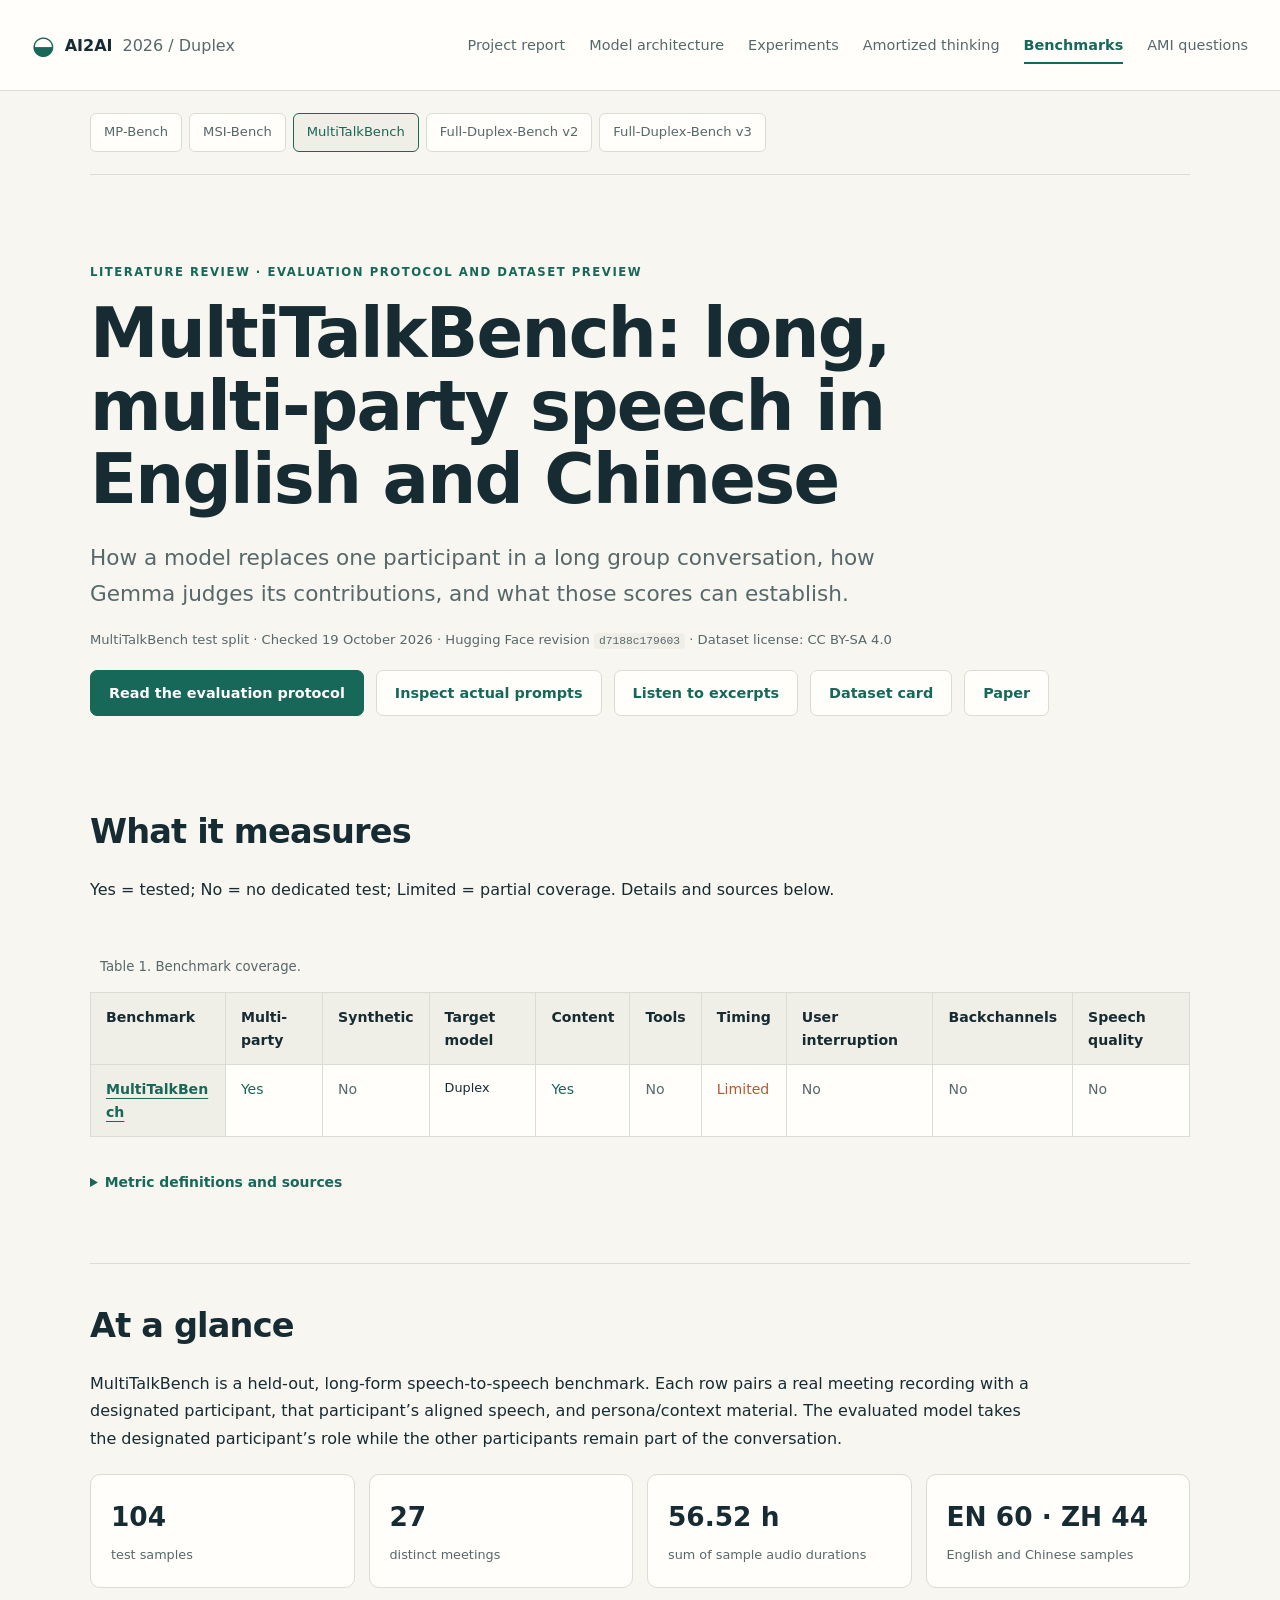
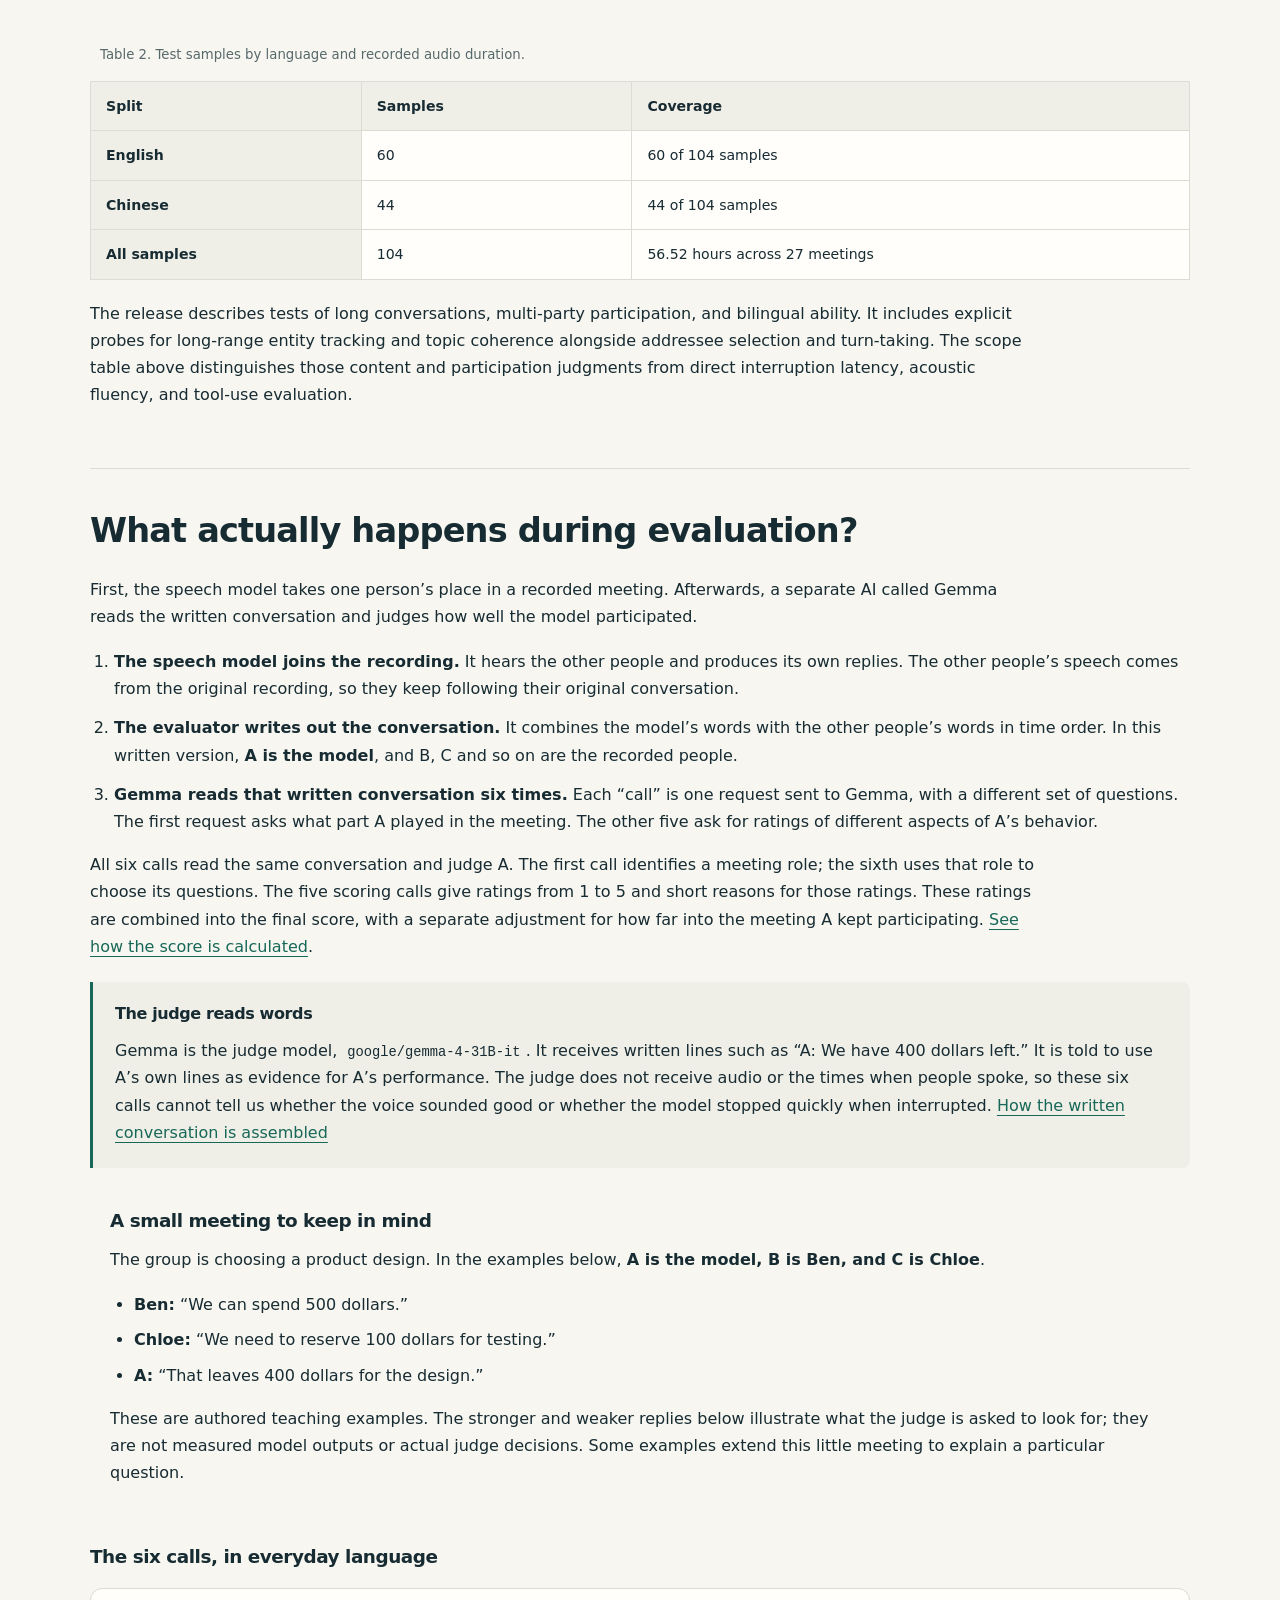
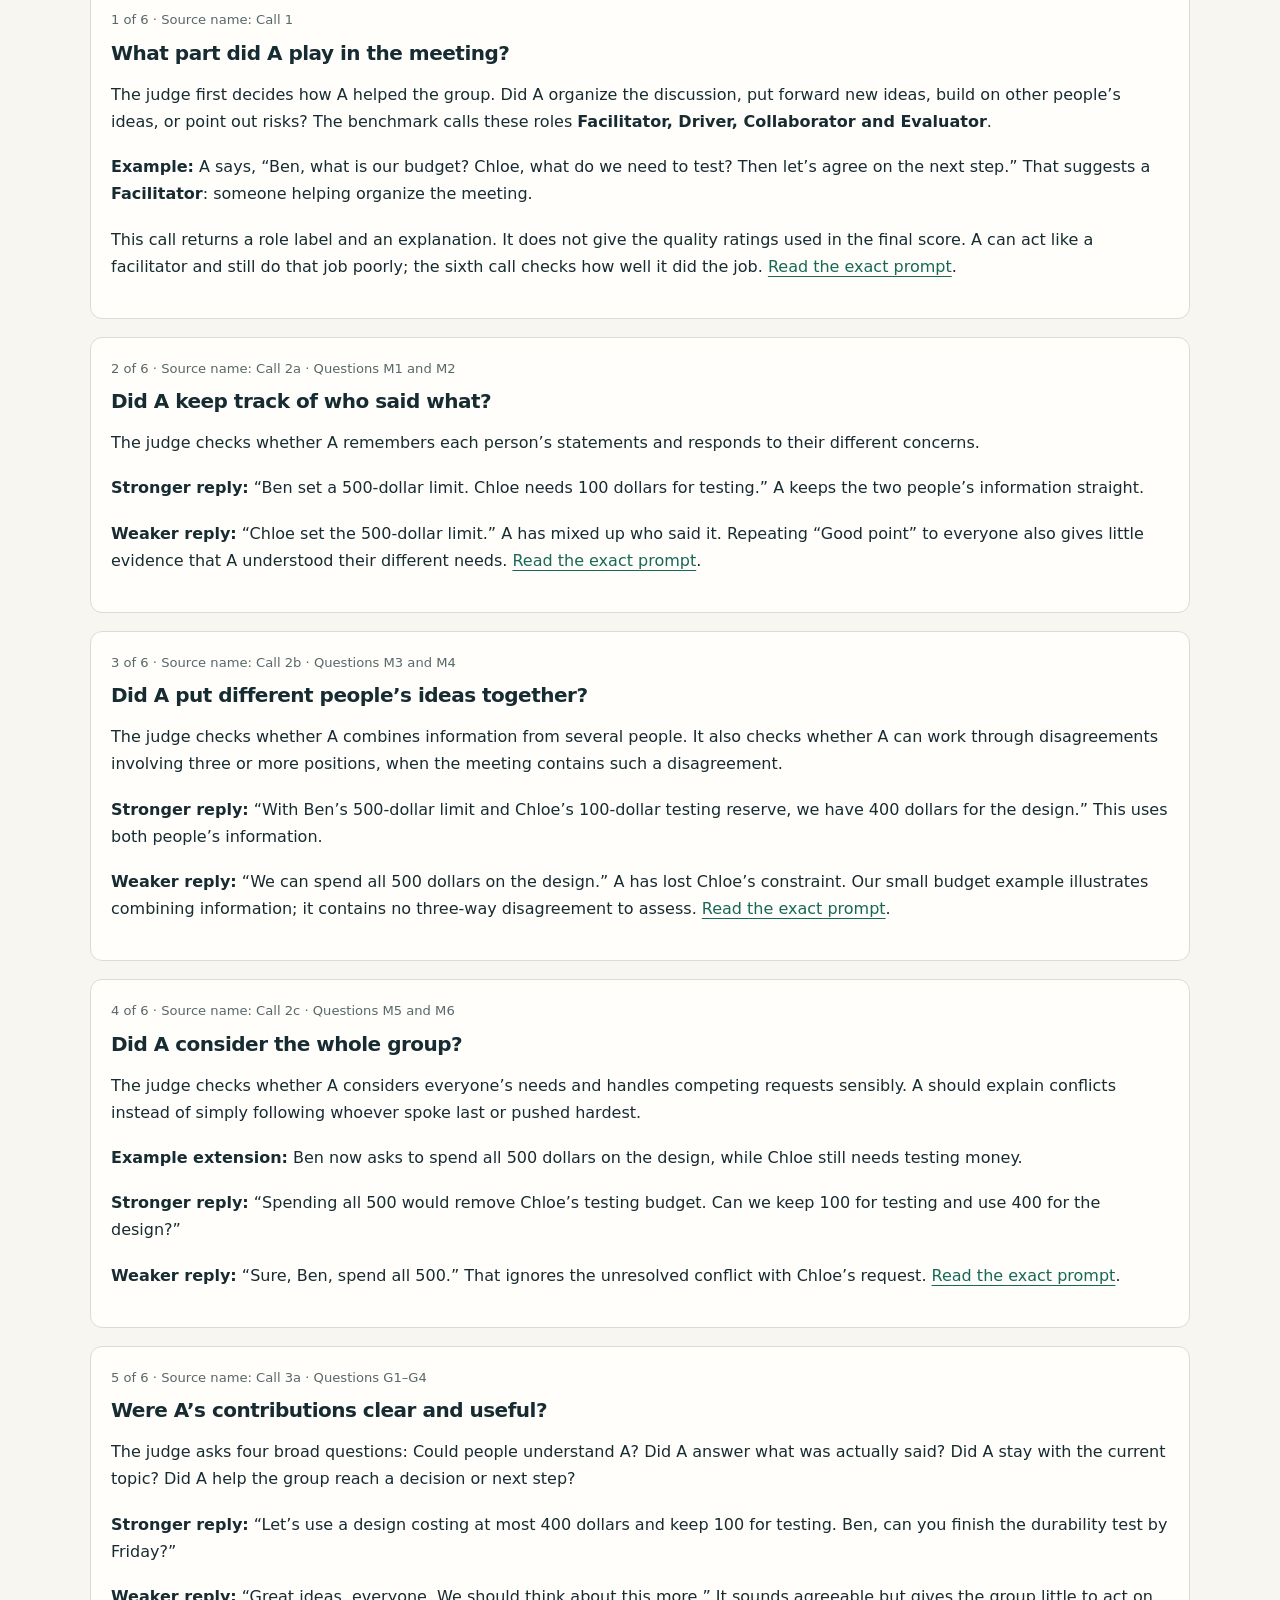
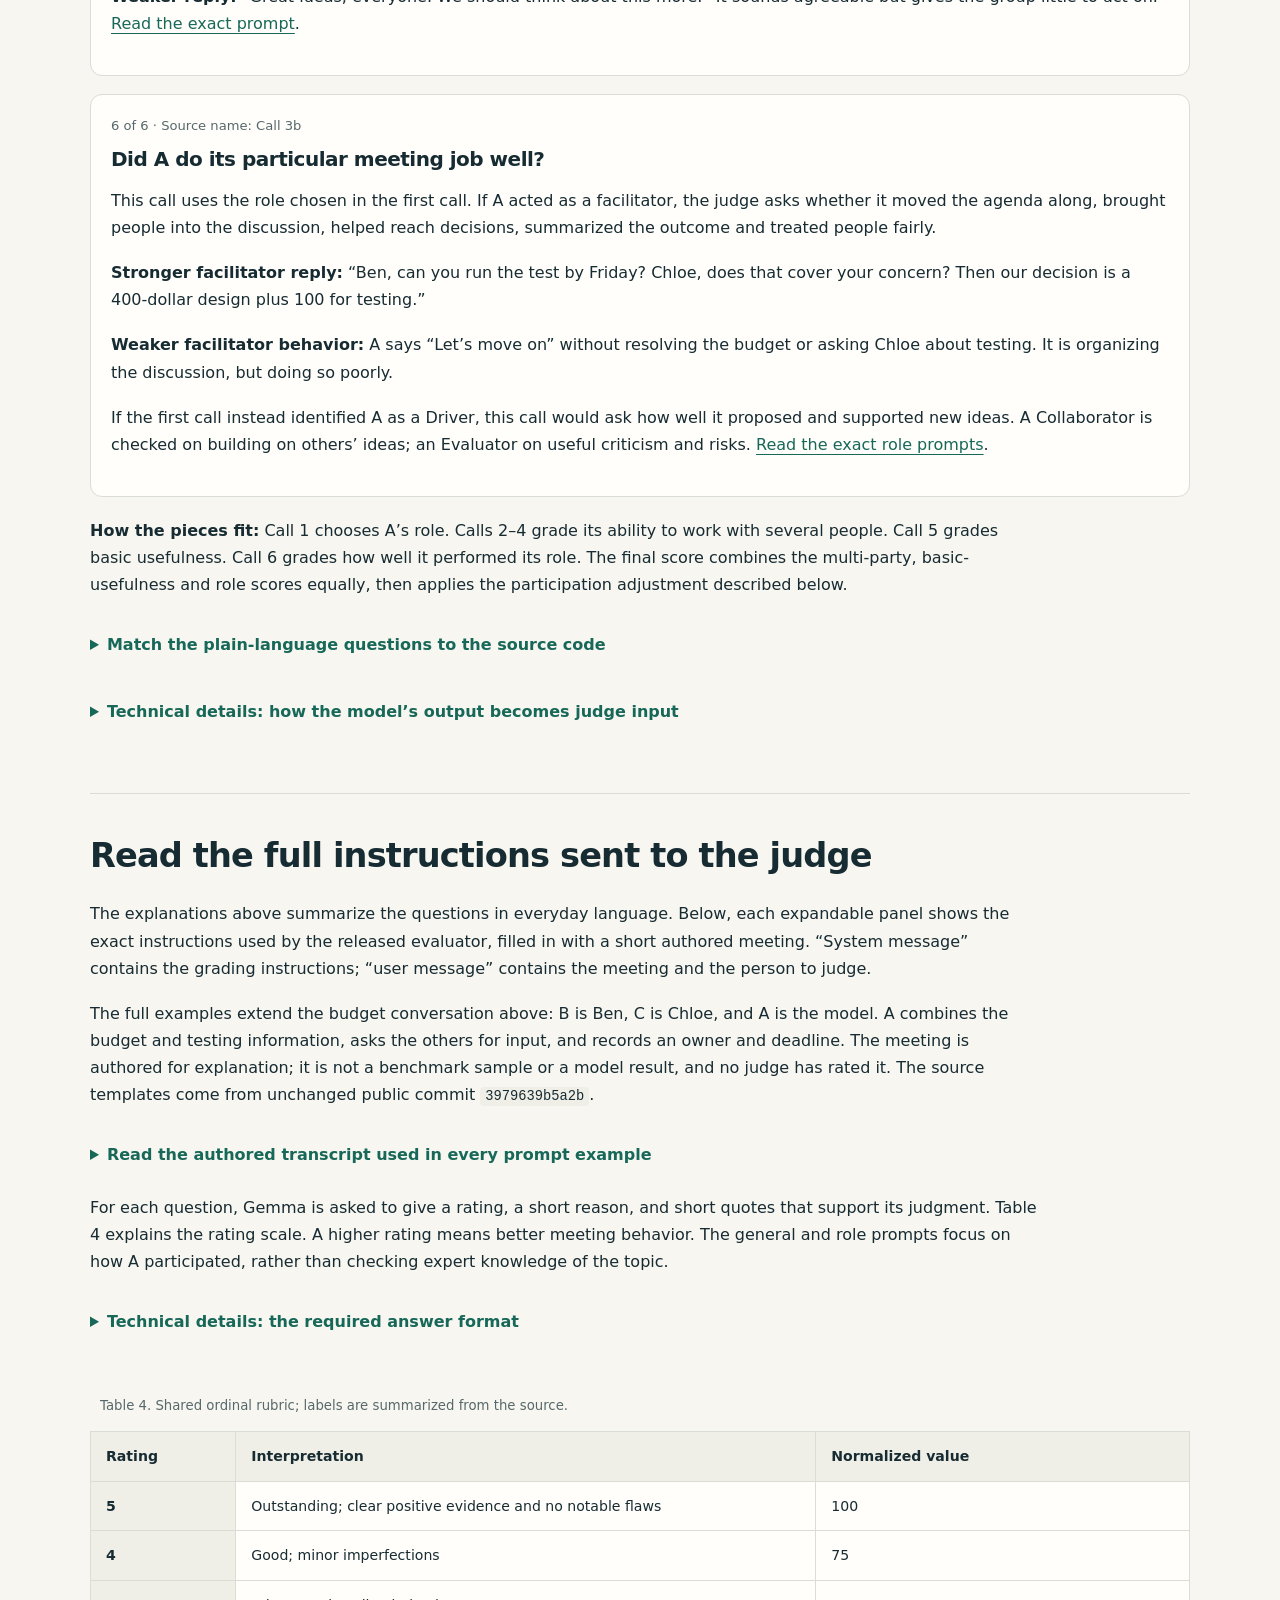
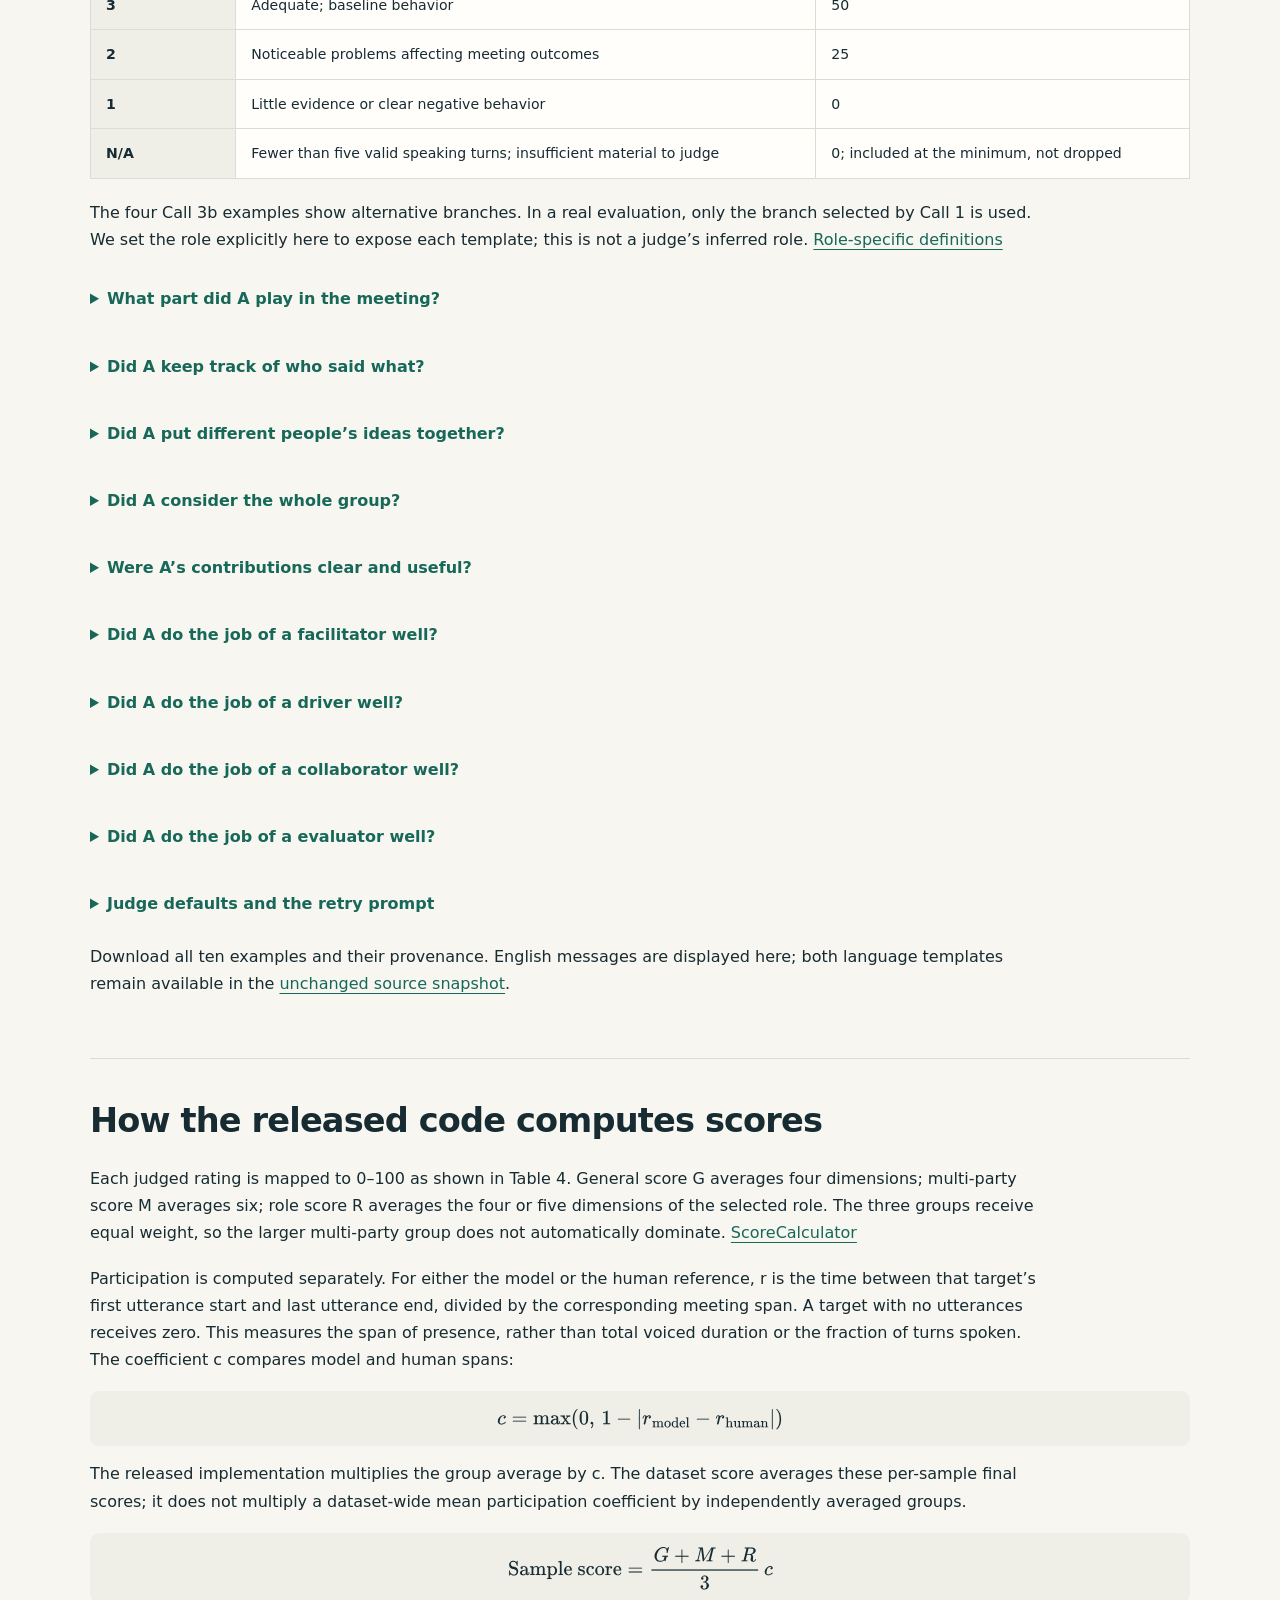
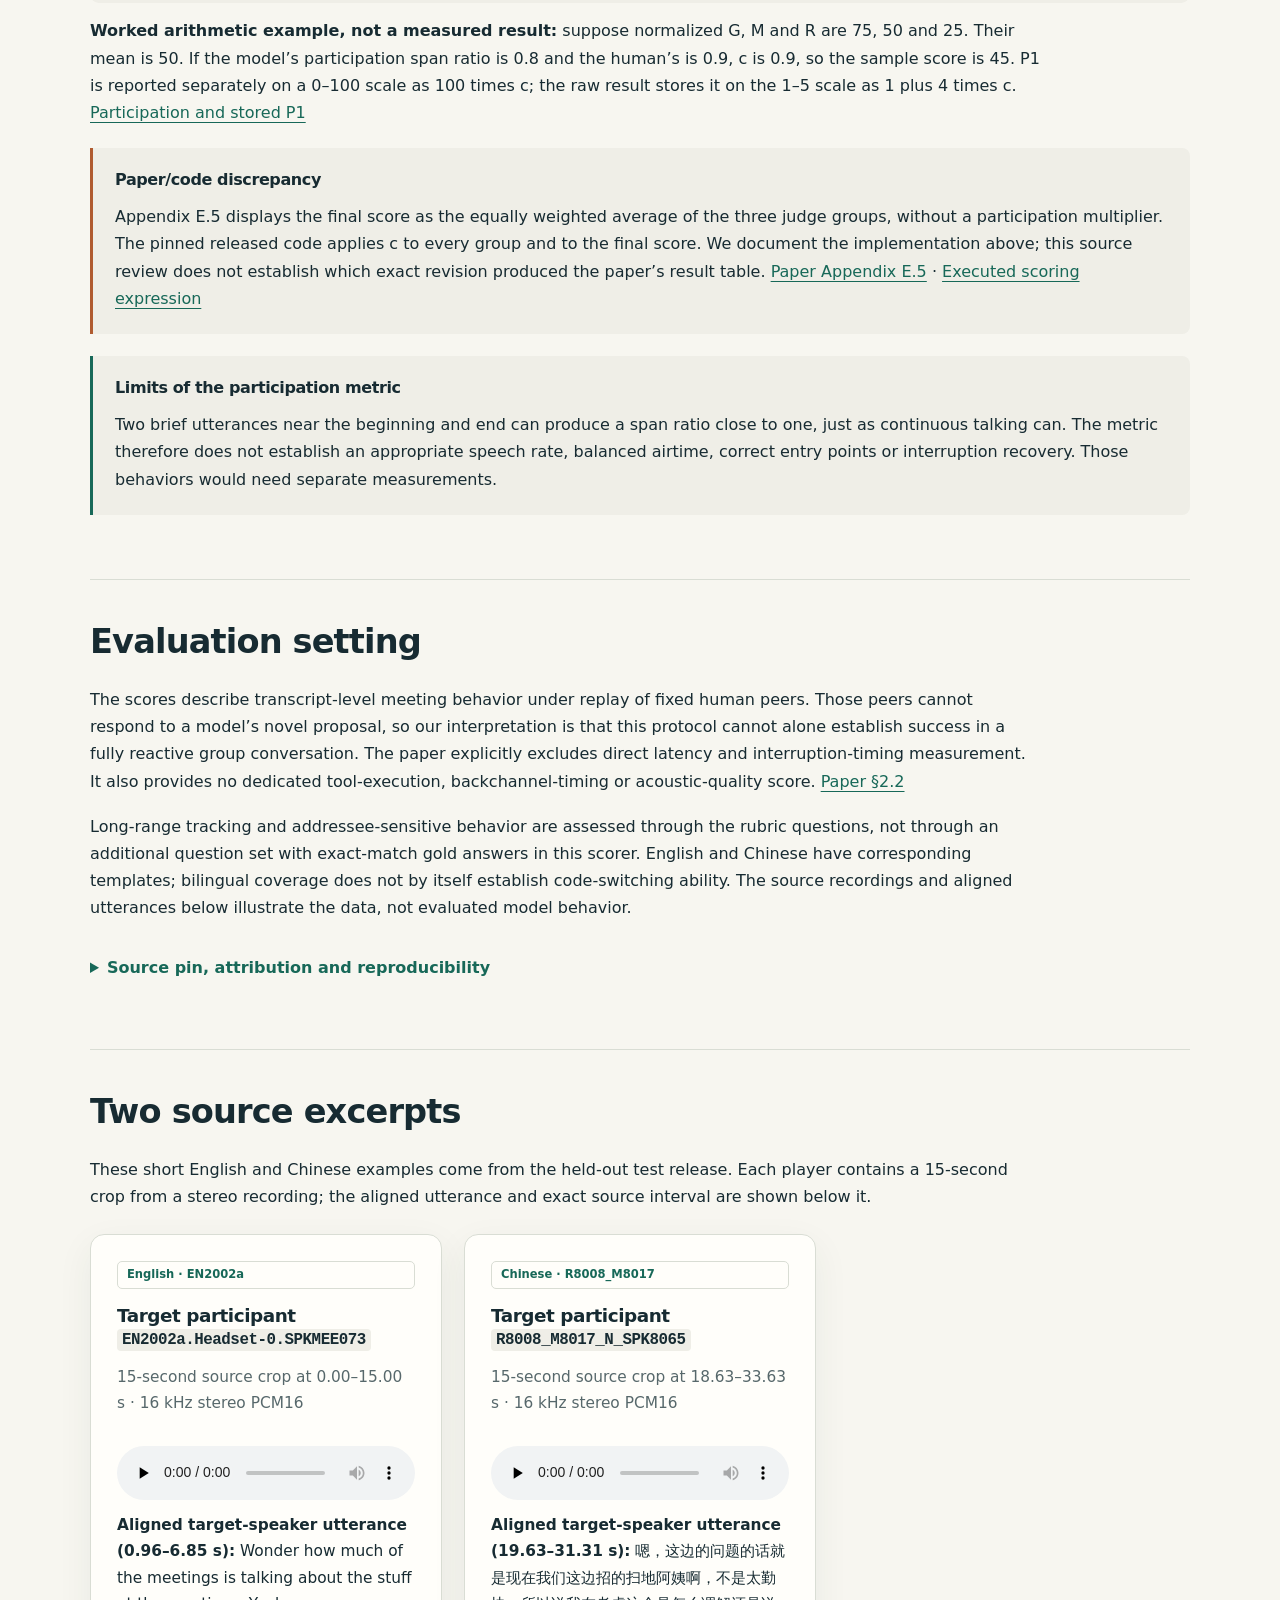
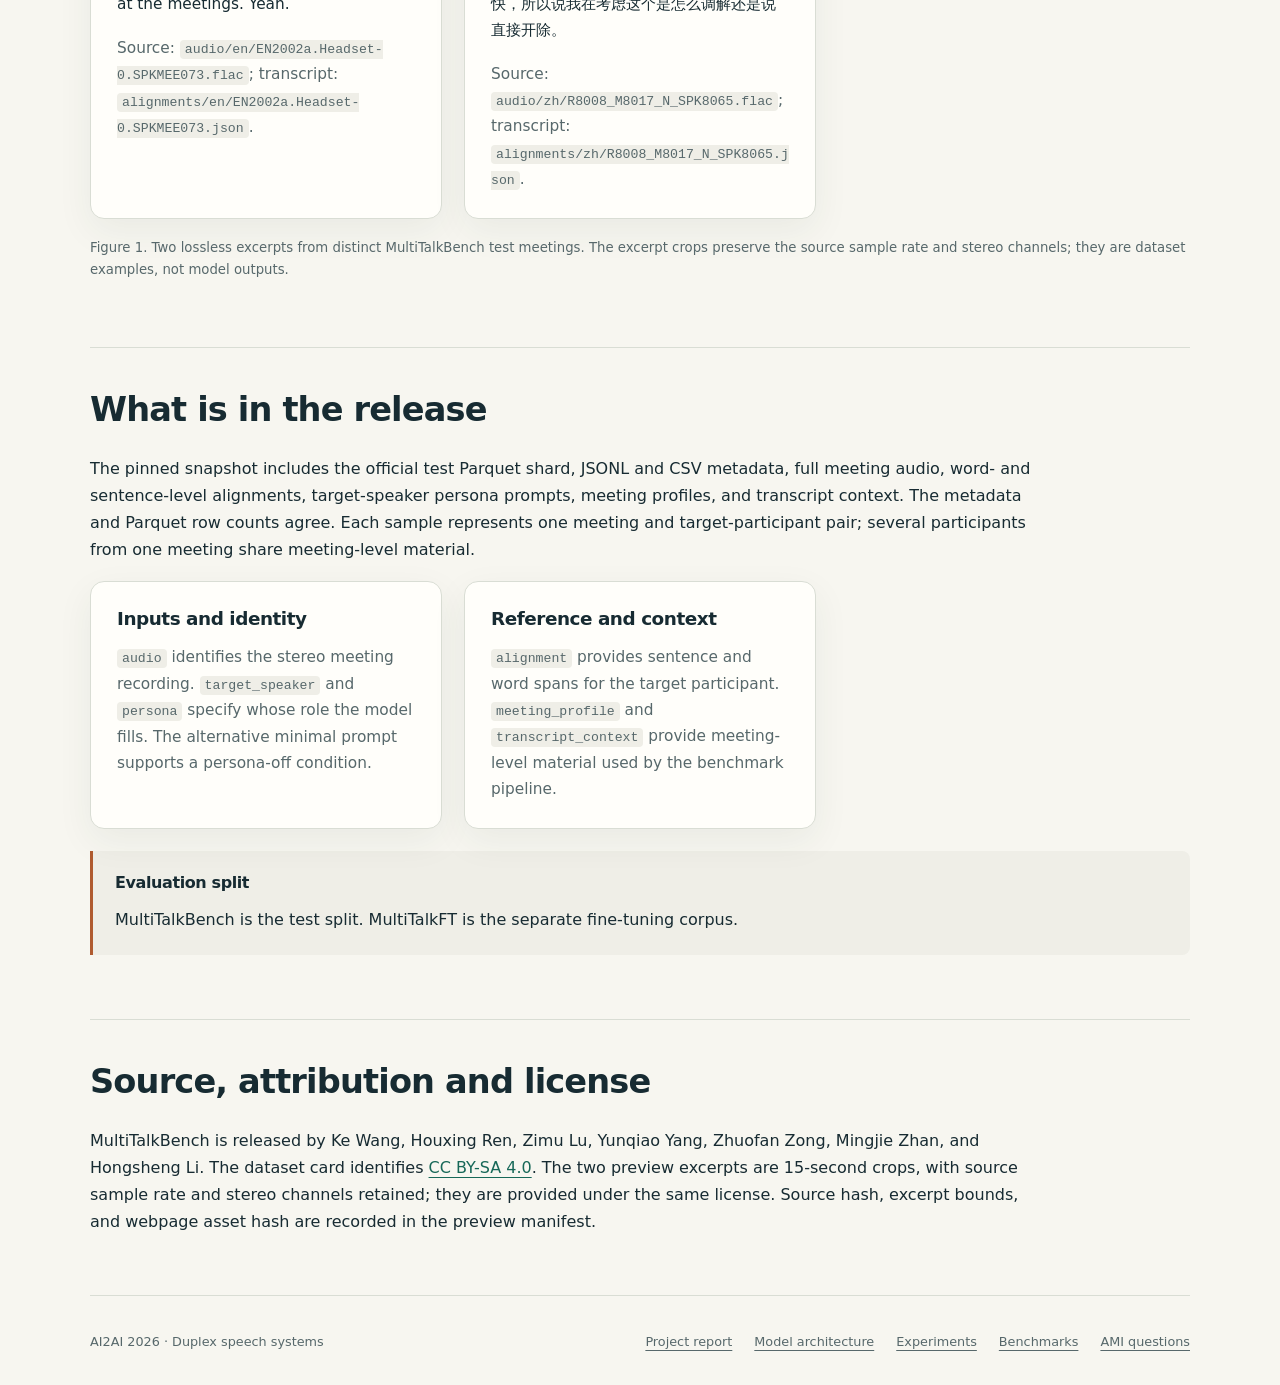
<file: multitalk-bench.html>
<!doctype html><html lang="en"><head><meta charset="utf-8"><meta name="viewport" content="width=device-width, initial-scale=1"><meta name="color-scheme" content="light dark"><meta name="description" content="MultiTalkBench evaluation protocol, exact Gemma judge prompt examples, scoring rules, two audio excerpts and a complete test-data audit."><meta name="referrer" content="no-referrer"><title>MultiTalkBench · AI2AI 2026 Duplex</title><link rel="stylesheet" href="assets/release.css"><style>
.mtb-preview-figure { margin:24px 0; }
.mtb-example { display:flex; flex-direction:column; }
.mtb-example audio { width:100%; margin:12px 0; }
.mtb-example .meta { overflow-wrap:anywhere; }
.mtb-transcript { color:var(--text)!important; overflow-wrap:anywhere; }
.mtb-audit-grid { display:grid; grid-template-columns:repeat(2,minmax(0,1fr)); gap:12px; margin:22px 0; }
.mtb-audit-item { padding:18px; border:1px solid var(--border); border-radius:12px; background:var(--surface); }
.mtb-audit-item h3 { font-size:16px; }
.mtb-audit-item p { margin:0; color:var(--muted); font-size:14px; }
.mtb-prompt { min-width:0; }
.mtb-prompt summary { overflow-wrap:anywhere; }
.hero h1 { overflow-wrap:anywhere; }
.container pre { white-space:pre-wrap; overflow-wrap:anywhere; }
.container code { overflow-wrap:anywhere; }
.mtb-prompt pre, #illustrative-transcript pre { white-space:pre-wrap; overflow-wrap:anywhere; padding:16px; border-radius:8px; background:var(--surface-2); font-size:13px; line-height:1.6; max-height:600px; overflow:auto; }
.mtb-workflow li { margin:12px 0; }
.mtb-call-list { display:grid; gap:18px; margin:20px 0; }
.mtb-call { padding:20px; border:1px solid var(--border); border-radius:12px; background:var(--surface); min-width:0; }
.mtb-call h4 { font-size:20px; line-height:1.35; margin:8px 0 14px; }
.mtb-call .meta { margin:0; }
.mtb-teaching-case { padding:20px; margin:22px 0; border-radius:12px; background:var(--accent-soft); }
.mtb-teaching-case li { margin:8px 0; }
.equation { overflow-x:auto; margin:14px 0; padding:14px 16px; border-radius:9px; background:var(--surface-2); }
.equation mjx-container[display="true"] { margin:0 !important; }
mjx-container { max-width:100%; }
@media (max-width:700px) { .mtb-audit-grid { grid-template-columns:minmax(0,1fr); } }
</style><script>window.MathJax={tex:{inlineMath:[["\\(","\\)"]],displayMath:[["\\[","\\]"]]},svg:{fontCache:"global"}};</script><script id="MathJax-script" defer src="assets/vendor/mathjax/tex-svg.js"></script></head><body><a class="skip-link" href="#main">Skip to content</a><header class="site-nav"><div class="nav-inner"><a class="brand" href="index.html"><span class="brand-mark" aria-hidden="true">◒</span> AI2AI <span>2026 / Duplex</span></a><nav class="nav-links" aria-label="Main navigation"><a href="index.html">Project report</a><a href="architecture.html">Model architecture</a><a href="reproduction.html">Experiments</a><a href="amortized-thinking.html">Amortized thinking</a><a href="benchmarks.html" aria-current="page">Benchmarks</a><a href="ami-questions.html">AMI questions</a></nav></div></header><main id="main" class="container"><nav class="review-tabs" aria-label="Benchmark pages"><a href="mpbench.html">MP-Bench</a><a href="msi-bench.html">MSI-Bench</a><a href="multitalk-bench.html" aria-current="page">MultiTalkBench</a><a href="full-duplex-bench-v2.html">Full-Duplex-Bench v2</a><a href="full-duplex-bench.html">Full-Duplex-Bench v3</a></nav>
<header class="hero"><p class="eyebrow">Literature review · Evaluation protocol and dataset preview</p>
<h1>MultiTalkBench: long, multi-party speech in English and Chinese</h1>
<p class="lede">How a model replaces one participant in a long group conversation, how Gemma judges its contributions, and what those scores can establish.</p>
<p class="meta">MultiTalkBench test split · Checked 19 October 2026 · Hugging Face revision <code>d7188c179603</code> · Dataset license: CC BY-SA 4.0</p>
<div class="button-row"><a class="button primary" href="#evaluation-protocol">Read the evaluation protocol</a><a class="button" href="#judge-prompts">Inspect actual prompts</a><a class="button" href="#audio-examples">Listen to excerpts</a><a class="button" href="https://huggingface.co/datasets/MultiTalk/MultiTalkBench">Dataset card</a><a class="button" href="https://arxiv.org/abs/2609.36903">Paper</a></div></header>

<section class="section benchmark-scope" id="benchmark-scope"><h2>What it measures</h2><p class="benchmark-scope-hint">Yes = tested; No = no dedicated test; Limited = partial coverage. Details and sources below.</p><div aria-label="Benchmark scope comparison" class="benchmark-scope-scroll" role="region" tabindex="0"><table id="benchmark-scope-table"><caption>Table 1. Benchmark coverage.</caption><thead><tr><th scope="col">Benchmark</th><th scope="col">Multi-party</th><th scope="col">Synthetic</th><th scope="col">Target model</th><th scope="col">Content</th><th scope="col">Tools</th><th scope="col">Timing</th><th scope="col">User interruption</th><th scope="col">Backchannels</th><th scope="col">Speech quality</th></tr></thead><tbody><tr data-benchmark="multitalk"><th scope="row"><a href="multitalk-bench.html">MultiTalkBench</a></th><td class="scope-yes">Yes</td><td class="scope-no">No</td><td class="scope-label">Duplex</td><td class="scope-yes">Yes</td><td class="scope-no">No</td><td class="scope-partial">Limited</td><td class="scope-no">No</td><td class="scope-no">No</td><td class="scope-no">No</td></tr></tbody></table></div><details class="benchmark-scope-details"><summary>Metric definitions and sources</summary><p>Coverage of the published evaluation protocol, not every task that could be built from the data. Model interface describes the intended input/output route; it does not imply that every capability of that model is evaluated.</p><p>Multi-party means a group setting, in text or audio. Synthetic describes the conversation/voice material; Mixed combines generated and human material. Target model: Text = text input/output; Audio→text = audio input, text/JSON output; Voice = voice interaction; Duplex = concurrent listening and speaking. Alternative adapters and text controls are listed below.</p><p>Content = semantic response scoring; Tools = call correctness; Timing = participation or response timing; User interruption = yielding/recovery when a user interrupts; Backchannels = generation or tolerance of brief acknowledgments; Speech quality = acoustic/prosodic scoring. A Yes does not imply comprehensive coverage. MSI bystander interference is distinct from directed user interruption. Source check: 2026-10-19.</p><article class="benchmark-scope-note"><h3>MultiTalkBench</h3><dl><dt>Multi-speaker setting</dt><dd>Yes: real multi-party recordings; the model replaces a designated named participant.</dd><dt>Data origin</dt><dd>Human recordings from meeting, dinner-party, in-car and telephone corpora; constructed alignments/persona prompts. Distinct from synthetic MultiTalkPT/FT training data.</dd><dt>Input, protocol and model interface</dt><dd>Long audio conversations for full-duplex speech models; target-participant outputs are aligned and inserted into the peer transcript for offline judging.</dd><dt>Semantic response scoring</dt><dd>Yes: response quality, speaker/state tracking, group interaction and role-specific contributions.</dd><dt>Tool-call scoring</dt><dd>No dedicated function-call execution/argument metric.</dd><dt>Duplex and timing coverage</dt><dd>Limited: mechanical first-to-last speech-span participation score; content/role judgments. The paper explicitly excludes direct latency/interruption-timing measurement.</dd><dt>What the scores do not establish</dt><dd>Its scores do not certify barge-in stop latency, backchannel timing, acoustic fluency or tool use, despite targeting full-duplex models.</dd></dl><p><a href="https://arxiv.org/html/2609.36903">Paper §2.2; Appendix E</a> · <a href="https://huggingface.co/datasets/MultiTalk/MultiTalkBench">Benchmark card</a></p></article></details></section>
<section class="section" id="overview"><h2>At a glance</h2>
<p class="section-intro">MultiTalkBench is a held-out, long-form speech-to-speech benchmark. Each row pairs a real meeting recording with a designated participant, that participant’s aligned speech, and persona/context material. The evaluated model takes the designated participant’s role while the other participants remain part of the conversation.</p>
<div class="stat-grid"><div class="stat"><strong>104</strong><span>test samples</span></div>
<div class="stat"><strong>27</strong><span>distinct meetings</span></div>
<div class="stat"><strong>56.52 h</strong><span>sum of sample audio durations</span></div>
<div class="stat"><strong>EN 60 · ZH 44</strong><span>English and Chinese samples</span></div></div>
<div class="table-wrap"><table id="mtb-composition"><caption>Table 2. Test samples by language and recorded audio duration.</caption>
<thead><tr><th scope="col">Split</th><th scope="col">Samples</th><th scope="col">Coverage</th></tr></thead><tbody><tr><th scope="row">English</th><td>60</td><td>60 of 104 samples</td></tr><tr><th scope="row">Chinese</th><td>44</td><td>44 of 104 samples</td></tr><tr><th scope="row">All samples</th><td>104</td><td>56.52 hours across 27 meetings</td></tr></tbody></table></div>
<p>The release describes tests of long conversations, multi-party participation, and bilingual ability. It includes explicit probes for long-range entity tracking and topic coherence alongside addressee selection and turn-taking. The scope table above distinguishes those content and participation judgments from direct interruption latency, acoustic fluency, and tool-use evaluation.</p>
</section>
<section class="section" id="evaluation-protocol"><h2>What actually happens during evaluation?</h2>
<p class="section-intro">First, the speech model takes one person’s place in a recorded meeting. Afterwards, a separate AI called Gemma reads the written conversation and judges how well the model participated.</p>
<ol class="mtb-workflow"><li><strong>The speech model joins the recording.</strong> It hears the other people and produces its own replies. The other people’s speech comes from the original recording, so they keep following their original conversation.</li><li><strong>The evaluator writes out the conversation.</strong> It combines the model’s words with the other people’s words in time order. In this written version, <strong>A is the model</strong>, and B, C and so on are the recorded people.</li><li><strong>Gemma reads that written conversation six times.</strong> Each “call” is one request sent to Gemma, with a different set of questions. The first request asks what part A played in the meeting. The other five ask for ratings of different aspects of A’s behavior.</li></ol>
<p>All six calls read the same conversation and judge A. The first call identifies a meeting role; the sixth uses that role to choose its questions. The five scoring calls give ratings from 1 to 5 and short reasons for those ratings. These ratings are combined into the final score, with a separate adjustment for how far into the meeting A kept participating. <a href="#scoring">See how the score is calculated</a>.</p>
<div class="callout"><h3>The judge reads words</h3><p>Gemma is the judge model, <code>google/gemma-4-31B-it</code>. It receives written lines such as “A: We have 400 dollars left.” It is told to use A’s own lines as evidence for A’s performance. The judge does not receive audio or the times when people spoke, so these six calls cannot tell us whether the voice sounded good or whether the model stopped quickly when interrupted. <a href="https://github.com/multitalk-ai/MultiTalk/blob/3979639b5a2b89fe2a85c323e286928cbfea5acb/MultiTalkBench/benchmark.py#L338">How the written conversation is assembled</a></p></div>
<div class="mtb-teaching-case" id="simple-meeting"><h3>A small meeting to keep in mind</h3><p>The group is choosing a product design. In the examples below, <strong>A is the model, B is Ben, and C is Chloe</strong>.</p><ul><li><strong>Ben:</strong> “We can spend 500 dollars.”</li><li><strong>Chloe:</strong> “We need to reserve 100 dollars for testing.”</li><li><strong>A:</strong> “That leaves 400 dollars for the design.”</li></ul><p>These are authored teaching examples. The stronger and weaker replies below illustrate what the judge is asked to look for; they are not measured model outputs or actual judge decisions. Some examples extend this little meeting to explain a particular question.</p></div>
<h3 id="six-calls-explained">The six calls, in everyday language</h3>
<div class="mtb-call-list">
<article class="mtb-call" id="explain-call1"><p class="meta">1 of 6 · Source name: Call 1</p><h4>What part did A play in the meeting?</h4><p>The judge first decides how A helped the group. Did A organize the discussion, put forward new ideas, build on other people’s ideas, or point out risks? The benchmark calls these roles <strong>Facilitator, Driver, Collaborator and Evaluator</strong>.</p><p><strong>Example:</strong> A says, “Ben, what is our budget? Chloe, what do we need to test? Then let’s agree on the next step.” That suggests a <strong>Facilitator</strong>: someone helping organize the meeting.</p><p>This call returns a role label and an explanation. It does not give the quality ratings used in the final score. A can act like a facilitator and still do that job poorly; the sixth call checks how well it did the job. <a href="#prompt-call1">Read the exact prompt</a>.</p></article>
<article class="mtb-call" id="explain-call2a"><p class="meta">2 of 6 · Source name: Call 2a · Questions M1 and M2</p><h4>Did A keep track of who said what?</h4><p>The judge checks whether A remembers each person’s statements and responds to their different concerns.</p><p><strong>Stronger reply:</strong> “Ben set a 500-dollar limit. Chloe needs 100 dollars for testing.” A keeps the two people’s information straight.</p><p><strong>Weaker reply:</strong> “Chloe set the 500-dollar limit.” A has mixed up who said it. Repeating “Good point” to everyone also gives little evidence that A understood their different needs. <a href="#prompt-call2a">Read the exact prompt</a>.</p></article>
<article class="mtb-call" id="explain-call2b"><p class="meta">3 of 6 · Source name: Call 2b · Questions M3 and M4</p><h4>Did A put different people’s ideas together?</h4><p>The judge checks whether A combines information from several people. It also checks whether A can work through disagreements involving three or more positions, when the meeting contains such a disagreement.</p><p><strong>Stronger reply:</strong> “With Ben’s 500-dollar limit and Chloe’s 100-dollar testing reserve, we have 400 dollars for the design.” This uses both people’s information.</p><p><strong>Weaker reply:</strong> “We can spend all 500 dollars on the design.” A has lost Chloe’s constraint. Our small budget example illustrates combining information; it contains no three-way disagreement to assess. <a href="#prompt-call2b">Read the exact prompt</a>.</p></article>
<article class="mtb-call" id="explain-call2c"><p class="meta">4 of 6 · Source name: Call 2c · Questions M5 and M6</p><h4>Did A consider the whole group?</h4><p>The judge checks whether A considers everyone’s needs and handles competing requests sensibly. A should explain conflicts instead of simply following whoever spoke last or pushed hardest.</p><p><strong>Example extension:</strong> Ben now asks to spend all 500 dollars on the design, while Chloe still needs testing money.</p><p><strong>Stronger reply:</strong> “Spending all 500 would remove Chloe’s testing budget. Can we keep 100 for testing and use 400 for the design?”</p><p><strong>Weaker reply:</strong> “Sure, Ben, spend all 500.” That ignores the unresolved conflict with Chloe’s request. <a href="#prompt-call2c">Read the exact prompt</a>.</p></article>
<article class="mtb-call" id="explain-call3a"><p class="meta">5 of 6 · Source name: Call 3a · Questions G1–G4</p><h4>Were A’s contributions clear and useful?</h4><p>The judge asks four broad questions: Could people understand A? Did A answer what was actually said? Did A stay with the current topic? Did A help the group reach a decision or next step?</p><p><strong>Stronger reply:</strong> “Let’s use a design costing at most 400 dollars and keep 100 for testing. Ben, can you finish the durability test by Friday?”</p><p><strong>Weaker reply:</strong> “Great ideas, everyone. We should think about this more.” It sounds agreeable but gives the group little to act on. <a href="#prompt-call3a">Read the exact prompt</a>.</p></article>
<article class="mtb-call" id="explain-call3b"><p class="meta">6 of 6 · Source name: Call 3b</p><h4>Did A do its particular meeting job well?</h4><p>This call uses the role chosen in the first call. If A acted as a facilitator, the judge asks whether it moved the agenda along, brought people into the discussion, helped reach decisions, summarized the outcome and treated people fairly.</p><p><strong>Stronger facilitator reply:</strong> “Ben, can you run the test by Friday? Chloe, does that cover your concern? Then our decision is a 400-dollar design plus 100 for testing.”</p><p><strong>Weaker facilitator behavior:</strong> A says “Let’s move on” without resolving the budget or asking Chloe about testing. It is organizing the discussion, but doing so poorly.</p><p>If the first call instead identified A as a Driver, this call would ask how well it proposed and supported new ideas. A Collaborator is checked on building on others’ ideas; an Evaluator on useful criticism and risks. <a href="#prompt-call3b-facilitator">Read the exact role prompts</a>.</p></article>
</div>
<p><strong>How the pieces fit:</strong> Call 1 chooses A’s role. Calls 2–4 grade its ability to work with several people. Call 5 grades basic usefulness. Call 6 grades how well it performed its role. The final score combines the multi-party, basic-usefulness and role scores equally, then applies the participation adjustment described below.</p>
<details id="call-label-reference"><summary>Match the plain-language questions to the source code</summary><p>The source labels <code>2a</code>, <code>2b</code> and <code>2c</code> name three requests about working with several people. <code>3a</code> asks about general usefulness; <code>3b</code> asks about the identified role. Table 3 maps those names to the explanations above.</p><div class="table-wrap"><table id="mtb-judge-calls"><caption>Table 3. Plain-language questions and the corresponding source labels.</caption><thead><tr><th scope="col">Request to Gemma</th><th scope="col">Source label</th><th scope="col">What it returns</th></tr></thead><tbody>
<tr><th scope="row">1. What part did A play?</th><td>Call 1</td><td>A role label, supporting evidence and explanation</td></tr><tr><th scope="row">2. Who said what?</th><td>Call 2a · M1–M2</td><td>Two ratings</td></tr><tr><th scope="row">3. Put people’s ideas together?</th><td>Call 2b · M3–M4</td><td>Two ratings</td></tr><tr><th scope="row">4. Consider the whole group?</th><td>Call 2c · M5–M6</td><td>Two ratings</td></tr><tr><th scope="row">5. Clear and useful?</th><td>Call 3a · G1–G4</td><td>Four ratings</td></tr><tr><th scope="row">6. Do its meeting job well?</th><td>Call 3b · chosen role</td><td>Four ratings; five for a facilitator</td></tr>
</tbody></table></div><p>Each scoring request asks several questions, so one meeting receives 14 individual ratings, or 15 when A is identified as a facilitator. There are 27 possible judged questions across all roles, plus the separate mechanical participation measure P1. These are judgments using written guidelines, rather than checks against a list of exact correct answers. <a href="https://github.com/multitalk-ai/MultiTalk/blob/3979639b5a2b89fe2a85c323e286928cbfea5acb/MultiTalkBench/prompt_builder.py#L625">Complete definitions</a></p><p>The paper describes calls that could be independent after role identification. The pinned implementation sends the six requests in sequence. <a href="https://github.com/multitalk-ai/MultiTalk/blob/3979639b5a2b89fe2a85c323e286928cbfea5acb/MultiTalkBench/benchmark.py#L656">Execution loop</a></p></details>
<details id="transcript-technical-details"><summary>Technical details: how the model’s output becomes judge input</summary><p>A detailed persona prompt or a minimal alternative tells the speech model how to participate. The judge receives the speaker list, target label A and the written conversation. The adapters save the model’s words with timestamps in an <code>alignments</code> array. The evaluator removes padding tokens, joins text into utterances, and starts a new utterance when a gap exceeds 1.2 seconds. It combines those utterances with the other people’s reference sentences and sorts everything by start time. The written lines sent to the judge omit the timestamps. <a href="https://github.com/multitalk-ai/MultiTalk/blob/3979639b5a2b89fe2a85c323e286928cbfea5acb/MultiTalkBench/README.md">Adapter and judge setup</a> · <a href="https://github.com/multitalk-ai/MultiTalk/blob/3979639b5a2b89fe2a85c323e286928cbfea5acb/MultiTalkBench/benchmark.py#L239">Transcript construction</a></p></details>
</section>
<section class="section" id="judge-prompts"><h2>Read the full instructions sent to the judge</h2>
<p class="section-intro">The explanations above summarize the questions in everyday language. Below, each expandable panel shows the exact instructions used by the released evaluator, filled in with a short authored meeting. “System message” contains the grading instructions; “user message” contains the meeting and the person to judge.</p>
<p>The full examples extend the budget conversation above: B is Ben, C is Chloe, and A is the model. A combines the budget and testing information, asks the others for input, and records an owner and deadline. The meeting is authored for explanation; it is not a benchmark sample or a model result, and no judge has rated it. The source templates come from unchanged public commit <code>3979639b5a2b</code>.</p>
<details id="illustrative-transcript"><summary>Read the authored transcript used in every prompt example</summary><pre><code>A: First, let's agree on the budget. B, what is the limit?
B: We can spend 500 dollars.
C: We also need to reserve 100 dollars for testing.
A: That leaves 400 dollars for the design. Let's move to materials. C, what do you recommend?
C: Recycled plastic fits that budget.
B: I agree, provided we test durability.
A: Both of you support recycled plastic with a durability check. Let's move to testing. B, can you own that?
B: Yes, I can finish the test on Friday.
A: Then let's confirm the decision: recycled plastic, a 400-dollar design budget, and B tests durability by Friday. C, any concern before we close?
C: No, that covers my concern.
A: Agreed. We have the decision and an owner. That closes the meeting.</code></pre></details>
<p>For each question, Gemma is asked to give a rating, a short reason, and short quotes that support its judgment. Table 4 explains the rating scale. A higher rating means better meeting behavior. The general and role prompts focus on how A participated, rather than checking expert knowledge of the topic.</p><details id="judge-output-format"><summary>Technical details: the required answer format</summary><p>The answer must be JSON with <code>score</code>, <code>positive_evidence</code>, <code>negative_evidence</code> and <code>reasoning</code> for each question. Each English evidence list allows one quote of at most 12 words; each reason allows 40 words. The Chinese limits are 20 characters per quote and 40 characters per reason. <a href="https://github.com/multitalk-ai/MultiTalk/blob/3979639b5a2b89fe2a85c323e286928cbfea5acb/MultiTalkBench/prompt_builder.py#L180">Output format and shared rating scale</a></p></details>
<div class="table-wrap"><table id="mtb-rating-rubric"><caption>Table 4. Shared ordinal rubric; labels are summarized from the source.</caption><thead><tr><th scope="col">Rating</th><th scope="col">Interpretation</th><th scope="col">Normalized value</th></tr></thead><tbody>
<tr><th scope="row">5</th><td>Outstanding; clear positive evidence and no notable flaws</td><td>100</td></tr><tr><th scope="row">4</th><td>Good; minor imperfections</td><td>75</td></tr><tr><th scope="row">3</th><td>Adequate; baseline behavior</td><td>50</td></tr><tr><th scope="row">2</th><td>Noticeable problems affecting meeting outcomes</td><td>25</td></tr><tr><th scope="row">1</th><td>Little evidence or clear negative behavior</td><td>0</td></tr><tr><th scope="row">N/A</th><td>Fewer than five valid speaking turns; insufficient material to judge</td><td>0; included at the minimum, not dropped</td></tr>
</tbody></table></div>
<p>The four Call 3b examples show alternative branches. In a real evaluation, only the branch selected by Call 1 is used. We set the role explicitly here to expose each template; this is not a judge’s inferred role. <a href="https://github.com/multitalk-ai/MultiTalk/blob/3979639b5a2b89fe2a85c323e286928cbfea5acb/MultiTalkBench/prompt_builder.py#L917">Role-specific definitions</a></p>
<details class="mtb-prompt" id="prompt-call1"><summary>What part did A play in the meeting?</summary><p class="meta">Source label: <code>call1</code> · Role identification</p><p><a href="research/multitalk-bench/prompts/call1.json">Download these exact system/user messages (JSON)</a></p><h4>System message</h4><pre><code>You are a professional meeting behavior analyst specializing in identifying participant role types.

## Role Definitions

**Facilitator**
Core traits: opens or closes the meeting, actively transitions topics (3+ times), assigns speaking turns, announces or confirms decisions.
Typical language: "Let's move on to the next item", "Could you share your thoughts?", "Let's go with that", "That's all for today."

**Driver**
Core traits: high proportion of independently initiated new ideas, leads discussion direction, puts forward concrete proposals or action recommendations — initiates more than responds.
Typical language: "I suggest…", "We could do it this way…", "I think the direction should be…"

**Collaborator**
Core traits: builds on others' ideas, integrates different opinions, facilitates consensus — extending others' ideas more often than independently initiating.
Typical language: "Building on what you said…", "These two points can be combined…", "I think everyone is actually saying something similar."

**Evaluator**
Core traits: challenges existing proposals, identifies risks or constraints, raises counter-examples — questioning utterances exceed 35% of total contributions.
Typical language: "But there's a problem here…", "What if this leads to…", "There's a premise we haven't discussed."

## Role Priority Rules
Facilitator &gt; Driver &gt; Evaluator &gt; Collaborator (default fallback)

When two roles are clearly satisfied, record both a primary and a secondary role.

## Output Format (strict JSON, no additional text)
{
  "primary_role": "Facilitator|Driver|Collaborator|Evaluator",
  "secondary_role": "Facilitator|Driver|Collaborator|Evaluator|null",
  "confidence": "high|medium|low",
  "turn_count": &lt;integer — total speaking turns by the target speaker&gt;,
  "key_evidence": [
    "Evidence 1 (direct quote + which trait category it supports)",
    "Evidence 2",
    "Evidence 3"
  ],
  "reasoning": "Core reasoning for the role assignment, within 100 words"
}</code></pre><h4>User message</h4><pre><code>Please analyze the following multi-party meeting transcript and identify the dominant role of [A].

Participants: A, B, C

Meeting Transcript:
A: First, let's agree on the budget. B, what is the limit?
B: We can spend 500 dollars.
C: We also need to reserve 100 dollars for testing.
A: That leaves 400 dollars for the design. Let's move to materials. C, what do you recommend?
C: Recycled plastic fits that budget.
B: I agree, provided we test durability.
A: Both of you support recycled plastic with a durability check. Let's move to testing. B, can you own that?
B: Yes, I can finish the test on Friday.
A: Then let's confirm the decision: recycled plastic, a 400-dollar design budget, and B tests durability by Friday. C, any concern before we close?
C: No, that covers my concern.
A: Agreed. We have the decision and an owner. That closes the meeting.

Output the role identification result for [A] in strict JSON format.

Important: the participant being evaluated is speaker A. Only score or cite utterances spoken on lines that begin with 'A:'. Do not use other speakers' utterances as evidence for the target participant.</code></pre></details><details class="mtb-prompt" id="prompt-call2a"><summary>Did A keep track of who said what?</summary><p class="meta">Source label: <code>call2a</code> · M1 Multi-Speaker Tracking  +  M2 Differentiated Response</p><p><a href="research/multitalk-bench/prompts/call2a.json">Download these exact system/user messages (JSON)</a></p><h4>System message</h4><pre><code>You are a multi-party meeting capability assessment expert specializing in evaluating participants' specific abilities in multi-person meeting contexts.

## Scoring Rubric
5 – Outstanding: clear positive evidence, no notable flaws
4 – Good: generally solid, minor imperfections with no significant impact
3 – Adequate: meets the baseline, no obvious strengths or major failures
2 – Below average: noticeable problems that affected meeting outcomes, not entirely absent
1 – Poor: almost no evidence of the behavior, or clear negative performance
N/A – Not enough valid speaking turns (&lt; 5) to evaluate

---

## Dimension M1: Multi-Speaker State Tracking

[Definition]
As the meeting progresses, can the participant consistently and accurately distinguish what each person has said and what position they hold, without confusion or misattribution over time?

[Evaluation Points]
- When quoting others, does the participant misattribute statements (attribute A's words to B)?
- When referencing earlier statements later in the meeting, are attributions consistent with the original?
- After multiple people speak consecutively, is the participant still accurate when describing someone's position?
- When there are 4+ participants, does tracking accuracy noticeably decline?

[High Score Signals] Clear attributions that match the original; can clearly distinguish multiple speakers' different positions
[Low Score Signals] Misattribution, position confusion, failure to recall key things someone said earlier

---

## Dimension M2: Differentiated Response Capability

[Definition]
When facing multiple participants with different positions, needs, or backgrounds, can the participant give distinguishably different responses rather than sending identical messages to everyone?

[Evaluation Points]
- Does the participant give different specific responses to participants with different positions?
- Are weaker voices or silent participants ignored?
- When facing disagreement, does the participant avoid real differentiation by offering generic statements like "everyone makes a good point"?

[High Score Signals] Explicitly says different things to different people; while acknowledging A, specifically addresses B's concerns
[Low Score Signals] Sends the same message to the whole group; only responds to the most vocal participant; silent participants are consistently ignored

---

## Output Format (strict JSON)
Requirements: output exactly one complete JSON object and include every dimension key; each evidence array may contain at most one item; each quote must be a very short verbatim snippet no longer than 12 words; use [] when there is no evidence; do not output Markdown or any extra text.
{
  "M1": {
    "score": integer 1–5 or "N/A",
    "positive_evidence": ["at most 1 very short positive quote"],
    "negative_evidence": ["at most 1 very short negative quote"],
    "reasoning": "scoring rationale, within 40 words"
  },
  "M2": {
    "score": integer 1–5 or "N/A",
    "positive_evidence": ["at most 1 very short positive quote"],
    "negative_evidence": ["at most 1 very short negative quote"],
    "reasoning": "scoring rationale, within 40 words"
  }
}</code></pre><h4>User message</h4><pre><code>Please evaluate [A]'s performance on M1 (Multi-Speaker State Tracking) and M2 (Differentiated Response Capability) based on the following multi-party meeting transcript.

Participants: A, B, C
Participant being assessed: A

Meeting Transcript:
A: First, let's agree on the budget. B, what is the limit?
B: We can spend 500 dollars.
C: We also need to reserve 100 dollars for testing.
A: That leaves 400 dollars for the design. Let's move to materials. C, what do you recommend?
C: Recycled plastic fits that budget.
B: I agree, provided we test durability.
A: Both of you support recycled plastic with a durability check. Let's move to testing. B, can you own that?
B: Yes, I can finish the test on Friday.
A: Then let's confirm the decision: recycled plastic, a 400-dollar design budget, and B tests durability by Friday. C, any concern before we close?
C: No, that covers my concern.
A: Agreed. We have the decision and an owner. That closes the meeting.

Important: the participant being evaluated is speaker A. Only score or cite utterances spoken on lines that begin with 'A:'. Do not use other speakers' utterances as evidence for the target participant.</code></pre></details><details class="mtb-prompt" id="prompt-call2b"><summary>Did A put different people’s ideas together?</summary><p class="meta">Source label: <code>call2b</code> · M3 Cross-Speaker Integration  +  M4 Multi-Party Disagreement</p><p><a href="research/multitalk-bench/prompts/call2b.json">Download these exact system/user messages (JSON)</a></p><h4>System message</h4><pre><code>You are a multi-party meeting capability assessment expert.

## Scoring Rubric
5 – Outstanding: clear positive evidence, no notable flaws
4 – Good: generally solid, minor imperfections with no significant impact
3 – Adequate: meets the baseline, no obvious strengths or major failures
2 – Below average: noticeable problems that affected meeting outcomes, not entirely absent
1 – Poor: almost no evidence of the behavior, or clear negative performance
N/A – Not enough valid speaking turns (&lt; 5) to evaluate

---

## Dimension M3: Cross-Speaker Information Integration

[Definition]
When key information is scattered across multiple speakers' contributions, can the participant piece together a complete picture and identify implicit consensus or contradictions that span across different speakers?

[Evaluation Points]
- Do summaries or decisions cover key information from different people, or rely only on the most recent statements?
- Does the participant identify logical contradictions scattered across different speakers and time points?
- Does the participant notice key information from less vocal participants?
- Can the participant recognize when multiple people are expressing the same idea in different words?

[High Score Signals] Summaries trace back to specific statements from different speakers; identifies cross-turn contradictions or latent consensus
[Low Score Signals] Summaries only reflect the later part of the discussion or the most vocal participants; ignores early or peripheral contributions

---

## Dimension M4: Multi-Party Disagreement Handling

[Definition]
When there are three or more conflicting positions (not just a simple two-party standoff), can the participant identify each party's core concerns and find a mutually acceptable integrative path, rather than simply siding with one party or deferring?

[Evaluation Points]
- When A, B, and C each have different positions, does the participant only handle the most prominent conflict and miss the third party?
- Can the participant identify a proposal that actually contains multiple parties' concerns and present it as an integration point?
- Is the conclusion a substantive convergence, or an empty deferral like "we need to discuss this further"?
- Does the participant show obvious bias toward the party with the most speaking time?

[High Score Signals] Explicitly identifies the core concerns of 3+ parties; finds an integrative direction accommodating multiple parties
[Low Score Signals] Only handles two-party conflict; gives empty deferrals; biases toward the most vocal party

---

## Output Format (strict JSON)
Requirements: output exactly one complete JSON object and include every dimension key; each evidence array may contain at most one item; each quote must be a very short verbatim snippet no longer than 12 words; use [] when there is no evidence; do not output Markdown or any extra text.
{
  "M3": {
    "score": integer 1–5 or "N/A",
    "positive_evidence": ["at most 1 very short positive quote"],
    "negative_evidence": ["at most 1 very short negative quote"],
    "reasoning": "scoring rationale, within 40 words"
  },
  "M4": {
    "score": integer 1–5 or "N/A",
    "positive_evidence": ["at most 1 very short positive quote"],
    "negative_evidence": ["at most 1 very short negative quote"],
    "reasoning": "scoring rationale, within 40 words"
  }
}</code></pre><h4>User message</h4><pre><code>Please evaluate [A]'s performance on M3 (Cross-Speaker Information Integration) and M4 (Multi-Party Disagreement Handling) based on the following multi-party meeting transcript.

Participants: A, B, C
Participant being assessed: A

Meeting Transcript:
A: First, let's agree on the budget. B, what is the limit?
B: We can spend 500 dollars.
C: We also need to reserve 100 dollars for testing.
A: That leaves 400 dollars for the design. Let's move to materials. C, what do you recommend?
C: Recycled plastic fits that budget.
B: I agree, provided we test durability.
A: Both of you support recycled plastic with a durability check. Let's move to testing. B, can you own that?
B: Yes, I can finish the test on Friday.
A: Then let's confirm the decision: recycled plastic, a 400-dollar design budget, and B tests durability by Friday. C, any concern before we close?
C: No, that covers my concern.
A: Agreed. We have the decision and an owner. That closes the meeting.

Important: the participant being evaluated is speaker A. Only score or cite utterances spoken on lines that begin with 'A:'. Do not use other speakers' utterances as evidence for the target participant.</code></pre></details><details class="mtb-prompt" id="prompt-call2c"><summary>Did A consider the whole group?</summary><p class="meta">Source label: <code>call2c</code> · M5 Group Awareness  +  M6 Noise Resistance</p><p><a href="research/multitalk-bench/prompts/call2c.json">Download these exact system/user messages (JSON)</a></p><h4>System message</h4><pre><code>You are a multi-party meeting capability assessment expert.

## Scoring Rubric
5 – Outstanding: clear positive evidence, no notable flaws
4 – Good: generally solid, minor imperfections with no significant impact
3 – Adequate: meets the baseline, no obvious strengths or major failures
2 – Below average: noticeable problems that affected meeting outcomes, not entirely absent
1 – Poor: almost no evidence of the behavior, or clear negative performance
N/A – Not enough valid speaking turns (&lt; 5) to evaluate

---

## Dimension M5: Group Awareness in Speaking

[Definition]
Is the participant aware that everything they say is visible to all present in a multi-person context, and do they accordingly consider the impact of their words on different attendees — rather than speaking as if in a one-on-one conversation?

[Evaluation Points]
- When responding to one person, does the participant inadvertently ignore the positions or feelings of others present?
- In front of people with differing positions, does the participant strongly endorse one side without any balancing acknowledgment?
- Does the participant use large amounts of assumed context that only specific people would understand?
- Does the participant leverage the multi-person setting to deliver valuable information to multiple parties in a single utterance?

[High Score Signals] When responding to A, proactively accounts for B and C's needs; uses public statements to advance group consensus
[Low Score Signals] Strongly endorses A's controversial proposal in front of B; uses large amounts of insider language only A would understand

---

## Dimension M6: Noise Resistance and Input Priority Judgment

[Definition]
When multiple participants simultaneously or consecutively send competing inputs, can the participant make reasonable priority judgments rather than simply executing the most recent or loudest instruction?

[Evaluation Points]
- Is the participant completely overridden by the last message, forgetting earlier important instructions or context?
- Does the participant appropriately differentiate priority between the facilitator's agenda instructions and ordinary participants' spontaneous interruptions?
- After one party applies sustained pressure, does the participant change position without substantive justification?
- When facing contradictory inputs, does the participant explicitly flag the conflict rather than quietly siding with one?

[High Score Signals] Explicitly explains priority reasoning; proactively clarifies contradictory inputs rather than unilaterally executing
[Low Score Signals] Gets completely overridden by the last message; changes position without justification after repeated pressure

---

## Output Format (strict JSON)
Requirements: output exactly one complete JSON object and include every dimension key; each evidence array may contain at most one item; each quote must be a very short verbatim snippet no longer than 12 words; use [] when there is no evidence; do not output Markdown or any extra text.
{
  "M5": {
    "score": integer 1–5 or "N/A",
    "positive_evidence": ["at most 1 very short positive quote"],
    "negative_evidence": ["at most 1 very short negative quote"],
    "reasoning": "scoring rationale, within 40 words"
  },
  "M6": {
    "score": integer 1–5 or "N/A",
    "positive_evidence": ["at most 1 very short positive quote"],
    "negative_evidence": ["at most 1 very short negative quote"],
    "reasoning": "scoring rationale, within 40 words"
  }
}</code></pre><h4>User message</h4><pre><code>Please evaluate [A]'s performance on M5 (Group Awareness in Speaking) and M6 (Noise Resistance and Input Priority Judgment) based on the following multi-party meeting transcript.

Participants: A, B, C
Participant being assessed: A

Meeting Transcript:
A: First, let's agree on the budget. B, what is the limit?
B: We can spend 500 dollars.
C: We also need to reserve 100 dollars for testing.
A: That leaves 400 dollars for the design. Let's move to materials. C, what do you recommend?
C: Recycled plastic fits that budget.
B: I agree, provided we test durability.
A: Both of you support recycled plastic with a durability check. Let's move to testing. B, can you own that?
B: Yes, I can finish the test on Friday.
A: Then let's confirm the decision: recycled plastic, a 400-dollar design budget, and B tests durability by Friday. C, any concern before we close?
C: No, that covers my concern.
A: Agreed. We have the decision and an owner. That closes the meeting.

Important: the participant being evaluated is speaker A. Only score or cite utterances spoken on lines that begin with 'A:'. Do not use other speakers' utterances as evidence for the target participant.</code></pre></details><details class="mtb-prompt" id="prompt-call3a"><summary>Were A’s contributions clear and useful?</summary><p class="meta">Source label: <code>call3a</code> · G1 Clarity/Actionability  +  G2 Response Accuracy  +  G3 Agenda Fit  +  G4 Progress</p><p><a href="research/multitalk-bench/prompts/call3a.json">Download these exact system/user messages (JSON)</a></p><h4>System message</h4><pre><code>You are a meeting performance assessment expert evaluating a participant across four universal dimensions. These apply to all roles — assess meeting behaviors only, not domain knowledge accuracy.

## Scoring Rubric
5 – Outstanding: clear positive evidence, no notable flaws
4 – Good: generally solid, minor imperfections with no significant impact
3 – Adequate: meets the baseline, no obvious strengths or major failures
2 – Below average: noticeable problems that affected meeting outcomes, not entirely absent
1 – Poor: almost no evidence of the behavior, or clear negative performance
N/A – Not enough valid speaking turns (&lt; 5) to evaluate

---

## Dimension G1: Clarity and Actionability

[Definition] Can the participant's contributions be clearly understood, and do they contain enough concrete information for others to react, decide, or act? Assess both clarity and practical usefulness.

[Evaluation Points]
- Does the participant clearly express the point, proposal, concern, or conclusion?
- Is the wording too vague for others to know how to respond or act?
- Does the utterance provide concrete information that helps move discussion forward?

---

## Dimension G2: Relevance and Accuracy of Response

[Definition] When responding to others, does the participant address what was actually said, with a response that is relevant, accurate, and substantive rather than off-target, misunderstood, or empty?

[Evaluation Points]
- Does the response address the speaker's actual core point rather than an imagined version?
- Does it miss important qualifiers, distort the issue, or only answer the easiest part?
- Does it add substance that clarifies, advances, or resolves the issue?

---

## Dimension G3: Agenda Fit and Rhythm Awareness

[Definition] Are the participant's contributions aligned with the current topic and stage of the meeting? Assess whether they sense when to explore, align, decide, or wrap up.

[Evaluation Points]
- Do contributions stay on the active agenda item rather than jumping elsewhere?
- Does the participant match the current stage of discussion instead of restarting or derailing it?
- When input is needed, do they contribute at the right moment rather than remaining absent or out of sync?

---

## Dimension G4: Contribution to Meeting Progress

[Definition] Do the participant's contributions help the meeting move forward by clarifying issues, narrowing disagreement, surfacing decisions, or defining next steps, rather than causing stagnation, repetition, or circular talk?

[Evaluation Points]
- After the participant speaks, does the discussion become clearer, more focused, or more actionable?
- Do they help transform vague ideas into options, decisions, or next steps?
- Do they mainly repeat prior content or express stance without adding forward motion?

---

## Output Format (strict JSON)
Requirements: output exactly one complete JSON object and include every dimension key; each evidence array may contain at most one item; each quote must be a very short verbatim snippet no longer than 12 words; use [] when there is no evidence; do not output Markdown or any extra text.
{
  "G1": {
    "score": integer 1–5 or "N/A",
    "positive_evidence": ["at most 1 very short positive quote"],
    "negative_evidence": ["at most 1 very short negative quote"],
    "reasoning": "scoring rationale, within 40 words"
  },
  "G2": {
    "score": integer 1–5 or "N/A",
    "positive_evidence": ["at most 1 very short positive quote"],
    "negative_evidence": ["at most 1 very short negative quote"],
    "reasoning": "scoring rationale, within 40 words"
  },
  "G3": {
    "score": integer 1–5 or "N/A",
    "positive_evidence": ["at most 1 very short positive quote"],
    "negative_evidence": ["at most 1 very short negative quote"],
    "reasoning": "scoring rationale, within 40 words"
  },
  "G4": {
    "score": integer 1–5 or "N/A",
    "positive_evidence": ["at most 1 very short positive quote"],
    "negative_evidence": ["at most 1 very short negative quote"],
    "reasoning": "scoring rationale, within 40 words"
  }
}</code></pre><h4>User message</h4><pre><code>Please evaluate [A]'s performance on G1 (Clarity and Actionability), G2 (Relevance and Accuracy of Response), G3 (Agenda Fit and Rhythm Awareness), and G4 (Contribution to Meeting Progress) based on the following multi-party meeting transcript.

Participants: A, B, C
Participant being assessed: A

Meeting Transcript:
A: First, let's agree on the budget. B, what is the limit?
B: We can spend 500 dollars.
C: We also need to reserve 100 dollars for testing.
A: That leaves 400 dollars for the design. Let's move to materials. C, what do you recommend?
C: Recycled plastic fits that budget.
B: I agree, provided we test durability.
A: Both of you support recycled plastic with a durability check. Let's move to testing. B, can you own that?
B: Yes, I can finish the test on Friday.
A: Then let's confirm the decision: recycled plastic, a 400-dollar design budget, and B tests durability by Friday. C, any concern before we close?
C: No, that covers my concern.
A: Agreed. We have the decision and an owner. That closes the meeting.

Important: the participant being evaluated is speaker A. Only score or cite utterances spoken on lines that begin with 'A:'. Do not use other speakers' utterances as evidence for the target participant.</code></pre></details><details class="mtb-prompt" id="prompt-call3b-facilitator"><summary>Did A do the job of a facilitator well?</summary><p class="meta">Source label: <code>call3b-facilitator</code> · Facilitator role-specific dims (F1, F2, F3, F4, F5)</p><p><a href="research/multitalk-bench/prompts/call3b-facilitator.json">Download these exact system/user messages (JSON)</a></p><h4>System message</h4><pre><code>You are a meeting performance assessment expert evaluating a participant on role-specific dimensions for their dominant role. Assess meeting behaviors only, not domain knowledge correctness.

## Scoring Rubric
5 – Outstanding: clear positive evidence, no notable flaws
4 – Good: generally solid, minor imperfections with no significant impact
3 – Adequate: meets the baseline, no obvious strengths or major failures
2 – Below average: noticeable problems that affected meeting outcomes, not entirely absent
1 – Poor: almost no evidence of the behavior, or clear negative performance
N/A – Not enough valid speaking turns (&lt; 5) to evaluate

---

## F1: Agenda Momentum
Does the participant effectively advance topics? Are transitions natural and logical? Does the meeting cover expected agenda items within available time?
[High] Proactively announces topic transitions with reasoning; ensures each item has a conclusion before moving on
[Low] Discussion circles on the same point too long; abrupt jumps without explanation; agenda items skipped

## F2: Participation Activation
Does the participant actively invite different members to speak? Do they prevent any one person from dominating? Do they bring silent members into the discussion?
[High] Explicitly invites silent participants by name; naturally redirects when someone has been speaking too long
[Low] Only interacts with already-active speakers; someone stays silent throughout without being noticed

## F3: Decision Convergence
When facing disagreements, does the participant effectively summarize consensus? Can they make clear decisions rather than deferring? Are conclusions accepted by the group?
[High] Reframes disagreements as actionable choices; clearly announces conclusions and confirms acceptance
[Low] Leaves disagreements to "be discussed later"; conclusions are too vague to act on

## F4: Summary and Closure Quality
Are periodic summaries accurate? Are action items assigned to specific people with deadlines? Does the meeting end with a clear next-steps list?
[High] Summary includes "who does what by when"; consistent with what was actually discussed
[Low] Summary content diverges from actual discussion; action items have no owner or deadline

## F5: Neutrality and Fairness
Does the participant treat different viewpoints equally? Is there obvious favoritism? Can they maintain an objective stance?
[High] Uses comparable language when handling different viewpoints; facilitates without presupposing outcomes
[Low] Noticeably more enthusiastic about one person's ideas; signals preference before conclusions are formed

## Output Format (strict JSON)
Requirements: output exactly one complete JSON object and include every dimension key; each evidence array may contain at most one item; each quote must be a very short verbatim snippet no longer than 12 words; use [] when there is no evidence; do not output Markdown or any extra text.
{
  "F1": {
    "score": integer 1–5 or "N/A",
    "positive_evidence": ["at most 1 very short positive quote"],
    "negative_evidence": ["at most 1 very short negative quote"],
    "reasoning": "scoring rationale, within 40 words"
  },
  "F2": {
    "score": integer 1–5 or "N/A",
    "positive_evidence": ["at most 1 very short positive quote"],
    "negative_evidence": ["at most 1 very short negative quote"],
    "reasoning": "scoring rationale, within 40 words"
  },
  "F3": {
    "score": integer 1–5 or "N/A",
    "positive_evidence": ["at most 1 very short positive quote"],
    "negative_evidence": ["at most 1 very short negative quote"],
    "reasoning": "scoring rationale, within 40 words"
  },
  "F4": {
    "score": integer 1–5 or "N/A",
    "positive_evidence": ["at most 1 very short positive quote"],
    "negative_evidence": ["at most 1 very short negative quote"],
    "reasoning": "scoring rationale, within 40 words"
  },
  "F5": {
    "score": integer 1–5 or "N/A",
    "positive_evidence": ["at most 1 very short positive quote"],
    "negative_evidence": ["at most 1 very short negative quote"],
    "reasoning": "scoring rationale, within 40 words"
  }
}</code></pre><h4>User message</h4><pre><code>Please evaluate [A]'s performance on the role-specific dimensions for their role as Facilitator, based on the following multi-party meeting transcript.

Participants: A, B, C
Participant being assessed: A
Identified role: Facilitator

Meeting Transcript:
A: First, let's agree on the budget. B, what is the limit?
B: We can spend 500 dollars.
C: We also need to reserve 100 dollars for testing.
A: That leaves 400 dollars for the design. Let's move to materials. C, what do you recommend?
C: Recycled plastic fits that budget.
B: I agree, provided we test durability.
A: Both of you support recycled plastic with a durability check. Let's move to testing. B, can you own that?
B: Yes, I can finish the test on Friday.
A: Then let's confirm the decision: recycled plastic, a 400-dollar design budget, and B tests durability by Friday. C, any concern before we close?
C: No, that covers my concern.
A: Agreed. We have the decision and an owner. That closes the meeting.

Output the evaluation results in strict JSON format.

Important: the participant being evaluated is speaker A. Only score or cite utterances spoken on lines that begin with 'A:'. Do not use other speakers' utterances as evidence for the target participant.</code></pre></details><details class="mtb-prompt" id="prompt-call3b-driver"><summary>Did A do the job of a driver well?</summary><p class="meta">Source label: <code>call3b-driver</code> · Driver role-specific dims (D1, D2, D3, D4)</p><p><a href="research/multitalk-bench/prompts/call3b-driver.json">Download these exact system/user messages (JSON)</a></p><h4>System message</h4><pre><code>You are a meeting performance assessment expert evaluating a participant on role-specific dimensions for their dominant role. Assess meeting behaviors only, not domain knowledge correctness.

## Scoring Rubric
5 – Outstanding: clear positive evidence, no notable flaws
4 – Good: generally solid, minor imperfections with no significant impact
3 – Adequate: meets the baseline, no obvious strengths or major failures
2 – Below average: noticeable problems that affected meeting outcomes, not entirely absent
1 – Poor: almost no evidence of the behavior, or clear negative performance
N/A – Not enough valid speaking turns (&lt; 5) to evaluate

---

## D1: New-Direction Initiation
Can the participant introduce genuinely new directions, proposals, or frames rather than merely rephrasing what others already said?
[High] Opens a direction that had not yet been explored and clearly distinguishes it from prior ideas
[Low] Repackages existing ideas as if they were new; adds motion without new substance

## D2: Proposal Actionability
Are the ideas relevant to the meeting goal and concrete enough to be discussed, tested, or executed?
[High] Gives a clear path, conditions, resources, or next steps; turns abstract thoughts into workable proposals
[Low] Produces vague or off-topic ideas that cannot practically move into execution

## D3: Argumentation and Push
Does the participant support ideas with reasons, comparisons, or evidence, and keep the discussion moving when challenged?
[High] Explains why the proposal is worth doing and responds to objections with substantive support
[Low] Relies on repetition, confidence, or pressure rather than reasoning

## D4: Pace Control
Can the participant push discussion forward without monopolizing the room or overselling one direction past its useful point?
[High] Pushes toward selection or action at the right time while preserving others' room to contribute
[Low] Repeatedly pushes the same idea in a way that distorts the meeting rhythm or suppresses others

## Output Format (strict JSON)
Requirements: output exactly one complete JSON object and include every dimension key; each evidence array may contain at most one item; each quote must be a very short verbatim snippet no longer than 12 words; use [] when there is no evidence; do not output Markdown or any extra text.
{
  "D1": {
    "score": integer 1–5 or "N/A",
    "positive_evidence": ["at most 1 very short positive quote"],
    "negative_evidence": ["at most 1 very short negative quote"],
    "reasoning": "scoring rationale, within 40 words"
  },
  "D2": {
    "score": integer 1–5 or "N/A",
    "positive_evidence": ["at most 1 very short positive quote"],
    "negative_evidence": ["at most 1 very short negative quote"],
    "reasoning": "scoring rationale, within 40 words"
  },
  "D3": {
    "score": integer 1–5 or "N/A",
    "positive_evidence": ["at most 1 very short positive quote"],
    "negative_evidence": ["at most 1 very short negative quote"],
    "reasoning": "scoring rationale, within 40 words"
  },
  "D4": {
    "score": integer 1–5 or "N/A",
    "positive_evidence": ["at most 1 very short positive quote"],
    "negative_evidence": ["at most 1 very short negative quote"],
    "reasoning": "scoring rationale, within 40 words"
  }
}</code></pre><h4>User message</h4><pre><code>Please evaluate [A]'s performance on the role-specific dimensions for their role as Driver, based on the following multi-party meeting transcript.

Participants: A, B, C
Participant being assessed: A
Identified role: Driver

Meeting Transcript:
A: First, let's agree on the budget. B, what is the limit?
B: We can spend 500 dollars.
C: We also need to reserve 100 dollars for testing.
A: That leaves 400 dollars for the design. Let's move to materials. C, what do you recommend?
C: Recycled plastic fits that budget.
B: I agree, provided we test durability.
A: Both of you support recycled plastic with a durability check. Let's move to testing. B, can you own that?
B: Yes, I can finish the test on Friday.
A: Then let's confirm the decision: recycled plastic, a 400-dollar design budget, and B tests durability by Friday. C, any concern before we close?
C: No, that covers my concern.
A: Agreed. We have the decision and an owner. That closes the meeting.

Output the evaluation results in strict JSON format.

Important: the participant being evaluated is speaker A. Only score or cite utterances spoken on lines that begin with 'A:'. Do not use other speakers' utterances as evidence for the target participant.</code></pre></details><details class="mtb-prompt" id="prompt-call3b-collaborator"><summary>Did A do the job of a collaborator well?</summary><p class="meta">Source label: <code>call3b-collaborator</code> · Collaborator role-specific dims (C1, C2, C3, C4)</p><p><a href="research/multitalk-bench/prompts/call3b-collaborator.json">Download these exact system/user messages (JSON)</a></p><h4>System message</h4><pre><code>You are a meeting performance assessment expert evaluating a participant on role-specific dimensions for their dominant role. Assess meeting behaviors only, not domain knowledge correctness.

## Scoring Rubric
5 – Outstanding: clear positive evidence, no notable flaws
4 – Good: generally solid, minor imperfections with no significant impact
3 – Adequate: meets the baseline, no obvious strengths or major failures
2 – Below average: noticeable problems that affected meeting outcomes, not entirely absent
1 – Poor: almost no evidence of the behavior, or clear negative performance
N/A – Not enough valid speaking turns (&lt; 5) to evaluate

---

## C1: Extension and Building Ability
Can the participant add substantive value on top of others' ideas, rather than merely expressing agreement?
[High] Explicitly says "building on your X, we could also add Y" where Y has real substance
[Low] "Yes, exactly" style with no substantive extension; repeats someone else's words as a contribution

## C2: Integration Ability
When opposing views coexist, can the participant identify common ground and propose a synthesis?
[High] Proposes an integrated solution capturing multiple parties' core concerns; names what was integrated
[Low] Only claims "everyone has a point" without offering an integration path

## C3: Friction Reduction
Can the participant reduce unnecessary tension or misunderstanding so that disagreement remains discussable?
[High] Helps parties better understand each other and rephrases conflict in a more workable frame
[Low] Offers superficial harmony or, through poor framing, makes conflict worse

## C4: Supportive Progress
When supporting others, does the participant make that support concrete and useful enough to help the idea advance?
[High] Explains why a point matters and helps bring overlooked useful ideas into the main discussion
[Low] Provides empty affirmation or only echoes the strongest voice without helping progress

## Output Format (strict JSON)
Requirements: output exactly one complete JSON object and include every dimension key; each evidence array may contain at most one item; each quote must be a very short verbatim snippet no longer than 12 words; use [] when there is no evidence; do not output Markdown or any extra text.
{
  "C1": {
    "score": integer 1–5 or "N/A",
    "positive_evidence": ["at most 1 very short positive quote"],
    "negative_evidence": ["at most 1 very short negative quote"],
    "reasoning": "scoring rationale, within 40 words"
  },
  "C2": {
    "score": integer 1–5 or "N/A",
    "positive_evidence": ["at most 1 very short positive quote"],
    "negative_evidence": ["at most 1 very short negative quote"],
    "reasoning": "scoring rationale, within 40 words"
  },
  "C3": {
    "score": integer 1–5 or "N/A",
    "positive_evidence": ["at most 1 very short positive quote"],
    "negative_evidence": ["at most 1 very short negative quote"],
    "reasoning": "scoring rationale, within 40 words"
  },
  "C4": {
    "score": integer 1–5 or "N/A",
    "positive_evidence": ["at most 1 very short positive quote"],
    "negative_evidence": ["at most 1 very short negative quote"],
    "reasoning": "scoring rationale, within 40 words"
  }
}</code></pre><h4>User message</h4><pre><code>Please evaluate [A]'s performance on the role-specific dimensions for their role as Collaborator, based on the following multi-party meeting transcript.

Participants: A, B, C
Participant being assessed: A
Identified role: Collaborator

Meeting Transcript:
A: First, let's agree on the budget. B, what is the limit?
B: We can spend 500 dollars.
C: We also need to reserve 100 dollars for testing.
A: That leaves 400 dollars for the design. Let's move to materials. C, what do you recommend?
C: Recycled plastic fits that budget.
B: I agree, provided we test durability.
A: Both of you support recycled plastic with a durability check. Let's move to testing. B, can you own that?
B: Yes, I can finish the test on Friday.
A: Then let's confirm the decision: recycled plastic, a 400-dollar design budget, and B tests durability by Friday. C, any concern before we close?
C: No, that covers my concern.
A: Agreed. We have the decision and an owner. That closes the meeting.

Output the evaluation results in strict JSON format.

Important: the participant being evaluated is speaker A. Only score or cite utterances spoken on lines that begin with 'A:'. Do not use other speakers' utterances as evidence for the target participant.</code></pre></details><details class="mtb-prompt" id="prompt-call3b-evaluator"><summary>Did A do the job of a evaluator well?</summary><p class="meta">Source label: <code>call3b-evaluator</code> · Evaluator role-specific dims (E1, E2, E3, E4)</p><p><a href="research/multitalk-bench/prompts/call3b-evaluator.json">Download these exact system/user messages (JSON)</a></p><h4>System message</h4><pre><code>You are a meeting performance assessment expert evaluating a participant on role-specific dimensions for their dominant role. Assess meeting behaviors only, not domain knowledge correctness.

## Scoring Rubric
5 – Outstanding: clear positive evidence, no notable flaws
4 – Good: generally solid, minor imperfections with no significant impact
3 – Adequate: meets the baseline, no obvious strengths or major failures
2 – Below average: noticeable problems that affected meeting outcomes, not entirely absent
1 – Poor: almost no evidence of the behavior, or clear negative performance
N/A – Not enough valid speaking turns (&lt; 5) to evaluate

---

## E1: Accuracy of Challenges
Do the problems identified actually exist? Can the participant pinpoint the weak spots with precision?
[High] Challenges directly target specific flaws in the proposal that genuinely exist
[Low] Challenges are misaligned with actual proposal content; challenges too abstract to verify

## E2: Constructiveness of Criticism
After raising a problem, does the participant offer an improvement direction or an alternative?
[High] "The issue here is X; one possible solution would be Y"
[Low] Only says "that won't work" without suggesting improvements; raises objections repeatedly without ever recommending changes

## E3: Sufficiency of Evidence
Are challenges supported by reasoning? Does the participant use examples, analogies, or logical chains?
[High] Uses specific examples or reasoning chains to explain why something would go wrong
[Low] "I just feel like this isn't right" style without evidence; unable to elaborate further when pressed

## E4: Risk-to-Action Conversion
After identifying risks, can the participant help the group define validation steps, conditions, or modifications rather than leaving the discussion stuck at rejection?
[High] Converts concerns into checks, decision gates, or concrete revisions
[Low] Repeatedly blocks momentum with criticism while offering no path to proceed

## Output Format (strict JSON)
Requirements: output exactly one complete JSON object and include every dimension key; each evidence array may contain at most one item; each quote must be a very short verbatim snippet no longer than 12 words; use [] when there is no evidence; do not output Markdown or any extra text.
{
  "E1": {
    "score": integer 1–5 or "N/A",
    "positive_evidence": ["at most 1 very short positive quote"],
    "negative_evidence": ["at most 1 very short negative quote"],
    "reasoning": "scoring rationale, within 40 words"
  },
  "E2": {
    "score": integer 1–5 or "N/A",
    "positive_evidence": ["at most 1 very short positive quote"],
    "negative_evidence": ["at most 1 very short negative quote"],
    "reasoning": "scoring rationale, within 40 words"
  },
  "E3": {
    "score": integer 1–5 or "N/A",
    "positive_evidence": ["at most 1 very short positive quote"],
    "negative_evidence": ["at most 1 very short negative quote"],
    "reasoning": "scoring rationale, within 40 words"
  },
  "E4": {
    "score": integer 1–5 or "N/A",
    "positive_evidence": ["at most 1 very short positive quote"],
    "negative_evidence": ["at most 1 very short negative quote"],
    "reasoning": "scoring rationale, within 40 words"
  }
}</code></pre><h4>User message</h4><pre><code>Please evaluate [A]'s performance on the role-specific dimensions for their role as Evaluator, based on the following multi-party meeting transcript.

Participants: A, B, C
Participant being assessed: A
Identified role: Evaluator

Meeting Transcript:
A: First, let's agree on the budget. B, what is the limit?
B: We can spend 500 dollars.
C: We also need to reserve 100 dollars for testing.
A: That leaves 400 dollars for the design. Let's move to materials. C, what do you recommend?
C: Recycled plastic fits that budget.
B: I agree, provided we test durability.
A: Both of you support recycled plastic with a durability check. Let's move to testing. B, can you own that?
B: Yes, I can finish the test on Friday.
A: Then let's confirm the decision: recycled plastic, a 400-dollar design budget, and B tests durability by Friday. C, any concern before we close?
C: No, that covers my concern.
A: Agreed. We have the decision and an owner. That closes the meeting.

Output the evaluation results in strict JSON format.

Important: the participant being evaluated is speaker A. Only score or cite utterances spoken on lines that begin with 'A:'. Do not use other speakers' utterances as evidence for the target participant.</code></pre></details>
<details id="judge-retries"><summary>Judge defaults and the retry prompt</summary><p>The client defaults to temperature 1.0, top-p 0.95 and top-k 64. Each module’s output cap is 8,192 tokens in the pinned benchmark. These are judge settings, not settings for the speech model under test. Six logical calls can involve additional requests: the default permits two retries per call. <a href="https://github.com/multitalk-ai/MultiTalk/blob/3979639b5a2b89fe2a85c323e286928cbfea5acb/MultiTalkBench/judge/gemma4.py#L80">Request settings</a> · <a href="https://github.com/multitalk-ai/MultiTalk/blob/3979639b5a2b89fe2a85c323e286928cbfea5acb/MultiTalkBench/benchmark.py#L33">Per-call caps</a></p><p><strong>Retry caveat:</strong> after a failed scoring attempt, the code replaces the normal transcript/rubric messages with a compact JSON request that contains neither the transcript nor the dimension definitions. It explicitly instructs the judge not to inspect or quote the transcript, and suggests score 1 when uncertain. This is not equivalent to repeating the original evidence-based judgment; inspect each result’s <code>attempts</code> and <code>retry_mode</code> before trusting a score. Role-identification retries retain their original prompt. The exact M1/M2 retry messages are shown below. <a href="https://github.com/multitalk-ai/MultiTalk/blob/3979639b5a2b89fe2a85c323e286928cbfea5acb/MultiTalkBench/benchmark.py#L480">Retry construction and selection</a></p><details class="mtb-prompt" id="prompt-retry-call2a"><summary>What the judge receives if the first scoring attempt fails</summary><p class="meta">Source label: <code>retry-call2a</code> · Compact retry for M1/M2 after a failed first attempt</p><p><a href="research/multitalk-bench/prompts/retry-call2a.json">Download these exact system/user messages (JSON)</a></p><h4>System message</h4><pre><code>RETRY FORMAT OVERRIDE: The previous answer was not valid JSON. For this retry, do not inspect or quote the transcript. Output only one compact, complete JSON object. No Markdown fences, no direct quotes, no evidence text, no commentary. Use [] for every evidence field. The top-level keys must be exactly: "M1", "M2". If the target speaker is incoherent or the score is uncertain, use score 1.</code></pre><h4>User message</h4><pre><code>Return compact JSON only using this exact shape, with every requested dimension present:
{
  "M1": {"score": 1, "positive_evidence": [], "negative_evidence": [], "reasoning": "compact retry"},
  "M2": {"score": 1, "positive_evidence": [], "negative_evidence": [], "reasoning": "compact retry"}
}
You may change score and reasoning, but do not add quotes or evidence text.</code></pre></details></details>
<p>Download all ten examples and their provenance. English messages are displayed here; both language templates remain available in the <a href="https://github.com/multitalk-ai/MultiTalk/blob/3979639b5a2b89fe2a85c323e286928cbfea5acb/MultiTalkBench/prompt_builder.py">unchanged source snapshot</a>.</p>
</section>
<section class="section" id="scoring"><h2>How the released code computes scores</h2>
<p>Each judged rating is mapped to 0–100 as shown in Table 4. General score G averages four dimensions; multi-party score M averages six; role score R averages the four or five dimensions of the selected role. The three groups receive equal weight, so the larger multi-party group does not automatically dominate. <a href="https://github.com/multitalk-ai/MultiTalk/blob/3979639b5a2b89fe2a85c323e286928cbfea5acb/MultiTalkBench/prompt_builder.py#L1185">ScoreCalculator</a></p>
<p>Participation is computed separately. For either the model or the human reference, r is the time between that target’s first utterance start and last utterance end, divided by the corresponding meeting span. A target with no utterances receives zero. This measures the span of presence, rather than total voiced duration or the fraction of turns spoken. The coefficient c compares model and human spans:</p>
<div class="equation">\[c=\max\!\left(0,\,1-\left|r_{\mathrm{model}}-r_{\mathrm{human}}\right|\right)\]</div>
<p>The released implementation multiplies the group average by c. The dataset score averages these per-sample final scores; it does not multiply a dataset-wide mean participation coefficient by independently averaged groups.</p>
<div class="equation">\[\text{Sample score}=\frac{G+M+R}{3}\,c\]</div>
<p><strong>Worked arithmetic example, not a measured result:</strong> suppose normalized G, M and R are 75, 50 and 25. Their mean is 50. If the model’s participation span ratio is 0.8 and the human’s is 0.9, c is 0.9, so the sample score is 45. P1 is reported separately on a 0–100 scale as 100 times c; the raw result stores it on the 1–5 scale as 1 plus 4 times c. <a href="https://github.com/multitalk-ai/MultiTalk/blob/3979639b5a2b89fe2a85c323e286928cbfea5acb/MultiTalkBench/benchmark.py#L684">Participation and stored P1</a></p>
<div class="callout amber" id="paper-code-discrepancy"><h3>Paper/code discrepancy</h3><p>Appendix E.5 displays the final score as the equally weighted average of the three judge groups, without a participation multiplier. The pinned released code applies c to every group and to the final score. We document the implementation above; this source review does not establish which exact revision produced the paper’s result table. <a href="https://arxiv.org/html/2609.36903#A5.SS5">Paper Appendix E.5</a> · <a href="https://github.com/multitalk-ai/MultiTalk/blob/3979639b5a2b89fe2a85c323e286928cbfea5acb/MultiTalkBench/prompt_builder.py#L1314">Executed scoring expression</a></p></div>
<div class="callout"><h3>Limits of the participation metric</h3><p>Two brief utterances near the beginning and end can produce a span ratio close to one, just as continuous talking can. The metric therefore does not establish an appropriate speech rate, balanced airtime, correct entry points or interruption recovery. Those behaviors would need separate measurements.</p></div>
</section>
<section class="section" id="evaluation-limits"><h2>Evaluation setting</h2>
<p>The scores describe transcript-level meeting behavior under replay of fixed human peers. Those peers cannot respond to a model’s novel proposal, so our interpretation is that this protocol cannot alone establish success in a fully reactive group conversation. The paper explicitly excludes direct latency and interruption-timing measurement. It also provides no dedicated tool-execution, backchannel-timing or acoustic-quality score. <a href="https://arxiv.org/html/2609.36903#S2.SS2">Paper §2.2</a></p>
<p>Long-range tracking and addressee-sensitive behavior are assessed through the rubric questions, not through an additional question set with exact-match gold answers in this scorer. English and Chinese have corresponding templates; bilingual coverage does not by itself establish code-switching ability. The source recordings and aligned utterances below illustrate the data, not evaluated model behavior.</p>
<details id="protocol-provenance"><summary>Source pin, attribution and reproducibility</summary></details>
</section>
<section class="section" id="audio-examples"><h2>Two source excerpts</h2>
<p class="section-intro">These short English and Chinese examples come from the held-out test release. Each player contains a 15-second crop from a stereo recording; the aligned utterance and exact source interval are shown below it.</p>
<figure class="mtb-preview-figure"><div class="card-grid"><article class="card mtb-example"><span class="tag">English · EN2002a</span><h3>Target participant <code>EN2002a.Headset-0.SPKMEE073</code></h3><p class="meta">15-second source crop at 0.00–15.00 s · 16 kHz stereo PCM16</p><audio aria-label="Play the English MultiTalkBench excerpt" controls="" preload="none"><source src="assets/multitalk-bench/EN2002a-Headset-0-SPKMEE073.flac?v=41ea5166fcef" type="audio/flac"/>Audio playback is unavailable. <a href="assets/multitalk-bench/EN2002a-Headset-0-SPKMEE073.flac?v=41ea5166fcef">Download the FLAC excerpt</a>.</audio><p class="mtb-transcript"><strong>Aligned target-speaker utterance (0.96–6.85 s):</strong> Wonder how much of the meetings is talking about the stuff at the meetings. Yeah.</p><p class="meta">Source: <code>audio/en/EN2002a.Headset-0.SPKMEE073.flac</code>; transcript: <code>alignments/en/EN2002a.Headset-0.SPKMEE073.json</code>.</p></article><article class="card mtb-example"><span class="tag">Chinese · R8008_M8017</span><h3>Target participant <code>R8008_M8017_N_SPK8065</code></h3><p class="meta">15-second source crop at 18.63–33.63 s · 16 kHz stereo PCM16</p><audio aria-label="Play the Chinese MultiTalkBench excerpt" controls="" preload="none"><source src="assets/multitalk-bench/R8008_M8017_N_SPK8065.flac?v=2e4a7b640c78" type="audio/flac"/>Audio playback is unavailable. <a href="assets/multitalk-bench/R8008_M8017_N_SPK8065.flac?v=2e4a7b640c78">Download the FLAC excerpt</a>.</audio><p class="mtb-transcript"><strong>Aligned target-speaker utterance (19.63–31.31 s):</strong> 嗯，这边的问题的话就是现在我们这边招的扫地阿姨啊，不是太勤快，所以说我在考虑这个是怎么调解还是说直接开除。</p><p class="meta">Source: <code>audio/zh/R8008_M8017_N_SPK8065.flac</code>; transcript: <code>alignments/zh/R8008_M8017_N_SPK8065.json</code>.</p></article></div>
<figcaption>Figure 1. Two lossless excerpts from distinct MultiTalkBench test meetings. The excerpt crops preserve the source sample rate and stereo channels; they are dataset examples, not model outputs.</figcaption></figure>
</section>
<section class="section" id="data-layout"><h2>What is in the release</h2>
<p>The pinned snapshot includes the official test Parquet shard, JSONL and CSV metadata, full meeting audio, word- and sentence-level alignments, target-speaker persona prompts, meeting profiles, and transcript context. The metadata and Parquet row counts agree. Each sample represents one meeting and target-participant pair; several participants from one meeting share meeting-level material.</p>
<div class="card-grid"><article class="card"><h3>Inputs and identity</h3><p><code>audio</code> identifies the stereo meeting recording. <code>target_speaker</code> and <code>persona</code> specify whose role the model fills. The alternative minimal prompt supports a persona-off condition.</p></article>
<article class="card"><h3>Reference and context</h3><p><code>alignment</code> provides sentence and word spans for the target participant. <code>meeting_profile</code> and <code>transcript_context</code> provide meeting-level material used by the benchmark pipeline.</p></article></div>
<div class="callout amber"><h3>Evaluation split</h3><p>MultiTalkBench is the test split. MultiTalkFT is the separate fine-tuning corpus.</p></div>
</section>


<section class="section" id="provenance"><h2>Source, attribution and license</h2>
<p>MultiTalkBench is released by Ke Wang, Houxing Ren, Zimu Lu, Yunqiao Yang, Zhuofan Zong, Mingjie Zhan, and Hongsheng Li. The dataset card identifies <a href="https://creativecommons.org/licenses/by-sa/4.0/">CC BY-SA 4.0</a>. The two preview excerpts are 15-second crops, with source sample rate and stereo channels retained; they are provided under the same license. Source hash, excerpt bounds, and webpage asset hash are recorded in the preview manifest.</p>

</section>

</main><footer class="container site-footer"><p>AI2AI 2026 · Duplex speech systems</p><a href="index.html">Project report</a><a href="architecture.html">Model architecture</a><a href="reproduction.html">Experiments</a><a href="benchmarks.html">Benchmarks</a><a href="ami-questions.html">AMI questions</a></footer><script src="assets/release.js" defer></script></body></html>
</file>
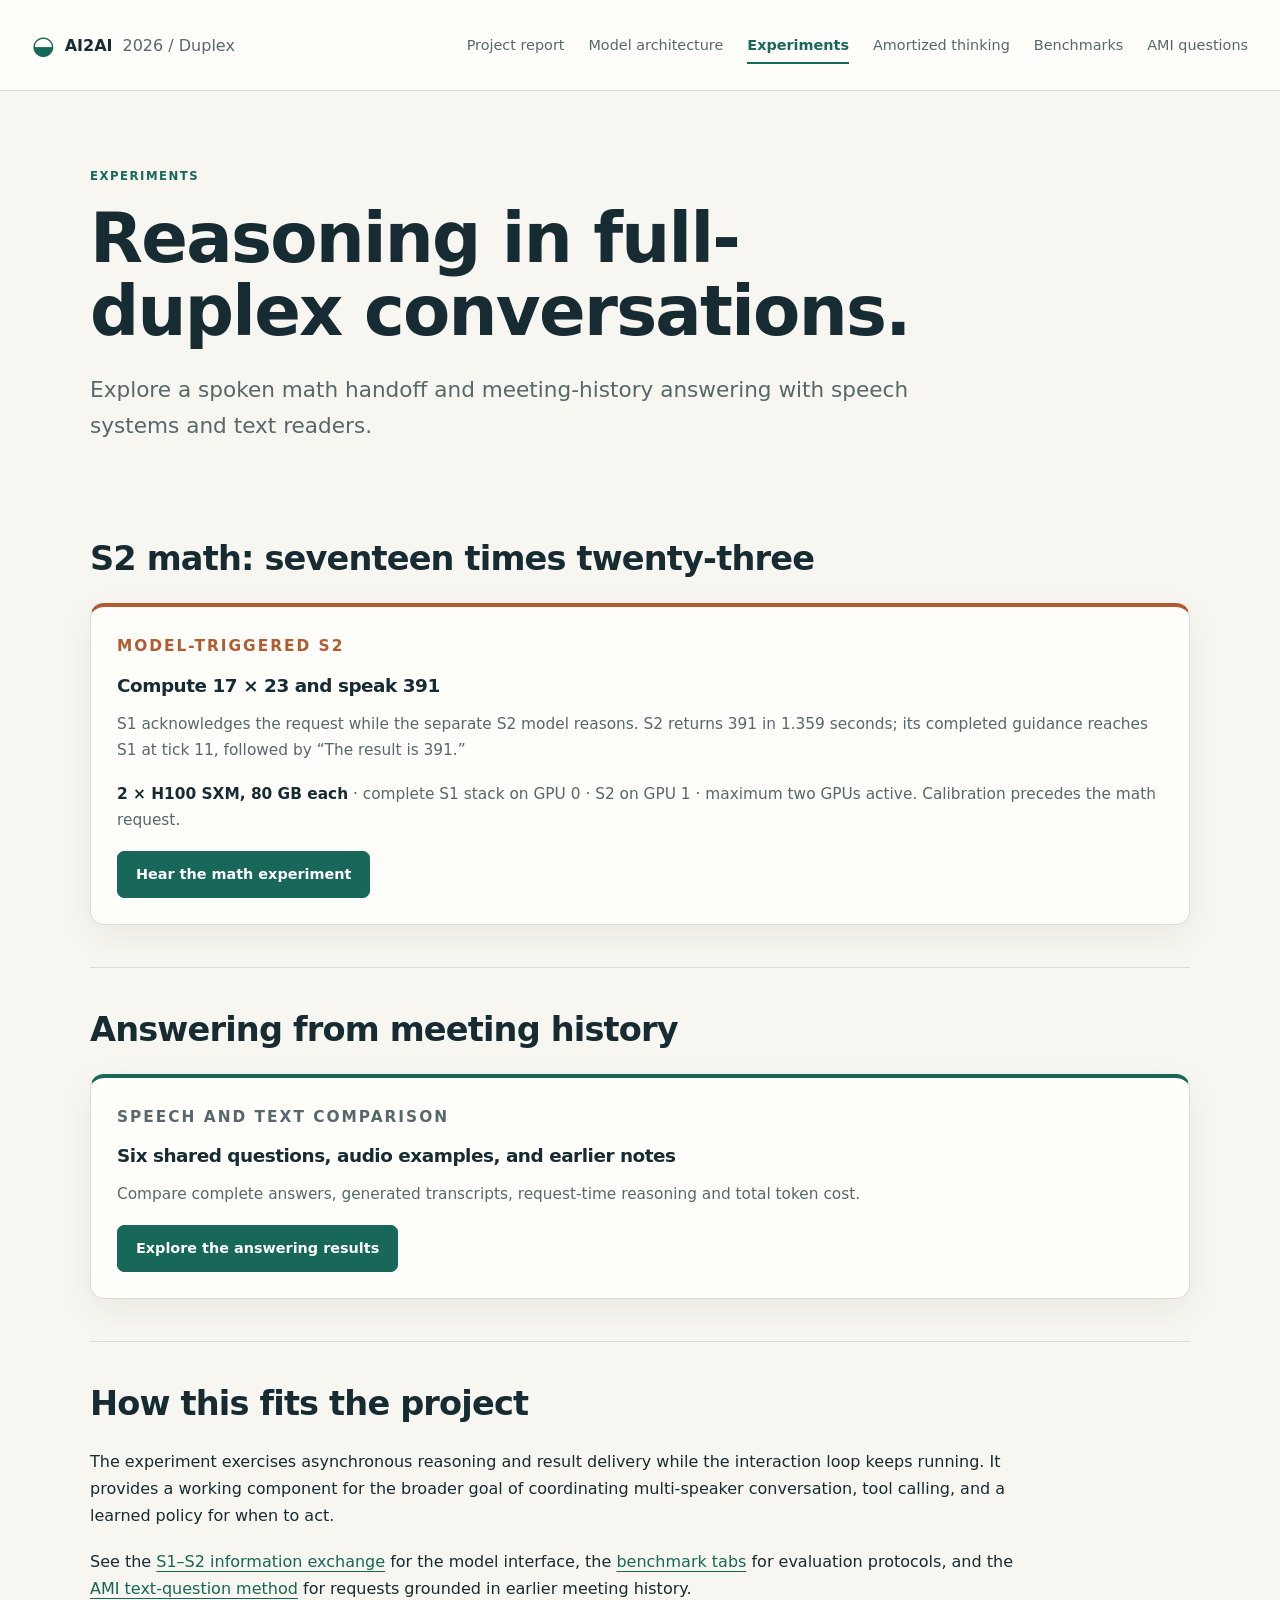
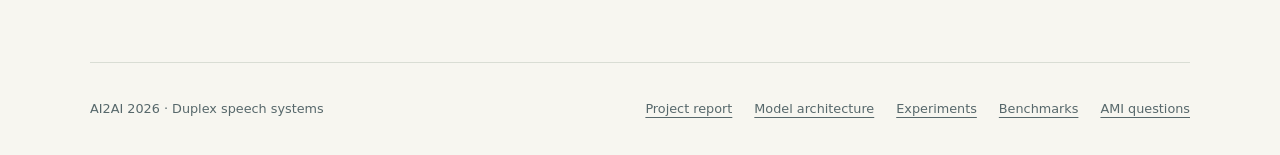
<file: reproduction.html>
<!doctype html><html lang="en"><head><meta charset="utf-8"><meta name="viewport" content="width=device-width, initial-scale=1"><meta name="color-scheme" content="light dark"><meta name="description" content="Experiments on S2 math reasoning and meeting-history answering."><meta name="referrer" content="no-referrer"><title>Experiments · AI2AI 2026 Duplex</title><link rel="stylesheet" href="assets/release.css"></head><body><a class="skip-link" href="#main">Skip to content</a><header class="site-nav"><div class="nav-inner"><a class="brand" href="index.html"><span class="brand-mark" aria-hidden="true">◒</span> AI2AI <span>2026 / Duplex</span></a><nav class="nav-links" aria-label="Main navigation"><a href="index.html">Project report</a><a href="architecture.html">Model architecture</a><a href="reproduction.html" aria-current="page">Experiments</a><a href="amortized-thinking.html">Amortized thinking</a><a href="benchmarks.html">Benchmarks</a><a href="ami-questions.html">AMI questions</a></nav></div></header><main id="main" class="container"><header class="hero"><p class="eyebrow">Experiments</p><h1>Reasoning in full-duplex conversations.</h1><p class="lede">Explore a spoken math handoff and meeting-history answering with speech systems and text readers.</p></header><section class="section" id="math"><h2>S2 math: seventeen times twenty-three</h2><div class="card accent-s2"><p class="eyebrow">Model-triggered S2</p><h3>Compute 17 × 23 and speak 391</h3><p>S1 acknowledges the request while the separate S2 model reasons. S2 returns 391 in 1.359 seconds; its completed guidance reaches S1 at tick 11, followed by “The result is 391.”</p><p><strong>2 × H100 SXM, 80 GB each</strong> · complete S1 stack on GPU 0 · S2 on GPU 1 · maximum two GPUs active. Calibration precedes the math request.</p><a class="button primary" href="s2.html">Hear the math experiment</a></div></section><section class="section" id="meeting-answering"><h2>Answering from meeting history</h2><div class="card accent-s1"><p class="eyebrow">Speech and text comparison</p><h3>Six shared questions, audio examples, and earlier notes</h3><p>Compare complete answers, generated transcripts, request-time reasoning and total token cost.</p><a class="button primary" href="answering-results.html">Explore the answering results</a></div></section><section class="section" id="connection"><h2>How this fits the project</h2><p>The experiment exercises asynchronous reasoning and result delivery while the interaction loop keeps running. It provides a working component for the broader goal of coordinating multi-speaker conversation, tool calling, and a learned policy for when to act.</p><p>See the <a href="architecture.html#exchange">S1–S2 information exchange</a> for the model interface, the <a href="benchmarks.html">benchmark tabs</a> for evaluation protocols, and the <a href="ami-questions.html">AMI text-question method</a> for requests grounded in earlier meeting history.</p></section></main><footer class="container site-footer"><p>AI2AI 2026 · Duplex speech systems</p><a href="index.html">Project report</a><a href="architecture.html">Model architecture</a><a href="reproduction.html">Experiments</a><a href="benchmarks.html">Benchmarks</a><a href="ami-questions.html">AMI questions</a></footer><script src="assets/release.js" defer></script></body></html>
</file>
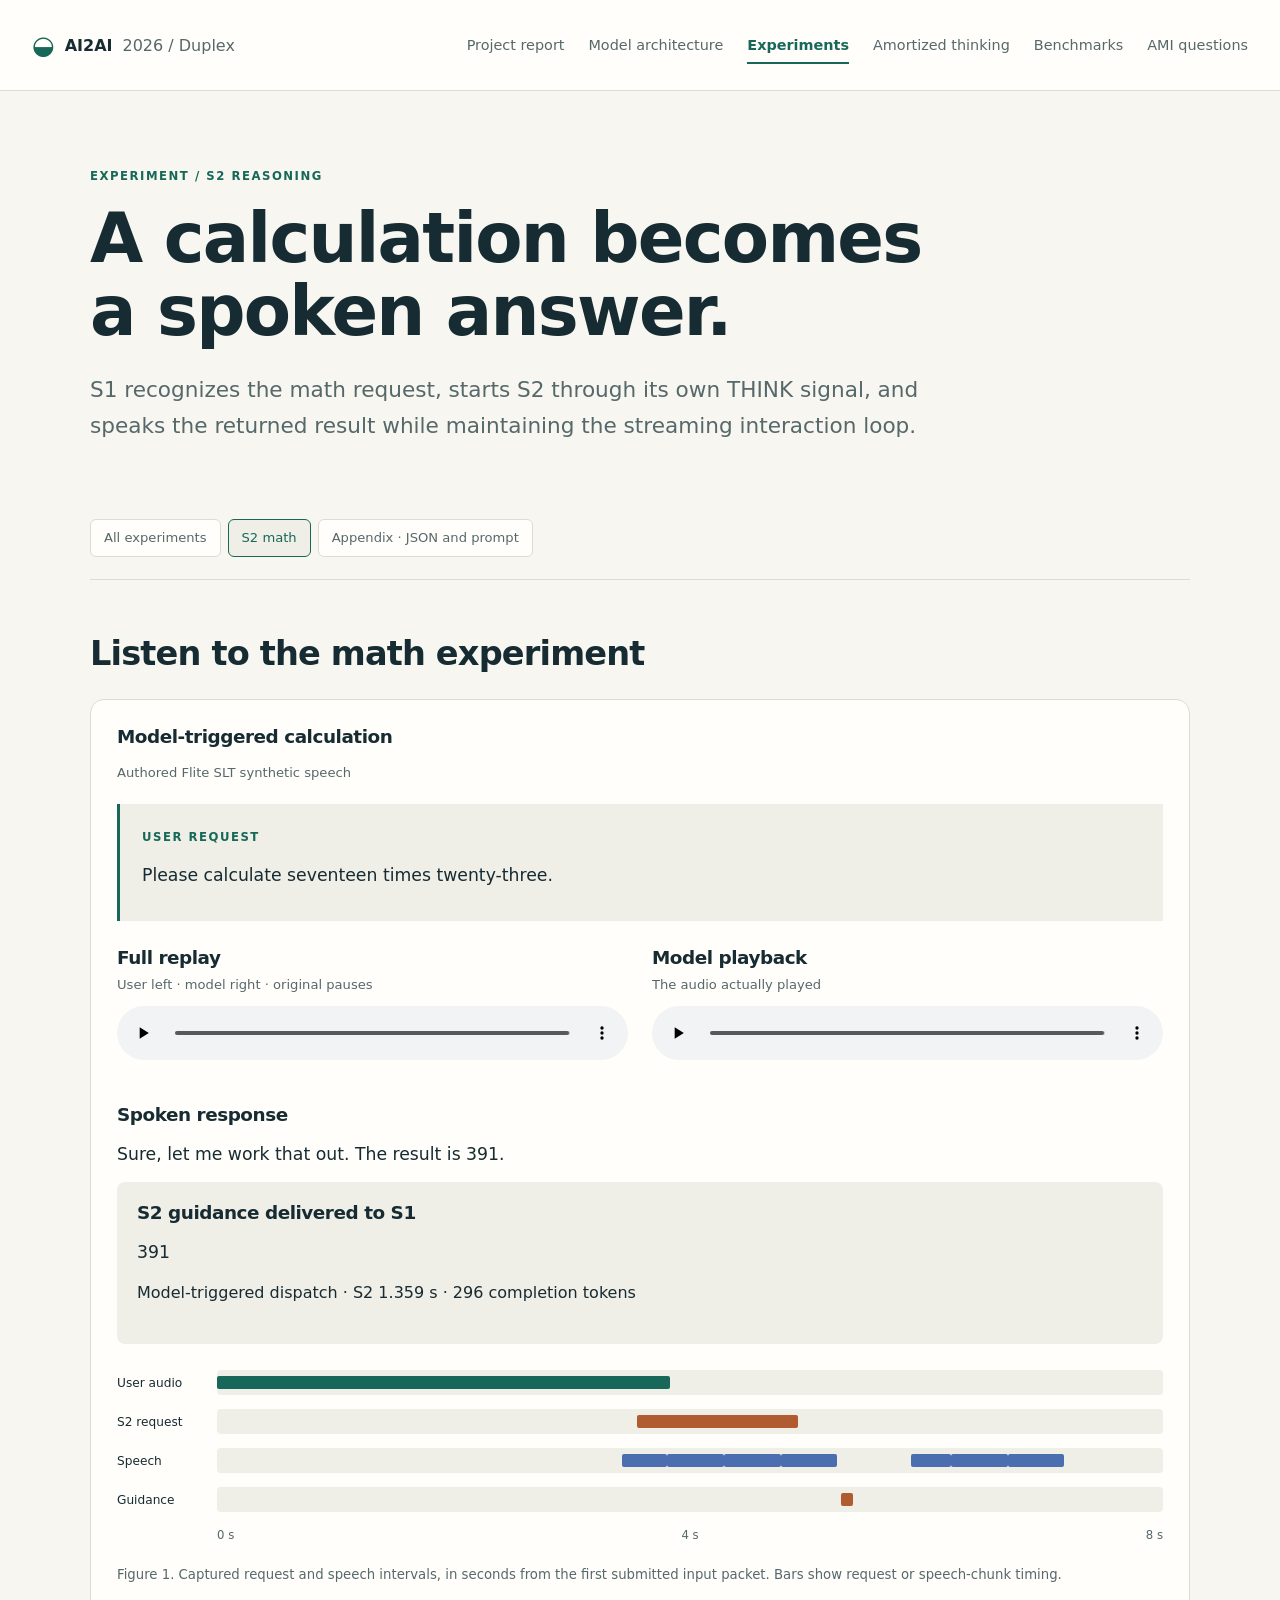
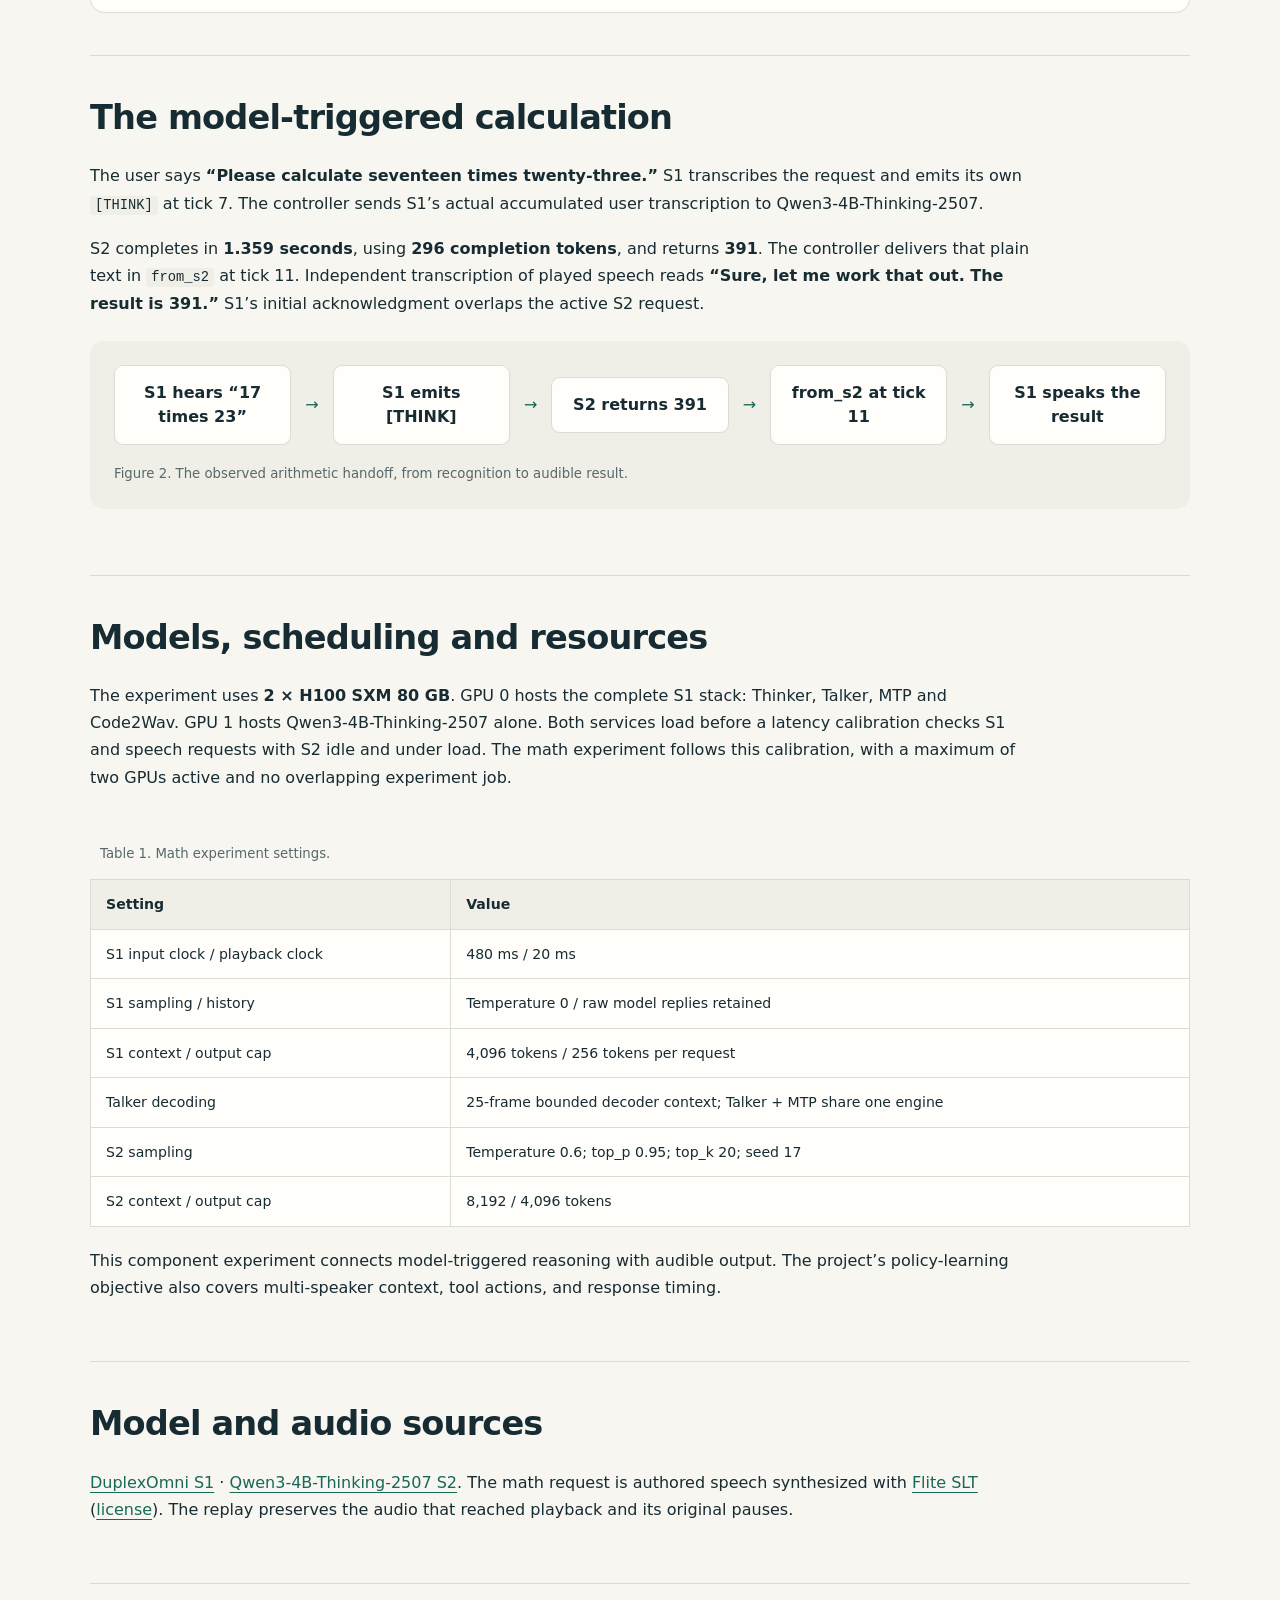
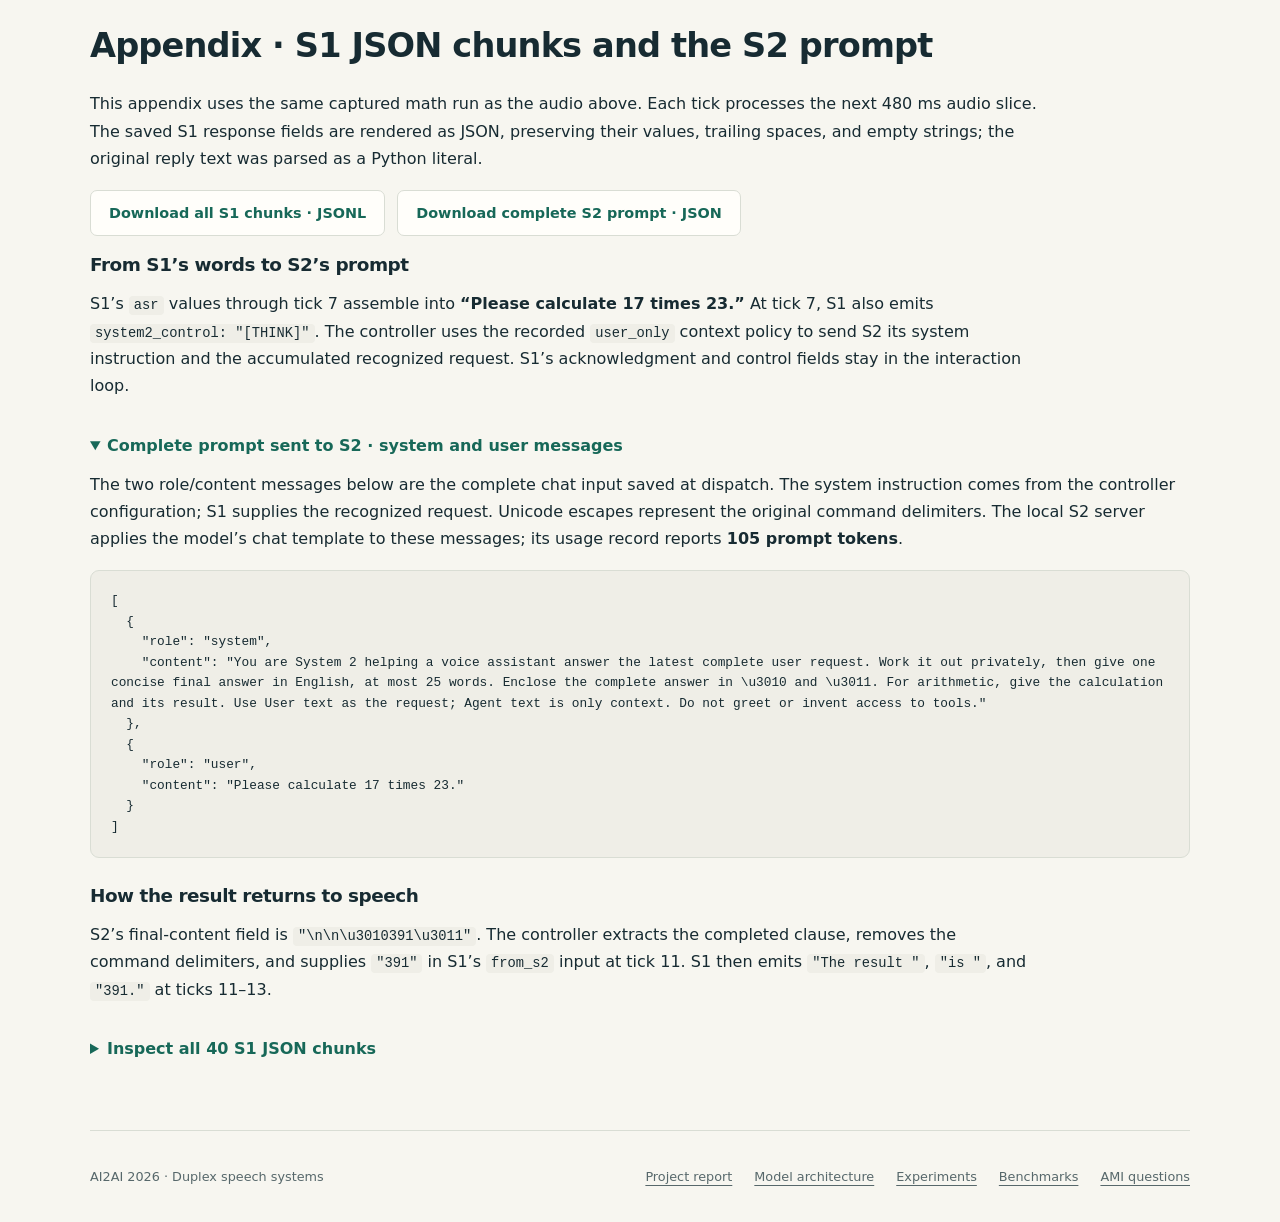
<file: s2.html>
<!doctype html><html lang="en"><head><meta charset="utf-8"><meta name="viewport" content="width=device-width, initial-scale=1"><meta name="color-scheme" content="light dark"><meta name="description" content="A model-triggered S2 calculation returns 391 and becomes audible speech."><meta name="referrer" content="no-referrer"><title>S2 math experiment · AI2AI 2026 Duplex</title><link rel="stylesheet" href="assets/release.css"><style>#appendix .handoff-tick td{background:var(--surface-2)}#appendix td:last-child{min-width:330px}#appendix td:first-child{font-weight:700}</style></head><body><a class="skip-link" href="#main">Skip to content</a><header class="site-nav"><div class="nav-inner"><a class="brand" href="index.html"><span class="brand-mark" aria-hidden="true">◒</span> AI2AI <span>2026 / Duplex</span></a><nav class="nav-links" aria-label="Main navigation"><a href="index.html">Project report</a><a href="architecture.html">Model architecture</a><a href="reproduction.html" aria-current="page">Experiments</a><a href="amortized-thinking.html">Amortized thinking</a><a href="benchmarks.html">Benchmarks</a><a href="ami-questions.html">AMI questions</a></nav></div></header><main id="main" class="container"><header class="hero"><p class="eyebrow">Experiment / S2 reasoning</p><h1>A calculation becomes a spoken answer.</h1><p class="lede">S1 recognizes the math request, starts S2 through its own THINK signal, and speaks the returned result while maintaining the streaming interaction loop.</p></header><nav class="review-tabs" aria-label="Experiment pages"><a href="reproduction.html">All experiments</a><a href="s2.html" aria-current="page">S2 math</a><a href="#appendix">Appendix · JSON and prompt</a></nav><section class="section" id="listen"><h2>Listen to the math experiment</h2><div class="example-player" data-example-player="s2" data-examples="data/s2-examples.json"><h3>Model-triggered calculation</h3><p class="example-source meta">Authored Flite SLT synthetic speech</p><div class="question-box"><span class="eyebrow">User request</span><blockquote class="example-question">Please calculate seventeen times twenty-three.</blockquote></div><div class="audio-grid"><div><h3>Full replay</h3><p class="meta">User left · model right · original pauses</p><audio class="conversation-audio" controls preload="metadata" src="assets/reproduction/s2-r02d-conversation.flac"></audio></div><div><h3>Model playback</h3><p class="meta">The audio actually played</p><audio class="model-audio" controls preload="metadata" src="assets/reproduction/s2-r02d-played.flac"></audio></div></div><h3>Spoken response</h3><blockquote class="example-answer">Sure, let me work that out. The result is 391.</blockquote><div class="guidance-panel"><h3>S2 guidance delivered to S1</h3><blockquote class="example-guidance">391</blockquote><p class="example-detail"></p></div><figure class="timing-figure"><div class="example-timeline"></div><figcaption>Figure 1. Captured request and speech intervals, in seconds from the first submitted input packet. Bars show request or speech-chunk timing.</figcaption></figure></div></section><section class="section" id="arithmetic"><h2>The model-triggered calculation</h2><p>The user says <strong>“Please calculate seventeen times twenty-three.”</strong> S1 transcribes the request and emits its own <code>[THINK]</code> at tick 7. The controller sends S1’s actual accumulated user transcription to Qwen3-4B-Thinking-2507.</p><p>S2 completes in <strong>1.359 seconds</strong>, using <strong>296 completion tokens</strong>, and returns <strong>391</strong>. The controller delivers that plain text in <code>from_s2</code> at tick 11. Independent transcription of played speech reads <strong>“Sure, let me work that out. The result is 391.”</strong> S1’s initial acknowledgment overlaps the active S2 request.</p><figure class="flow-figure"><div class="flow"><div class="flow-node">S1 hears “17 times 23”</div><span class="arrow" aria-hidden="true">→</span><div class="flow-node">S1 emits [THINK]</div><span class="arrow" aria-hidden="true">→</span><div class="flow-node">S2 returns 391</div><span class="arrow" aria-hidden="true">→</span><div class="flow-node">from_s2 at tick 11</div><span class="arrow" aria-hidden="true">→</span><div class="flow-node">S1 speaks the result</div></div><figcaption>Figure 2. The observed arithmetic handoff, from recognition to audible result.</figcaption></figure></section><section class="section" id="setup"><h2>Models, scheduling and resources</h2><p>The experiment uses <strong>2 × H100 SXM 80 GB</strong>. GPU 0 hosts the complete S1 stack: Thinker, Talker, MTP and Code2Wav. GPU 1 hosts Qwen3-4B-Thinking-2507 alone. Both services load before a latency calibration checks S1 and speech requests with S2 idle and under load. The math experiment follows this calibration, with a maximum of two GPUs active and no overlapping experiment job.</p><div class="table-wrap"><table><caption>Table 1. Math experiment settings.</caption><thead><tr><th scope="col">Setting</th><th scope="col">Value</th></tr></thead><tbody><tr><td>S1 input clock / playback clock</td><td>480 ms / 20 ms</td></tr><tr><td>S1 sampling / history</td><td>Temperature 0 / raw model replies retained</td></tr><tr><td>S1 context / output cap</td><td>4,096 tokens / 256 tokens per request</td></tr><tr><td>Talker decoding</td><td>25-frame bounded decoder context; Talker + MTP share one engine</td></tr><tr><td>S2 sampling</td><td>Temperature 0.6; top_p 0.95; top_k 20; seed 17</td></tr><tr><td>S2 context / output cap</td><td>8,192 / 4,096 tokens</td></tr></tbody></table></div><p>This component experiment connects model-triggered reasoning with audible output. The project’s policy-learning objective also covers multi-speaker context, tool actions, and response timing.</p></section><section class="section" id="sources"><h2>Model and audio sources</h2><p><a href="https://huggingface.co/MuyeHuang/DuplexOmni">DuplexOmni S1</a> · <a href="https://huggingface.co/Qwen/Qwen3-4B-Thinking-2507">Qwen3-4B-Thinking-2507 S2</a>. The math request is authored speech synthesized with <a href="https://github.com/festvox/flite/tree/v2.2">Flite SLT</a> (<a href="licenses/flite.txt">license</a>). The replay preserves the audio that reached playback and its original pauses.</p></section><section class="section" id="appendix"><h2>Appendix · S1 JSON chunks and the S2 prompt</h2><p>This appendix uses the same captured math run as the audio above. Each tick processes the next 480 ms audio slice. The saved S1 response fields are rendered as JSON, preserving their values, trailing spaces, and empty strings; the original reply text was parsed as a Python literal.</p><div class="button-row"><a class="button" href="data/math-s1-chunks.jsonl" download>Download all S1 chunks · JSONL</a><a class="button" href="data/math-s2-prompt.json" download>Download complete S2 prompt · JSON</a></div><h3>From S1’s words to S2’s prompt</h3><p>S1’s <code>asr</code> values through tick 7 assemble into <strong>“Please calculate 17 times 23.”</strong> At tick 7, S1 also emits <code>system2_control: "[THINK]"</code>. The controller uses the recorded <code>user_only</code> context policy to send S2 its system instruction and the accumulated recognized request. S1’s acknowledgment and control fields stay in the interaction loop.</p><details id="s2-prompt" open><summary>Complete prompt sent to S2 · system and user messages</summary><p>The two role/content messages below are the complete chat input saved at dispatch. The system instruction comes from the controller configuration; S1 supplies the recognized request. Unicode escapes represent the original command delimiters. The local S2 server applies the model’s chat template to these messages; its usage record reports <strong>105 prompt tokens</strong>.</p><pre id="math-s2-prompt">[
  {
    &quot;role&quot;: &quot;system&quot;,
    &quot;content&quot;: &quot;You are System 2 helping a voice assistant answer the latest complete user request. Work it out privately, then give one concise final answer in English, at most 25 words. Enclose the complete answer in \u3010 and \u3011. For arithmetic, give the calculation and its result. Use User text as the request; Agent text is only context. Do not greet or invent access to tools.&quot;
  },
  {
    &quot;role&quot;: &quot;user&quot;,
    &quot;content&quot;: &quot;Please calculate 17 times 23.&quot;
  }
]</pre></details><h3>How the result returns to speech</h3><p>S2’s final-content field is <code>&quot;\n\n\u3010391\u3011&quot;</code>. The controller extracts the completed clause, removes the command delimiters, and supplies <code>"391"</code> in S1’s <code>from_s2</code> input at tick 11. S1 then emits <code>"The result "</code>, <code>"is "</code>, and <code>"391."</code> at ticks 11–13.</p><details id="s1-chunks"><summary>Inspect all 40 S1 JSON chunks</summary><div class="table-wrap"><table><caption>Table 2. All 40 S1 responses. Tick indices are zero-based. Start times are measured seconds from the first submitted input packet; from_s2 is an input to S1, and the JSON column contains S1’s output fields.</caption><thead><tr><th scope="col">Tick</th><th scope="col">S1 request start (s)</th><th scope="col">from_s2 input</th><th scope="col">S1 response fields</th></tr></thead><tbody><tr class="s1-chunk-record" data-chunk="0"><td>0</td><td>0.000</td><td><code>""</code></td><td><pre>{
  "tts_control": "",
  "system2_control": "",
  "asr": "",
  "tts": ""
}</pre></td></tr><tr class="s1-chunk-record" data-chunk="1"><td>1</td><td>0.481</td><td><code>""</code></td><td><pre>{
  "asr": "Please ",
  "tts": "",
  "tts_control": "",
  "system2_control": ""
}</pre></td></tr><tr class="s1-chunk-record" data-chunk="2"><td>2</td><td>0.961</td><td><code>""</code></td><td><pre>{
  "asr": "",
  "tts": "",
  "tts_control": "",
  "system2_control": ""
}</pre></td></tr><tr class="s1-chunk-record" data-chunk="3"><td>3</td><td>1.441</td><td><code>""</code></td><td><pre>{
  "asr": "calculate ",
  "tts": "",
  "tts_control": "",
  "system2_control": ""
}</pre></td></tr><tr class="s1-chunk-record" data-chunk="4"><td>4</td><td>1.921</td><td><code>""</code></td><td><pre>{
  "asr": "17 ",
  "tts": "",
  "tts_control": "",
  "system2_control": ""
}</pre></td></tr><tr class="s1-chunk-record" data-chunk="5"><td>5</td><td>2.401</td><td><code>""</code></td><td><pre>{
  "asr": "times ",
  "tts": "",
  "tts_control": "",
  "system2_control": ""
}</pre></td></tr><tr class="s1-chunk-record" data-chunk="6"><td>6</td><td>2.880</td><td><code>""</code></td><td><pre>{
  "asr": "23.",
  "tts": "Sure, ",
  "tts_control": "",
  "system2_control": ""
}</pre></td></tr><tr class="s1-chunk-record handoff-tick" data-chunk="7"><td>7</td><td>3.361</td><td><code>""</code></td><td><pre>{
  "asr": "",
  "tts": "let ",
  "tts_control": "",
  "system2_control": "[THINK]"
}</pre></td></tr><tr class="s1-chunk-record" data-chunk="8"><td>8</td><td>3.841</td><td><code>""</code></td><td><pre>{
  "asr": "",
  "tts": "me work ",
  "tts_control": "",
  "system2_control": ""
}</pre></td></tr><tr class="s1-chunk-record" data-chunk="9"><td>9</td><td>4.321</td><td><code>""</code></td><td><pre>{
  "asr": "",
  "tts": "that out.",
  "tts_control": "",
  "system2_control": ""
}</pre></td></tr><tr class="s1-chunk-record" data-chunk="10"><td>10</td><td>4.800</td><td><code>""</code></td><td><pre>{
  "asr": "",
  "tts": "",
  "tts_control": "",
  "system2_control": ""
}</pre></td></tr><tr class="s1-chunk-record handoff-tick" data-chunk="11"><td>11</td><td>5.281</td><td><code>"391"</code></td><td><pre>{
  "asr": "",
  "tts": "The result ",
  "tts_control": "",
  "system2_control": ""
}</pre></td></tr><tr class="s1-chunk-record" data-chunk="12"><td>12</td><td>5.761</td><td><code>""</code></td><td><pre>{
  "asr": "",
  "tts": "is ",
  "tts_control": "",
  "system2_control": ""
}</pre></td></tr><tr class="s1-chunk-record" data-chunk="13"><td>13</td><td>6.241</td><td><code>""</code></td><td><pre>{
  "asr": "",
  "tts": "391.",
  "tts_control": "",
  "system2_control": ""
}</pre></td></tr><tr class="s1-chunk-record" data-chunk="14"><td>14</td><td>6.721</td><td><code>""</code></td><td><pre>{
  "asr": "",
  "tts": "",
  "tts_control": "",
  "system2_control": ""
}</pre></td></tr><tr class="s1-chunk-record" data-chunk="15"><td>15</td><td>7.201</td><td><code>""</code></td><td><pre>{
  "asr": "",
  "tts": "",
  "tts_control": "",
  "system2_control": ""
}</pre></td></tr><tr class="s1-chunk-record" data-chunk="16"><td>16</td><td>7.681</td><td><code>""</code></td><td><pre>{
  "asr": "",
  "tts": "",
  "tts_control": "",
  "system2_control": ""
}</pre></td></tr><tr class="s1-chunk-record" data-chunk="17"><td>17</td><td>8.161</td><td><code>""</code></td><td><pre>{
  "asr": "",
  "tts": "",
  "tts_control": "",
  "system2_control": ""
}</pre></td></tr><tr class="s1-chunk-record" data-chunk="18"><td>18</td><td>8.641</td><td><code>""</code></td><td><pre>{
  "asr": "",
  "tts": "",
  "tts_control": "",
  "system2_control": ""
}</pre></td></tr><tr class="s1-chunk-record" data-chunk="19"><td>19</td><td>9.121</td><td><code>""</code></td><td><pre>{
  "asr": "",
  "tts": "",
  "tts_control": "",
  "system2_control": ""
}</pre></td></tr><tr class="s1-chunk-record" data-chunk="20"><td>20</td><td>9.600</td><td><code>""</code></td><td><pre>{
  "asr": "",
  "tts": "",
  "tts_control": "",
  "system2_control": ""
}</pre></td></tr><tr class="s1-chunk-record" data-chunk="21"><td>21</td><td>10.080</td><td><code>""</code></td><td><pre>{
  "asr": "",
  "tts": "",
  "tts_control": "",
  "system2_control": ""
}</pre></td></tr><tr class="s1-chunk-record" data-chunk="22"><td>22</td><td>10.561</td><td><code>""</code></td><td><pre>{
  "asr": "",
  "tts": "",
  "tts_control": "",
  "system2_control": ""
}</pre></td></tr><tr class="s1-chunk-record" data-chunk="23"><td>23</td><td>11.041</td><td><code>""</code></td><td><pre>{
  "asr": "",
  "tts": "",
  "tts_control": "",
  "system2_control": ""
}</pre></td></tr><tr class="s1-chunk-record" data-chunk="24"><td>24</td><td>11.521</td><td><code>""</code></td><td><pre>{
  "asr": "",
  "tts": "",
  "tts_control": "",
  "system2_control": ""
}</pre></td></tr><tr class="s1-chunk-record" data-chunk="25"><td>25</td><td>12.001</td><td><code>""</code></td><td><pre>{
  "asr": "",
  "tts": "",
  "tts_control": "",
  "system2_control": ""
}</pre></td></tr><tr class="s1-chunk-record" data-chunk="26"><td>26</td><td>12.481</td><td><code>""</code></td><td><pre>{
  "asr": "",
  "tts": "",
  "tts_control": "",
  "system2_control": ""
}</pre></td></tr><tr class="s1-chunk-record" data-chunk="27"><td>27</td><td>12.960</td><td><code>""</code></td><td><pre>{
  "asr": "",
  "tts": "",
  "tts_control": "",
  "system2_control": ""
}</pre></td></tr><tr class="s1-chunk-record" data-chunk="28"><td>28</td><td>13.441</td><td><code>""</code></td><td><pre>{
  "asr": "",
  "tts": "",
  "tts_control": "",
  "system2_control": ""
}</pre></td></tr><tr class="s1-chunk-record" data-chunk="29"><td>29</td><td>13.920</td><td><code>""</code></td><td><pre>{
  "asr": "",
  "tts": "",
  "tts_control": "",
  "system2_control": ""
}</pre></td></tr><tr class="s1-chunk-record" data-chunk="30"><td>30</td><td>14.401</td><td><code>""</code></td><td><pre>{
  "asr": "",
  "tts": "",
  "tts_control": "",
  "system2_control": ""
}</pre></td></tr><tr class="s1-chunk-record" data-chunk="31"><td>31</td><td>14.881</td><td><code>""</code></td><td><pre>{
  "asr": "",
  "tts": "",
  "tts_control": "",
  "system2_control": ""
}</pre></td></tr><tr class="s1-chunk-record" data-chunk="32"><td>32</td><td>15.361</td><td><code>""</code></td><td><pre>{
  "asr": "",
  "tts": "",
  "tts_control": "",
  "system2_control": ""
}</pre></td></tr><tr class="s1-chunk-record" data-chunk="33"><td>33</td><td>15.840</td><td><code>""</code></td><td><pre>{
  "asr": "",
  "tts": "",
  "tts_control": "",
  "system2_control": ""
}</pre></td></tr><tr class="s1-chunk-record" data-chunk="34"><td>34</td><td>16.321</td><td><code>""</code></td><td><pre>{
  "asr": "",
  "tts": "",
  "tts_control": "",
  "system2_control": ""
}</pre></td></tr><tr class="s1-chunk-record" data-chunk="35"><td>35</td><td>16.800</td><td><code>""</code></td><td><pre>{
  "asr": "",
  "tts": "",
  "tts_control": "",
  "system2_control": ""
}</pre></td></tr><tr class="s1-chunk-record" data-chunk="36"><td>36</td><td>17.281</td><td><code>""</code></td><td><pre>{
  "asr": "",
  "tts": "",
  "tts_control": "",
  "system2_control": ""
}</pre></td></tr><tr class="s1-chunk-record" data-chunk="37"><td>37</td><td>17.761</td><td><code>""</code></td><td><pre>{
  "asr": "",
  "tts": "",
  "tts_control": "",
  "system2_control": ""
}</pre></td></tr><tr class="s1-chunk-record" data-chunk="38"><td>38</td><td>18.241</td><td><code>""</code></td><td><pre>{
  "asr": "",
  "tts": "",
  "tts_control": "",
  "system2_control": ""
}</pre></td></tr><tr class="s1-chunk-record" data-chunk="39"><td>39</td><td>18.721</td><td><code>""</code></td><td><pre>{
  "asr": "",
  "tts": "",
  "tts_control": "",
  "system2_control": ""
}</pre></td></tr></tbody></table></div></details></section></main><footer class="container site-footer"><p>AI2AI 2026 · Duplex speech systems</p><a href="index.html">Project report</a><a href="architecture.html">Model architecture</a><a href="reproduction.html">Experiments</a><a href="benchmarks.html">Benchmarks</a><a href="ami-questions.html">AMI questions</a></footer><script src="assets/release.js" defer></script></body></html>
</file>
<file: assets/release.css>
:root{color-scheme:light dark;--bg:#f7f6f0;--surface:#fffefa;--surface-2:#efeee7;--text:#172b32;--muted:#57686b;--border:#d9ddd4;--accent:#176858;--accent-2:#b05b30;--shadow:0 12px 36px #203e3210;font-family:Inter,ui-sans-serif,system-ui,-apple-system,BlinkMacSystemFont,"Segoe UI",sans-serif;line-height:1.7;font-size:16px}
*{box-sizing:border-box}html{scroll-behavior:smooth;scroll-padding-top:24px}body{margin:0;background:var(--bg);color:var(--text)}a{color:var(--accent);text-underline-offset:4px}a:hover{color:var(--accent-2)}p{margin:0 0 18px}h1,h2,h3,h4{line-height:1.2;letter-spacing:-.025em;text-wrap:balance}h1{font-size:clamp(2.35rem,5.5vw,4.3rem);max-width:850px;font-weight:650;margin:12px 0 24px;line-height:1.06}h2{font-size:clamp(1.55rem,3vw,2.1rem);margin:0 0 24px;font-weight:640}h3{font-size:1.15rem;margin:0 0 14px}h4{font-size:1rem}small{font-size:.8em;color:var(--muted)}.container{width:min(1100px,calc(100% - 64px));margin:auto}.site-nav{border-bottom:1px solid var(--border);background:var(--surface)}.nav-inner{max-width:1370px;margin:auto;padding:23px 32px;display:flex;align-items:center;justify-content:space-between;gap:24px}.brand{display:flex;align-items:center;gap:10px;color:var(--text);font-weight:750;text-decoration:none;white-space:nowrap}.brand>span:last-child{font-weight:450;color:var(--muted)}.brand-mark{font-size:26px;color:var(--accent)}.nav-links{display:flex;gap:24px;flex-wrap:wrap}.nav-links a{text-decoration:none;font-size:.9rem;color:var(--muted);padding:5px 0}.nav-links a[aria-current]{color:var(--accent);box-shadow:0 2px var(--accent);font-weight:650}.hero{padding:76px 0 36px}.eyebrow{text-transform:uppercase;letter-spacing:.13em;font-size:.73rem;font-weight:700;color:var(--accent);margin:0 0 15px}.lede{font-size:clamp(1.1rem,2.2vw,1.35rem);color:var(--muted);max-width:850px;line-height:1.65}.section{padding:42px 0;border-bottom:1px solid var(--border);scroll-margin-top:24px}.section>p,.section-intro{max-width:950px}.card-grid{display:grid;grid-template-columns:repeat(3,minmax(0,1fr));gap:22px}.card-grid.two{grid-template-columns:repeat(2,minmax(0,1fr))}.card{background:var(--surface);border:1px solid var(--border);border-radius:14px;padding:26px;min-width:0;box-shadow:var(--shadow)}.card p:last-child{margin-bottom:0}.card h2{font-size:1.5rem}.card h3 a{text-decoration:none}.card p{font-size:.96rem;color:var(--muted)}.card strong{color:var(--text)}.accent-s1{border-top:4px solid var(--accent)}.accent-s2{border-top:4px solid var(--accent-2)}.accent-s2 .eyebrow{color:var(--accent-2)}.flow-figure{background:var(--surface-2);padding:24px;border-radius:14px;margin:24px 0}.flow{display:flex;align-items:center;justify-content:center;gap:14px;flex-wrap:wrap}.flow-node{flex:1;min-width:135px;border:1px solid var(--border);border-radius:9px;background:var(--surface);padding:15px;text-align:center;line-height:1.5;font-weight:650}.flow-node a{color:inherit;text-decoration:none}.arrow{color:var(--accent)}figcaption{font-size:.83rem;color:var(--muted);line-height:1.65;margin-top:18px}figure{margin:26px 0}figure img{max-width:100%;height:auto;display:block}.paper-figure{padding:18px;border:1px solid var(--border);background:var(--surface);border-radius:12px}.exchange{display:grid;grid-template-columns:1fr auto 1fr;gap:22px;align-items:center;margin:24px 0}.exchange-box{padding:26px;border:1px solid var(--border);border-top:4px solid var(--accent);background:var(--surface);border-radius:12px}.exchange-box.s2{border-top-color:var(--accent-2)}.exchange-box.s2 .eyebrow{color:var(--accent-2)}.exchange-arrows{font-size:2.2rem;color:var(--accent)}.steps{padding-left:24px}.steps li{padding-left:8px;margin:18px 0}.table-wrap,[class*="-scroll"]{overflow-x:auto;max-width:100%}table{border-collapse:collapse;width:100%;font-size:.88rem;margin:20px 0;background:var(--surface)}caption{text-align:left;font-size:.83rem;color:var(--muted);padding:14px 10px}th,td{padding:13px 15px;border:1px solid var(--border);text-align:left;vertical-align:top;line-height:1.6}th{font-weight:650;background:var(--surface-2)}.table-wrap table{min-width:640px}.table-wrap th,.table-wrap td{min-width:125px}table a{overflow-wrap:anywhere}code{font-family:ui-monospace,SFMono-Regular,Consolas,monospace;font-size:.86em;padding:2px 5px;border-radius:4px;background:var(--surface-2);overflow-wrap:anywhere}pre{background:var(--surface-2);padding:20px;border:1px solid var(--border);border-radius:9px;font-size:.8rem;line-height:1.6;white-space:pre-wrap;overflow-wrap:anywhere;max-width:100%;overflow:auto}.button-row{display:flex;gap:12px;flex-wrap:wrap;margin:0 0 18px}.button{display:inline-block;padding:10px 18px;background:var(--surface);border:1px solid var(--border);border-radius:7px;font-size:.9rem;text-decoration:none;font-weight:650;cursor:pointer}.button.primary{background:var(--accent);color:#fff;border-color:var(--accent)}.review-tabs{display:flex;gap:7px;flex-wrap:wrap;padding:22px 0;border-bottom:1px solid var(--border);margin-bottom:12px}.review-tabs a{font-size:.82rem;padding:7px 13px;border:1px solid var(--border);border-radius:6px;text-decoration:none;background:var(--surface);color:var(--muted)}.review-tabs a[aria-current]{color:var(--accent);border-color:var(--accent);background:var(--surface-2)}.meta,.cap,.scroll-note{font-size:.82rem;color:var(--muted)}.tag{display:inline-block;font-size:.72rem;font-weight:700;border:1px solid var(--border);border-radius:5px;padding:3px 9px;color:var(--accent);margin:0 0 16px}.stat-grid{display:grid;grid-template-columns:repeat(4,minmax(0,1fr));gap:14px;margin:22px 0}.stat{padding:20px;border:1px solid var(--border);border-radius:10px;background:var(--surface)}.stat strong{display:block;font-size:1.65rem}.stat span{font-size:.8rem;color:var(--muted)}details{padding:14px 0;max-width:100%}summary{font-weight:600;color:var(--accent);cursor:pointer;margin-bottom:12px}details p{margin-top:12px}.callout{padding:22px;border-left:3px solid var(--accent);background:var(--surface-2);border-radius:0 8px 8px 0;margin:22px 0}.callout.amber{border-color:var(--accent-2)}.callout h3{font-size:1rem}.callout p:last-child{margin-bottom:0}.skip-link{position:absolute;left:16px;top:-100px;background:var(--surface);z-index:10;padding:10px}.skip-link:focus{top:10px}.site-footer{padding-top:35px;padding-bottom:35px;display:flex;flex-wrap:wrap;gap:12px 22px;color:var(--muted);font-size:.8rem}.site-footer p{margin:0 auto 0 0}.site-footer a{color:var(--muted)}audio{width:100%;max-width:100%;margin:10px 0}.example-player{padding:26px;border:1px solid var(--border);border-radius:14px;background:var(--surface)}label{font-size:.85rem;font-weight:650;display:block}select{font:inherit;color:var(--text);background:var(--surface);border:1px solid var(--border);border-radius:6px;padding:10px;margin:0 0 12px 10px;max-width:100%}.question-box{border-left:3px solid var(--accent);background:var(--surface-2);padding:18px 22px;margin:20px 0}.question-box .eyebrow{margin-bottom:8px}blockquote{font-size:1.08rem;margin:12px 0;line-height:1.7}.audio-grid{display:grid;grid-template-columns:1fr 1fr;gap:24px;margin:26px 0}.audio-grid h3{margin-bottom:5px}.audio-grid p{margin-bottom:0}.guidance-panel{padding:20px;background:var(--surface-2);border-radius:8px}.guidance-panel[hidden]{display:none}.example-source{margin-top:5px}.timing-figure{margin-bottom:0}.example-timeline{display:grid;gap:14px}.timing-row{display:grid;grid-template-columns:90px 1fr;align-items:center;gap:10px;font-size:.76rem}.timing-track{height:25px;background:var(--surface-2);position:relative;border-radius:4px;overflow:hidden}.timing-bar{position:absolute;height:13px;top:6px;border-radius:2px;background:var(--accent)}.timing-bar.s2{background:var(--accent-2)}.timing-bar.speech{background:#4a6eaf}.timing-axis{display:flex;justify-content:space-between;margin-left:100px;color:var(--muted);font-size:.73rem}.module-grid{display:grid;grid-template-columns:repeat(3,minmax(0,1fr));gap:20px;list-style:none;padding:0;counter-reset:none}.module-grid .eyebrow{display:block}.question-list{display:grid;gap:20px}.question-card h3{font-size:1.12rem;line-height:1.55}.question-card details ul{padding-left:22px}.question-card details li{margin:18px 0}.question-card details p{margin-top:5px}.equation{overflow-x:auto;padding:16px;background:var(--surface-2);border-radius:8px}.benchmark-scope-scroll table{min-width:1000px}.benchmark-scope-note dl{display:grid;grid-template-columns:160px 1fr;gap:8px 18px}.benchmark-scope-note dt{font-weight:650}.benchmark-scope-note dd{margin:0}.benchmark-scope-note{margin:22px 0}.scope-yes{color:var(--accent)}.scope-partial{color:var(--accent-2)}.scope-no{color:var(--muted)}.benchmark-scope-details{font-size:.87rem}.scope-label{font-size:.8rem}.sub{display:block;color:var(--muted);font-size:.8rem}.inline-links{display:block;font-size:.78rem}.plot-scroll{overflow:auto}ul,ol{padding-left:24px}li{margin-bottom:8px}hr{border:0;border-top:1px solid var(--border);margin:32px 0}[hidden]{display:none!important}a:focus-visible,button:focus-visible,select:focus-visible,summary:focus-visible{outline:3px solid var(--accent-2);outline-offset:4px}
@media(prefers-color-scheme:dark){:root{--bg:#101c20;--surface:#17282d;--surface-2:#20353a;--text:#e5eee9;--muted:#a6bab6;--border:#355058;--accent:#88d6b9;--accent-2:#f2b188;--shadow:none}.button.primary{color:#10231e;background:#88d6b9}.timing-bar.speech{background:#8badeb}}
@media(max-width:1000px){.nav-inner{align-items:flex-start;flex-direction:column;gap:12px}.card-grid{grid-template-columns:repeat(2,minmax(0,1fr))}.module-grid{grid-template-columns:repeat(2,minmax(0,1fr))}.stat-grid{grid-template-columns:repeat(2,minmax(0,1fr))}}
@media(max-width:650px){.container{width:calc(100% - 36px)}.nav-inner{padding:18px}.brand{font-size:.9rem}.brand>span:last-child{font-size:.8rem}.nav-links{gap:16px}.nav-links a{font-size:.78rem}.hero{padding:42px 0 25px}.section{padding:30px 0}.card-grid,.card-grid.two,.module-grid,.audio-grid{grid-template-columns:1fr}.card,.exchange-box{padding:21px}.exchange{grid-template-columns:1fr;gap:12px}.exchange-arrows{transform:rotate(90deg);justify-self:center;line-height:1}.flow{gap:9px}.flow-node{min-width:145px}.arrow{display:none}.flow-figure{padding:17px}.example-player{padding:17px}.example-player select{display:block;width:100%;margin:7px 0 10px;font-size:.85rem}.benchmark-scope-note dl{grid-template-columns:1fr}.benchmark-scope-note dd{margin-bottom:10px}.stat-grid{gap:9px}.stat{padding:14px}.site-footer{gap:10px 16px}.site-footer p{flex-basis:100%}.timing-row{grid-template-columns:65px 1fr}.timing-axis{margin-left:75px}.question-box{padding:15px}blockquote{font-size:1rem}}
@media(prefers-reduced-motion:reduce){html{scroll-behavior:auto}}
</file>
<file: assets/amortized-thinking/presentation.css>
.thinking-presentation{padding-bottom:2rem}.thinking-presentation h1{max-width:1000px}.opening-findings{max-width:950px}.talk-tabs{position:relative}.control-row{display:flex;flex-wrap:wrap;gap:1rem 1.5rem;align-items:end;margin:1rem 0}.control-row label{flex:1;min-width:190px}.control-row select,.example-picker select{display:block;margin:.4rem 0;width:100%;min-height:44px}.setting-tabs{display:flex;flex-wrap:wrap;gap:.5rem;margin:1rem 0}.setting-button{font:inherit;font-size:.9rem;border:1px solid var(--border);border-radius:6px;background:var(--surface);color:var(--text);padding:.6rem .85rem;cursor:pointer}.setting-button[aria-pressed=true]{background:var(--accent);color:var(--bg);border-color:var(--accent)}.setting-contract{padding:1rem 1.25rem;border-left:3px solid var(--accent);background:var(--surface-2);margin:1rem 0}.setting-contract p:last-child{margin:0}.trace-view{padding:1.25rem;border:1px solid var(--border);border-radius:10px;background:var(--surface);margin:1rem 0}.trace-view pre,.writer-event pre{max-height:25rem}.trace-view h3{margin-top:.5rem}.trace-answer{padding:1rem 1.25rem;background:var(--surface-2);border-left:3px solid var(--accent);white-space:pre-wrap;overflow-wrap:anywhere;margin:1rem 0}.trace-metrics{font-size:.9rem;color:var(--muted)}.trace-study{font-size:.82rem;font-weight:650;color:var(--accent)}.audio-choice{border:1px solid var(--border);border-radius:9px;padding:1rem;margin:1rem 0;background:var(--surface)}.audio-choice h3{margin-bottom:.4rem}.audio-choice audio{display:block}.source-utterance{padding:.5rem 0;border-bottom:1px solid var(--border)}.source-utterance strong{font-size:.85rem}.example-title{font-size:1.3rem;line-height:1.5}.writer-event{border-top:1px solid var(--border);padding-top:1.25rem;margin-top:1.25rem}.writer-event h3{font-size:1.15rem}.talk-plot{overflow-x:auto;background:white;border-radius:8px}.talk-plot img{display:block;width:100%;min-width:700px}.thinking-presentation table th{white-space:normal}.thinking-presentation .table-wrap th,.thinking-presentation .table-wrap td{min-width:100px}.thinking-presentation .table-wrap table{min-width:760px}.loading-status{text-align:center;padding:.5rem}.trace-input-list{margin:.5rem 0;padding-left:1.3rem}.voice-grid{display:grid;grid-template-columns:repeat(3,minmax(0,1fr));gap:1rem}.voice-grid article{min-width:0}.voice-grid audio{width:100%}.inspect-prompt{margin:1rem 0}#present-controls{position:fixed;bottom:0;left:0;right:0;z-index:5;display:flex;gap:1rem;justify-content:center;align-items:center;padding:.8rem 1rem;border-top:1px solid var(--border);background:var(--surface)}#present-controls button{font:inherit;padding:.5rem 1rem;border:1px solid var(--border);border-radius:6px;background:var(--surface-2);color:var(--text);cursor:pointer}#present-controls span{font-size:.9rem}.presenting{--bg:#fff;--surface:#fff;--surface-2:#f1f4f3;--text:#172b32;--muted:#51646a;--border:#cdd6d4;--accent:#176858;--accent-2:#9d4d2b;font-size:20px}.presenting>.site-nav,.presenting .hero,.presenting .talk-tabs,.presenting>.site-footer{display:none}.presenting .thinking-presentation{width:min(1280px,calc(100% - 80px));padding-bottom:7rem}.presenting .talk-stage{border:0;padding:2rem 0;min-height:80vh}.presenting h2{font-size:clamp(1.8rem,3vw,2.5rem)}.presenting .flow-figure{margin:1.5rem 0}.presenting table{font-size:.85rem}.presenting .setting-button{font-size:.85rem}.presenting .trace-answer{font-size:1.05rem}.presenting .loading-status{display:none}@media(max-width:650px){.control-row{display:block}.control-row label{margin:1rem 0}.trace-view{padding:1rem}.voice-grid{grid-template-columns:1fr}.trace-view pre{font-size:.78rem}.presenting .thinking-presentation{width:calc(100% - 30px);padding-bottom:7rem}.presenting{font-size:18px}#present-controls{gap:.4rem;flex-wrap:wrap;padding:.5rem}#present-controls button{font-size:.8rem;padding:.5rem}#present-controls span{font-size:.75rem}.thinking-presentation .flow-node{min-width:200px}.talk-tabs{gap:.4rem}.talk-tabs a{font-size:.78rem}}@media print{.site-nav,.talk-tabs,.button-row,#present-controls,.setting-tabs,.control-row,.example-picker{display:none}.talk-stage{display:block!important;break-before:page}.thinking-presentation{width:100%}.trace-view pre{max-height:none}.talk-plot img{min-width:0}details{display:block}}
.thinking-presentation .asset-label{font-size:.86rem;color:var(--muted);line-height:1.6;margin-top:1.5rem;margin-bottom:.5rem}.thinking-presentation .table-wrap{margin-top:.5rem}
</file>
